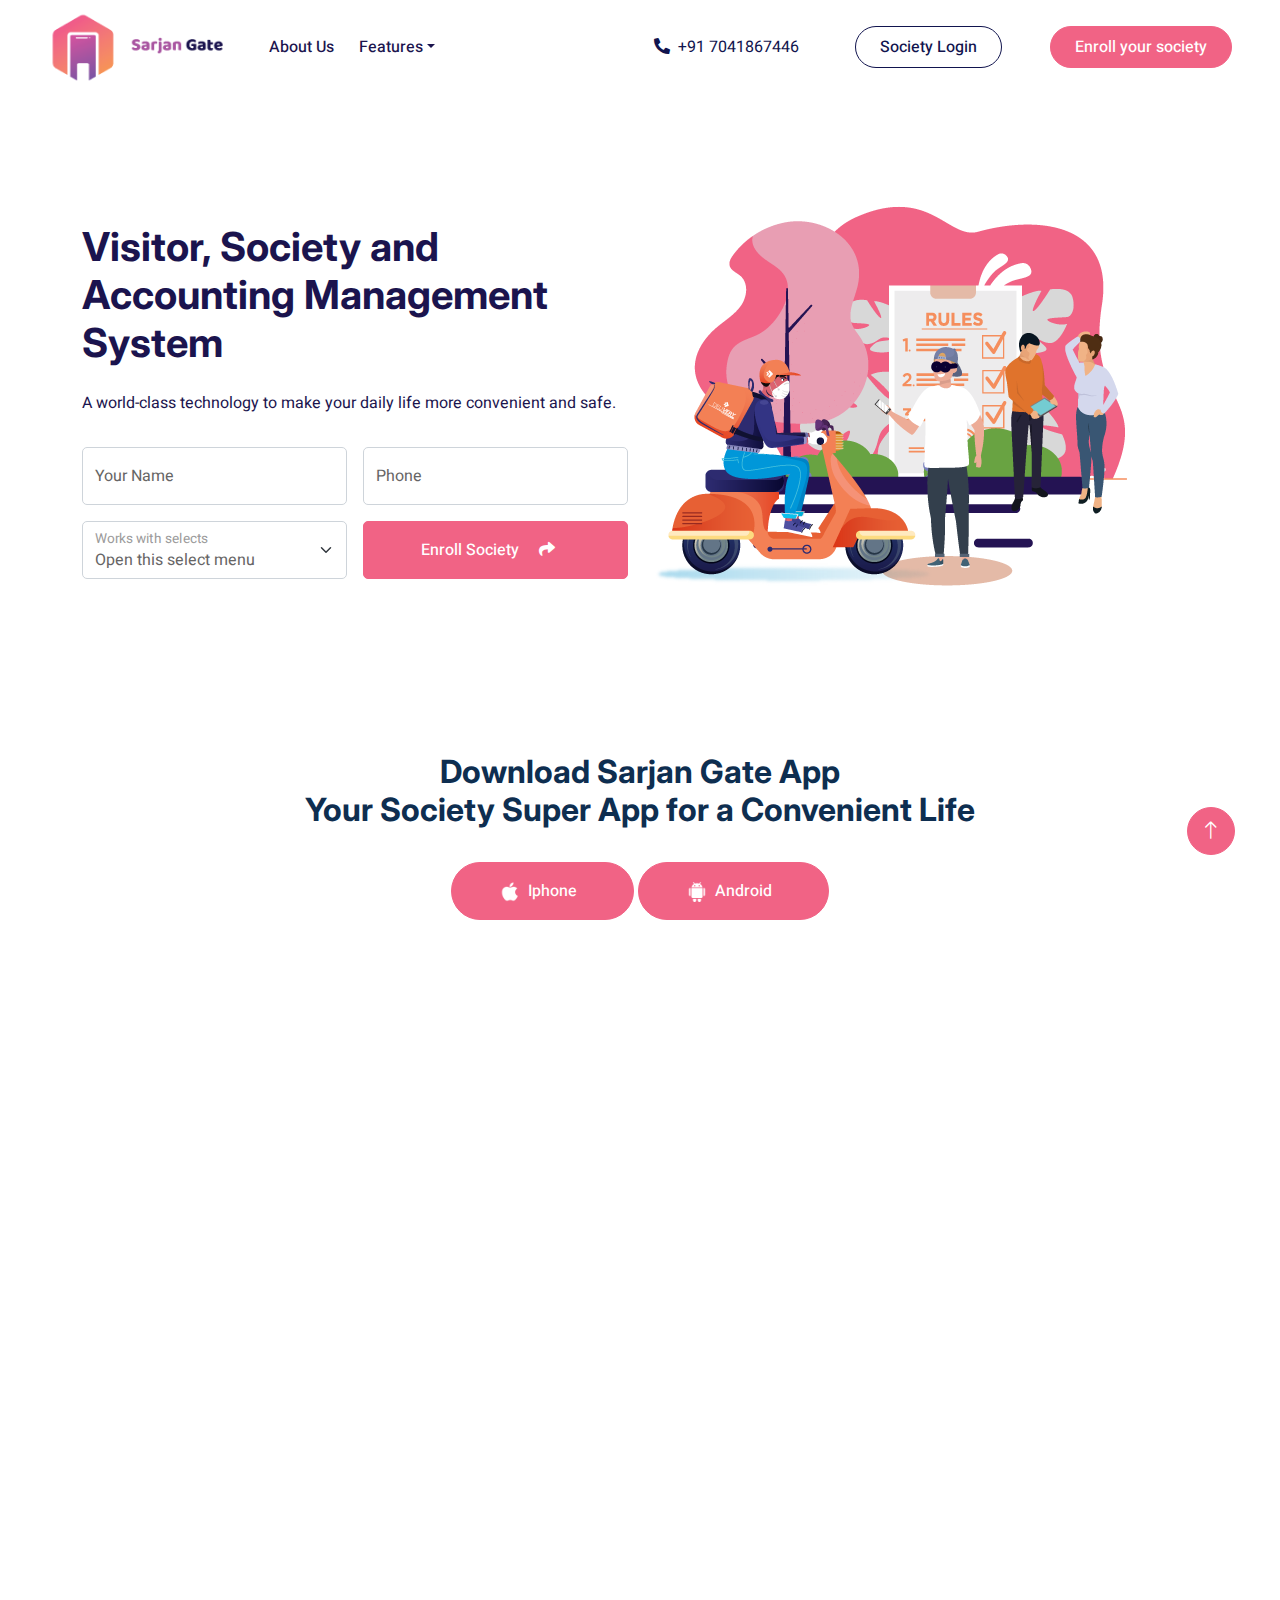
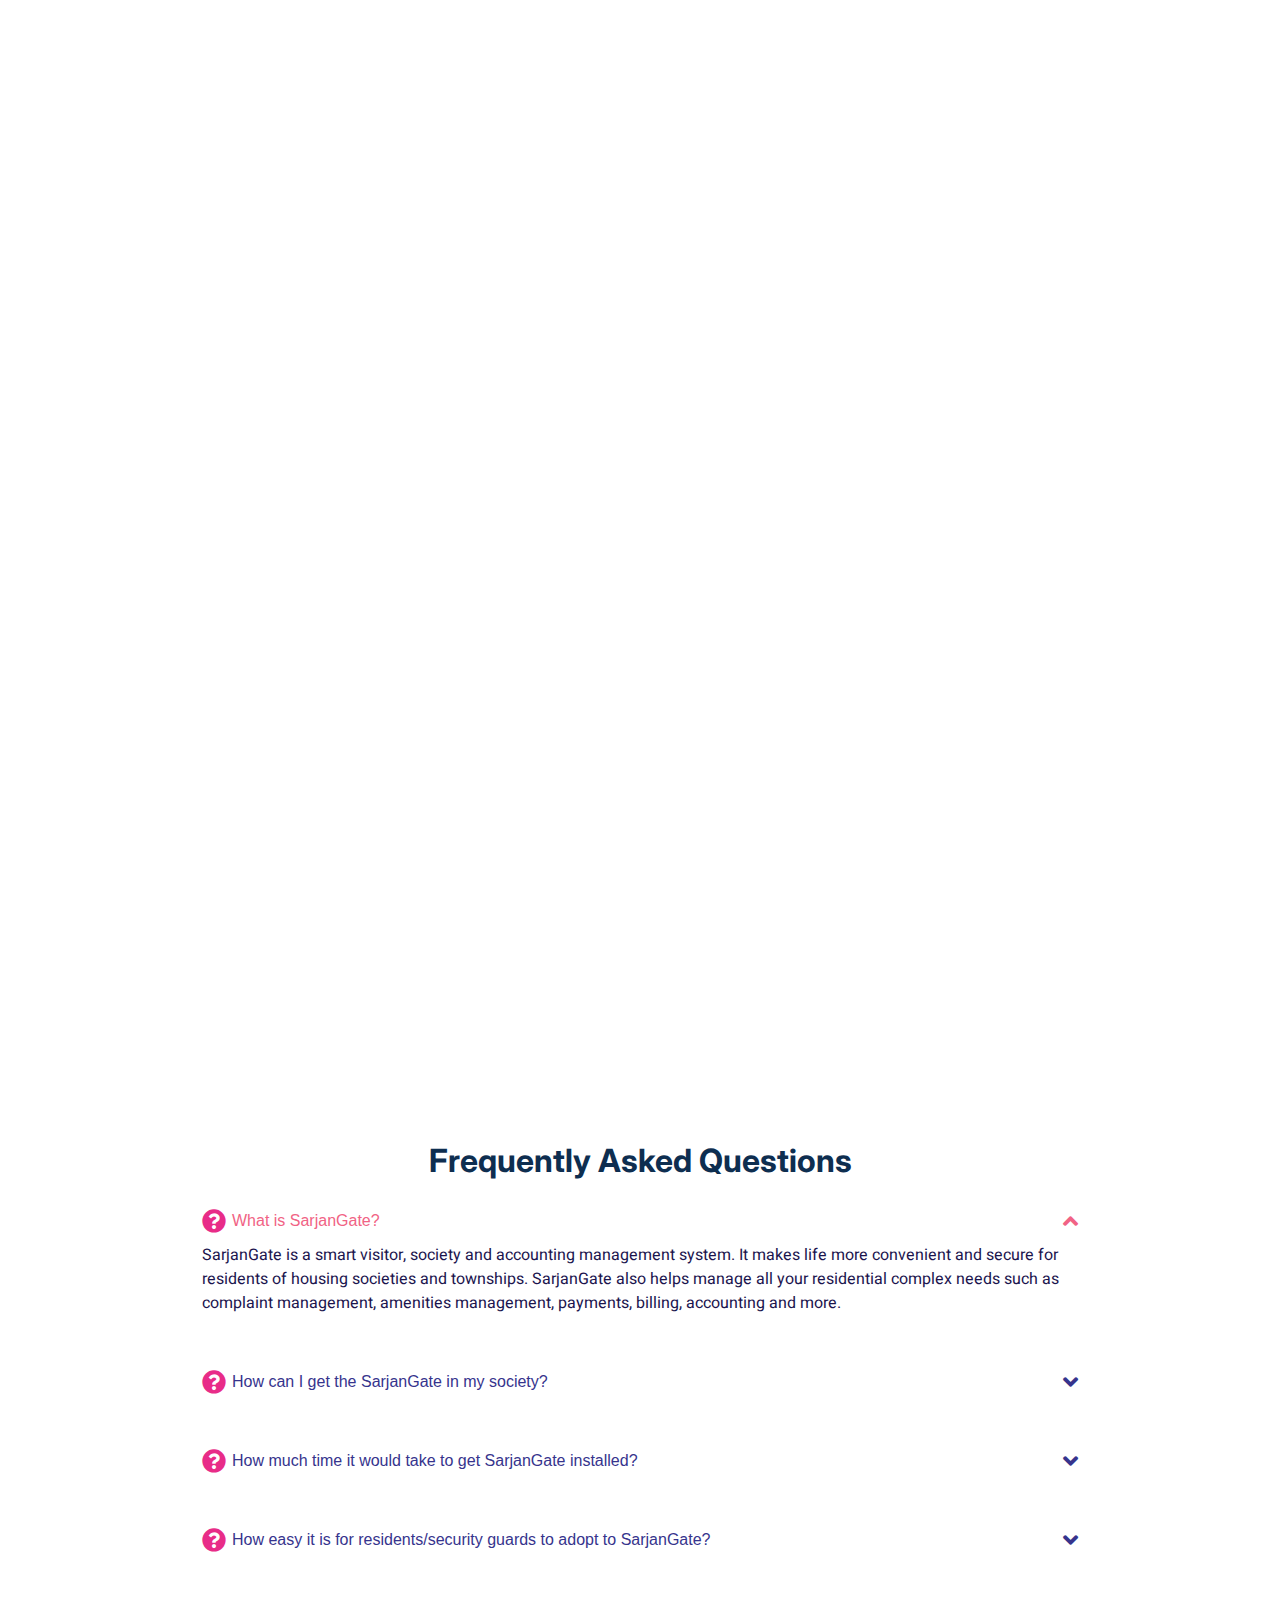
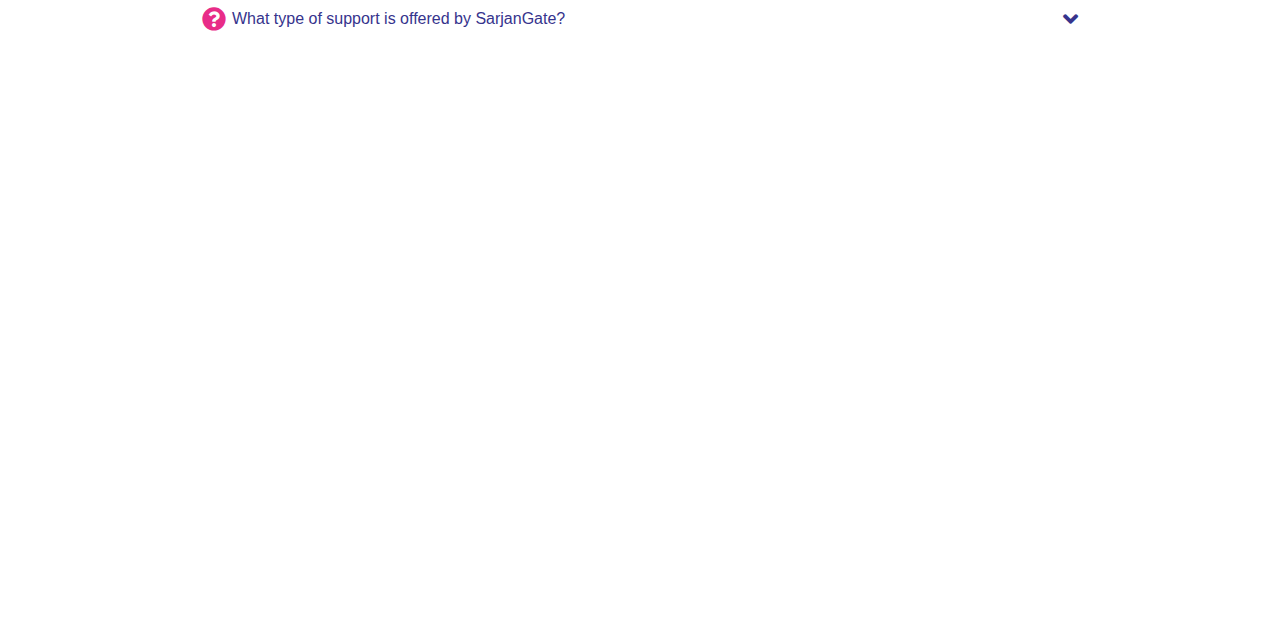
<file: index.html>
<!DOCTYPE html>
<html lang="en">

<head>
    <meta charset="utf-8">
    <title>SarjanGate - Society Security Guard</title>
    <meta content="width=device-width, initial-scale=1.0" name="viewport">
    <meta content name="keywords">
    <meta content name="description">

    <!-- Favicon -->
    <link href="img/favicon.png" rel="icon">



    <!-- Google Web Fonts -->
    <link rel="preconnect" href="https://fonts.googleapis.com">
    <link rel="preconnect" href="https://fonts.gstatic.com" crossorigin>
    <link href="https://fonts.googleapis.com/css2?family=Heebo:wght@400;500;600&family=Inter:wght@700;800&display=swap"
        rel="stylesheet">

    <!-- Icon Font Stylesheet -->
    <link href="https://cdnjs.cloudflare.com/ajax/libs/font-awesome/5.10.0/css/all.min.css" rel="stylesheet">
    <link href="https://cdn.jsdelivr.net/npm/bootstrap-icons@1.4.1/font/bootstrap-icons.css" rel="stylesheet">

    <!-- Libraries Stylesheet -->
    <link href="lib/animate/animate.min.css" rel="stylesheet">
    <link href="lib/owlcarousel/assets/owl.carousel.min.css" rel="stylesheet">

    <!-- Customized Bootstrap Stylesheet -->
    <link href="css/bootstrap.min.css" rel="stylesheet">

    <!-- Template Stylesheet -->
    <link href="css/style.css" rel="stylesheet">
</head>

<body>
    <div class="container-xxl bg-white p-0">
        <!-- Spinner Start -->
        <div id="spinner"
            class="show bg-white position-fixed translate-middle w-100 vh-100 top-50 start-50 d-flex align-items-center justify-content-center">
            <div class="spinner-border text-primary" style="width: 3rem; height: 3rem;" role="status">
                <span class="sr-only">Loading...</span>
            </div>
        </div>
        <!-- Spinner End -->

        <!-- Navbar & Hero Start -->
        <div class="container-xxl position-relative p-0">
            <nav class="navbar navbar-expand-lg navbar-light px-4 px-lg-5 py-3 py-lg-0">
                <a href="index.html" class="navbar-brand p-0">
                    <img src="img/sarjanGate.png" width="100%" height="200px">
                </a>
                <button class="navbar-toggler" type="button" data-bs-toggle="collapse" data-bs-target="#navbarCollapse">
                    <span class="fa fa-bars"></span>
                </button>
                <div class="collapse navbar-collapse" id="navbarCollapse">
                    <div class="navbar-nav me-auto py-0">

                        <a href="about.html" class="nav-item nav-link">About Us</a>


                        <li class="nav-item dropdown">
                            <a class="nav-link dropdown-toggle" href="#" data-bs-toggle="dropdown"
                                data-bs-auto-close="outside">Features</a>
                            <ul class="dropdown-menu shadow">


                                <li class="dropend">
                                    <a href="index.html" class="dropdown-item dropdown" data-bs-toggle="dropdown"
                                        data-bs-auto-close="outside">Resident <i class="fas fa-caret-down mx-2"></i></a>
                                    <ul class="dropdown-menu submenu-first shadow">
                                        <li><a class="dropdown-item" href="guest.html">Visitor Management System</a>
                                        </li>
                                        <li><a class="dropdown-item" href="domestic-staff-management.html"> Domestic
                                                Staff Management</a></li>
                                        <li><a class="dropdown-item" href="communication-management.html"> Communication
                                                Management</a></li>
                                        <li><a class="dropdown-item" href="maintenance-and-utility-bill-payment.html">
                                                Maintenance and Utility Bill Payment</a></li>
                                        <li><a class="dropdown-item" href="sos.html"> Safety</a></li>
                                        <li><a class="dropdown-item" href="ComplaintManagement.html"> Complaint
                                                Management</a></li>
                                    </ul>
                                </li>
                                <!-- <li><hr class="dropdown-divider"></li> -->
                                <li class="dropend">
                                    <a href="#" class="dropdown-item dropdown" data-bs-toggle="dropdown"
                                        data-bs-auto-close="outside">Management<i
                                            class="fas fa-caret-down mx-2"></i></a>
                                    <ul class="dropdown-menu submenu-first shadow">
                                        <!-- <li><a class="dropdown-item" href="erp.html">Accounting and Billing Solution</a></li> -->
                                        <li><a class="dropdown-item" href="bill-maintain.html"> Maintenance and Utility
                                                Bill Payments</a></li>
                                        <li><a class="dropdown-item" href="flat-management.html"> Residents and
                                                Apartments Management</a></li>
                                        <!-- <li><a class="dropdown-item" href=""> Complaint Management</a></li> -->
                                        <li><a class="dropdown-item" href=""> Digitised Communication</a></li>
                                        <li><a class="dropdown-item" href=""> Manage Staff and Vendors</a></li>
                                        <li><a class="dropdown-item" href=""> Amenities Management</a></li>
                                        <li><a class="dropdown-item" href=""> Admin App</a></li>

                                    </ul>
                                </li>
                                <li class="dropend">
                                    <a href="#" class="dropdown-item dropdown" data-bs-toggle="dropdown"
                                        data-bs-auto-close="outside">Security Guard <i
                                            class="fas fa-caret-down mx-2"></i></a>
                                    <ul class="dropdown-menu submenu-first shadow">
                                        <li><a class="dropdown-item" href="">Visitor Management</a></li>
                                        <li><a class="dropdown-item" href=""> Services and Staff Entries/Exits</a></li>
                                        <li><a class="dropdown-item" href=""> User-friendly and Intuitive Guard App</a>
                                        </li>

                                    </ul>
                                </li>

                            </ul>
                        </li>

                    </div>


                    <a href="tel:7041867446" class="contact-info"
                        style="color: #11144e !important;border-color: #11144e;background-color: #fff;">
                        <i class="fas fa-phone-alt"></i><span class="mx-2">+91 7041867446</span></a>
                    <a href class="btn btn-light rounded-pill   py-2 px-4 ms-lg-5" data-bs-toggle="modal"
                        data-bs-target="#exampleModal"
                        style="color: #11144e !important;border-color: #11144e;background-color: #fff;">Society
                        Login
                    </a>
                    <a href class="btn btn-light rounded-pill text-primary py-2 px-4 ms-lg-5" data-bs-toggle="modal"
                        data-bs-target="#exampleModal1"
                        style="color: #fff !important;border-color: #f16385;background-color: #f16385;">
                        Enroll your society</a>
                </div>

            </nav>
            <div class="modal fade" id="exampleModal" tabindex="-1" aria-labelledby="exampleModalLabel"
                aria-hidden="true">
                <div class="container">
                    <div class="modal-dialog">
                        <div class="modal-content">
                            <div class="modal-header">

                                <button type="button" class="btn-close" data-bs-dismiss="modal"
                                    aria-label="Close"></button>

                            </div>

                            <div class="modal-body">
                                <img src="img/sarjanGate.png" class="text-center">
                                <h5 class="modal-title hero-title" id="exampleModalLabel"> Society Login</h5>
                                <p class=" hero-para pb-3">Log in to access your society dashboard
                                </p>

                                <div class="row g-2">
                                    <div class="col-md">
                                        <div class="form-floating ">
                                            <input type="email" class="form-control" id="floatingInputGrid"
                                                placeholder="name@example.com" value="" required>
                                            <label for="floatingInputGrid">Email address</label>
                                        </div>
                                    </div>
                                    <div class="col-md">
                                        <div class="form-floating">

                                            <input type="password" class="form-control" id="floatingInputGrid1"
                                                placeholder="password" value="" required>
                                            <label for="floatingInputGrid1">Password</label>
                                            <p class="mx-1 mt-1"><a href="#">Forgate Password?</a></p>
                                        </div>
                                    </div>

                                    <div class="row">
                                        <div class="col-lg-3"></div>
                                        <div class="col-lg-6 text-center">
                                            <a href class="btn btn-light rounded-pill text-primary"
                                                style="color: #fff !important;border-color: #f16385;background-color: #f16385;">
                                                Login <i class="fas fa-sign-in-alt mx-2"></i></a>
                                        </div>
                                        <div class="col-lg-3"></div>
                                    </div>

                                </div>

                            </div>
                            <!-- <div class="modal-footer">
                                <button type="button" class="btn btn-secondary" data-bs-dismiss="modal">Close</button>
                                <button type="button" class="btn btn-primary">Save changes</button>
                            </div> -->
                        </div>
                    </div>
                </div>

            </div>
            <div class="modal fade" id="exampleModal1" tabindex="-1" aria-labelledby="exampleModalLabel"
                aria-hidden="true">
                <div class="container">
                    <div class="modal-dialog">
                        <div class="modal-content">
                            <div class="modal-header">

                                <button type="button" class="btn-close" data-bs-dismiss="modal"
                                    aria-label="Close"></button>

                            </div>

                            <div class="modal-body">
                                <!-- <img src="img/sarjanGate.png" class="text-center"> -->
                                <h5 class="modal-title hero-title" id="exampleModalLabel">Experience The SarjanGate
                                    Difference!</h5>
                                <p class=" hero-para pb-3">Set up a demo for the entire community
                                </p>

                                <div class="row g-2">
                                    <div class="col-md">
                                        <div class="form-floating ">
                                            <input type="name" class="form-control" id="floatingInputGrid"
                                                placeholder="enter your name" value="" required>
                                            <label for="floatingInputGrid">Enter Name</label>
                                        </div>
                                    </div>
                                    <div class="col-md">
                                        <div class="form-floating ">
                                            <input type="email" class="form-control" id="floatingInputGrid"
                                                placeholder="name@example.com" value="" required>
                                            <label for="floatingInputGrid">Email address</label>
                                        </div>
                                    </div>
                                </div>
                                <div class="row g-2 mt-2">
                                    <div class="col-md">
                                        <div class="form-floating">

                                            <input type="number" class="form-control" id="floatingInputGrid1"
                                                placeholder="phone" value="" required>
                                            <label for="floatingInputGrid1">Phone number</label>

                                        </div>
                                    </div>
                                    <div class="col-md">
                                        <div class="form-floating">

                                            <input type="name" class="form-control" id="floatingInputGrid1"
                                                placeholder="name" value="" required>
                                            <label for="floatingInputGrid1">Society name</label>

                                        </div>
                                    </div>
                                </div>
                                <div class="row g-2 mt-2">
                                    <div class="col-md">
                                        <div class="form-floating">
                                            <select class="form-select" id="floatingSelect"
                                                aria-label="Floating label select example">
                                                <option value="1">Select Reason</option>
                                                <option value="2">Interested For Demo</option>
                                                <option value="3">Existing NoBrokerHood User</option>

                                            </select>
                                            <label for="floatingSelect">SarjanGate</label>
                                        </div>
                                    </div>
                                    <div class="row mt-2">
                                        <div class="col-lg-3"></div>
                                        <div class="col-lg-6 text-center">
                                            <a href class="btn btn-light rounded-pill text-primary"
                                                style="color: #fff !important;border-color: #f16385;background-color: #f16385;">
                                                Enroll Your Society <i class="fas fa-sign-in-alt mx-2"></i></a>
                                        </div>
                                        <div class="col-lg-3"></div>
                                    </div>
                                </div>
                            </div>
                        </div>
                    </div>
                </div>

            </div>

            <div class="container-xxl bg-white hero-header">
                <div class="container">
                    <div class="row  align-items-center">
                        <div class="col-lg-6 text-center text-lg-start">
                            <h1 class="hero-title mb-4 animated zoomIn">Visitor,
                                Society and Accounting Management
                                System</h1>
                            <p class=" hero-para pb-3 animated zoomIn">A
                                world-class technology to make your daily
                                life more convenient
                                and safe.</p>

                            <div class="row justify-content-center">
                                <div class="col-lg-12 wow fadeInUp" data-wow-delay="0.3s">

                                    <form>
                                        <div class="row g-3">
                                            <div class="col-md-6">
                                                <div class="form-floating">
                                                    <input type="text" class="form-control" id="name"
                                                        placeholder="Your Name">
                                                    <label for="name">Your Name</label>
                                                </div>
                                            </div>
                                            <div class="col-md-6">
                                                <div class="form-floating">
                                                    <input type="number" class="form-control" id="phone"
                                                        placeholder="Phone">
                                                    <label for="phone">Phone </label>
                                                </div>
                                            </div>
                                            <div class="col-6">
                                                <div class="form-floating">
                                                    <select class="form-select" id="floatingSelect"
                                                        aria-label="Floating label select example">
                                                        <option selected>Open this select menu</option>
                                                        <option value="1">One</option>
                                                        <option value="2">Two</option>
                                                        <option value="3">Three</option>
                                                    </select>
                                                    <label for="floatingSelect">Works with selects</label>
                                                </div>
                                            </div>

                                            <div class="col-6">
                                                <button class="btn btn-primary w-100 py-3" type="submit"
                                                    style="color: #fff !important;border-color: #f16385;background-color: #f16385;">Enroll
                                                    Society <i class="fas fa-share mx-3"></i></button>
                                            </div>
                                        </div>
                                    </form>
                                </div>
                            </div>

                        </div>
                        <div class="col-lg-6 text-center text-lg-start">
                            <img class="img-fluid animated zoomIn" src="img/new-hero2.png" alt>
                        </div>
                    </div>
                </div>
            </div>
        </div>
        <!-- Navbar & Hero End -->


        <!-- Download start -->
        <div class="container-xxl">
            <div class="container">
                <div class="row g-5 align-items-center text-center">

                    <div class="col-lg-12 wow fadeInUp" data-wow-delay="0.1s">

                        <h2 class="mb-4">Download Sarjan Gate App<br />
                            Your Society Super App for a Convenient Life</h2>


                        <a class="btn btn-primary rounded-pill py-3 px-5 mt-2"
                            style="color: #fff !important;border-color: #f16385;background-color: #f16385;" href>
                            <img src="img/apple.png" alt="iphone" width="20" class="src"><span
                                class="mx-2">Iphone</span></a>
                        <a class="btn btn-primary rounded-pill py-3 px-5 mt-2"
                            style="color: #fff !important;border-color: #f16385;background-color: #f16385;" href><img
                                src="img/android.png" width="20" alt="iphone" width="20" class="src"><span
                                class="mx-2">Android</span></a>
                    </div>
                </div>
            </div>
        </div>
        <!-- Download End -->
        <!-- About Start -->
        <!-- <div class="container-xxl py-6">
            <div class="container">
                <div class="row g-5 align-items-center">
                    <div class="col-lg-6 wow zoomIn" data-wow-delay="0.1s">
                        <img class="img-fluid" src="img/about.png">
                    </div>
                    <div class="col-lg-6 wow fadeInUp" data-wow-delay="0.1s">
                        <div class="d-inline-block border rounded-pill text-primary px-4 mb-3">About
                            Us</div>
                        <h2 class="mb-4">Award Wining Consultancy Agency For
                            Your Business</h2>
                        <p class="mb-4">Tempor erat elitr rebum at clita.
                            Diam dolor diam ipsum et tempor sit. Aliqu diam
                            amet diam et eos labore. Clita erat ipsum et
                            lorem et sit, sed stet no labore lorem sit.
                            Sanctus clita duo justo et tempor eirmod</p>
                        <div class="row g-3 mb-4">
                            <div class="col-12 d-flex">
                                <div class="flex-shrink-0 btn-lg-square rounded-circle bg-primary">
                                    <i class="fa fa-user-tie text-white"></i>
                                </div>
                                <div class="ms-4">
                                    <h6>Business Planning</h6>
                                    <span>Tempor erat elitr rebum at clita.
                                        Diam dolor ipsum amet eos erat ipsum
                                        lorem et sit sed stet lorem sit
                                        clita duo</span>
                                </div>
                            </div>
                            <div class="col-12 d-flex">
                                <div class="flex-shrink-0 btn-lg-square rounded-circle bg-primary">
                                    <i class="fa fa-chart-line text-white"></i>
                                </div>
                                <div class="ms-4">
                                    <h6>Financial Analaysis</h6>
                                    <span>Tempor erat elitr rebum at clita.
                                        Diam dolor ipsum amet eos erat ipsum
                                        lorem et sit sed stet lorem sit
                                        clita duo</span>
                                </div>
                            </div>
                        </div>
                        <a class="btn btn-primary rounded-pill py-3 px-5 mt-2" href>Read More</a>
                    </div>
                </div>
            </div>
        </div> -->
        <!-- About End -->

        <!-- Newsletter Start -->
        <div class="container-xxl bg-primary my-6 wow fadeInUp" data-wow-delay="0.1s">
            <div class="container px-lg-5">
                <div class="row align-items-center" style="height: 250px;">
                    <div class="col-12 col-md-6">
                        <h3 class="text-white">Ready to get started</h3>
                        <small class="text-white">Diam elitr est dolore at
                            sanctus nonumy.</small>
                        <div class="position-relative w-100 mt-3">
                            <input class="form-control border-0 rounded-pill w-100 ps-4 pe-5" type="text"
                                placeholder="Enter Your Email" style="height: 48px;">
                            <button type="button" class="btn shadow-none position-absolute top-0 end-0 mt-1 me-2"><i
                                    class="fa fa-paper-plane text-primary fs-4"></i></button>
                        </div>
                    </div>
                    <div class="col-md-6 text-center mb-n5 d-none d-md-block">
                        <img class="img-fluid mt-5" style="max-height: 250px;" src="img/sub.png">
                    </div>
                </div>
            </div>
        </div>
        <!-- Newsletter End -->

        <!-- Service Start -->
        <div class="container-xxl py-6">
            <div class="container">
                <div class="mx-auto text-center wow fadeInUp" data-wow-delay="0.1s" style="max-width: 600px;">
                    <div class="d-inline-block border rounded-pill text-primary px-4 mb-3">Residents</div>
                    <h2 class="mb-5">SarjanGate for Every Need</h2>
                    <p class="hero-para mb-4">Improve the security standards of your gated community with our
                        technologically
                        advanced and in-house engineered security and community management tool. We offer numerous
                        innovative features that are sure to simplify your everyday chores.</p>
                </div>
                <div class="row g-4">
                    <div class="col-lg-4 col-md-6 wow fadeInUp" data-wow-delay="0.1s">
                        <div class="service-item rounded h-100">
                            <div class="row">
                                <div class="col-lg-12 text-center">
                                    <div class="row">
                                        <div class="col-2">
                                        </div>
                                        <div class="col-8">
                                            <div class="d-flex justify-content-between text-center">
                                                <!-- <div class="service-icon">
                                                    <i class="fa fa-user-tie fa-2x"></i>
                                                </div>
                                                <a class="service-btn" href>
                                                    <i class="fa fa-link fa-2x"></i>
                                                </a> -->
                                                <img src="img/p1.png" alt="" class="src">
                                            </div>
                                        </div>
                                        <div class="col-2">
                                        </div>
                                    </div>

                                </div>
                            </div>
                            <div class="p-5 text-left">
                                <h5 class="mb-1">Visitor Management System</h5>
                                <span>Easy tracking of visitors, cabs, and even your deliveries! It’s a one-stop
                                    solution to manage all your visitors whether you are inside the society or
                                    not.</span>

                            </div>
                        </div>
                    </div>
                    <div class="col-lg-4 col-md-6 wow fadeInUp" data-wow-delay="0.3s">
                        <div class="service-item rounded h-100">
                            <div class="row">
                                <div class="col-lg-12 text-center">
                                    <div class="row">
                                        <div class="col-2">
                                        </div>
                                        <div class="col-8">
                                            <div class="d-flex justify-content-between text-center">

                                                <img src="img/p2.png" alt="" class="src">
                                            </div>
                                        </div>
                                        <div class="col-2">
                                        </div>
                                    </div>

                                </div>
                            </div>

                            <div class="p-5 text-left">
                                <h5 class="mb-1">Communication management</h5>
                                <span>Discussions, alerts, announcements…it’s all here! Stay updated with all society
                                    related information.</span>

                            </div>
                        </div>
                    </div>
                    <div class="col-lg-4 col-md-6 wow fadeInUp" data-wow-delay="0.6s">
                        <div class="service-item rounded h-100">
                            <div class="row">
                                <div class="col-lg-12 text-center">
                                    <div class="row">
                                        <div class="col-2">
                                        </div>
                                        <div class="col-8">
                                            <div class="d-flex justify-content-between text-center">

                                                <img src="img/p3.png" alt="" class="src">
                                            </div>
                                        </div>
                                        <div class="col-2">
                                        </div>
                                    </div>

                                </div>
                            </div>

                            <div class="p-5 text-left">
                                <h5 class="mb-1">Domestic Staff Management</h5>
                                <span>Get notified the moment your staff enter the society premises. Maintain their
                                    attendance digitally and also choose the best-rated domestic help for your
                                    home.</span>

                            </div>


                        </div>
                    </div>
                    <div class="col-lg-4 col-md-6 wow fadeInUp" data-wow-delay="0.1s">
                        <div class="service-item rounded h-100">
                            <div class="row">
                                <div class="col-lg-12 text-center">
                                    <div class="row">
                                        <div class="col-2">
                                        </div>
                                        <div class="col-8">
                                            <div class="d-flex justify-content-between text-center">

                                                <img src="img/p4.png" alt="" class="src">
                                            </div>
                                        </div>
                                        <div class="col-2">
                                        </div>
                                    </div>

                                </div>
                            </div>

                            <div class="p-5 text-left">
                                <h5 class="mb-1">Maintenance and Utility Bill Payments</h5>
                                <span>Make and track payments all in one place. You can also check your next payment due
                                    date and view payment history.</span>

                            </div>


                        </div>
                    </div>
                    <div class="col-lg-4 col-md-6 wow fadeInUp" data-wow-delay="0.3s">
                        <div class="service-item rounded h-100">
                            <div class="row">
                                <div class="col-lg-12 text-center">
                                    <div class="row">
                                        <div class="col-2">
                                        </div>
                                        <div class="col-8">
                                            <div class="d-flex justify-content-between text-center">

                                                <img src="img/p5.png" alt="" class="src">
                                            </div>
                                        </div>
                                        <div class="col-2">
                                        </div>
                                    </div>

                                </div>
                            </div>

                            <div class="p-5 text-left">
                                <h5 class="mb-1">Safety Management</h5>
                                <span>Digital tracking of entry and exit times to keep your society safe and secure.
                                    Moreover, a special SOS button in the resident app alerts on-duty guards to come to
                                    your aid during an emergency.</span>

                            </div>


                        </div>
                    </div>
                    <div class="col-lg-4 col-md-6 wow fadeInUp" data-wow-delay="0.6s">
                        <div class="service-item rounded h-100">
                            <div class="row">
                                <div class="col-lg-12 text-center">
                                    <div class="row">
                                        <div class="col-2">
                                        </div>
                                        <div class="col-8">
                                            <div class="d-flex justify-content-between text-center">

                                                <img src="img/p6.png" alt="" class="src">
                                            </div>
                                        </div>
                                        <div class="col-2">
                                        </div>
                                    </div>

                                </div>
                            </div>

                            <div class="p-5 text-left">
                                <h5 class="mb-1">Complaint Management</h5>
                                <span>Get your complaints resolved lightning fast! All you need to do is raise a
                                    complaint here. The committee members will be notified instantly, and you can track
                                    your complaint status at any time.</span>

                            </div>


                        </div>
                    </div>
                </div>
            </div>
        </div>
        <!-- Service End -->

        <!-- Features Start -->
        <!-- <div class="container-xxl py-6">
            <div class="container">
                <div class="row g-5">
                    <div class="col-lg-5 wow fadeInUp" data-wow-delay="0.1s">
                        <div class="d-inline-block border rounded-pill text-primary px-4 mb-3">Management</div>
                        <h2 class="mb-4">Why People Choose Us? We Are
                            Trusted & Award Wining Agency</h2>
                        <p>Clita nonumy sanctus nonumy et clita tempor, et
                            sea amet ut et sadipscing rebum amet takimata
                            amet, sed accusam eos eos dolores dolore et. Et
                            ea ea dolor rebum invidunt clita eos. Sea
                            accusam stet stet ipsum, sit ipsum et ipsum
                            kasd</p>
                        <p>Et ea ea dolor rebum invidunt clita eos. Sea
                            accusam stet stet ipsum, sit ipsum et ipsum
                            kasd</p>
                        <a class="btn btn-primary rounded-pill py-3 px-5 mt-2" href>Read More</a>
                    </div>
                    <div class="col-lg-7">
                        <div class="row g-5">
                            <div class="col-sm-6 wow fadeIn" data-wow-delay="0.1s">
                                <div class="d-flex align-items-center mb-3">
                                    <div class="flex-shrink-0 btn-square bg-primary rounded-circle me-3">
                                        <i class="fa fa-cubes text-white"></i>
                                    </div>
                                    <h6 class="mb-0">Best In Industry</h6>
                                </div>
                                <span>Magna sea eos sit dolor, ipsum amet
                                    ipsum lorem diam eos diam dolor</span>
                            </div>
                            <div class="col-sm-6 wow fadeIn" data-wow-delay="0.2s">
                                <div class="d-flex align-items-center mb-3">
                                    <div class="flex-shrink-0 btn-square bg-primary rounded-circle me-3">
                                        <i class="fa fa-percent text-white"></i>
                                    </div>
                                    <h6 class="mb-0">99% Success Rate</h6>
                                </div>
                                <span>Magna sea eos sit dolor, ipsum amet
                                    ipsum lorem diam eos diam dolor</span>
                            </div>
                            <div class="col-sm-6 wow fadeIn" data-wow-delay="0.3s">
                                <div class="d-flex align-items-center mb-3">
                                    <div class="flex-shrink-0 btn-square bg-primary rounded-circle me-3">
                                        <i class="fa fa-award text-white"></i>
                                    </div>
                                    <h6 class="mb-0">Award Winning</h6>
                                </div>
                                <span>Magna sea eos sit dolor, ipsum amet
                                    ipsum lorem diam eos diam dolor</span>
                            </div>
                            <div class="col-sm-6 wow fadeIn" data-wow-delay="0.4s">
                                <div class="d-flex align-items-center mb-3">
                                    <div class="flex-shrink-0 btn-square bg-primary rounded-circle me-3">
                                        <i class="fa fa-smile-beam text-white"></i>
                                    </div>
                                    <h6 class="mb-0">100% Happy Client</h6>
                                </div>
                                <span>Magna sea eos sit dolor, ipsum amet
                                    ipsum lorem diam eos diam dolor</span>
                            </div>
                            <div class="col-sm-6 wow fadeIn" data-wow-delay="0.5s">
                                <div class="d-flex align-items-center mb-3">
                                    <div class="flex-shrink-0 btn-square bg-primary rounded-circle me-3">
                                        <i class="fa fa-user-tie text-white"></i>
                                    </div>
                                    <h6 class="mb-0">Professional
                                        Advisors</h6>
                                </div>
                                <span>Magna sea eos sit dolor, ipsum amet
                                    ipsum lorem diam eos diam dolor</span>
                            </div>
                            <div class="col-sm-6 wow fadeIn" data-wow-delay="0.6s">
                                <div class="d-flex align-items-center mb-3">
                                    <div class="flex-shrink-0 btn-square bg-primary rounded-circle me-3">
                                        <i class="fa fa-headset text-white"></i>
                                    </div>
                                    <h6 class="mb-0">24/7 Customer
                                        Support</h6>
                                </div>
                                <span>Magna sea eos sit dolor, ipsum amet
                                    ipsum lorem diam eos diam dolor</span>
                            </div>
                        </div>
                    </div>
                </div>
            </div>
        </div> -->
        <!-- Features End -->

        <!-- Client Start -->
        <!-- <div class="container-xxl bg-primary my-6 py-5 wow fadeInUp" data-wow-delay="0.1s">
            <div class="container">
                <div class="owl-carousel client-carousel">
                    <a href="#"><img class="img-fluid" src="img/logo-1.png" alt></a>
                    <a href="#"><img class="img-fluid" src="img/logo-2.png" alt></a>
                    <a href="#"><img class="img-fluid" src="img/logo-3.png" alt></a>
                    <a href="#"><img class="img-fluid" src="img/logo-4.png" alt></a>
                    <a href="#"><img class="img-fluid" src="img/logo-5.png" alt></a>
                    <a href="#"><img class="img-fluid" src="img/logo-6.png" alt></a>
                    <a href="#"><img class="img-fluid" src="img/logo-7.png" alt></a>
                    <a href="#"><img class="img-fluid" src="img/logo-8.png" alt></a>
                </div>
            </div>
        </div> -->
        <!-- Client End -->

        <!-- Testimonial Start -->
        <!-- <div class="container-xxl py-6">
            <div class="container">
                <div class="mx-auto text-center wow fadeInUp" data-wow-delay="0.1s" style="max-width: 600px;">
                    <div class="d-inline-block border rounded-pill text-primary px-4 mb-3">Testimonial</div>
                    <h2 class="mb-5">Why Choose Sarjan Gate?</h2>
                </div>
                <div class="owl-carousel testimonial-carousel wow fadeInUp" data-wow-delay="0.1s">
                    <div class="row">
                        <div class="col-lg-12">
                            <div class="testimonial-item rounded p-4">
                                <div class="row">
                                    <div class="col-lg-6">
                                        <div class="d-flex align-items-center">
                                            <img class="img-fluid flex-shrink-0 rounded-circle" src="img/t1.png">
            
                                        </div>
                                    </div>
                                    <div class="col-lg-6">
                                        <div class="ps-3">
                                            <h6 class="mb-1">Client Name</h6>
                                            <small>Profession</small>
                                        </div>
                                        <p>Dolor et eos labore, stet justo sed est sed. Diam
                                            sed sed dolor stet amet eirmod eos labore
                                            diam</p>
                                    </div>
                                    
                                </div>
                                
                            </div>
                           
                        </div>
                    </div>
                    
                   
                    
                </div>
            </div>
        </div> -->
        <!-- Testimonial End -->

        <section id="faq" class="faq">
            <div class="container">
                <div style="text-align:center;">
                    <h2>Frequently Asked Questions</h2>
                </div>

                <div class="faq-list">
                    <ul>
                        <li>
                            <i class="fa fa-question-circle icon-help" aria-hidden="true"></i> <a
                                data-bs-toggle="collapse" class="collapse" data-bs-target="#faq-list-1">What is
                                SarjanGate?<i class="fa fa-sm fa-angle-down icon-show" aria-hidden="true"></i><i
                                    class="fa fa-sm fa-angle-up icon-close"></i></a>
                            <div id="faq-list-1" class="collapse show" data-bs-parent=".faq-list">
                                <p class="hero-para">
                                    SarjanGate is a smart visitor, society and accounting management system. It makes
                                    life more convenient and secure for residents of housing societies and townships.
                                    SarjanGate also helps manage all your residential complex needs such as complaint
                                    management, amenities management, payments, billing, accounting and more.
                                </p>
                            </div>
                        </li>

                        <li>
                            <i class="fa fa-question-circle icon-help" aria-hidden="true"></i> <a
                                data-bs-toggle="collapse" data-bs-target="#faq-list-2" class="collapsed">How can I get
                                the SarjanGate in my society?<i class="fa fa-sm fa-angle-down icon-show"
                                    aria-hidden="true"></i><i class="fa fa-sm fa-angle-up icon-close"></i></a>
                            <div id="faq-list-2" class="collapse" data-bs-parent=".faq-list">
                                <p class="hero-para">
                                    To use SarjanGate in your society, your society management committee needs to sign
                                    up with us. Connect with us on +91 7041867446 or email us on hello@SarjanGate.com
                                    for demo and to sign up.
                                </p>
                            </div>
                        </li>

                        <li>
                            <i class="fa fa-question-circle icon-help" aria-hidden="true"></i> <a
                                data-bs-toggle="collapse" data-bs-target="#faq-list-3" class="collapsed">How much time
                                it would take to get SarjanGate installed?<i class="fa fa-sm fa-angle-down icon-show"
                                    aria-hidden="true"></i><i class="fa fa-sm fa-angle-up icon-close"></i></a>
                            <div id="faq-list-3" class="collapse" data-bs-parent=".faq-list">
                                <p class="hero-para">
                                    The entire SarjanGate module can be deployed within 2 days of formally signing up.
                                    We will create the backend database of security guards and service staff. Residents
                                    can simply download and use the app after the society is onboarded.
                                </p>
                            </div>
                        </li>

                        <li>
                            <i class="fa fa-question-circle icon-help" aria-hidden="true"></i> <a
                                data-bs-toggle="collapse" data-bs-target="#faq-list-4" class="collapsed">How easy it is
                                for residents/security guards to adopt to SarjanGate?<i
                                    class="fa fa-sm fa-angle-down icon-show" aria-hidden="true"></i><i
                                    class="fa fa-sm fa-angle-up icon-close"></i></a>
                            <div id="faq-list-4" class="collapse" data-bs-parent=".faq-list">
                                <p class="hero-para">
                                    The resident app, as well as the Guard app is very intuitive and has very simple
                                    navigation. The guard app is also available in multiple languages making it really
                                    easy to use.
                                </p>
                            </div>
                        </li>

                        <li>
                            <i class="fa fa-question-circle icon-help" aria-hidden="true"></i> <a
                                data-bs-toggle="collapse" data-bs-target="#faq-list-5" class="collapsed">What type of
                                support is offered by SarjanGate?<i class="fa fa-sm fa-angle-down icon-show"
                                    aria-hidden="true"></i><i class="fa fa-sm fa-angle-up icon-close"></i></a>
                            <div id="faq-list-5" class="collapse" data-bs-parent=".faq-list">
                                <p class="hero-para">
                                    With SarjanGate you get exceptional support. Support includes onboarding of the
                                    entire society, training of the security team and staff members, to addressing
                                    resident queries at any time. Every society is assigned a direct operational person
                                    to cater to and address any issues or queries.
                                </p>
                            </div>
                        </li>



                    </ul>
                </div>

            </div>
        </section>

        <!-- Team Start -->
        <!-- <div class="container-xxl py-6">
            <div class="container">
                <div class="mx-auto text-center wow fadeInUp" data-wow-delay="0.1s" style="max-width: 600px;">
                    <div class="d-inline-block border rounded-pill text-primary px-4 mb-3">Our
                        Team</div>
                    <h2 class="mb-5">Meet Our Team Members</h2>
                </div>
                <div class="row g-4">
                    <div class="col-lg-3 col-md-6 wow fadeInUp" data-wow-delay="0.1s">
                        <div class="team-item">
                            <h5>Full Name</h5>
                            <p class="mb-4">Designation</p>
                            <img class="img-fluid rounded-circle w-100 mb-4" src="img/team-1.jpg" alt>
                            <div class="d-flex justify-content-center">
                                <a class="btn btn-square text-primary bg-white m-1" href><i
                                        class="fab fa-facebook-f"></i></a>
                                <a class="btn btn-square text-primary bg-white m-1" href><i
                                        class="fab fa-twitter"></i></a>
                                <a class="btn btn-square text-primary bg-white m-1" href><i
                                        class="fab fa-linkedin-in"></i></a>
                            </div>
                        </div>
                    </div>
                    <div class="col-lg-3 col-md-6 wow fadeInUp" data-wow-delay="0.3s">
                        <div class="team-item">
                            <h5>Full Name</h5>
                            <p class="mb-4">Designation</p>
                            <img class="img-fluid rounded-circle w-100 mb-4" src="img/team-2.jpg" alt>
                            <div class="d-flex justify-content-center">
                                <a class="btn btn-square text-primary bg-white m-1" href><i
                                        class="fab fa-facebook-f"></i></a>
                                <a class="btn btn-square text-primary bg-white m-1" href><i
                                        class="fab fa-twitter"></i></a>
                                <a class="btn btn-square text-primary bg-white m-1" href><i
                                        class="fab fa-linkedin-in"></i></a>
                            </div>
                        </div>
                    </div>
                    <div class="col-lg-3 col-md-6 wow fadeInUp" data-wow-delay="0.5s">
                        <div class="team-item">
                            <h5>Full Name</h5>
                            <p class="mb-4">Designation</p>
                            <img class="img-fluid rounded-circle w-100 mb-4" src="img/team-3.jpg" alt>
                            <div class="d-flex justify-content-center">
                                <a class="btn btn-square text-primary bg-white m-1" href><i
                                        class="fab fa-facebook-f"></i></a>
                                <a class="btn btn-square text-primary bg-white m-1" href><i
                                        class="fab fa-twitter"></i></a>
                                <a class="btn btn-square text-primary bg-white m-1" href><i
                                        class="fab fa-linkedin-in"></i></a>
                            </div>
                        </div>
                    </div>
                    <div class="col-lg-3 col-md-6 wow fadeInUp" data-wow-delay="0.7s">
                        <div class="team-item">
                            <h5>Full Name</h5>
                            <p class="mb-4">Designation</p>
                            <img class="img-fluid rounded-circle w-100 mb-4" src="img/team-4.jpg" alt>
                            <div class="d-flex justify-content-center">
                                <a class="btn btn-square text-primary bg-white m-1" href><i
                                        class="fab fa-facebook-f"></i></a>
                                <a class="btn btn-square text-primary bg-white m-1" href><i
                                        class="fab fa-twitter"></i></a>
                                <a class="btn btn-square text-primary bg-white m-1" href><i
                                        class="fab fa-linkedin-in"></i></a>
                            </div>
                        </div>
                    </div>
                </div>
            </div>
        </div> -->
        <!-- Team End -->




        <!-- Footer Start -->
        <div class="container-fluid bg-dark text-light footer pt-5 wow fadeIn" data-wow-delay="0.1s"
            style="margin-top: 6rem;">
            <div class="container py-5">
                <div class="row g-5">
                    <div class="col-md-6 col-lg-3">

                        <h5 class="text-white mb-4">SarjanGate</h5>
                        <p><i class="fa fa-map-marker-alt me-3"></i>Ahemdabad</p>
                        <p><i class="fa fa-phone-alt me-3"></i><a href="tel:7041867446"
                                class="text-white">7041867446</a></p>
                        <p><i class="fa fa-envelope me-3"></i>info@example.com</p>
                        <div class="d-flex pt-2">
                            <a class="btn btn-outline-light btn-social" href><i class="fab fa-twitter"></i></a>
                            <a class="btn btn-outline-light btn-social" href><i class="fab fa-facebook-f"></i></a>
                            <a class="btn btn-outline-light btn-social" href><i class="fab fa-youtube"></i></a>
                            <a class="btn btn-outline-light btn-social" href><i class="fab fa-instagram"></i></a>
                            <a class="btn btn-outline-light btn-social" href><i class="fab fa-linkedin-in"></i></a>
                        </div>
                    </div>
                    <div class="col-md-6 col-lg-3">
                        <h5 class="text-white mb-4">Quick Link</h5>
                        <a class="btn btn-link" href>About Us</a>
                        <a class="btn btn-link" href>Contact Us</a>
                        <a class="btn btn-link" href>Privacy Policy</a>
                        <a class="btn btn-link" href>Terms & Condition</a>
                        <a class="btn btn-link" href>Career</a>
                    </div>
                    <div class="col-md-6 col-lg-3">
                        <h5 class="text-white mb-4">Popular Link</h5>
                        <a class="btn btn-link" href>About Us</a>
                        <a class="btn btn-link" href>Contact Us</a>
                        <a class="btn btn-link" href>Privacy Policy</a>
                        <a class="btn btn-link" href>Terms & Condition</a>
                        <a class="btn btn-link" href>Career</a>
                    </div>
                    <div class="col-md-6 col-lg-3">
                        <h5 class="text-white mb-4">Newsletter</h5>
                        <p>Lorem ipsum dolor sit amet elit. Phasellus nec
                            pretium mi. Curabitur facilisis ornare velit non
                            vulpu</p>
                        <div class="position-relative w-100 mt-3">
                            <input class="form-control border-0 rounded-pill w-100 ps-4 pe-5" type="text"
                                placeholder="Your Email" style="height: 48px;">
                            <button type="button" class="btn shadow-none position-absolute top-0 end-0 mt-1 me-2"><i
                                    class="fa fa-paper-plane text-primary fs-4"></i></button>
                        </div>
                    </div>
                </div>
            </div>
            <div class="container">
                <div class="copyright">
                    <div class="row">
                        <div class="col-md-6 text-center text-md-start mb-3 mb-md-0">
                            &copy; <a class="border-bottom" href="#">SarjanGate</a>, All Right Reserved.

                            <!--/*** This template is free as long as you keep the footer author’s credit link/attribution link/backlink. If you'd like to use the template without the footer author’s credit link/attribution link/backlink, you can purchase the Credit Removal License from "https://htmlcodex.com/credit-removal". Thank you for your support. ***/-->
                            Designed By <a class="border-bottom" href="#">Hackberry Softech</a>
                            <br>Distributed By: <a class="border-bottom" href="#" target="_blank">Sarjan Homes</a>
                        </div>
                        <div class="col-md-6 text-center text-md-end">
                            <div class="footer-menu">
                                <a href>Home</a>
                                <a href>Cookies</a>
                                <a href>Help</a>
                                <a href>FQAs</a>
                            </div>
                        </div>
                    </div>
                </div>
            </div>
        </div>
        <!-- Footer End -->

        <!-- Back to Top -->
        <a href="#" class="btn btn-lg btn-primary btn-lg-square back-to-top"
            style="color: #fff !important;border-color: #f16385;background-color: #f16385;"><i
                class="bi bi-arrow-up"></i></a>
    </div>

    <!-- JavaScript Libraries -->
    <script src="https://code.jquery.com/jquery-3.4.1.min.js"></script>
    <script src="https://cdn.jsdelivr.net/npm/bootstrap@5.0.0/dist/js/bootstrap.bundle.min.js"></script>
    <script src="lib/wow/wow.min.js"></script>
    <script src="lib/easing/easing.min.js"></script>
    <script src="lib/waypoints/waypoints.min.js"></script>
    <script src="lib/owlcarousel/owl.carousel.min.js"></script>









    <!-- Template Javascript -->
    <script src="js/main.js"></script>
</body>

</html>
</file>
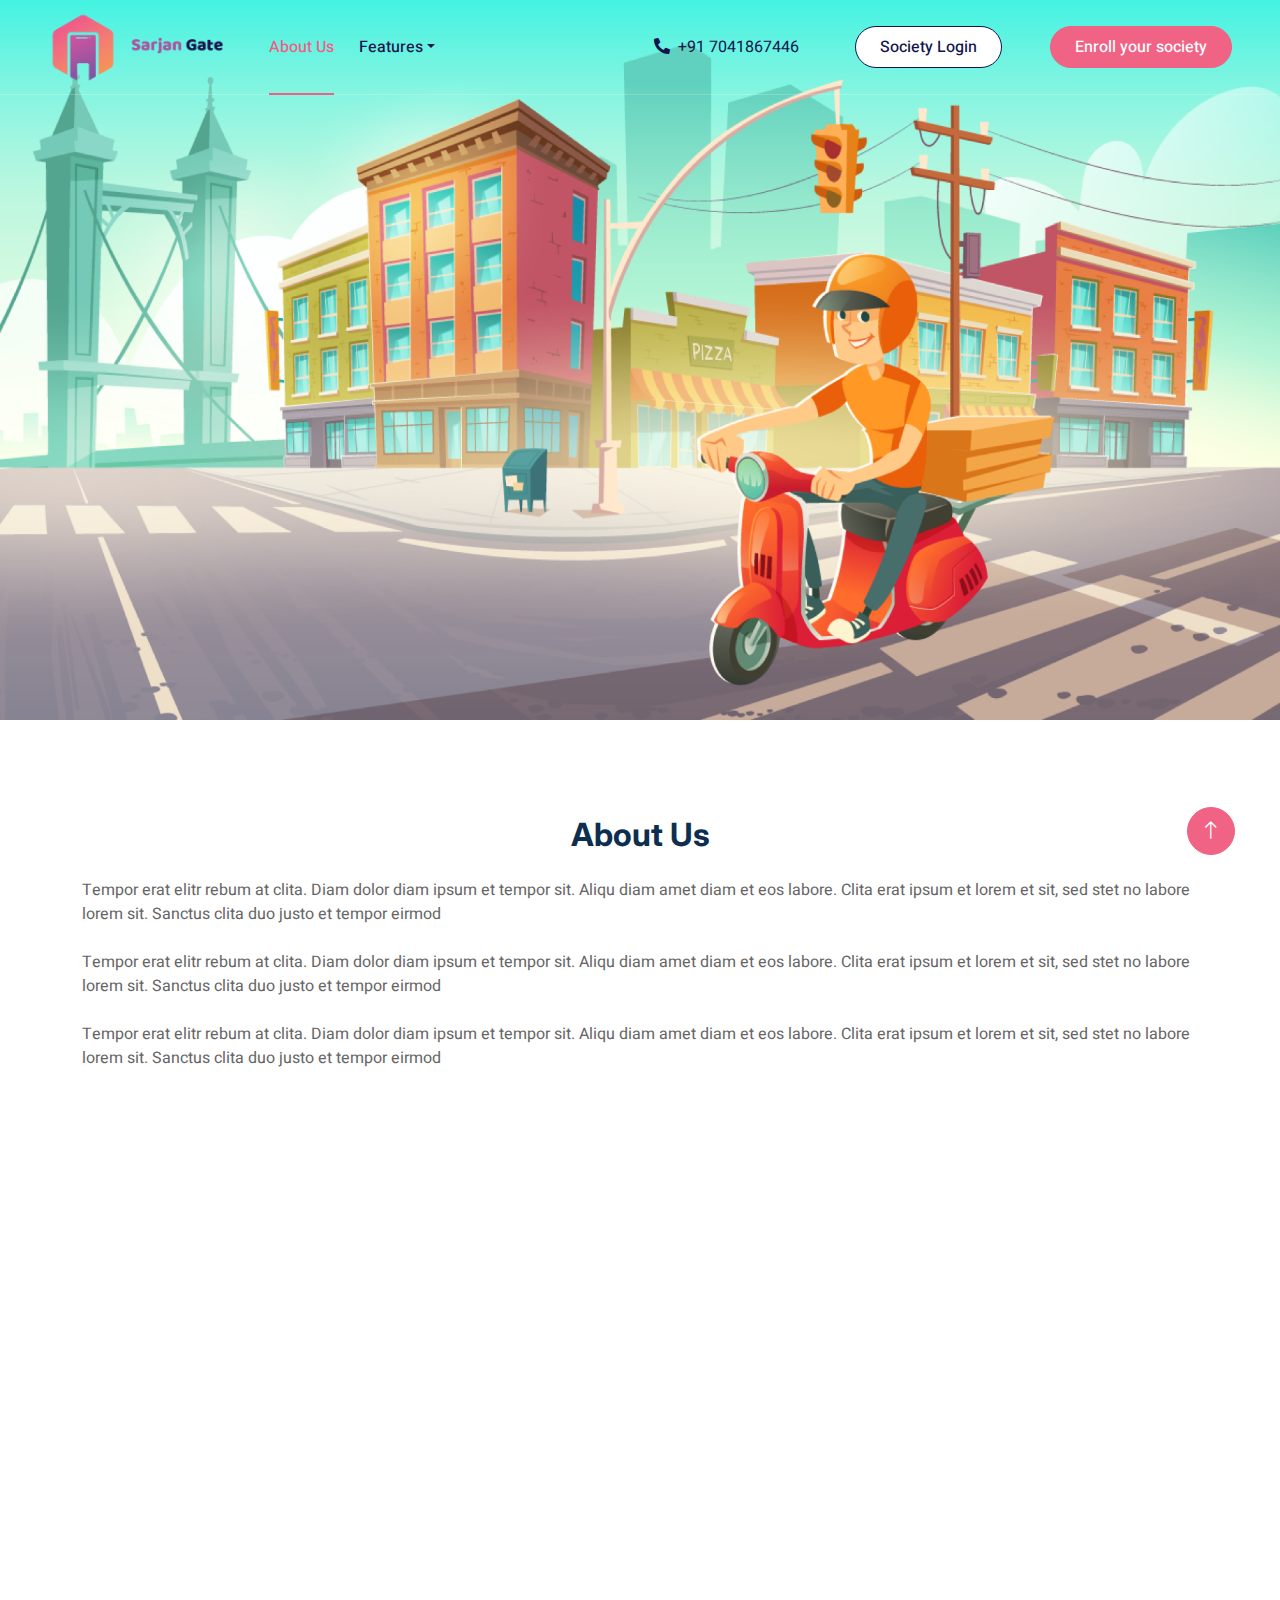
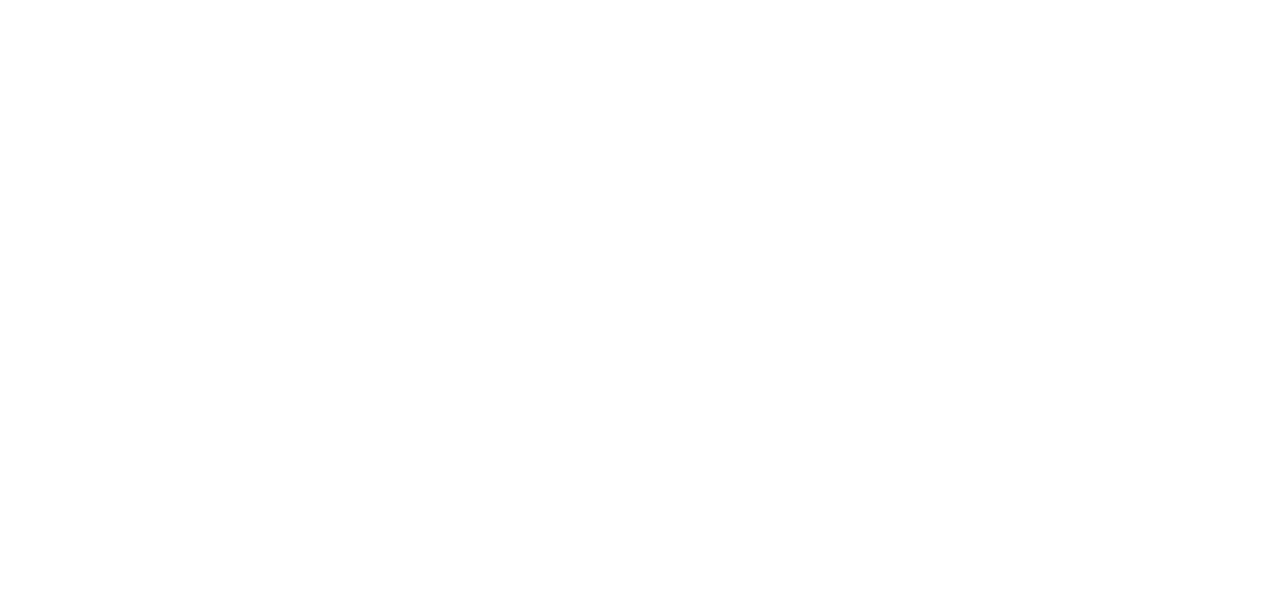
<file: about.html>
<!DOCTYPE html>
<html lang="en">

<head>
    <meta charset="utf-8">
    <title>SarjanGate - Society Security Gard</title>
    <meta content="width=device-width, initial-scale=1.0" name="viewport">
    <meta content name="keywords">
    <meta content name="description">

    <!-- Favicon -->
    <link href="img/favicon.png" rel="icon">

    <!-- Google Web Fonts -->
    <link rel="preconnect" href="https://fonts.googleapis.com">
    <link rel="preconnect" href="https://fonts.gstatic.com" crossorigin>
    <link href="https://fonts.googleapis.com/css2?family=Heebo:wght@400;500;600&family=Inter:wght@700;800&display=swap"
        rel="stylesheet">

    <!-- Icon Font Stylesheet -->
    <link href="https://cdnjs.cloudflare.com/ajax/libs/font-awesome/5.10.0/css/all.min.css" rel="stylesheet">
    <link href="https://cdn.jsdelivr.net/npm/bootstrap-icons@1.4.1/font/bootstrap-icons.css" rel="stylesheet">

    <!-- Libraries Stylesheet -->
    <link href="lib/animate/animate.min.css" rel="stylesheet">
    <link href="lib/owlcarousel/assets/owl.carousel.min.css" rel="stylesheet">

    <!-- Customized Bootstrap Stylesheet -->
    <link href="css/bootstrap.min.css" rel="stylesheet">

    <!-- Template Stylesheet -->
    <link href="css/style.css" rel="stylesheet">
</head>

<body>
    <div class="container-xxl bg-white p-0">
        <!-- Spinner Start -->
        <div id="spinner"
            class="show bg-white position-fixed translate-middle w-100 vh-100 top-50 start-50 d-flex align-items-center justify-content-center">
            <div class="spinner-border text-primary" style="width: 3rem; height: 3rem;" role="status">
                <span class="sr-only">Loading...</span>
            </div>
        </div>
        <!-- Spinner End -->


        <!-- Navbar & Hero Start -->
        <div class="container-xxl position-relative p-0">
            <nav class="navbar navbar-expand-lg navbar-light px-4 px-lg-5 py-3 py-lg-0">
                <a href="index.html" class="navbar-brand p-0">
                    <img src="img/sarjanGate.png" width="100%" height="200px">
                    <!-- <img src="img/logo.png" alt="Logo"> -->
                </a>
                <button class="navbar-toggler" type="button" data-bs-toggle="collapse" data-bs-target="#navbarCollapse">
                    <span class="fa fa-bars"></span>
                </button>
                <div class="collapse navbar-collapse" id="navbarCollapse">
                    <div class="navbar-nav me-auto py-0">

                        <a href="about.html" class="nav-item nav-link active">About Us</a>

                        <li class="nav-item dropdown active">
                            <a class="nav-link dropdown-toggle" href="#" data-bs-toggle="dropdown"
                                data-bs-auto-close="outside">Features</a>
                            <ul class="dropdown-menu shadow">

                                
                                <li class="dropend">
                                    <a href="index.html" class="dropdown-item dropdown" data-bs-toggle="dropdown"
                                        data-bs-auto-close="outside">Resident <i class="fas fa-caret-down mx-2"></i></a>
                                    <ul class="dropdown-menu submenu-first shadow">
                                        <li><a class="dropdown-item" href="guest.html">Visitor Management System</a>
                                        </li>
                                        <li><a class="dropdown-item" href="domestic-staff-management.html"> Domestic
                                                Staff Management</a></li>
                                        <li><a class="dropdown-item" href="communication-management.html"> Communication
                                                Management</a></li>
                                        <li><a class="dropdown-item" href="maintenance-and-utility-bill-payment.html">
                                                Maintenance and Utility Bill Payment</a></li>
                                        <li><a class="dropdown-item" href="sos.html"> Safety</a></li>
                                        <li><a class="dropdown-item" href="ComplaintManagement.html"> Complaint
                                                Management</a></li>
                                    </ul>
                                </li>
                                <!-- <li><hr class="dropdown-divider"></li> -->
                                <li class="dropend">
                                    <a href="#" class="dropdown-item dropdown" data-bs-toggle="dropdown"
                                        data-bs-auto-close="outside">Management<i
                                            class="fas fa-caret-down mx-2"></i></a>
                                    <ul class="dropdown-menu submenu-first shadow">
                                        <!-- <li><a class="dropdown-item" href="erp.html">Accounting and Billing Solution</a></li> -->
                                        <li><a class="dropdown-item" href="bill-maintain.html"> Maintenance and Utility
                                                Bill Payments</a></li>
                                        <li><a class="dropdown-item" href="flat-management.html"> Residents and
                                                Apartments Management</a></li>
                                        <!-- <li><a class="dropdown-item" href=""> Complaint Management</a></li> -->
                                        <li><a class="dropdown-item" href=""> Digitised Communication</a></li>
                                        <li><a class="dropdown-item" href=""> Manage Staff and Vendors</a></li>
                                        <li><a class="dropdown-item" href=""> Amenities Management</a></li>
                                        <li><a class="dropdown-item" href=""> Admin App</a></li>

                                    </ul>
                                </li>
                                <li class="dropend">
                                    <a href="#" class="dropdown-item dropdown" data-bs-toggle="dropdown"
                                        data-bs-auto-close="outside">Security Guard <i
                                            class="fas fa-caret-down mx-2"></i></a>
                                    <ul class="dropdown-menu submenu-first shadow">
                                        <li><a class="dropdown-item" href="">Visitor Management</a></li>
                                        <li><a class="dropdown-item" href=""> Services and Staff Entries/Exits</a></li>
                                        <li><a class="dropdown-item" href=""> User-friendly and Intuitive Guard App</a>
                                        </li>

                                    </ul>
                                </li>

                            </ul>
                        </li>

                    </div>
                    <a href="tel:7041867446" class="contact-info"
                        style="color: #11144e !important;border-color: #11144e;"><i class="fas fa-phone-alt"></i><span
                            class="mx-2">+91 7041867446</span></a>
                    <a href class="btn btn-light rounded-pill   py-2 px-4 ms-lg-5" data-bs-toggle="modal"
                        data-bs-target="#exampleModal"
                        style="color: #11144e !important;border-color: #11144e;background-color: #fff;">Society
                        Login
                    </a>
                    <a href class="btn btn-light rounded-pill text-primary py-2 px-4 ms-lg-5" data-bs-toggle="modal"
                        data-bs-target="#exampleModal1"
                        style="color: #fff !important;border-color: #f16385;background-color: #f16385;">
                        Enroll your society</a>
                </div>
            </nav>
            <div class="modal fade" id="exampleModal" tabindex="-1" aria-labelledby="exampleModalLabel"
                aria-hidden="true">
                <div class="container">
                    <div class="modal-dialog">
                        <div class="modal-content">
                            <div class="modal-header">

                                <button type="button" class="btn-close" data-bs-dismiss="modal"
                                    aria-label="Close"></button>
                            </div>

                            <div class="modal-body">
                                <img src="img/sarjanGate.png" class="text-center">
                                <h5 class="modal-title hero-title" id="exampleModalLabel"> Society Login</h5>
                                <p class=" hero-para pb-3">Log in to access your society dashboard
                                </p>

                                <div class="row g-2">
                                    <div class="col-md">
                                        <div class="form-floating">
                                            <input type="email" class="form-control" id="floatingInputGrid"
                                                placeholder="name@example.com" value="" required>
                                            <label for="floatingInputGrid">Email address</label>
                                        </div>
                                    </div>
                                    <div class="col-md">
                                        <div class="form-floating">

                                            <input type="password" class="form-control" id="floatingInputGrid1"
                                                placeholder="password" value="" required>
                                            <label for="floatingInputGrid1">Password</label>
                                            <p class="mx-1 mt-1"><a href="#">Forgate Password?</a></p>
                                        </div>
                                    </div>

                                    <div class="row">
                                        <div class="col-lg-3"></div>
                                        <div class="col-lg-6 text-center">
                                            <a href class="btn btn-light rounded-pill text-primary"
                                                style="color: #fff !important;border-color: #f16385;background-color: #f16385;">
                                                Login <i class="fas fa-sign-in-alt mx-2"></i></a>
                                        </div>
                                        <div class="col-lg-3"></div>
                                    </div>

                                </div>

                            </div>
                            <!-- <div class="modal-footer">
                            <button type="button" class="btn btn-secondary" data-bs-dismiss="modal">Close</button>
                            <button type="button" class="btn btn-primary">Save changes</button>
                        </div> -->
                        </div>
                    </div>
                </div>

            </div>
            <div class="modal fade" id="exampleModal" tabindex="-1" aria-labelledby="exampleModalLabel"
                aria-hidden="true">
                <div class="container">
                    <div class="modal-dialog">
                        <div class="modal-content">
                            <div class="modal-header">

                                <button type="button" class="btn-close" data-bs-dismiss="modal"
                                    aria-label="Close"></button>

                            </div>

                            <div class="modal-body">
                                <img src="img/sarjanGate.png" class="text-center">
                                <h5 class="modal-title hero-title" id="exampleModalLabel"> Society Login</h5>
                                <p class=" hero-para pb-3">Log in to access your society dashboard
                                </p>

                                <div class="row g-2">
                                    <div class="col-md">
                                        <div class="form-floating ">
                                            <input type="email" class="form-control" id="floatingInputGrid"
                                                placeholder="name@example.com" value="" required>
                                            <label for="floatingInputGrid">Email address</label>
                                        </div>
                                    </div>
                                    <div class="col-md">
                                        <div class="form-floating">

                                            <input type="password" class="form-control" id="floatingInputGrid1"
                                                placeholder="password" value="" required>
                                            <label for="floatingInputGrid1">Password</label>
                                            <p class="mx-1 mt-1"><a href="#">Forgate Password?</a></p>
                                        </div>
                                    </div>

                                    <div class="row">
                                        <div class="col-lg-3"></div>
                                        <div class="col-lg-6 text-center">
                                            <a href class="btn btn-light rounded-pill text-primary"
                                                style="color: #fff !important;border-color: #f16385;background-color: #f16385;">
                                                Login <i class="fas fa-sign-in-alt mx-2"></i></a>
                                        </div>
                                        <div class="col-lg-3"></div>
                                    </div>

                                </div>

                            </div>
                            <!-- <div class="modal-footer">
                        <button type="button" class="btn btn-secondary" data-bs-dismiss="modal">Close</button>
                        <button type="button" class="btn btn-primary">Save changes</button>
                    </div> -->
                        </div>
                    </div>
                </div>

            </div>
            <div class="modal fade" id="exampleModal1" tabindex="-1" aria-labelledby="exampleModalLabel"
                aria-hidden="true">
                <div class="container">
                    <div class="modal-dialog">
                        <div class="modal-content">
                            <div class="modal-header">

                                <button type="button" class="btn-close" data-bs-dismiss="modal"
                                    aria-label="Close"></button>

                            </div>

                            <div class="modal-body">
                                <!-- <img src="img/sarjanGate.png" class="text-center"> -->
                                <h5 class="modal-title hero-title" id="exampleModalLabel">Experience The SarjanGate
                                    Difference!</h5>
                                <p class=" hero-para pb-3">Set up a demo for the entire community
                                </p>

                                <div class="row g-2">
                                    <div class="col-md">
                                        <div class="form-floating ">
                                            <input type="name" class="form-control" id="floatingInputGrid"
                                                placeholder="enter your name" value="" required>
                                            <label for="floatingInputGrid">Enter Name</label>
                                        </div>
                                    </div>
                                    <div class="col-md">
                                        <div class="form-floating ">
                                            <input type="email" class="form-control" id="floatingInputGrid"
                                                placeholder="name@example.com" value="" required>
                                            <label for="floatingInputGrid">Email address</label>
                                        </div>
                                    </div>




                                </div>
                                <div class="row g-2 mt-2">
                                    <div class="col-md">
                                        <div class="form-floating">

                                            <input type="number" class="form-control" id="floatingInputGrid1"
                                                placeholder="phone" value="" required>
                                            <label for="floatingInputGrid1">Phone number</label>

                                        </div>
                                    </div>
                                    <div class="col-md">
                                        <div class="form-floating">

                                            <input type="name" class="form-control" id="floatingInputGrid1"
                                                placeholder="name" value="" required>
                                            <label for="floatingInputGrid1">Society name</label>

                                        </div>
                                    </div>

                                    <!-- <div class="row">
                                <div class="col-lg-3"></div>
                                <div class="col-lg-6 text-center">
                                    <a href class="btn btn-light rounded-pill text-primary"
                                        style="color: #fff !important;border-color: #f16385;background-color: #f16385;">
                                        Login <i class="fas fa-sign-in-alt mx-2"></i></a>
                                </div>
                                <div class="col-lg-3"></div>
                            </div> -->

                                </div>
                                <div class="row g-2 mt-2">
                                    <div class="col-md">
                                        <div class="form-floating">
                                            <select class="form-select" id="floatingSelect"
                                                aria-label="Floating label select example">
                                                <option value="1">Select Reason</option>
                                                <option value="2">Interested For Demo</option>
                                                <option value="3">Existing NoBrokerHood User</option>

                                            </select>
                                            <label for="floatingSelect">SarjanGate</label>
                                        </div>
                                    </div>


                                    <div class="row mt-2">
                                        <div class="col-lg-3"></div>
                                        <div class="col-lg-6 text-center">
                                            <a href class="btn btn-light rounded-pill text-primary"
                                                style="color: #fff !important;border-color: #f16385;background-color: #f16385;">
                                                Enroll Your Society <i class="fas fa-sign-in-alt mx-2"></i></a>
                                        </div>
                                        <div class="col-lg-3"></div>
                                    </div>

                                </div>

                            </div>
                            <!-- <div class="modal-footer">
                        <button type="button" class="btn btn-secondary" data-bs-dismiss="modal">Close</button>
                        <button type="button" class="btn btn-primary">Save changes</button>
                    </div> -->
                        </div>
                    </div>
                </div>

            </div>

        </div>
        <!-- Navbar & Hero End -->

        <div class="container-fluid hero-bg ">
            <div class="hero-bg-img">
                <img src="img/aboutbg1.png" class="img-fluid" style="background-size: cover;
                background-repeat: no-repeat;">
            </div>
        </div>




        <!-- About Start -->
        <div class="container-xxl py-6">
            <div class="container">
                <div class="row g-5 align-items-center">

                    <div class="col-lg-12  wow fadeInUp" data-wow-delay="0.1s">

                        <h2 class="mb-4 text-center">About Us</h2>
                        <p class="mb-4">Tempor erat elitr rebum at clita. Diam dolor diam ipsum et tempor sit. Aliqu
                            diam amet diam et eos labore. Clita erat ipsum et lorem et sit, sed stet no labore lorem
                            sit. Sanctus clita duo justo et tempor eirmod</p>
                        <p class="mb-4">Tempor erat elitr rebum at clita. Diam dolor diam ipsum et tempor sit. Aliqu
                            diam amet diam et eos labore. Clita erat ipsum et lorem et sit, sed stet no labore lorem
                            sit. Sanctus clita duo justo et tempor eirmod</p>
                        <p class="mb-4">Tempor erat elitr rebum at clita. Diam dolor diam ipsum et tempor sit. Aliqu
                            diam amet diam et eos labore. Clita erat ipsum et lorem et sit, sed stet no labore lorem
                            sit. Sanctus clita duo justo et tempor eirmod</p>


                    </div>
                </div>
            </div>
        </div>
        <!-- About End -->


        <!-- Features Start -->
        <div class="container-xxl py-6">
            <div class="container">
                <div class="row g-5">
                    <div class="col-lg-12 wow fadeInUp" data-wow-delay="0.1s">
                        <div class="d-inline-block border rounded-pill text-primary px-4 mb-3">Features</div>
                        <h2 class="mb-4">Explore Our Features</h2>

                    </div>
                    <div class="col-lg-12">
                        <div class="row g-5">
                            <div class="col-sm-4 wow fadeIn" data-wow-delay="0.1s">
                                <div class="d-flex align-items-center mb-3">
                                    <div class="flex-shrink-0 btn-square bg-primary rounded-circle me-3">

                                        <i class="fas fa-user text-white"></i>
                                    </div>
                                    <h6 class="mb-0">For Society Residents</h6>
                                </div>
                                <span>Magna sea eos sit dolor, ipsum amet ipsum lorem diam eos diam dolor</span>
                            </div>
                            <div class="col-sm-4 wow fadeIn" data-wow-delay="0.2s">
                                <div class="d-flex align-items-center mb-3">
                                    <div class="flex-shrink-0 btn-square bg-primary rounded-circle me-3">

                                        <i class="fas fa-users text-white"></i>
                                    </div>
                                    <h6 class="mb-0">For Management Committee</h6>
                                </div>
                                <span>Magna sea eos sit dolor, ipsum amet ipsum lorem diam eos diam dolor</span>
                            </div>
                            <div class="col-sm-4 wow fadeIn" data-wow-delay="0.3s">
                                <div class="d-flex align-items-center mb-3">
                                    <div class="flex-shrink-0 btn-square bg-primary rounded-circle me-3">

                                        <i class="fas fa-user-secret text-white"></i>
                                    </div>
                                    <h6 class="mb-0">For Security & Staff</h6>
                                </div>
                                <span>Magna sea eos sit dolor, ipsum amet ipsum lorem diam eos diam dolor</span>
                            </div>

                        </div>
                    </div>
                </div>
            </div>
        </div>
        <!-- Features End -->


        <!-- Team Start -->
        <!-- <div class="container-xxl py-6">
            <div class="container">
                <div class="mx-auto text-center wow fadeInUp" data-wow-delay="0.1s" style="max-width: 600px;">
                    <div class="d-inline-block border rounded-pill text-primary px-4 mb-3">Our Team</div>
                    <h2 class="mb-5">Meet Our Team Members</h2>
                </div>
                <div class="row g-4">
                    <div class="col-lg-3 col-md-6 wow fadeInUp" data-wow-delay="0.1s">
                        <div class="team-item">
                            <h5>Full Name</h5>
                            <p class="mb-4">Designation</p>
                            <img class="img-fluid rounded-circle w-100 mb-4" src="img/team-1.jpg" alt="">
                            <div class="d-flex justify-content-center">
                                <a class="btn btn-square text-primary bg-white m-1" href=""><i
                                        class="fab fa-facebook-f"></i></a>
                                <a class="btn btn-square text-primary bg-white m-1" href=""><i
                                        class="fab fa-twitter"></i></a>
                                <a class="btn btn-square text-primary bg-white m-1" href=""><i
                                        class="fab fa-linkedin-in"></i></a>
                            </div>
                        </div>
                    </div>
                    <div class="col-lg-3 col-md-6 wow fadeInUp" data-wow-delay="0.3s">
                        <div class="team-item">
                            <h5>Full Name</h5>
                            <p class="mb-4">Designation</p>
                            <img class="img-fluid rounded-circle w-100 mb-4" src="img/team-2.jpg" alt="">
                            <div class="d-flex justify-content-center">
                                <a class="btn btn-square text-primary bg-white m-1" href=""><i
                                        class="fab fa-facebook-f"></i></a>
                                <a class="btn btn-square text-primary bg-white m-1" href=""><i
                                        class="fab fa-twitter"></i></a>
                                <a class="btn btn-square text-primary bg-white m-1" href=""><i
                                        class="fab fa-linkedin-in"></i></a>
                            </div>
                        </div>
                    </div>
                    <div class="col-lg-3 col-md-6 wow fadeInUp" data-wow-delay="0.5s">
                        <div class="team-item">
                            <h5>Full Name</h5>
                            <p class="mb-4">Designation</p>
                            <img class="img-fluid rounded-circle w-100 mb-4" src="img/team-3.jpg" alt="">
                            <div class="d-flex justify-content-center">
                                <a class="btn btn-square text-primary bg-white m-1" href=""><i
                                        class="fab fa-facebook-f"></i></a>
                                <a class="btn btn-square text-primary bg-white m-1" href=""><i
                                        class="fab fa-twitter"></i></a>
                                <a class="btn btn-square text-primary bg-white m-1" href=""><i
                                        class="fab fa-linkedin-in"></i></a>
                            </div>
                        </div>
                    </div>
                    <div class="col-lg-3 col-md-6 wow fadeInUp" data-wow-delay="0.7s">
                        <div class="team-item">
                            <h5>Full Name</h5>
                            <p class="mb-4">Designation</p>
                            <img class="img-fluid rounded-circle w-100 mb-4" src="img/team-4.jpg" alt="">
                            <div class="d-flex justify-content-center">
                                <a class="btn btn-square text-primary bg-white m-1" href=""><i
                                        class="fab fa-facebook-f"></i></a>
                                <a class="btn btn-square text-primary bg-white m-1" href=""><i
                                        class="fab fa-twitter"></i></a>
                                <a class="btn btn-square text-primary bg-white m-1" href=""><i
                                        class="fab fa-linkedin-in"></i></a>
                            </div>
                        </div>
                    </div>
                </div>
            </div>
        </div> -->
        <!-- Team End -->


        <!-- Footer Start -->
        <!-- Footer Start -->
        <div class="container-fluid bg-dark text-light footer pt-5 wow fadeIn" data-wow-delay="0.1s"
            style="margin-top: 6rem;">
            <div class="container py-5">
                <div class="row g-5">
                    <div class="col-md-6 col-lg-3">

                        <h5 class="text-white mb-4">SarjanGate</h5>
                        <p><i class="fa fa-map-marker-alt me-3"></i>Ahemdabad</p>
                        <p><i class="fa fa-phone-alt me-3"></i><a href="tel:7041867446"
                                class="text-white">7041867446</a></p>
                        <p><i class="fa fa-envelope me-3"></i>info@example.com</p>
                        <div class="d-flex pt-2">
                            <a class="btn btn-outline-light btn-social" href><i class="fab fa-twitter"></i></a>
                            <a class="btn btn-outline-light btn-social" href><i class="fab fa-facebook-f"></i></a>
                            <a class="btn btn-outline-light btn-social" href><i class="fab fa-youtube"></i></a>
                            <a class="btn btn-outline-light btn-social" href><i class="fab fa-instagram"></i></a>
                            <a class="btn btn-outline-light btn-social" href><i class="fab fa-linkedin-in"></i></a>
                        </div>
                    </div>
                    <div class="col-md-6 col-lg-3">
                        <h5 class="text-white mb-4">Quick Link</h5>
                        <a class="btn btn-link" href>About Us</a>
                        <a class="btn btn-link" href>Contact Us</a>
                        <a class="btn btn-link" href>Privacy Policy</a>
                        <a class="btn btn-link" href>Terms & Condition</a>
                        <a class="btn btn-link" href>Career</a>
                    </div>
                    <div class="col-md-6 col-lg-3">
                        <h5 class="text-white mb-4">Popular Link</h5>
                        <a class="btn btn-link" href>About Us</a>
                        <a class="btn btn-link" href>Contact Us</a>
                        <a class="btn btn-link" href>Privacy Policy</a>
                        <a class="btn btn-link" href>Terms & Condition</a>
                        <a class="btn btn-link" href>Career</a>
                    </div>
                    <div class="col-md-6 col-lg-3">
                        <h5 class="text-white mb-4">Newsletter</h5>
                        <p>Lorem ipsum dolor sit amet elit. Phasellus nec
                            pretium mi. Curabitur facilisis ornare velit non
                            vulpu</p>
                        <div class="position-relative w-100 mt-3">
                            <input class="form-control border-0 rounded-pill w-100 ps-4 pe-5" type="text"
                                placeholder="Your Email" style="height: 48px;">
                            <button type="button" class="btn shadow-none position-absolute top-0 end-0 mt-1 me-2"><i
                                    class="fa fa-paper-plane text-primary fs-4"></i></button>
                        </div>
                    </div>
                </div>
            </div>
            <div class="container">
                <div class="copyright">
                    <div class="row">
                        <div class="col-md-6 text-center text-md-start mb-3 mb-md-0">
                            &copy; <a class="border-bottom" href="#">SarjanGate</a>, All Right Reserved.

                            <!--/*** This template is free as long as you keep the footer author’s credit link/attribution link/backlink. If you'd like to use the template without the footer author’s credit link/attribution link/backlink, you can purchase the Credit Removal License from "https://htmlcodex.com/credit-removal". Thank you for your support. ***/-->
                            Designed By <a class="border-bottom" href="#">Hackberry Softech</a>
                            <br>Distributed By: <a class="border-bottom" href="#" target="_blank">Sarjan Homes</a>
                        </div>
                        <div class="col-md-6 text-center text-md-end">
                            <div class="footer-menu">
                                <a href>Home</a>
                                <a href>Cookies</a>
                                <a href>Help</a>
                                <a href>FQAs</a>
                            </div>
                        </div>
                    </div>
                </div>
            </div>
        </div>
        <!-- Footer End -->
        <!-- Footer End -->


        <!-- Back to Top -->
        <a href="#" class="btn btn-lg btn-primary btn-lg-square back-to-top"><i class="bi bi-arrow-up"></i></a>
    </div>

    <!-- JavaScript Libraries -->
    <script src="https://code.jquery.com/jquery-3.4.1.min.js"></script>
    <script src="https://cdn.jsdelivr.net/npm/bootstrap@5.0.0/dist/js/bootstrap.bundle.min.js"></script>
    <script src="lib/wow/wow.min.js"></script>
    <script src="lib/easing/easing.min.js"></script>
    <script src="lib/waypoints/waypoints.min.js"></script>
    <script src="lib/owlcarousel/owl.carousel.min.js"></script>

    <!-- Template Javascript -->
    <script src="js/main.js"></script>
</body>

</html>
</file>
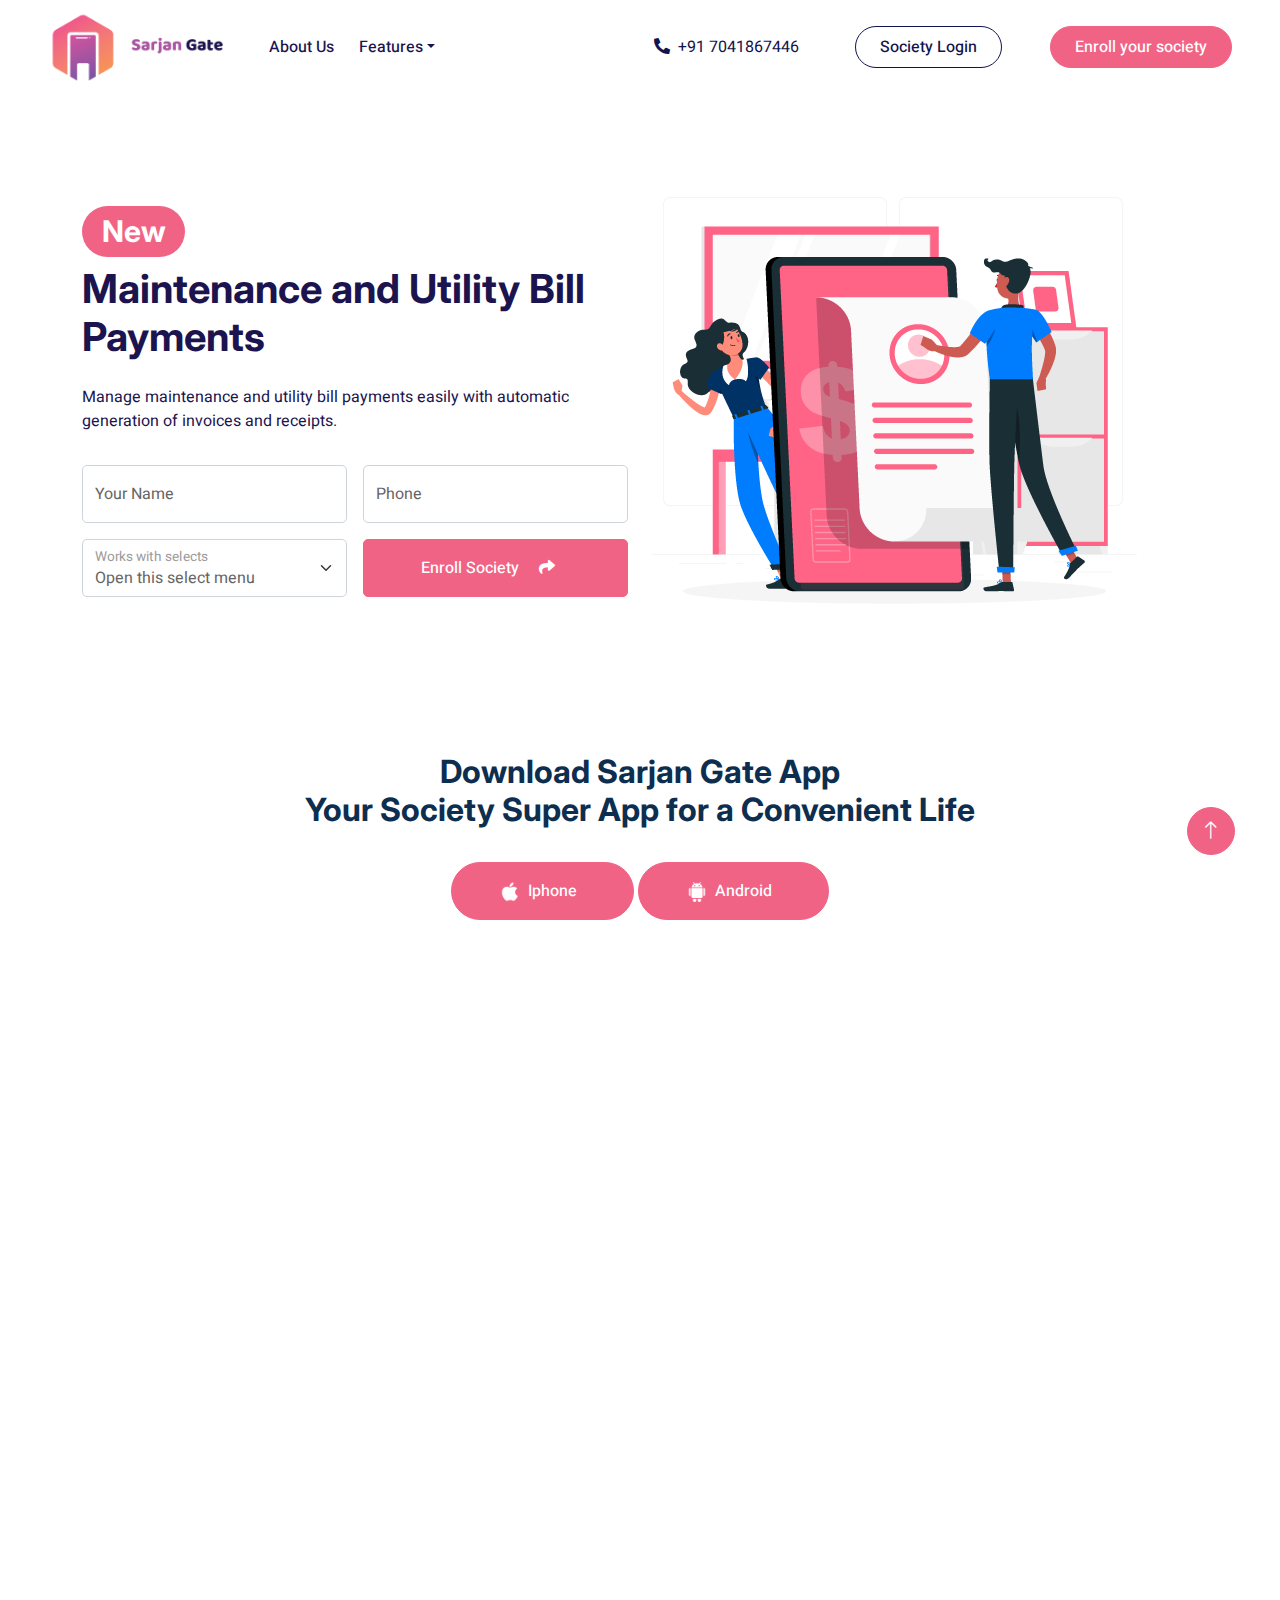
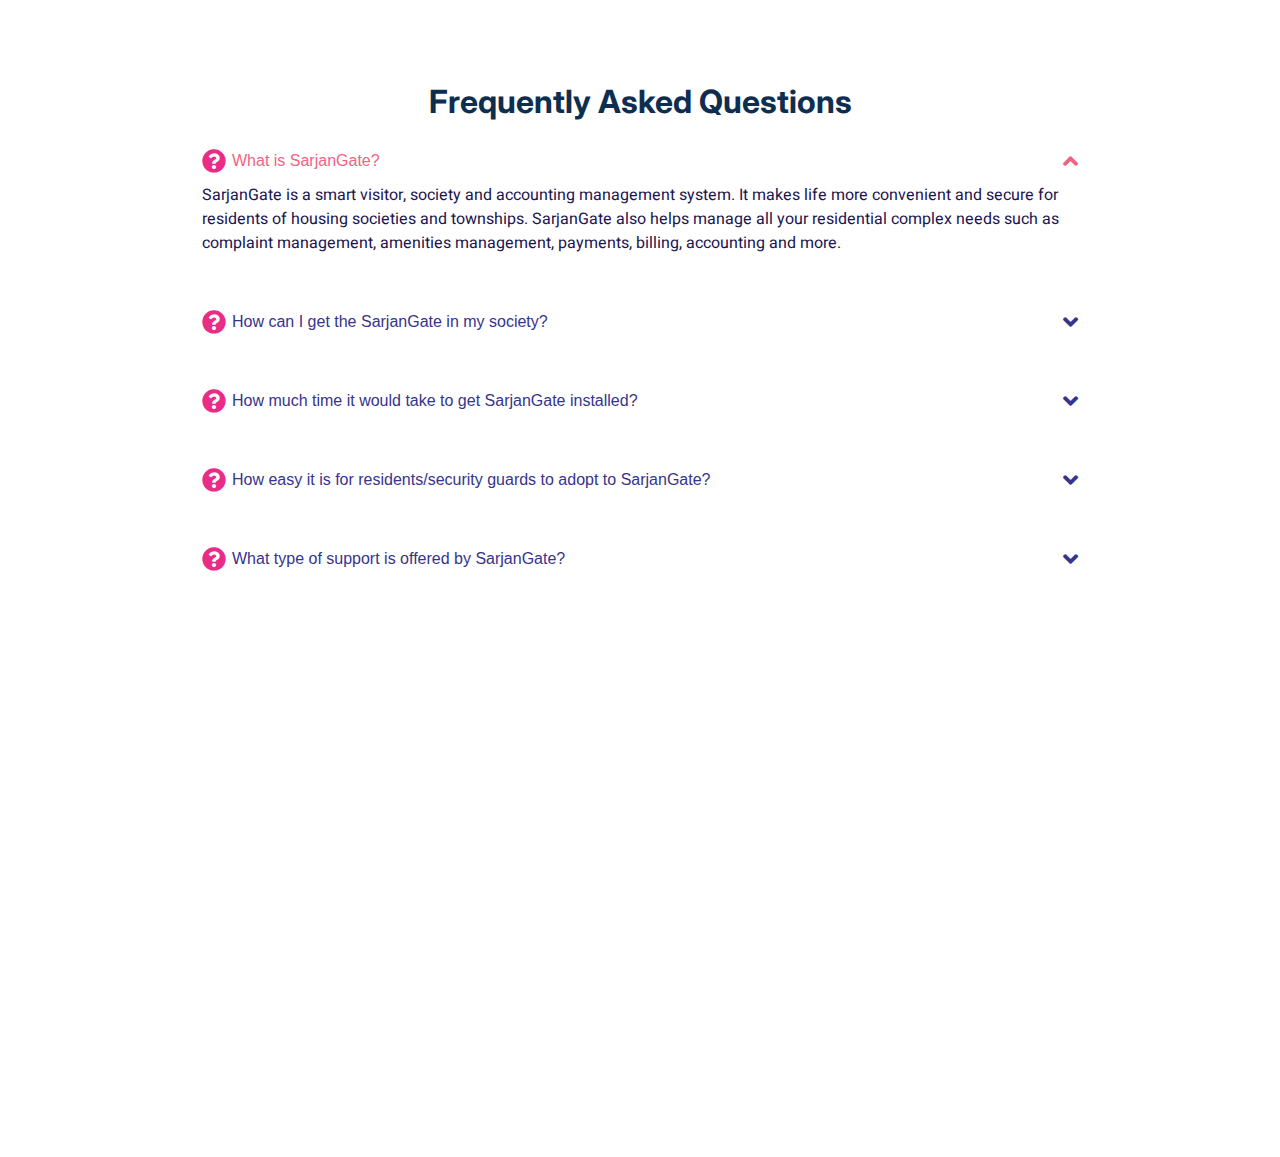
<file: bill-maintain.html>
<!DOCTYPE html>
<html lang="en">

<head>
    <meta charset="utf-8">
    <title>SarjanGate - Society Security Guard</title>
    <meta content="width=device-width, initial-scale=1.0" name="viewport">
    <meta content name="keywords">
    <meta content name="description">

    <!-- Favicon -->
    <link href="img/favicon.png" rel="icon">



    <!-- Google Web Fonts -->
    <link rel="preconnect" href="https://fonts.googleapis.com">
    <link rel="preconnect" href="https://fonts.gstatic.com" crossorigin>
    <link href="https://fonts.googleapis.com/css2?family=Heebo:wght@400;500;600&family=Inter:wght@700;800&display=swap"
        rel="stylesheet">

    <!-- Icon Font Stylesheet -->
    <link href="https://cdnjs.cloudflare.com/ajax/libs/font-awesome/5.10.0/css/all.min.css" rel="stylesheet">
    <link href="https://cdn.jsdelivr.net/npm/bootstrap-icons@1.4.1/font/bootstrap-icons.css" rel="stylesheet">

    <!-- Libraries Stylesheet -->
    <link href="lib/animate/animate.min.css" rel="stylesheet">
    <link href="lib/owlcarousel/assets/owl.carousel.min.css" rel="stylesheet">

    <!-- Customized Bootstrap Stylesheet -->
    <link href="css/bootstrap.min.css" rel="stylesheet">

    <!-- Template Stylesheet -->
    <link href="css/style.css" rel="stylesheet">
</head>

<body>
    <div class="container-xxl bg-white p-0">
        <!-- Spinner Start -->
        <div id="spinner"
            class="show bg-white position-fixed translate-middle w-100 vh-100 top-50 start-50 d-flex align-items-center justify-content-center">
            <div class="spinner-border text-primary" style="width: 3rem; height: 3rem;" role="status">
                <span class="sr-only">Loading...</span>
            </div>
        </div>
        <!-- Spinner End -->

        <!-- Navbar & Hero Start -->
        <div class="container-xxl position-relative p-0">
            <nav class="navbar navbar-expand-lg navbar-light px-4 px-lg-5 py-3 py-lg-0">
                <a href="index.html" class="navbar-brand p-0">
                    <img src="img/sarjanGate.png" width="100%" height="200px">
                    <!-- <img src="img/logo.png" alt="Logo"> -->
                </a>
                <button class="navbar-toggler" type="button" data-bs-toggle="collapse" data-bs-target="#navbarCollapse">
                    <span class="fa fa-bars"></span>
                </button>
                <div class="collapse navbar-collapse" id="navbarCollapse">
                    <div class="navbar-nav me-auto py-0">

                        <a href="about.html" class="nav-item nav-link">About Us</a>

                        <!-- <div class="nav-item dropdown">
                            <a href="#" class="nav-link dropdown-toggle" data-bs-toggle="dropdown">Features</a>
                            <div class="dropdown-menu m-0">
                                <li><a href="#" class="dropdown-item dropdown-toggle" data-bs-toggle="dropdown">Resident</a>
                                    <ul class="dropdown-menu" data-bs-toggle="dropdown">
                                        <li>home</li>
                                    </ul>
                                  
                                    
                                </li>
                                <a href="#" class="dropdown-item">Management</a>
                                <a href="#" class="dropdown-item">Security Guard</a>
                                
                            </div>
                        </div> -->
                        <li class="nav-item dropdown active">
                            <a class="nav-link dropdown-toggle" href="#" data-bs-toggle="dropdown" data-bs-auto-close="outside">Features</a>
                            <ul class="dropdown-menu shadow">
                              
                              <!-- <li class="dropstart">
                                <a href="#" class="dropdown-item dropdown-toggle" data-bs-toggle="dropdown">Submenu Left</a>
                                <ul class="dropdown-menu submenu-first shadow">
                                  <li><a class="dropdown-item" href=""> Third level 1</a></li>
                                  <li><a class="dropdown-item" href=""> Third level 2</a></li>
                                  <li><a class="dropdown-item" href=""> Third level 3</a></li>
                                  <li><a class="dropdown-item" href=""> Third level 4</a></li>
                                  <li><a class="dropdown-item" href=""> Third level 5</a></li>
                                </ul>
                              </li> -->
                              <li class="dropend">
                                <a href="index.html" class="dropdown-item dropdown" data-bs-toggle="dropdown" data-bs-auto-close="outside">Resident <i class="fas fa-caret-down mx-2"></i></a>
                                <ul class="dropdown-menu submenu-first shadow">
                                  <li><a class="dropdown-item" href="guest.html">Visitor Management System</a></li>
                                  <li><a class="dropdown-item" href="domestic-staff-management.html"> Domestic Staff Management</a></li>
                                  <li><a class="dropdown-item" href="communication-management.html"> Communication Management</a></li>
                                  <li><a class="dropdown-item" href="maintenance-and-utility-bill-payment.html"> Maintenance and Utility Bill Payment</a></li>
                                  <li><a class="dropdown-item" href="sos.html"> Safety</a></li>
                                  <li><a class="dropdown-item" href="ComplaintManagement.html"> Complaint Management</a></li>
                                </ul>
                              </li>
                              <!-- <li><hr class="dropdown-divider"></li> -->
                              <li class="dropend">
                                <a href="#" class="dropdown-item dropdown" data-bs-toggle="dropdown" data-bs-auto-close="outside">Management<i class="fas fa-caret-down mx-2"></i></a>
                                <ul class="dropdown-menu submenu-first shadow">
                                  <!-- <li><a class="dropdown-item" href="">Accounting and Billing Solution</a></li> -->
                                  <li><a class="dropdown-item" href="bill-maintain.html"> Maintenance and Utility Bill Payments</a></li>
                                  <li><a class="dropdown-item" href="flat-management.html"> Residents and Apartments Management</a></li>
                                  <!-- <li><a class="dropdown-item" href=""> Complaint Management</a></li> -->
                                  <li><a class="dropdown-item" href=""> Digitised Communication</a></li>
                                  <li><a class="dropdown-item" href=""> Manage Staff and Vendors</a></li>
                                  <li><a class="dropdown-item" href=""> Amenities Management</a></li>
                                  <li><a class="dropdown-item" href=""> Admin App</a></li>
                                  
                                </ul>
                              </li>
                              <li class="dropend">
                                <a href="#" class="dropdown-item dropdown" data-bs-toggle="dropdown" data-bs-auto-close="outside">Security Guard <i class="fas fa-caret-down mx-2"></i></a>
                                <ul class="dropdown-menu submenu-first shadow">
                                  <li><a class="dropdown-item" href="">Visitor Management</a></li>
                                  <li><a class="dropdown-item" href=""> Services and Staff Entries/Exits</a></li>
                                  <li><a class="dropdown-item" href=""> User-friendly and Intuitive Guard App</a></li>
                                 
                                </ul>
                              </li>
                              
                            </ul>
                          </li>

                    </div>
                    <a href="tel:7041867446" class="contact-info"
                        style="color: #11144e !important;border-color: #11144e;background-color: #fff;"><i
                            class="fas fa-phone-alt"></i><span class="mx-2">+91 7041867446</span></a>
                    <a href class="btn btn-light rounded-pill   py-2 px-4 ms-lg-5" data-bs-toggle="modal"
                        data-bs-target="#exampleModal"
                        style="color: #11144e !important;border-color: #11144e;background-color: #fff;">Society
                        Login
                    </a>
                    <a href class="btn btn-light rounded-pill text-primary py-2 px-4 ms-lg-5" data-bs-toggle="modal"
                        data-bs-target="#exampleModal1"
                        style="color: #fff !important;border-color: #f16385;background-color: #f16385;">
                        Enroll your society</a>
                </div>

            </nav>
            <div class="modal fade" id="exampleModal" tabindex="-1" aria-labelledby="exampleModalLabel"
                aria-hidden="true">
                <div class="container">
                    <div class="modal-dialog">
                        <div class="modal-content">
                            <div class="modal-header">

                                <button type="button" class="btn-close" data-bs-dismiss="modal"
                                    aria-label="Close"></button>

                            </div>

                            <div class="modal-body">
                                <img src="img/sarjanGate.png" class="text-center">
                                <h5 class="modal-title hero-title" id="exampleModalLabel"> Society Login</h5>
                                <p class=" hero-para pb-3">Log in to access your society dashboard
                                </p>

                                <div class="row g-2">
                                    <div class="col-md">
                                        <div class="form-floating ">
                                            <input type="email" class="form-control" id="floatingInputGrid"
                                                placeholder="name@example.com" value="" required>
                                            <label for="floatingInputGrid">Email address</label>
                                        </div>
                                    </div>
                                    <div class="col-md">
                                        <div class="form-floating">

                                            <input type="password" class="form-control" id="floatingInputGrid1"
                                                placeholder="password" value="" required>
                                            <label for="floatingInputGrid1">Password</label>
                                            <p class="mx-1 mt-1"><a href="#">Forgate Password?</a></p>
                                        </div>
                                    </div>

                                    <div class="row">
                                        <div class="col-lg-3"></div>
                                        <div class="col-lg-6 text-center">
                                            <a href class="btn btn-light rounded-pill text-primary"
                                                style="color: #fff !important;border-color: #f16385;background-color: #f16385;">
                                                Login <i class="fas fa-sign-in-alt mx-2"></i></a>
                                        </div>
                                        <div class="col-lg-3"></div>
                                    </div>

                                </div>

                            </div>
                            <!-- <div class="modal-footer">
                                <button type="button" class="btn btn-secondary" data-bs-dismiss="modal">Close</button>
                                <button type="button" class="btn btn-primary">Save changes</button>
                            </div> -->
                        </div>
                    </div>
                </div>

            </div>
            <div class="modal fade" id="exampleModal1" tabindex="-1" aria-labelledby="exampleModalLabel"
                aria-hidden="true">
                <div class="container">
                    <div class="modal-dialog">
                        <div class="modal-content">
                            <div class="modal-header">

                                <button type="button" class="btn-close" data-bs-dismiss="modal"
                                    aria-label="Close"></button>

                            </div>

                            <div class="modal-body">
                                <!-- <img src="img/sarjanGate.png" class="text-center"> -->
                                <h5 class="modal-title hero-title" id="exampleModalLabel">Experience The SarjanGate
                                    Difference!</h5>
                                <p class=" hero-para pb-3">Set up a demo for the entire community
                                </p>

                                <div class="row g-2">
                                    <div class="col-md">
                                        <div class="form-floating ">
                                            <input type="name" class="form-control" id="floatingInputGrid"
                                                placeholder="enter your name" value="" required>
                                            <label for="floatingInputGrid">Enter Name</label>
                                        </div>
                                    </div>
                                    <div class="col-md">
                                        <div class="form-floating ">
                                            <input type="email" class="form-control" id="floatingInputGrid"
                                                placeholder="name@example.com" value="" required>
                                            <label for="floatingInputGrid">Email address</label>
                                        </div>
                                    </div>




                                </div>
                                <div class="row g-2 mt-2">
                                    <div class="col-md">
                                        <div class="form-floating">

                                            <input type="number" class="form-control" id="floatingInputGrid1"
                                                placeholder="phone" value="" required>
                                            <label for="floatingInputGrid1">Phone number</label>

                                        </div>
                                    </div>
                                    <div class="col-md">
                                        <div class="form-floating">

                                            <input type="name" class="form-control" id="floatingInputGrid1"
                                                placeholder="name" value="" required>
                                            <label for="floatingInputGrid1">Society name</label>

                                        </div>
                                    </div>

                                    <!-- <div class="row">
                                        <div class="col-lg-3"></div>
                                        <div class="col-lg-6 text-center">
                                            <a href class="btn btn-light rounded-pill text-primary"
                                                style="color: #fff !important;border-color: #f16385;background-color: #f16385;">
                                                Login <i class="fas fa-sign-in-alt mx-2"></i></a>
                                        </div>
                                        <div class="col-lg-3"></div>
                                    </div> -->

                                </div>
                                <div class="row g-2 mt-2">
                                    <div class="col-md">
                                        <div class="form-floating">
                                            <select class="form-select" id="floatingSelect"
                                                aria-label="Floating label select example">
                                                <option value="1">Select Reason</option>
                                                <option value="2">Interested For Demo</option>
                                                <option value="3">Existing NoBrokerHood User</option>
                                               
                                            </select>
                                            <label for="floatingSelect">SarjanGate</label>
                                        </div>
                                    </div>
                                   

                                    <div class="row mt-2">
                                        <div class="col-lg-3"></div>
                                        <div class="col-lg-6 text-center">
                                            <a href class="btn btn-light rounded-pill text-primary"
                                                style="color: #fff !important;border-color: #f16385;background-color: #f16385;">
                                                Enroll Your Society <i class="fas fa-sign-in-alt mx-2"></i></a>
                                        </div>
                                        <div class="col-lg-3"></div>
                                    </div>

                                </div>

                            </div>
                            <!-- <div class="modal-footer">
                                <button type="button" class="btn btn-secondary" data-bs-dismiss="modal">Close</button>
                                <button type="button" class="btn btn-primary">Save changes</button>
                            </div> -->
                        </div>
                    </div>
                </div>

            </div>

            <div class="container-xxl bg-white hero-header">
                <div class="container">
                    <div class="row  align-items-center">
                        <div class="col-lg-6 text-center text-lg-start">
                            <h1><span class="badge rounded-pill animated zoomIn" style="color: #fff !important;border-color: #f16385;background-color: #f16385;">New</span></h1>
                            <h1 class="hero-title mb-4 animated zoomIn">Maintenance and Utility Bill Payments</h1>
                            <p class=" hero-para pb-3 animated zoomIn">Manage maintenance and utility bill payments easily with automatic generation of invoices and receipts.</p>

                            <div class="row justify-content-center">
                                <div class="col-lg-12 wow fadeInUp" data-wow-delay="0.3s">

                                    <form>
                                        <div class="row g-3">
                                            <div class="col-md-6">
                                                <div class="form-floating">
                                                    <input type="text" class="form-control" id="name"
                                                        placeholder="Your Name">
                                                    <label for="name">Your Name</label>
                                                </div>
                                            </div>
                                            <div class="col-md-6">
                                                <div class="form-floating">
                                                    <input type="number" class="form-control" id="phone"
                                                        placeholder="Phone">
                                                    <label for="phone">Phone </label>
                                                </div>
                                            </div>
                                            <div class="col-6">
                                                <div class="form-floating">
                                                    <select class="form-select" id="floatingSelect"
                                                        aria-label="Floating label select example">
                                                        <option selected>Open this select menu</option>
                                                        <option value="1">One</option>
                                                        <option value="2">Two</option>
                                                        <option value="3">Three</option>
                                                    </select>
                                                    <label for="floatingSelect">Works with selects</label>
                                                </div>
                                            </div>

                                            <div class="col-6">
                                                <button class="btn btn-primary w-100 py-3" type="submit"
                                                    style="color: #fff !important;border-color: #f16385;background-color: #f16385;">Enroll
                                                    Society <i class="fas fa-share mx-3"></i></button>
                                            </div>
                                        </div>
                                    </form>
                                </div>
                            </div>

                        </div>
                        <div class="col-lg-6 text-center text-lg-start">
                            <img class="img-fluid animated zoomIn" src="img/erp.png " alt>
                        </div>
                    </div>
                </div>
            </div>
        </div>
        <!-- Navbar & Hero End -->


        <!-- Download start -->
        <div class="container-xxl">
            <div class="container">
                <div class="row g-5 align-items-center text-center">

                    <div class="col-lg-12 wow fadeInUp" data-wow-delay="0.1s">

                        <h2 class="mb-4">Download Sarjan Gate App<br />
                            Your Society Super App for a Convenient Life</h2>


                        <a class="btn btn-primary rounded-pill py-3 px-5 mt-2"
                            style="color: #fff !important;border-color: #f16385;background-color: #f16385;" href>
                            <img src="img/apple.png" alt="iphone" width="20" class="src"><span
                                class="mx-2">Iphone</span></a>
                        <a class="btn btn-primary rounded-pill py-3 px-5 mt-2"
                            style="color: #fff !important;border-color: #f16385;background-color: #f16385;" href><img
                                src="img/android.png" width="20" alt="iphone" width="20" class="src"><span
                                class="mx-2">Android</span></a>
                    </div>
                </div>
            </div>
        </div>
        <!-- Download End -->
        <!-- About Start -->
        <!-- <div class="container-xxl py-6">
            <div class="container">
                <div class="row g-5 align-items-center">
                    <div class="col-lg-6 wow zoomIn" data-wow-delay="0.1s">
                        <img class="img-fluid" src="img/about.png">
                    </div>
                    <div class="col-lg-6 wow fadeInUp" data-wow-delay="0.1s">
                        <div class="d-inline-block border rounded-pill text-primary px-4 mb-3">About
                            Us</div>
                        <h2 class="mb-4">Award Wining Consultancy Agency For
                            Your Business</h2>
                        <p class="mb-4">Tempor erat elitr rebum at clita.
                            Diam dolor diam ipsum et tempor sit. Aliqu diam
                            amet diam et eos labore. Clita erat ipsum et
                            lorem et sit, sed stet no labore lorem sit.
                            Sanctus clita duo justo et tempor eirmod</p>
                        <div class="row g-3 mb-4">
                            <div class="col-12 d-flex">
                                <div class="flex-shrink-0 btn-lg-square rounded-circle bg-primary">
                                    <i class="fa fa-user-tie text-white"></i>
                                </div>
                                <div class="ms-4">
                                    <h6>Business Planning</h6>
                                    <span>Tempor erat elitr rebum at clita.
                                        Diam dolor ipsum amet eos erat ipsum
                                        lorem et sit sed stet lorem sit
                                        clita duo</span>
                                </div>
                            </div>
                            <div class="col-12 d-flex">
                                <div class="flex-shrink-0 btn-lg-square rounded-circle bg-primary">
                                    <i class="fa fa-chart-line text-white"></i>
                                </div>
                                <div class="ms-4">
                                    <h6>Financial Analaysis</h6>
                                    <span>Tempor erat elitr rebum at clita.
                                        Diam dolor ipsum amet eos erat ipsum
                                        lorem et sit sed stet lorem sit
                                        clita duo</span>
                                </div>
                            </div>
                        </div>
                        <a class="btn btn-primary rounded-pill py-3 px-5 mt-2" href>Read More</a>
                    </div>
                </div>
            </div>
        </div> -->
        <!-- About End -->

       

        <!-- Service Start -->
        <div class="container-xxl py-6">
            <div class="container">
                <div class="mx-auto text-center wow fadeInUp" data-wow-delay="0.1s" style="max-width: 600px;">
                    <!-- <div class="d-inline-block border rounded-pill text-primary px-4 mb-3">Residents</div> -->
                    <h2 class="mb-5">Features of Maintenance and Utility Bill Payments</h2>
                    <!-- <p class="hero-para mb-4">Improve the security standards of your gated community with our technologically
                        advanced and in-house engineered security and community management tool. We offer numerous
                        innovative features that are sure to simplify your everyday chores.</p> -->
                </div>
                <div class="row g-4">
                    <div class="col-lg-4 col-md-6 wow fadeInUp" data-wow-delay="0.1s">
                        <div class="service-item rounded h-100">
                            <div class="row">
                                <div class="col-lg-12 text-center">
                                    <div class="row">
                                        <div class="col-2">
                                        </div>
                                        <div class="col-8">
                                            <div class="d-flex justify-content-between text-center">
                                               
                                                <img src="img/main-2.png " class="src">
                                            </div>
                                        </div>
                                        <div class="col-2">
                                        </div>
                                    </div>

                                </div>
                            </div>

                            <div class="p-5 text-left">
                                <h5 class="mb-1">Generate all society bills</h5>
                                <span>Generate all society bills in seconds. Residents get to view and pay all bills directly from the app.</span>

                            </div>


                        </div>
                    </div>
                    <!-- <div class="col-lg-4 col-md-6 wow fadeInUp" data-wow-delay="0.3s">
                        <div class="service-item rounded h-100">
                            <div class="row">
                                <div class="col-lg-12 text-center">
                                    <div class="row">
                                        <div class="col-2">
                                        </div>
                                        <div class="col-8">
                                            <div class="d-flex justify-content-between text-center">

                                                <img src="img/complaint-2.png" class="src">
                                            </div>
                                        </div>
                                        <div class="col-2">
                                        </div>
                                    </div>

                                </div>
                            </div>

                            <div class="p-5 text-left">
                                <h5 class="mb-1">Real Time Notifications</h5>
                                <span>You will get all real-time notifications on your complaints when a team member is assigned to the issue and when the issue is resolved.</span>

                            </div>


                        </div>
                    </div> -->
                    <div class="col-lg-4 col-md-6 wow fadeInUp" data-wow-delay="0.6s">
                        <div class="service-item rounded h-100">
                            <div class="row">
                                <div class="col-lg-12 text-center">
                                    <div class="row">
                                        <div class="col-2">
                                        </div>
                                        <div class="col-8">
                                            <div class="d-flex justify-content-between text-center">

                                                <img src="img/bill-2.png " class="src">
                                            </div>
                                        </div>
                                        <div class="col-2">
                                        </div>
                                    </div>

                                </div>
                            </div>

                            <div class="p-5 text-left">
                                <h5 class="mb-1">Automated Notifications to Residents</h5>
                                <span>Automated communication to residents makes it easy for the society to collect bills from residents.</span>

                            </div>


                        </div>
                    </div>
                    <!-- <div class="col-lg-4 col-md-6 wow fadeInUp" data-wow-delay="0.1s">
                        <div class="service-item rounded h-100">
                            <div class="row">
                                <div class="col-lg-12 text-center">
                                    <div class="row">
                                        <div class="col-2">
                                        </div>
                                        <div class="col-8">
                                            <div class="d-flex justify-content-between text-center">

                                                <img src="img/p4.png" alt="" class="src">
                                            </div>
                                        </div>
                                        <div class="col-2">
                                        </div>
                                    </div>

                                </div>
                            </div>

                            <div class="p-5 text-left">
                                <h5 class="mb-1">Maintenance and Utility Bill Payments</h5>
                                <span>Make and track payments all in one place. You can also check your next payment due
                                    date and view payment history.</span>

                            </div>


                        </div>
                    </div>
                    <div class="col-lg-4 col-md-6 wow fadeInUp" data-wow-delay="0.3s">
                        <div class="service-item rounded h-100">
                            <div class="row">
                                <div class="col-lg-12 text-center">
                                    <div class="row">
                                        <div class="col-2">
                                        </div>
                                        <div class="col-8">
                                            <div class="d-flex justify-content-between text-center">

                                                <img src="img/p5.png" alt="" class="src">
                                            </div>
                                        </div>
                                        <div class="col-2">
                                        </div>
                                    </div>

                                </div>
                            </div>

                            <div class="p-5 text-left">
                                <h5 class="mb-1">Safety Management</h5>
                                <span>Digital tracking of entry and exit times to keep your society safe and secure.
                                    Moreover, a special SOS button in the resident app alerts on-duty guards to come to
                                    your aid during an emergency.</span>

                            </div>


                        </div>
                    </div>
                    <div class="col-lg-4 col-md-6 wow fadeInUp" data-wow-delay="0.6s">
                        <div class="service-item rounded h-100">
                            <div class="row">
                                <div class="col-lg-12 text-center">
                                    <div class="row">
                                        <div class="col-2">
                                        </div>
                                        <div class="col-8">
                                            <div class="d-flex justify-content-between text-center">

                                                <img src="img/p6.png" alt="" class="src">
                                            </div>
                                        </div>
                                        <div class="col-2">
                                        </div>
                                    </div>

                                </div>
                            </div>

                            <div class="p-5 text-left">
                                <h5 class="mb-1">Complaint Management</h5>
                                <span>Get your complaints resolved lightning fast! All you need to do is raise a
                                    complaint here. The committee members will be notified instantly, and you can track
                                    your complaint status at any time.</span>

                            </div>


                        </div>
                    </div> -->
                </div>
            </div>
        </div>
        <!-- Service End -->    
        <!-- Features Start -->
        <!-- <div class="container-xxl py-6">
            <div class="container">
                <div class="row g-5">
                    <div class="col-lg-5 wow fadeInUp" data-wow-delay="0.1s">
                        <div class="d-inline-block border rounded-pill text-primary px-4 mb-3">Management</div>
                        <h2 class="mb-4">Why People Choose Us? We Are
                            Trusted & Award Wining Agency</h2>
                        <p>Clita nonumy sanctus nonumy et clita tempor, et
                            sea amet ut et sadipscing rebum amet takimata
                            amet, sed accusam eos eos dolores dolore et. Et
                            ea ea dolor rebum invidunt clita eos. Sea
                            accusam stet stet ipsum, sit ipsum et ipsum
                            kasd</p>
                        <p>Et ea ea dolor rebum invidunt clita eos. Sea
                            accusam stet stet ipsum, sit ipsum et ipsum
                            kasd</p>
                        <a class="btn btn-primary rounded-pill py-3 px-5 mt-2" href>Read More</a>
                    </div>
                    <div class="col-lg-7">
                        <div class="row g-5">
                            <div class="col-sm-6 wow fadeIn" data-wow-delay="0.1s">
                                <div class="d-flex align-items-center mb-3">
                                    <div class="flex-shrink-0 btn-square bg-primary rounded-circle me-3">
                                        <i class="fa fa-cubes text-white"></i>
                                    </div>
                                    <h6 class="mb-0">Best In Industry</h6>
                                </div>
                                <span>Magna sea eos sit dolor, ipsum amet
                                    ipsum lorem diam eos diam dolor</span>
                            </div>
                            <div class="col-sm-6 wow fadeIn" data-wow-delay="0.2s">
                                <div class="d-flex align-items-center mb-3">
                                    <div class="flex-shrink-0 btn-square bg-primary rounded-circle me-3">
                                        <i class="fa fa-percent text-white"></i>
                                    </div>
                                    <h6 class="mb-0">99% Success Rate</h6>
                                </div>
                                <span>Magna sea eos sit dolor, ipsum amet
                                    ipsum lorem diam eos diam dolor</span>
                            </div>
                            <div class="col-sm-6 wow fadeIn" data-wow-delay="0.3s">
                                <div class="d-flex align-items-center mb-3">
                                    <div class="flex-shrink-0 btn-square bg-primary rounded-circle me-3">
                                        <i class="fa fa-award text-white"></i>
                                    </div>
                                    <h6 class="mb-0">Award Winning</h6>
                                </div>
                                <span>Magna sea eos sit dolor, ipsum amet
                                    ipsum lorem diam eos diam dolor</span>
                            </div>
                            <div class="col-sm-6 wow fadeIn" data-wow-delay="0.4s">
                                <div class="d-flex align-items-center mb-3">
                                    <div class="flex-shrink-0 btn-square bg-primary rounded-circle me-3">
                                        <i class="fa fa-smile-beam text-white"></i>
                                    </div>
                                    <h6 class="mb-0">100% Happy Client</h6>
                                </div>
                                <span>Magna sea eos sit dolor, ipsum amet
                                    ipsum lorem diam eos diam dolor</span>
                            </div>
                            <div class="col-sm-6 wow fadeIn" data-wow-delay="0.5s">
                                <div class="d-flex align-items-center mb-3">
                                    <div class="flex-shrink-0 btn-square bg-primary rounded-circle me-3">
                                        <i class="fa fa-user-tie text-white"></i>
                                    </div>
                                    <h6 class="mb-0">Professional
                                        Advisors</h6>
                                </div>
                                <span>Magna sea eos sit dolor, ipsum amet
                                    ipsum lorem diam eos diam dolor</span>
                            </div>
                            <div class="col-sm-6 wow fadeIn" data-wow-delay="0.6s">
                                <div class="d-flex align-items-center mb-3">
                                    <div class="flex-shrink-0 btn-square bg-primary rounded-circle me-3">
                                        <i class="fa fa-headset text-white"></i>
                                    </div>
                                    <h6 class="mb-0">24/7 Customer
                                        Support</h6>
                                </div>
                                <span>Magna sea eos sit dolor, ipsum amet
                                    ipsum lorem diam eos diam dolor</span>
                            </div>
                        </div>
                    </div>
                </div>
            </div>
        </div> -->
        <!-- Features End -->

        <!-- Client Start -->
        <!-- <div class="container-xxl bg-primary my-6 py-5 wow fadeInUp" data-wow-delay="0.1s">
            <div class="container">
                <div class="owl-carousel client-carousel">
                    <a href="#"><img class="img-fluid" src="img/logo-1.png" alt></a>
                    <a href="#"><img class="img-fluid" src="img/logo-2.png" alt></a>
                    <a href="#"><img class="img-fluid" src="img/logo-3.png" alt></a>
                    <a href="#"><img class="img-fluid" src="img/logo-4.png" alt></a>
                    <a href="#"><img class="img-fluid" src="img/logo-5.png" alt></a>
                    <a href="#"><img class="img-fluid" src="img/logo-6.png" alt></a>
                    <a href="#"><img class="img-fluid" src="img/logo-7.png" alt></a>
                    <a href="#"><img class="img-fluid" src="img/logo-8.png" alt></a>
                </div>
            </div>
        </div> -->
        <!-- Client End -->

        <!-- Testimonial Start -->
        <!-- <div class="container-xxl py-6">
            <div class="container">
                <div class="mx-auto text-center wow fadeInUp" data-wow-delay="0.1s" style="max-width: 600px;">
                    <div class="d-inline-block border rounded-pill text-primary px-4 mb-3">Testimonial</div>
                    <h2 class="mb-5">Why Choose Sarjan Gate?</h2>
                </div>
                <div class="owl-carousel testimonial-carousel wow fadeInUp" data-wow-delay="0.1s">
                    <div class="row">
                        <div class="col-lg-12">
                            <div class="testimonial-item rounded p-4">
                                <div class="row">
                                    <div class="col-lg-6">
                                        <div class="d-flex align-items-center">
                                            <img class="img-fluid flex-shrink-0 rounded-circle" src="img/t1.png">
            
                                        </div>
                                    </div>
                                    <div class="col-lg-6">
                                        <div class="ps-3">
                                            <h6 class="mb-1">Client Name</h6>
                                            <small>Profession</small>
                                        </div>
                                        <p>Dolor et eos labore, stet justo sed est sed. Diam
                                            sed sed dolor stet amet eirmod eos labore
                                            diam</p>
                                    </div>
                                    
                                </div>
                                
                            </div>
                           
                        </div>
                    </div>
                    
                   
                    
                </div>
            </div>
        </div> -->
        <!-- Testimonial End -->

        <section id="faq" class="faq container-xxl">
            <div class="container">
                <div style="text-align:center;">
                    <h2>Frequently Asked Questions</h2>
                </div>

                <div class="faq-list">
                    <ul>
                        <li>
                            <i class="fa fa-question-circle icon-help" aria-hidden="true"></i> <a
                                data-bs-toggle="collapse" class="collapse" data-bs-target="#faq-list-1">What is
                                SarjanGate?<i class="fa fa-sm fa-angle-down icon-show" aria-hidden="true"></i><i
                                    class="fa fa-sm fa-angle-up icon-close"></i></a>
                            <div id="faq-list-1" class="collapse show" data-bs-parent=".faq-list">
                                <p class="hero-para">
                                    SarjanGate is a smart visitor, society and accounting management system. It makes
                                    life more convenient and secure for residents of housing societies and townships.
                                    SarjanGate also helps manage all your residential complex needs such as complaint
                                    management, amenities management, payments, billing, accounting and more.
                                </p>
                            </div>
                        </li>

                        <li>
                            <i class="fa fa-question-circle icon-help" aria-hidden="true"></i> <a
                                data-bs-toggle="collapse" data-bs-target="#faq-list-2" class="collapsed">How can I get
                                the SarjanGate in my society?<i class="fa fa-sm fa-angle-down icon-show"
                                    aria-hidden="true"></i><i class="fa fa-sm fa-angle-up icon-close"></i></a>
                            <div id="faq-list-2" class="collapse" data-bs-parent=".faq-list">
                                <p class="hero-para">
                                    To use SarjanGate in your society, your society management committee needs to sign
                                    up with us. Connect with us on +91 7041867446 or email us on hello@SarjanGate.com
                                    for demo and to sign up.
                                </p>
                            </div>
                        </li>

                        <li>
                            <i class="fa fa-question-circle icon-help" aria-hidden="true"></i> <a
                                data-bs-toggle="collapse" data-bs-target="#faq-list-3" class="collapsed">How much time
                                it would take to get SarjanGate installed?<i class="fa fa-sm fa-angle-down icon-show"
                                    aria-hidden="true"></i><i class="fa fa-sm fa-angle-up icon-close"></i></a>
                            <div id="faq-list-3" class="collapse" data-bs-parent=".faq-list">
                                <p class="hero-para">
                                    The entire SarjanGate module can be deployed within 2 days of formally signing up.
                                    We will create the backend database of security guards and service staff. Residents
                                    can simply download and use the app after the society is onboarded.
                                </p>
                            </div>
                        </li>

                        <li>
                            <i class="fa fa-question-circle icon-help" aria-hidden="true"></i> <a
                                data-bs-toggle="collapse" data-bs-target="#faq-list-4" class="collapsed">How easy it is
                                for residents/security guards to adopt to SarjanGate?<i
                                    class="fa fa-sm fa-angle-down icon-show" aria-hidden="true"></i><i
                                    class="fa fa-sm fa-angle-up icon-close"></i></a>
                            <div id="faq-list-4" class="collapse" data-bs-parent=".faq-list">
                                <p class="hero-para">
                                    The resident app, as well as the Guard app is very intuitive and has very simple
                                    navigation. The guard app is also available in multiple languages making it really
                                    easy to use.
                                </p>
                            </div>
                        </li>

                        <li>
                            <i class="fa fa-question-circle icon-help" aria-hidden="true"></i> <a
                                data-bs-toggle="collapse" data-bs-target="#faq-list-5" class="collapsed">What type of
                                support is offered by SarjanGate?<i class="fa fa-sm fa-angle-down icon-show"
                                    aria-hidden="true"></i><i class="fa fa-sm fa-angle-up icon-close"></i></a>
                            <div id="faq-list-5" class="collapse" data-bs-parent=".faq-list">
                                <p class="hero-para">
                                    With SarjanGate you get exceptional support. Support includes onboarding of the
                                    entire society, training of the security team and staff members, to addressing
                                    resident queries at any time. Every society is assigned a direct operational person
                                    to cater to and address any issues or queries.
                                </p>
                            </div>
                        </li>



                    </ul>
                </div>

            </div>
        </section>

        <!-- Team Start -->
        <!-- <div class="container-xxl py-6">
            <div class="container">
                <div class="mx-auto text-center wow fadeInUp" data-wow-delay="0.1s" style="max-width: 600px;">
                    <div class="d-inline-block border rounded-pill text-primary px-4 mb-3">Our
                        Team</div>
                    <h2 class="mb-5">Meet Our Team Members</h2>
                </div>
                <div class="row g-4">
                    <div class="col-lg-3 col-md-6 wow fadeInUp" data-wow-delay="0.1s">
                        <div class="team-item">
                            <h5>Full Name</h5>
                            <p class="mb-4">Designation</p>
                            <img class="img-fluid rounded-circle w-100 mb-4" src="img/team-1.jpg" alt>
                            <div class="d-flex justify-content-center">
                                <a class="btn btn-square text-primary bg-white m-1" href><i
                                        class="fab fa-facebook-f"></i></a>
                                <a class="btn btn-square text-primary bg-white m-1" href><i
                                        class="fab fa-twitter"></i></a>
                                <a class="btn btn-square text-primary bg-white m-1" href><i
                                        class="fab fa-linkedin-in"></i></a>
                            </div>
                        </div>
                    </div>
                    <div class="col-lg-3 col-md-6 wow fadeInUp" data-wow-delay="0.3s">
                        <div class="team-item">
                            <h5>Full Name</h5>
                            <p class="mb-4">Designation</p>
                            <img class="img-fluid rounded-circle w-100 mb-4" src="img/team-2.jpg" alt>
                            <div class="d-flex justify-content-center">
                                <a class="btn btn-square text-primary bg-white m-1" href><i
                                        class="fab fa-facebook-f"></i></a>
                                <a class="btn btn-square text-primary bg-white m-1" href><i
                                        class="fab fa-twitter"></i></a>
                                <a class="btn btn-square text-primary bg-white m-1" href><i
                                        class="fab fa-linkedin-in"></i></a>
                            </div>
                        </div>
                    </div>
                    <div class="col-lg-3 col-md-6 wow fadeInUp" data-wow-delay="0.5s">
                        <div class="team-item">
                            <h5>Full Name</h5>
                            <p class="mb-4">Designation</p>
                            <img class="img-fluid rounded-circle w-100 mb-4" src="img/team-3.jpg" alt>
                            <div class="d-flex justify-content-center">
                                <a class="btn btn-square text-primary bg-white m-1" href><i
                                        class="fab fa-facebook-f"></i></a>
                                <a class="btn btn-square text-primary bg-white m-1" href><i
                                        class="fab fa-twitter"></i></a>
                                <a class="btn btn-square text-primary bg-white m-1" href><i
                                        class="fab fa-linkedin-in"></i></a>
                            </div>
                        </div>
                    </div>
                    <div class="col-lg-3 col-md-6 wow fadeInUp" data-wow-delay="0.7s">
                        <div class="team-item">
                            <h5>Full Name</h5>
                            <p class="mb-4">Designation</p>
                            <img class="img-fluid rounded-circle w-100 mb-4" src="img/team-4.jpg" alt>
                            <div class="d-flex justify-content-center">
                                <a class="btn btn-square text-primary bg-white m-1" href><i
                                        class="fab fa-facebook-f"></i></a>
                                <a class="btn btn-square text-primary bg-white m-1" href><i
                                        class="fab fa-twitter"></i></a>
                                <a class="btn btn-square text-primary bg-white m-1" href><i
                                        class="fab fa-linkedin-in"></i></a>
                            </div>
                        </div>
                    </div>
                </div>
            </div>
        </div> -->
        <!-- Team End -->




        <!-- Footer Start -->
        <div class="container-fluid bg-dark text-light footer pt-5 wow fadeIn" data-wow-delay="0.1s"
            style="margin-top: 6rem;">
            <div class="container py-5">
                <div class="row g-5">
                    <div class="col-md-6 col-lg-3">
                        <h5 class="text-white mb-4">SarjanGate</h5>
                        <p><i class="fa fa-map-marker-alt me-3"></i>Ahemdabad</p>
                        <p ><i class="fa fa-phone-alt me-3"></i><a href="tel:7041867446" class="text-white">7041867446</a></p>
                        <p><i class="fa fa-envelope me-3"></i>info@example.com</p>
                        <div class="d-flex pt-2">
                            <a class="btn btn-outline-light btn-social" href><i class="fab fa-twitter"></i></a>
                            <a class="btn btn-outline-light btn-social" href><i class="fab fa-facebook-f"></i></a>
                            <a class="btn btn-outline-light btn-social" href><i class="fab fa-youtube"></i></a>
                            <a class="btn btn-outline-light btn-social" href><i class="fab fa-instagram"></i></a>
                            <a class="btn btn-outline-light btn-social" href><i class="fab fa-linkedin-in"></i></a>
                        </div>
                    </div>
                    <div class="col-md-6 col-lg-3">
                        <h5 class="text-white mb-4">Quick Link</h5>
                        <a class="btn btn-link" href>About Us</a>
                        <a class="btn btn-link" href>Contact Us</a>
                        <a class="btn btn-link" href>Privacy Policy</a>
                        <a class="btn btn-link" href>Terms & Condition</a>
                        <a class="btn btn-link" href>Career</a>
                    </div>
                    <div class="col-md-6 col-lg-3">
                        <h5 class="text-white mb-4">Popular Link</h5>
                        <a class="btn btn-link" href>About Us</a>
                        <a class="btn btn-link" href>Contact Us</a>
                        <a class="btn btn-link" href>Privacy Policy</a>
                        <a class="btn btn-link" href>Terms & Condition</a>
                        <a class="btn btn-link" href>Career</a>
                    </div>
                    <div class="col-md-6 col-lg-3">
                        <h5 class="text-white mb-4">Newsletter</h5>
                        <p>Lorem ipsum dolor sit amet elit. Phasellus nec
                            pretium mi. Curabitur facilisis ornare velit non
                            vulpu</p>
                        <div class="position-relative w-100 mt-3">
                            <input class="form-control border-0 rounded-pill w-100 ps-4 pe-5" type="text"
                                placeholder="Your Email" style="height: 48px;">
                            <button type="button" class="btn shadow-none position-absolute top-0 end-0 mt-1 me-2"><i
                                    class="fa fa-paper-plane text-primary fs-4"></i></button>
                        </div>
                    </div>
                </div>
            </div>
            <div class="container">
                <div class="copyright">
                    <div class="row">
                        <div class="col-md-6 text-center text-md-start mb-3 mb-md-0">
                            &copy; <a class="border-bottom" href="#">SarjanGate</a>, All Right Reserved.

                            <!--/*** This template is free as long as you keep the footer author’s credit link/attribution link/backlink. If you'd like to use the template without the footer author’s credit link/attribution link/backlink, you can purchase the Credit Removal License from "https://htmlcodex.com/credit-removal". Thank you for your support. ***/-->
                            Designed By <a class="border-bottom" href="#">Hackberry Softech</a>
                            <br>Distributed By: <a class="border-bottom" href="#" target="_blank">Sarjan Homes</a>
                        </div>
                        <div class="col-md-6 text-center text-md-end">
                            <div class="footer-menu">
                                <a href>Home</a>
                                <a href>Cookies</a>
                                <a href>Help</a>
                                <a href>FQAs</a>
                            </div>
                        </div>
                    </div>
                </div>
            </div>
        </div>
        <!-- Footer End -->

        <!-- Back to Top -->
        <a href="#" class="btn btn-lg btn-primary btn-lg-square back-to-top"
            style="color: #fff !important;border-color: #f16385;background-color: #f16385;"><i
                class="bi bi-arrow-up"></i></a>
    </div>

    <!-- JavaScript Libraries -->
    <script src="https://code.jquery.com/jquery-3.4.1.min.js"></script>
    <script src="https://cdn.jsdelivr.net/npm/bootstrap@5.0.0/dist/js/bootstrap.bundle.min.js"></script>
    <script src="lib/wow/wow.min.js"></script>
    <script src="lib/easing/easing.min.js"></script>
    <script src="lib/waypoints/waypoints.min.js"></script>
    <script src="lib/owlcarousel/owl.carousel.min.js"></script>









    <!-- Template Javascript -->
    <script src="js/main.js"></script>
</body>

</html>
</file>
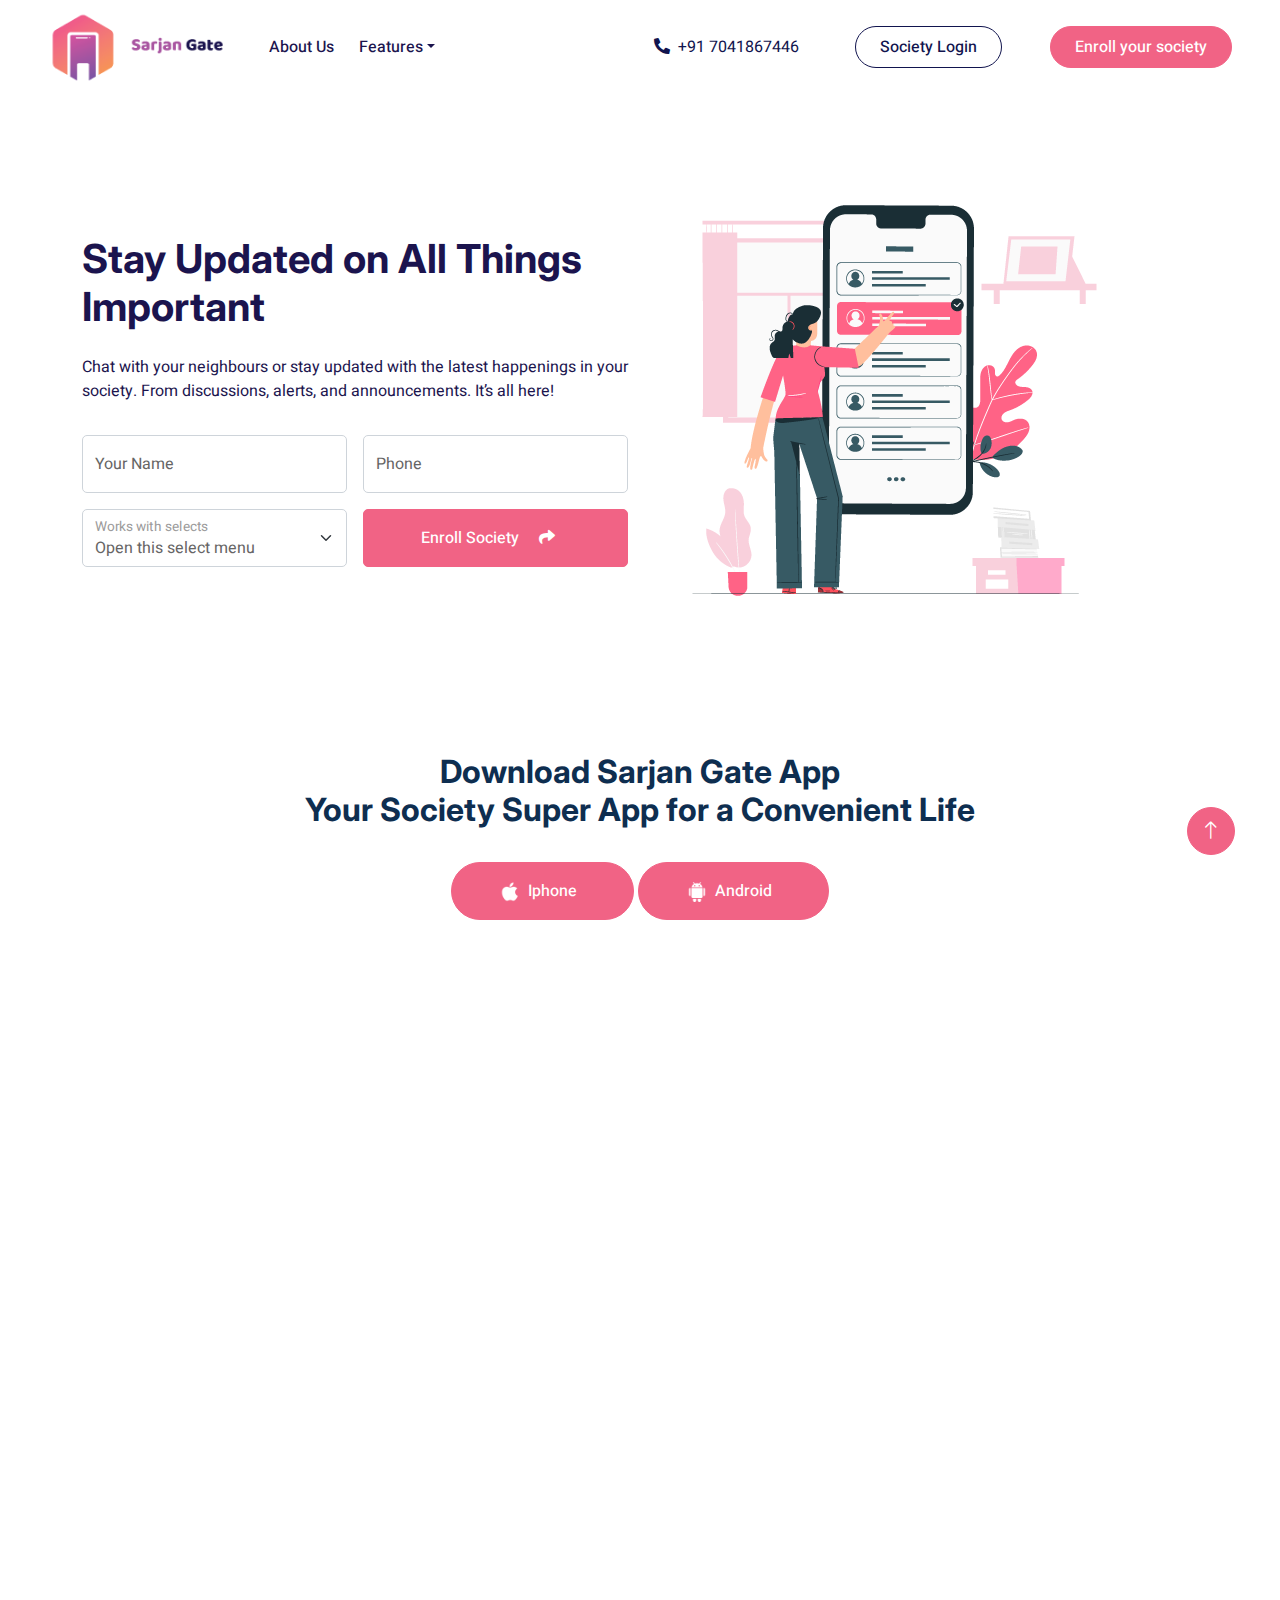
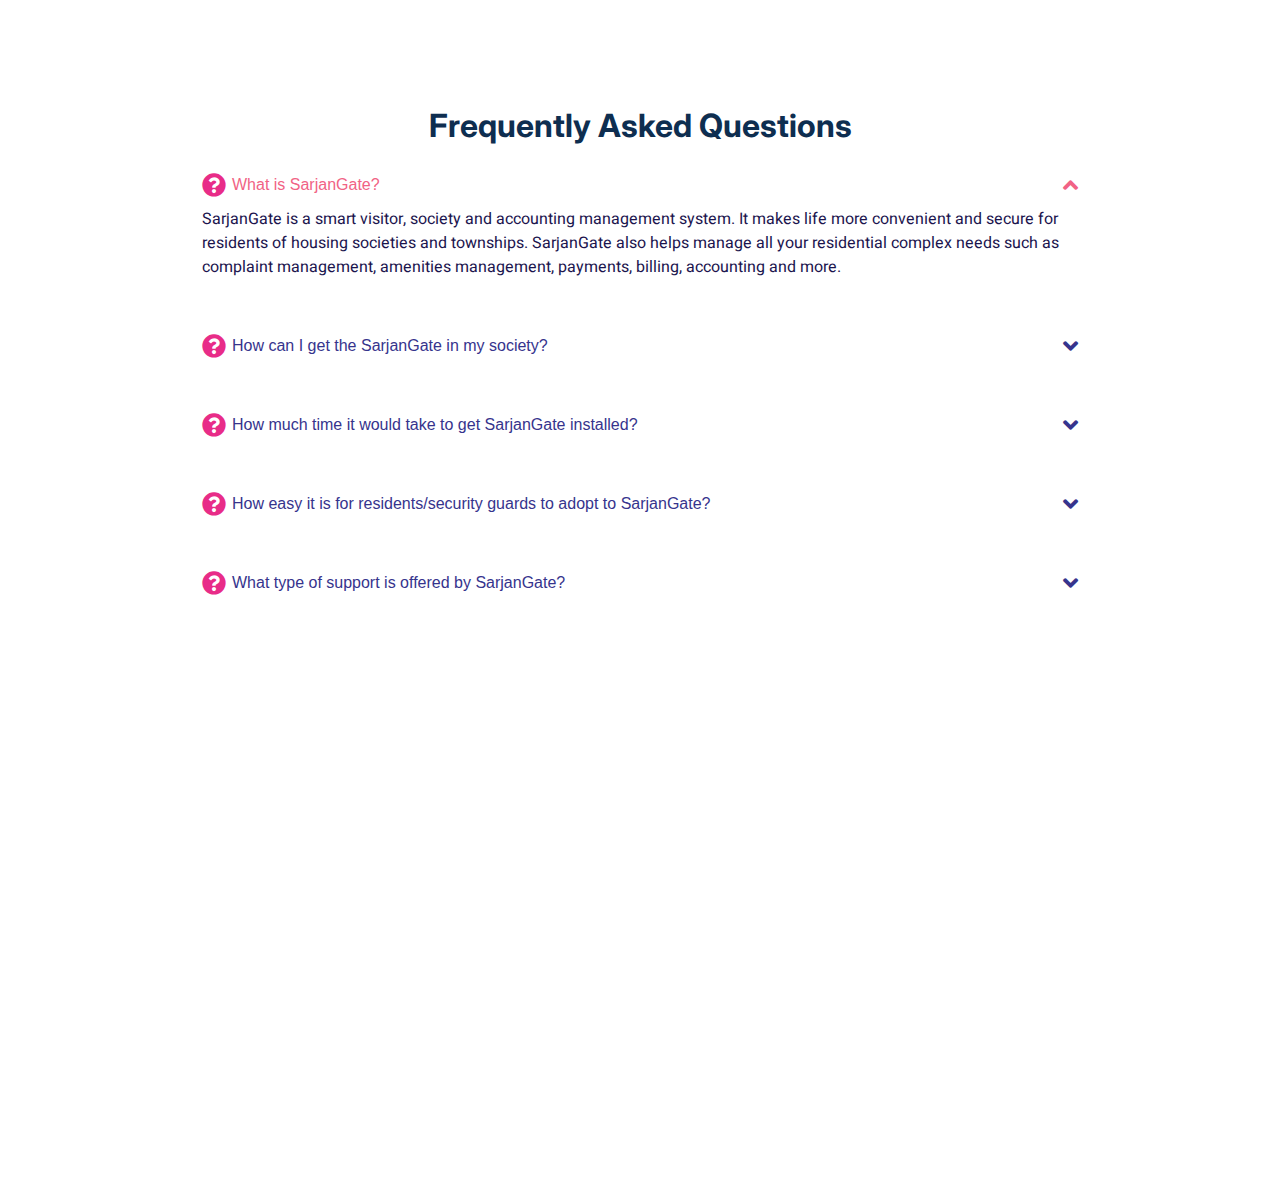
<file: communication-management.html>
<!DOCTYPE html>
<html lang="en">

<head>
    <meta charset="utf-8">
    <title>SarjanGate - Society Security Guard</title>
    <meta content="width=device-width, initial-scale=1.0" name="viewport">
    <meta content name="keywords">
    <meta content name="description">

    <!-- Favicon -->
    <link href="img/favicon.png" rel="icon">



    <!-- Google Web Fonts -->
    <link rel="preconnect" href="https://fonts.googleapis.com">
    <link rel="preconnect" href="https://fonts.gstatic.com" crossorigin>
    <link href="https://fonts.googleapis.com/css2?family=Heebo:wght@400;500;600&family=Inter:wght@700;800&display=swap"
        rel="stylesheet">

    <!-- Icon Font Stylesheet -->
    <link href="https://cdnjs.cloudflare.com/ajax/libs/font-awesome/5.10.0/css/all.min.css" rel="stylesheet">
    <link href="https://cdn.jsdelivr.net/npm/bootstrap-icons@1.4.1/font/bootstrap-icons.css" rel="stylesheet">

    <!-- Libraries Stylesheet -->
    <link href="lib/animate/animate.min.css" rel="stylesheet">
    <link href="lib/owlcarousel/assets/owl.carousel.min.css" rel="stylesheet">

    <!-- Customized Bootstrap Stylesheet -->
    <link href="css/bootstrap.min.css" rel="stylesheet">

    <!-- Template Stylesheet -->
    <link href="css/style.css" rel="stylesheet">
</head>

<body>
    <div class="container-xxl bg-white p-0">
        <!-- Spinner Start -->
        <div id="spinner"
            class="show bg-white position-fixed translate-middle w-100 vh-100 top-50 start-50 d-flex align-items-center justify-content-center">
            <div class="spinner-border text-primary" style="width: 3rem; height: 3rem;" role="status">
                <span class="sr-only">Loading...</span>
            </div>
        </div>
        <!-- Spinner End -->

        <!-- Navbar & Hero Start -->
        <div class="container-xxl position-relative p-0">
            <nav class="navbar navbar-expand-lg navbar-light px-4 px-lg-5 py-3 py-lg-0">
                <a href="index.html" class="navbar-brand p-0">
                    <img src="img/sarjanGate.png" width="100%" height="200px">
                    <!-- <img src="img/logo.png" alt="Logo"> -->
                </a>
                <button class="navbar-toggler" type="button" data-bs-toggle="collapse" data-bs-target="#navbarCollapse">
                    <span class="fa fa-bars"></span>
                </button>
                <div class="collapse navbar-collapse" id="navbarCollapse">
                    <div class="navbar-nav me-auto py-0">

                        <a href="about.html" class="nav-item nav-link">About Us</a>

                        <!-- <div class="nav-item dropdown">
                            <a href="#" class="nav-link dropdown-toggle" data-bs-toggle="dropdown">Features</a>
                            <div class="dropdown-menu m-0">
                                <li><a href="#" class="dropdown-item dropdown-toggle" data-bs-toggle="dropdown">Resident</a>
                                    <ul class="dropdown-menu" data-bs-toggle="dropdown">
                                        <li>home</li>
                                    </ul>
                                  
                                    
                                </li>
                                <a href="#" class="dropdown-item">Management</a>
                                <a href="#" class="dropdown-item">Security Guard</a>
                                
                            </div>
                        </div> -->
                        <li class="nav-item dropdown active">
                            <a class="nav-link dropdown-toggle" href="#" data-bs-toggle="dropdown" data-bs-auto-close="outside">Features</a>
                            <ul class="dropdown-menu shadow">
                              
                              <!-- <li class="dropstart">
                                <a href="#" class="dropdown-item dropdown-toggle" data-bs-toggle="dropdown">Submenu Left</a>
                                <ul class="dropdown-menu submenu-first shadow">
                                  <li><a class="dropdown-item" href=""> Third level 1</a></li>
                                  <li><a class="dropdown-item" href=""> Third level 2</a></li>
                                  <li><a class="dropdown-item" href=""> Third level 3</a></li>
                                  <li><a class="dropdown-item" href=""> Third level 4</a></li>
                                  <li><a class="dropdown-item" href=""> Third level 5</a></li>
                                </ul>
                              </li> -->
                              <li class="dropend">
                                <a href="index.html" class="dropdown-item dropdown" data-bs-toggle="dropdown" data-bs-auto-close="outside">Resident <i class="fas fa-caret-down mx-2"></i></a>
                                <ul class="dropdown-menu submenu-first shadow">
                                  <li><a class="dropdown-item" href="guest.html">Visitor Management System</a></li>
                                  <li><a class="dropdown-item" href="domestic-staff-management.html"> Domestic Staff Management</a></li>
                                  <li><a class="dropdown-item" href="communication-management.html"> Communication Management</a></li>
                                  <li><a class="dropdown-item" href="maintenance-and-utility-bill-payment.html"> Maintenance and Utility Bill Payment</a></li>
                                  <li><a class="dropdown-item" href="sos.html"> Safety</a></li>
                                  <li><a class="dropdown-item" href="ComplaintManagement.html"> Complaint Management</a></li>
                                </ul>
                              </li>
                              <!-- <li><hr class="dropdown-divider"></li> -->
                              <li class="dropend">
                                <a href="#" class="dropdown-item dropdown" data-bs-toggle="dropdown" data-bs-auto-close="outside">Management<i class="fas fa-caret-down mx-2"></i></a>
                                <ul class="dropdown-menu submenu-first shadow">
                                  <!-- <li><a class="dropdown-item" href="erp.html">Accounting and Billing Solution</a></li> -->
                                  <li><a class="dropdown-item" href="bill-maintain.html"> Maintenance and Utility Bill Payments</a></li>
                                  <li><a class="dropdown-item" href="flat-management.html"> Residents and Apartments Management</a></li>
                                  <!-- <li><a class="dropdown-item" href=""> Complaint Management</a></li> -->
                                  <li><a class="dropdown-item" href=""> Digitised Communication</a></li>
                                  <li><a class="dropdown-item" href=""> Manage Staff and Vendors</a></li>
                                  <li><a class="dropdown-item" href=""> Amenities Management</a></li>
                                  <li><a class="dropdown-item" href=""> Admin App</a></li>
                                  
                                </ul>
                              </li>
                              <li class="dropend">
                                <a href="#" class="dropdown-item dropdown" data-bs-toggle="dropdown" data-bs-auto-close="outside">Security Guard <i class="fas fa-caret-down mx-2"></i></a>
                                <ul class="dropdown-menu submenu-first shadow">
                                  <li><a class="dropdown-item" href="">Visitor Management</a></li>
                                  <li><a class="dropdown-item" href=""> Services and Staff Entries/Exits</a></li>
                                  <li><a class="dropdown-item" href=""> User-friendly and Intuitive Guard App</a></li>
                                 
                                </ul>
                              </li>
                              
                            </ul>
                          </li>

                    </div>
                    <a href="tel:7041867446" class="contact-info"
                        style="color: #11144e !important;border-color: #11144e;background-color: #fff;"><i
                            class="fas fa-phone-alt"></i><span class="mx-2">+91 7041867446</span></a>
                    <a href class="btn btn-light rounded-pill   py-2 px-4 ms-lg-5" data-bs-toggle="modal"
                        data-bs-target="#exampleModal"
                        style="color: #11144e !important;border-color: #11144e;background-color: #fff;">Society
                        Login
                    </a>
                    <a href class="btn btn-light rounded-pill text-primary py-2 px-4 ms-lg-5" data-bs-toggle="modal"
                        data-bs-target="#exampleModal1"
                        style="color: #fff !important;border-color: #f16385;background-color: #f16385;">
                        Enroll your society</a>
                </div>

            </nav>
            <div class="modal fade" id="exampleModal" tabindex="-1" aria-labelledby="exampleModalLabel"
                aria-hidden="true">
                <div class="container">
                    <div class="modal-dialog">
                        <div class="modal-content">
                            <div class="modal-header">

                                <button type="button" class="btn-close" data-bs-dismiss="modal"
                                    aria-label="Close"></button>

                            </div>

                            <div class="modal-body">
                                <img src="img/sarjanGate.png" class="text-center">
                                <h5 class="modal-title hero-title" id="exampleModalLabel"> Society Login</h5>
                                <p class=" hero-para pb-3">Log in to access your society dashboard
                                </p>

                                <div class="row g-2">
                                    <div class="col-md">
                                        <div class="form-floating ">
                                            <input type="email" class="form-control" id="floatingInputGrid"
                                                placeholder="name@example.com" value="" required>
                                            <label for="floatingInputGrid">Email address</label>
                                        </div>
                                    </div>
                                    <div class="col-md">
                                        <div class="form-floating">

                                            <input type="password" class="form-control" id="floatingInputGrid1"
                                                placeholder="password" value="" required>
                                            <label for="floatingInputGrid1">Password</label>
                                            <p class="mx-1 mt-1"><a href="#">Forgate Password?</a></p>
                                        </div>
                                    </div>

                                    <div class="row">
                                        <div class="col-lg-3"></div>
                                        <div class="col-lg-6 text-center">
                                            <a href class="btn btn-light rounded-pill text-primary"
                                                style="color: #fff !important;border-color: #f16385;background-color: #f16385;">
                                                Login <i class="fas fa-sign-in-alt mx-2"></i></a>
                                        </div>
                                        <div class="col-lg-3"></div>
                                    </div>

                                </div>

                            </div>
                            <!-- <div class="modal-footer">
                                <button type="button" class="btn btn-secondary" data-bs-dismiss="modal">Close</button>
                                <button type="button" class="btn btn-primary">Save changes</button>
                            </div> -->
                        </div>
                    </div>
                </div>

            </div>
            <div class="modal fade" id="exampleModal1" tabindex="-1" aria-labelledby="exampleModalLabel"
                aria-hidden="true">
                <div class="container">
                    <div class="modal-dialog">
                        <div class="modal-content">
                            <div class="modal-header">

                                <button type="button" class="btn-close" data-bs-dismiss="modal"
                                    aria-label="Close"></button>

                            </div>

                            <div class="modal-body">
                                <!-- <img src="img/sarjanGate.png" class="text-center"> -->
                                <h5 class="modal-title hero-title" id="exampleModalLabel">Experience The SarjanGate
                                    Difference!</h5>
                                <p class=" hero-para pb-3">Set up a demo for the entire community
                                </p>

                                <div class="row g-2">
                                    <div class="col-md">
                                        <div class="form-floating ">
                                            <input type="name" class="form-control" id="floatingInputGrid"
                                                placeholder="enter your name" value="" required>
                                            <label for="floatingInputGrid">Enter Name</label>
                                        </div>
                                    </div>
                                    <div class="col-md">
                                        <div class="form-floating ">
                                            <input type="email" class="form-control" id="floatingInputGrid"
                                                placeholder="name@example.com" value="" required>
                                            <label for="floatingInputGrid">Email address</label>
                                        </div>
                                    </div>




                                </div>
                                <div class="row g-2 mt-2">
                                    <div class="col-md">
                                        <div class="form-floating">

                                            <input type="number" class="form-control" id="floatingInputGrid1"
                                                placeholder="phone" value="" required>
                                            <label for="floatingInputGrid1">Phone number</label>

                                        </div>
                                    </div>
                                    <div class="col-md">
                                        <div class="form-floating">

                                            <input type="name" class="form-control" id="floatingInputGrid1"
                                                placeholder="name" value="" required>
                                            <label for="floatingInputGrid1">Society name</label>

                                        </div>
                                    </div>

                                    <!-- <div class="row">
                                        <div class="col-lg-3"></div>
                                        <div class="col-lg-6 text-center">
                                            <a href class="btn btn-light rounded-pill text-primary"
                                                style="color: #fff !important;border-color: #f16385;background-color: #f16385;">
                                                Login <i class="fas fa-sign-in-alt mx-2"></i></a>
                                        </div>
                                        <div class="col-lg-3"></div>
                                    </div> -->

                                </div>
                                <div class="row g-2 mt-2">
                                    <div class="col-md">
                                        <div class="form-floating">
                                            <select class="form-select" id="floatingSelect"
                                                aria-label="Floating label select example">
                                                <option value="1">Select Reason</option>
                                                <option value="2">Interested For Demo</option>
                                                <option value="3">Existing NoBrokerHood User</option>
                                               
                                            </select>
                                            <label for="floatingSelect">SarjanGate</label>
                                        </div>
                                    </div>
                                   

                                    <div class="row mt-2">
                                        <div class="col-lg-3"></div>
                                        <div class="col-lg-6 text-center">
                                            <a href class="btn btn-light rounded-pill text-primary"
                                                style="color: #fff !important;border-color: #f16385;background-color: #f16385;">
                                                Enroll Your Society <i class="fas fa-sign-in-alt mx-2"></i></a>
                                        </div>
                                        <div class="col-lg-3"></div>
                                    </div>

                                </div>

                            </div>
                            <!-- <div class="modal-footer">
                                <button type="button" class="btn btn-secondary" data-bs-dismiss="modal">Close</button>
                                <button type="button" class="btn btn-primary">Save changes</button>
                            </div> -->
                        </div>
                    </div>
                </div>

            </div>

            <div class="container-xxl bg-white hero-header">
                <div class="container">
                    <div class="row  align-items-center">
                        <div class="col-lg-6 text-center text-lg-start">
                            <h1 class="hero-title mb-4 animated zoomIn">Stay Updated on All Things Important</h1>
                            <p class=" hero-para pb-3 animated zoomIn">Chat with your neighbours or stay updated with the latest happenings in your society. From discussions, alerts, and announcements. It’s all here!</p>

                            <div class="row justify-content-center">
                                <div class="col-lg-12 wow fadeInUp" data-wow-delay="0.3s">

                                    <form>
                                        <div class="row g-3">
                                            <div class="col-md-6">
                                                <div class="form-floating">
                                                    <input type="text" class="form-control" id="name"
                                                        placeholder="Your Name">
                                                    <label for="name">Your Name</label>
                                                </div>
                                            </div>
                                            <div class="col-md-6">
                                                <div class="form-floating">
                                                    <input type="number" class="form-control" id="phone"
                                                        placeholder="Phone">
                                                    <label for="phone">Phone </label>
                                                </div>
                                            </div>
                                            <div class="col-6">
                                                <div class="form-floating">
                                                    <select class="form-select" id="floatingSelect"
                                                        aria-label="Floating label select example">
                                                        <option selected>Open this select menu</option>
                                                        <option value="1">One</option>
                                                        <option value="2">Two</option>
                                                        <option value="3">Three</option>
                                                    </select>
                                                    <label for="floatingSelect">Works with selects</label>
                                                </div>
                                            </div>

                                            <div class="col-6">
                                                <button class="btn btn-primary w-100 py-3" type="submit"
                                                    style="color: #fff !important;border-color: #f16385;background-color: #f16385;">Enroll
                                                    Society <i class="fas fa-share mx-3"></i></button>
                                            </div>
                                        </div>
                                    </form>
                                </div>
                            </div>

                        </div>
                        <div class="col-lg-6 text-center text-lg-start">
                            <img class="img-fluid animated zoomIn" src="img/commmunication.png" alt>
                        </div>
                    </div>
                </div>
            </div>
        </div>
        <!-- Navbar & Hero End -->


        <!-- Download start -->
        <div class="container-xxl">
            <div class="container">
                <div class="row g-5 align-items-center text-center">

                    <div class="col-lg-12 wow fadeInUp" data-wow-delay="0.1s">

                        <h2 class="mb-4">Download Sarjan Gate App<br />
                            Your Society Super App for a Convenient Life</h2>


                        <a class="btn btn-primary rounded-pill py-3 px-5 mt-2"
                            style="color: #fff !important;border-color: #f16385;background-color: #f16385;" href>
                            <img src="img/apple.png" alt="iphone" width="20" class="src"><span
                                class="mx-2">Iphone</span></a>
                        <a class="btn btn-primary rounded-pill py-3 px-5 mt-2"
                            style="color: #fff !important;border-color: #f16385;background-color: #f16385;" href><img
                                src="img/android.png" width="20" alt="iphone" width="20" class="src"><span
                                class="mx-2">Android</span></a>
                    </div>
                </div>
            </div>
        </div>
        <!-- Download End -->
        <!-- About Start -->
        <!-- <div class="container-xxl py-6">
            <div class="container">
                <div class="row g-5 align-items-center">
                    <div class="col-lg-6 wow zoomIn" data-wow-delay="0.1s">
                        <img class="img-fluid" src="img/about.png">
                    </div>
                    <div class="col-lg-6 wow fadeInUp" data-wow-delay="0.1s">
                        <div class="d-inline-block border rounded-pill text-primary px-4 mb-3">About
                            Us</div>
                        <h2 class="mb-4">Award Wining Consultancy Agency For
                            Your Business</h2>
                        <p class="mb-4">Tempor erat elitr rebum at clita.
                            Diam dolor diam ipsum et tempor sit. Aliqu diam
                            amet diam et eos labore. Clita erat ipsum et
                            lorem et sit, sed stet no labore lorem sit.
                            Sanctus clita duo justo et tempor eirmod</p>
                        <div class="row g-3 mb-4">
                            <div class="col-12 d-flex">
                                <div class="flex-shrink-0 btn-lg-square rounded-circle bg-primary">
                                    <i class="fa fa-user-tie text-white"></i>
                                </div>
                                <div class="ms-4">
                                    <h6>Business Planning</h6>
                                    <span>Tempor erat elitr rebum at clita.
                                        Diam dolor ipsum amet eos erat ipsum
                                        lorem et sit sed stet lorem sit
                                        clita duo</span>
                                </div>
                            </div>
                            <div class="col-12 d-flex">
                                <div class="flex-shrink-0 btn-lg-square rounded-circle bg-primary">
                                    <i class="fa fa-chart-line text-white"></i>
                                </div>
                                <div class="ms-4">
                                    <h6>Financial Analaysis</h6>
                                    <span>Tempor erat elitr rebum at clita.
                                        Diam dolor ipsum amet eos erat ipsum
                                        lorem et sit sed stet lorem sit
                                        clita duo</span>
                                </div>
                            </div>
                        </div>
                        <a class="btn btn-primary rounded-pill py-3 px-5 mt-2" href>Read More</a>
                    </div>
                </div>
            </div>
        </div> -->
        <!-- About End -->

       

        <!-- Service Start -->
        <div class="container-xxl py-6">
            <div class="container">
                <div class="mx-auto text-center wow fadeInUp" data-wow-delay="0.1s" style="max-width: 600px;">
                    <!-- <div class="d-inline-block border rounded-pill text-primary px-4 mb-3">Residents</div> -->
                    <h2 class="mb-5">Features of Communication Management</h2>
                    <!-- <p class="hero-para mb-4">Improve the security standards of your gated community with our technologically
                        advanced and in-house engineered security and community management tool. We offer numerous
                        innovative features that are sure to simplify your everyday chores.</p> -->
                </div>
                <div class="row g-4">
                    <div class="col-lg-4 col-md-6 wow fadeInUp" data-wow-delay="0.1s">
                        <div class="service-item rounded h-100">
                            <div class="row">
                                <div class="col-lg-12 text-center">
                                    <div class="row">
                                        <div class="col-2">
                                        </div>
                                        <div class="col-8">
                                            <div class="d-flex justify-content-between text-center">
                                               
                                                <img src="img/communication-1.png " class="src">
                                            </div>
                                        </div>
                                        <div class="col-2">
                                        </div>
                                    </div>

                                </div>
                            </div>

                            <div class="p-5 text-left">
                                <h5 class="mb-1">Forum</h5>
                                <span>From a lively conversation on festival celebrations to deciding on new gym equipment, join a discussion and voice your opinion only on Forum.</span>

                            </div>


                        </div>
                    </div>
                    <div class="col-lg-4 col-md-6 wow fadeInUp" data-wow-delay="0.3s">
                        <div class="service-item rounded h-100">
                            <div class="row">
                                <div class="col-lg-12 text-center">
                                    <div class="row">
                                        <div class="col-2">
                                        </div>
                                        <div class="col-8">
                                            <div class="d-flex justify-content-between text-center">

                                                <img src="img/communication-2.png" class="src">
                                            </div>
                                        </div>
                                        <div class="col-2">
                                        </div>
                                    </div>

                                </div>
                            </div>

                            <div class="p-5 text-left">
                                <h5 class="mb-1">Check Monthly Attendance</h5>
                                <span>A biometric system records attendance of your domestic staff to help you keep track of their working hours, schedule and attendance.</span>

                            </div>


                        </div>
                    </div>
                    <div class="col-lg-4 col-md-6 wow fadeInUp" data-wow-delay="0.6s">
                        <div class="service-item rounded h-100">
                            <div class="row">
                                <div class="col-lg-12 text-center">
                                    <div class="row">
                                        <div class="col-2">
                                        </div>
                                        <div class="col-8">
                                            <div class="d-flex justify-content-between text-center">

                                                <img src="img/communication-3.png " class="src">
                                            </div>
                                        </div>
                                        <div class="col-2">
                                        </div>
                                    </div>

                                </div>
                            </div>

                            <div class="p-5 text-left">
                                <h5 class="mb-1">View Reviews Before Hiring</h5>
                                <span>Find domestic help in a few clicks from a list of existing staff working in the society. You can also choose who you hire by looking at their ratings and reviews.</span>

                            </div>


                        </div>
                    </div>
                    <!-- <div class="col-lg-4 col-md-6 wow fadeInUp" data-wow-delay="0.1s">
                        <div class="service-item rounded h-100">
                            <div class="row">
                                <div class="col-lg-12 text-center">
                                    <div class="row">
                                        <div class="col-2">
                                        </div>
                                        <div class="col-8">
                                            <div class="d-flex justify-content-between text-center">

                                                <img src="img/p4.png" alt="" class="src">
                                            </div>
                                        </div>
                                        <div class="col-2">
                                        </div>
                                    </div>

                                </div>
                            </div>

                            <div class="p-5 text-left">
                                <h5 class="mb-1">Maintenance and Utility Bill Payments</h5>
                                <span>Make and track payments all in one place. You can also check your next payment due
                                    date and view payment history.</span>

                            </div>


                        </div>
                    </div>
                    <div class="col-lg-4 col-md-6 wow fadeInUp" data-wow-delay="0.3s">
                        <div class="service-item rounded h-100">
                            <div class="row">
                                <div class="col-lg-12 text-center">
                                    <div class="row">
                                        <div class="col-2">
                                        </div>
                                        <div class="col-8">
                                            <div class="d-flex justify-content-between text-center">

                                                <img src="img/p5.png" alt="" class="src">
                                            </div>
                                        </div>
                                        <div class="col-2">
                                        </div>
                                    </div>

                                </div>
                            </div>

                            <div class="p-5 text-left">
                                <h5 class="mb-1">Safety Management</h5>
                                <span>Digital tracking of entry and exit times to keep your society safe and secure.
                                    Moreover, a special SOS button in the resident app alerts on-duty guards to come to
                                    your aid during an emergency.</span>

                            </div>


                        </div>
                    </div>
                    <div class="col-lg-4 col-md-6 wow fadeInUp" data-wow-delay="0.6s">
                        <div class="service-item rounded h-100">
                            <div class="row">
                                <div class="col-lg-12 text-center">
                                    <div class="row">
                                        <div class="col-2">
                                        </div>
                                        <div class="col-8">
                                            <div class="d-flex justify-content-between text-center">

                                                <img src="img/p6.png" alt="" class="src">
                                            </div>
                                        </div>
                                        <div class="col-2">
                                        </div>
                                    </div>

                                </div>
                            </div>

                            <div class="p-5 text-left">
                                <h5 class="mb-1">Complaint Management</h5>
                                <span>Get your complaints resolved lightning fast! All you need to do is raise a
                                    complaint here. The committee members will be notified instantly, and you can track
                                    your complaint status at any time.</span>

                            </div>


                        </div>
                    </div> -->
                </div>
            </div>
        </div>
        <!-- Service End -->    
        <!-- Features Start -->
        <!-- <div class="container-xxl py-6">
            <div class="container">
                <div class="row g-5">
                    <div class="col-lg-5 wow fadeInUp" data-wow-delay="0.1s">
                        <div class="d-inline-block border rounded-pill text-primary px-4 mb-3">Management</div>
                        <h2 class="mb-4">Why People Choose Us? We Are
                            Trusted & Award Wining Agency</h2>
                        <p>Clita nonumy sanctus nonumy et clita tempor, et
                            sea amet ut et sadipscing rebum amet takimata
                            amet, sed accusam eos eos dolores dolore et. Et
                            ea ea dolor rebum invidunt clita eos. Sea
                            accusam stet stet ipsum, sit ipsum et ipsum
                            kasd</p>
                        <p>Et ea ea dolor rebum invidunt clita eos. Sea
                            accusam stet stet ipsum, sit ipsum et ipsum
                            kasd</p>
                        <a class="btn btn-primary rounded-pill py-3 px-5 mt-2" href>Read More</a>
                    </div>
                    <div class="col-lg-7">
                        <div class="row g-5">
                            <div class="col-sm-6 wow fadeIn" data-wow-delay="0.1s">
                                <div class="d-flex align-items-center mb-3">
                                    <div class="flex-shrink-0 btn-square bg-primary rounded-circle me-3">
                                        <i class="fa fa-cubes text-white"></i>
                                    </div>
                                    <h6 class="mb-0">Best In Industry</h6>
                                </div>
                                <span>Magna sea eos sit dolor, ipsum amet
                                    ipsum lorem diam eos diam dolor</span>
                            </div>
                            <div class="col-sm-6 wow fadeIn" data-wow-delay="0.2s">
                                <div class="d-flex align-items-center mb-3">
                                    <div class="flex-shrink-0 btn-square bg-primary rounded-circle me-3">
                                        <i class="fa fa-percent text-white"></i>
                                    </div>
                                    <h6 class="mb-0">99% Success Rate</h6>
                                </div>
                                <span>Magna sea eos sit dolor, ipsum amet
                                    ipsum lorem diam eos diam dolor</span>
                            </div>
                            <div class="col-sm-6 wow fadeIn" data-wow-delay="0.3s">
                                <div class="d-flex align-items-center mb-3">
                                    <div class="flex-shrink-0 btn-square bg-primary rounded-circle me-3">
                                        <i class="fa fa-award text-white"></i>
                                    </div>
                                    <h6 class="mb-0">Award Winning</h6>
                                </div>
                                <span>Magna sea eos sit dolor, ipsum amet
                                    ipsum lorem diam eos diam dolor</span>
                            </div>
                            <div class="col-sm-6 wow fadeIn" data-wow-delay="0.4s">
                                <div class="d-flex align-items-center mb-3">
                                    <div class="flex-shrink-0 btn-square bg-primary rounded-circle me-3">
                                        <i class="fa fa-smile-beam text-white"></i>
                                    </div>
                                    <h6 class="mb-0">100% Happy Client</h6>
                                </div>
                                <span>Magna sea eos sit dolor, ipsum amet
                                    ipsum lorem diam eos diam dolor</span>
                            </div>
                            <div class="col-sm-6 wow fadeIn" data-wow-delay="0.5s">
                                <div class="d-flex align-items-center mb-3">
                                    <div class="flex-shrink-0 btn-square bg-primary rounded-circle me-3">
                                        <i class="fa fa-user-tie text-white"></i>
                                    </div>
                                    <h6 class="mb-0">Professional
                                        Advisors</h6>
                                </div>
                                <span>Magna sea eos sit dolor, ipsum amet
                                    ipsum lorem diam eos diam dolor</span>
                            </div>
                            <div class="col-sm-6 wow fadeIn" data-wow-delay="0.6s">
                                <div class="d-flex align-items-center mb-3">
                                    <div class="flex-shrink-0 btn-square bg-primary rounded-circle me-3">
                                        <i class="fa fa-headset text-white"></i>
                                    </div>
                                    <h6 class="mb-0">24/7 Customer
                                        Support</h6>
                                </div>
                                <span>Magna sea eos sit dolor, ipsum amet
                                    ipsum lorem diam eos diam dolor</span>
                            </div>
                        </div>
                    </div>
                </div>
            </div>
        </div> -->
        <!-- Features End -->

        <!-- Client Start -->
        <!-- <div class="container-xxl bg-primary my-6 py-5 wow fadeInUp" data-wow-delay="0.1s">
            <div class="container">
                <div class="owl-carousel client-carousel">
                    <a href="#"><img class="img-fluid" src="img/logo-1.png" alt></a>
                    <a href="#"><img class="img-fluid" src="img/logo-2.png" alt></a>
                    <a href="#"><img class="img-fluid" src="img/logo-3.png" alt></a>
                    <a href="#"><img class="img-fluid" src="img/logo-4.png" alt></a>
                    <a href="#"><img class="img-fluid" src="img/logo-5.png" alt></a>
                    <a href="#"><img class="img-fluid" src="img/logo-6.png" alt></a>
                    <a href="#"><img class="img-fluid" src="img/logo-7.png" alt></a>
                    <a href="#"><img class="img-fluid" src="img/logo-8.png" alt></a>
                </div>
            </div>
        </div> -->
        <!-- Client End -->

        <!-- Testimonial Start -->
        <!-- <div class="container-xxl py-6">
            <div class="container">
                <div class="mx-auto text-center wow fadeInUp" data-wow-delay="0.1s" style="max-width: 600px;">
                    <div class="d-inline-block border rounded-pill text-primary px-4 mb-3">Testimonial</div>
                    <h2 class="mb-5">Why Choose Sarjan Gate?</h2>
                </div>
                <div class="owl-carousel testimonial-carousel wow fadeInUp" data-wow-delay="0.1s">
                    <div class="row">
                        <div class="col-lg-12">
                            <div class="testimonial-item rounded p-4">
                                <div class="row">
                                    <div class="col-lg-6">
                                        <div class="d-flex align-items-center">
                                            <img class="img-fluid flex-shrink-0 rounded-circle" src="img/t1.png">
            
                                        </div>
                                    </div>
                                    <div class="col-lg-6">
                                        <div class="ps-3">
                                            <h6 class="mb-1">Client Name</h6>
                                            <small>Profession</small>
                                        </div>
                                        <p>Dolor et eos labore, stet justo sed est sed. Diam
                                            sed sed dolor stet amet eirmod eos labore
                                            diam</p>
                                    </div>
                                    
                                </div>
                                
                            </div>
                           
                        </div>
                    </div>
                    
                   
                    
                </div>
            </div>
        </div> -->
        <!-- Testimonial End -->

        <section id="faq" class="faq container-xxl">
            <div class="container">
                <div style="text-align:center;">
                    <h2>Frequently Asked Questions</h2>
                </div>

                <div class="faq-list">
                    <ul>
                        <li>
                            <i class="fa fa-question-circle icon-help" aria-hidden="true"></i> <a
                                data-bs-toggle="collapse" class="collapse" data-bs-target="#faq-list-1">What is
                                SarjanGate?<i class="fa fa-sm fa-angle-down icon-show" aria-hidden="true"></i><i
                                    class="fa fa-sm fa-angle-up icon-close"></i></a>
                            <div id="faq-list-1" class="collapse show" data-bs-parent=".faq-list">
                                <p class="hero-para">
                                    SarjanGate is a smart visitor, society and accounting management system. It makes
                                    life more convenient and secure for residents of housing societies and townships.
                                    SarjanGate also helps manage all your residential complex needs such as complaint
                                    management, amenities management, payments, billing, accounting and more.
                                </p>
                            </div>
                        </li>

                        <li>
                            <i class="fa fa-question-circle icon-help" aria-hidden="true"></i> <a
                                data-bs-toggle="collapse" data-bs-target="#faq-list-2" class="collapsed">How can I get
                                the SarjanGate in my society?<i class="fa fa-sm fa-angle-down icon-show"
                                    aria-hidden="true"></i><i class="fa fa-sm fa-angle-up icon-close"></i></a>
                            <div id="faq-list-2" class="collapse" data-bs-parent=".faq-list">
                                <p class="hero-para">
                                    To use SarjanGate in your society, your society management committee needs to sign
                                    up with us. Connect with us on +91 7041867446 or email us on hello@SarjanGate.com
                                    for demo and to sign up.
                                </p>
                            </div>
                        </li>

                        <li>
                            <i class="fa fa-question-circle icon-help" aria-hidden="true"></i> <a
                                data-bs-toggle="collapse" data-bs-target="#faq-list-3" class="collapsed">How much time
                                it would take to get SarjanGate installed?<i class="fa fa-sm fa-angle-down icon-show"
                                    aria-hidden="true"></i><i class="fa fa-sm fa-angle-up icon-close"></i></a>
                            <div id="faq-list-3" class="collapse" data-bs-parent=".faq-list">
                                <p class="hero-para">
                                    The entire SarjanGate module can be deployed within 2 days of formally signing up.
                                    We will create the backend database of security guards and service staff. Residents
                                    can simply download and use the app after the society is onboarded.
                                </p>
                            </div>
                        </li>

                        <li>
                            <i class="fa fa-question-circle icon-help" aria-hidden="true"></i> <a
                                data-bs-toggle="collapse" data-bs-target="#faq-list-4" class="collapsed">How easy it is
                                for residents/security guards to adopt to SarjanGate?<i
                                    class="fa fa-sm fa-angle-down icon-show" aria-hidden="true"></i><i
                                    class="fa fa-sm fa-angle-up icon-close"></i></a>
                            <div id="faq-list-4" class="collapse" data-bs-parent=".faq-list">
                                <p class="hero-para">
                                    The resident app, as well as the Guard app is very intuitive and has very simple
                                    navigation. The guard app is also available in multiple languages making it really
                                    easy to use.
                                </p>
                            </div>
                        </li>

                        <li>
                            <i class="fa fa-question-circle icon-help" aria-hidden="true"></i> <a
                                data-bs-toggle="collapse" data-bs-target="#faq-list-5" class="collapsed">What type of
                                support is offered by SarjanGate?<i class="fa fa-sm fa-angle-down icon-show"
                                    aria-hidden="true"></i><i class="fa fa-sm fa-angle-up icon-close"></i></a>
                            <div id="faq-list-5" class="collapse" data-bs-parent=".faq-list">
                                <p class="hero-para">
                                    With SarjanGate you get exceptional support. Support includes onboarding of the
                                    entire society, training of the security team and staff members, to addressing
                                    resident queries at any time. Every society is assigned a direct operational person
                                    to cater to and address any issues or queries.
                                </p>
                            </div>
                        </li>



                    </ul>
                </div>

            </div>
        </section>

        <!-- Team Start -->
        <!-- <div class="container-xxl py-6">
            <div class="container">
                <div class="mx-auto text-center wow fadeInUp" data-wow-delay="0.1s" style="max-width: 600px;">
                    <div class="d-inline-block border rounded-pill text-primary px-4 mb-3">Our
                        Team</div>
                    <h2 class="mb-5">Meet Our Team Members</h2>
                </div>
                <div class="row g-4">
                    <div class="col-lg-3 col-md-6 wow fadeInUp" data-wow-delay="0.1s">
                        <div class="team-item">
                            <h5>Full Name</h5>
                            <p class="mb-4">Designation</p>
                            <img class="img-fluid rounded-circle w-100 mb-4" src="img/team-1.jpg" alt>
                            <div class="d-flex justify-content-center">
                                <a class="btn btn-square text-primary bg-white m-1" href><i
                                        class="fab fa-facebook-f"></i></a>
                                <a class="btn btn-square text-primary bg-white m-1" href><i
                                        class="fab fa-twitter"></i></a>
                                <a class="btn btn-square text-primary bg-white m-1" href><i
                                        class="fab fa-linkedin-in"></i></a>
                            </div>
                        </div>
                    </div>
                    <div class="col-lg-3 col-md-6 wow fadeInUp" data-wow-delay="0.3s">
                        <div class="team-item">
                            <h5>Full Name</h5>
                            <p class="mb-4">Designation</p>
                            <img class="img-fluid rounded-circle w-100 mb-4" src="img/team-2.jpg" alt>
                            <div class="d-flex justify-content-center">
                                <a class="btn btn-square text-primary bg-white m-1" href><i
                                        class="fab fa-facebook-f"></i></a>
                                <a class="btn btn-square text-primary bg-white m-1" href><i
                                        class="fab fa-twitter"></i></a>
                                <a class="btn btn-square text-primary bg-white m-1" href><i
                                        class="fab fa-linkedin-in"></i></a>
                            </div>
                        </div>
                    </div>
                    <div class="col-lg-3 col-md-6 wow fadeInUp" data-wow-delay="0.5s">
                        <div class="team-item">
                            <h5>Full Name</h5>
                            <p class="mb-4">Designation</p>
                            <img class="img-fluid rounded-circle w-100 mb-4" src="img/team-3.jpg" alt>
                            <div class="d-flex justify-content-center">
                                <a class="btn btn-square text-primary bg-white m-1" href><i
                                        class="fab fa-facebook-f"></i></a>
                                <a class="btn btn-square text-primary bg-white m-1" href><i
                                        class="fab fa-twitter"></i></a>
                                <a class="btn btn-square text-primary bg-white m-1" href><i
                                        class="fab fa-linkedin-in"></i></a>
                            </div>
                        </div>
                    </div>
                    <div class="col-lg-3 col-md-6 wow fadeInUp" data-wow-delay="0.7s">
                        <div class="team-item">
                            <h5>Full Name</h5>
                            <p class="mb-4">Designation</p>
                            <img class="img-fluid rounded-circle w-100 mb-4" src="img/team-4.jpg" alt>
                            <div class="d-flex justify-content-center">
                                <a class="btn btn-square text-primary bg-white m-1" href><i
                                        class="fab fa-facebook-f"></i></a>
                                <a class="btn btn-square text-primary bg-white m-1" href><i
                                        class="fab fa-twitter"></i></a>
                                <a class="btn btn-square text-primary bg-white m-1" href><i
                                        class="fab fa-linkedin-in"></i></a>
                            </div>
                        </div>
                    </div>
                </div>
            </div>
        </div> -->
        <!-- Team End -->




        <!-- Footer Start -->
        <div class="container-fluid bg-dark text-light footer pt-5 wow fadeIn" data-wow-delay="0.1s"
            style="margin-top: 6rem;">
            <div class="container py-5">
                <div class="row g-5">
                    <div class="col-md-6 col-lg-3">
                        <h5 class="text-white mb-4">SarjanGate</h5>
                        <p><i class="fa fa-map-marker-alt me-3"></i>Ahemdabad</p>
                        <p ><i class="fa fa-phone-alt me-3"></i><a href="tel:7041867446" class="text-white">7041867446</a></p>
                        <p><i class="fa fa-envelope me-3"></i>info@example.com</p>
                        <div class="d-flex pt-2">
                            <a class="btn btn-outline-light btn-social" href><i class="fab fa-twitter"></i></a>
                            <a class="btn btn-outline-light btn-social" href><i class="fab fa-facebook-f"></i></a>
                            <a class="btn btn-outline-light btn-social" href><i class="fab fa-youtube"></i></a>
                            <a class="btn btn-outline-light btn-social" href><i class="fab fa-instagram"></i></a>
                            <a class="btn btn-outline-light btn-social" href><i class="fab fa-linkedin-in"></i></a>
                        </div>
                    </div>
                    <div class="col-md-6 col-lg-3">
                        <h5 class="text-white mb-4">Quick Link</h5>
                        <a class="btn btn-link" href>About Us</a>
                        <a class="btn btn-link" href>Contact Us</a>
                        <a class="btn btn-link" href>Privacy Policy</a>
                        <a class="btn btn-link" href>Terms & Condition</a>
                        <a class="btn btn-link" href>Career</a>
                    </div>
                    <div class="col-md-6 col-lg-3">
                        <h5 class="text-white mb-4">Popular Link</h5>
                        <a class="btn btn-link" href>About Us</a>
                        <a class="btn btn-link" href>Contact Us</a>
                        <a class="btn btn-link" href>Privacy Policy</a>
                        <a class="btn btn-link" href>Terms & Condition</a>
                        <a class="btn btn-link" href>Career</a>
                    </div>
                    <div class="col-md-6 col-lg-3">
                        <h5 class="text-white mb-4">Newsletter</h5>
                        <p>Lorem ipsum dolor sit amet elit. Phasellus nec
                            pretium mi. Curabitur facilisis ornare velit non
                            vulpu</p>
                        <div class="position-relative w-100 mt-3">
                            <input class="form-control border-0 rounded-pill w-100 ps-4 pe-5" type="text"
                                placeholder="Your Email" style="height: 48px;">
                            <button type="button" class="btn shadow-none position-absolute top-0 end-0 mt-1 me-2"><i
                                    class="fa fa-paper-plane text-primary fs-4"></i></button>
                        </div>
                    </div>
                </div>
            </div>
            <div class="container">
                <div class="copyright">
                    <div class="row">
                        <div class="col-md-6 text-center text-md-start mb-3 mb-md-0">
                            &copy; <a class="border-bottom" href="#">SarjanGate</a>, All Right Reserved.

                            <!--/*** This template is free as long as you keep the footer author’s credit link/attribution link/backlink. If you'd like to use the template without the footer author’s credit link/attribution link/backlink, you can purchase the Credit Removal License from "https://htmlcodex.com/credit-removal". Thank you for your support. ***/-->
                            Designed By <a class="border-bottom" href="#">Hackberry Softech</a>
                            <br>Distributed By: <a class="border-bottom" href="#" target="_blank">Sarjan Homes</a>
                        </div>
                        <div class="col-md-6 text-center text-md-end">
                            <div class="footer-menu">
                                <a href>Home</a>
                                <a href>Cookies</a>
                                <a href>Help</a>
                                <a href>FQAs</a>
                            </div>
                        </div>
                    </div>
                </div>
            </div>
        </div>
        <!-- Footer End -->

        <!-- Back to Top -->
        <a href="#" class="btn btn-lg btn-primary btn-lg-square back-to-top"
            style="color: #fff !important;border-color: #f16385;background-color: #f16385;"><i
                class="bi bi-arrow-up"></i></a>
    </div>

    <!-- JavaScript Libraries -->
    <script src="https://code.jquery.com/jquery-3.4.1.min.js"></script>
    <script src="https://cdn.jsdelivr.net/npm/bootstrap@5.0.0/dist/js/bootstrap.bundle.min.js"></script>
    <script src="lib/wow/wow.min.js"></script>
    <script src="lib/easing/easing.min.js"></script>
    <script src="lib/waypoints/waypoints.min.js"></script>
    <script src="lib/owlcarousel/owl.carousel.min.js"></script>









    <!-- Template Javascript -->
    <script src="js/main.js"></script>
</body>

</html>
</file>
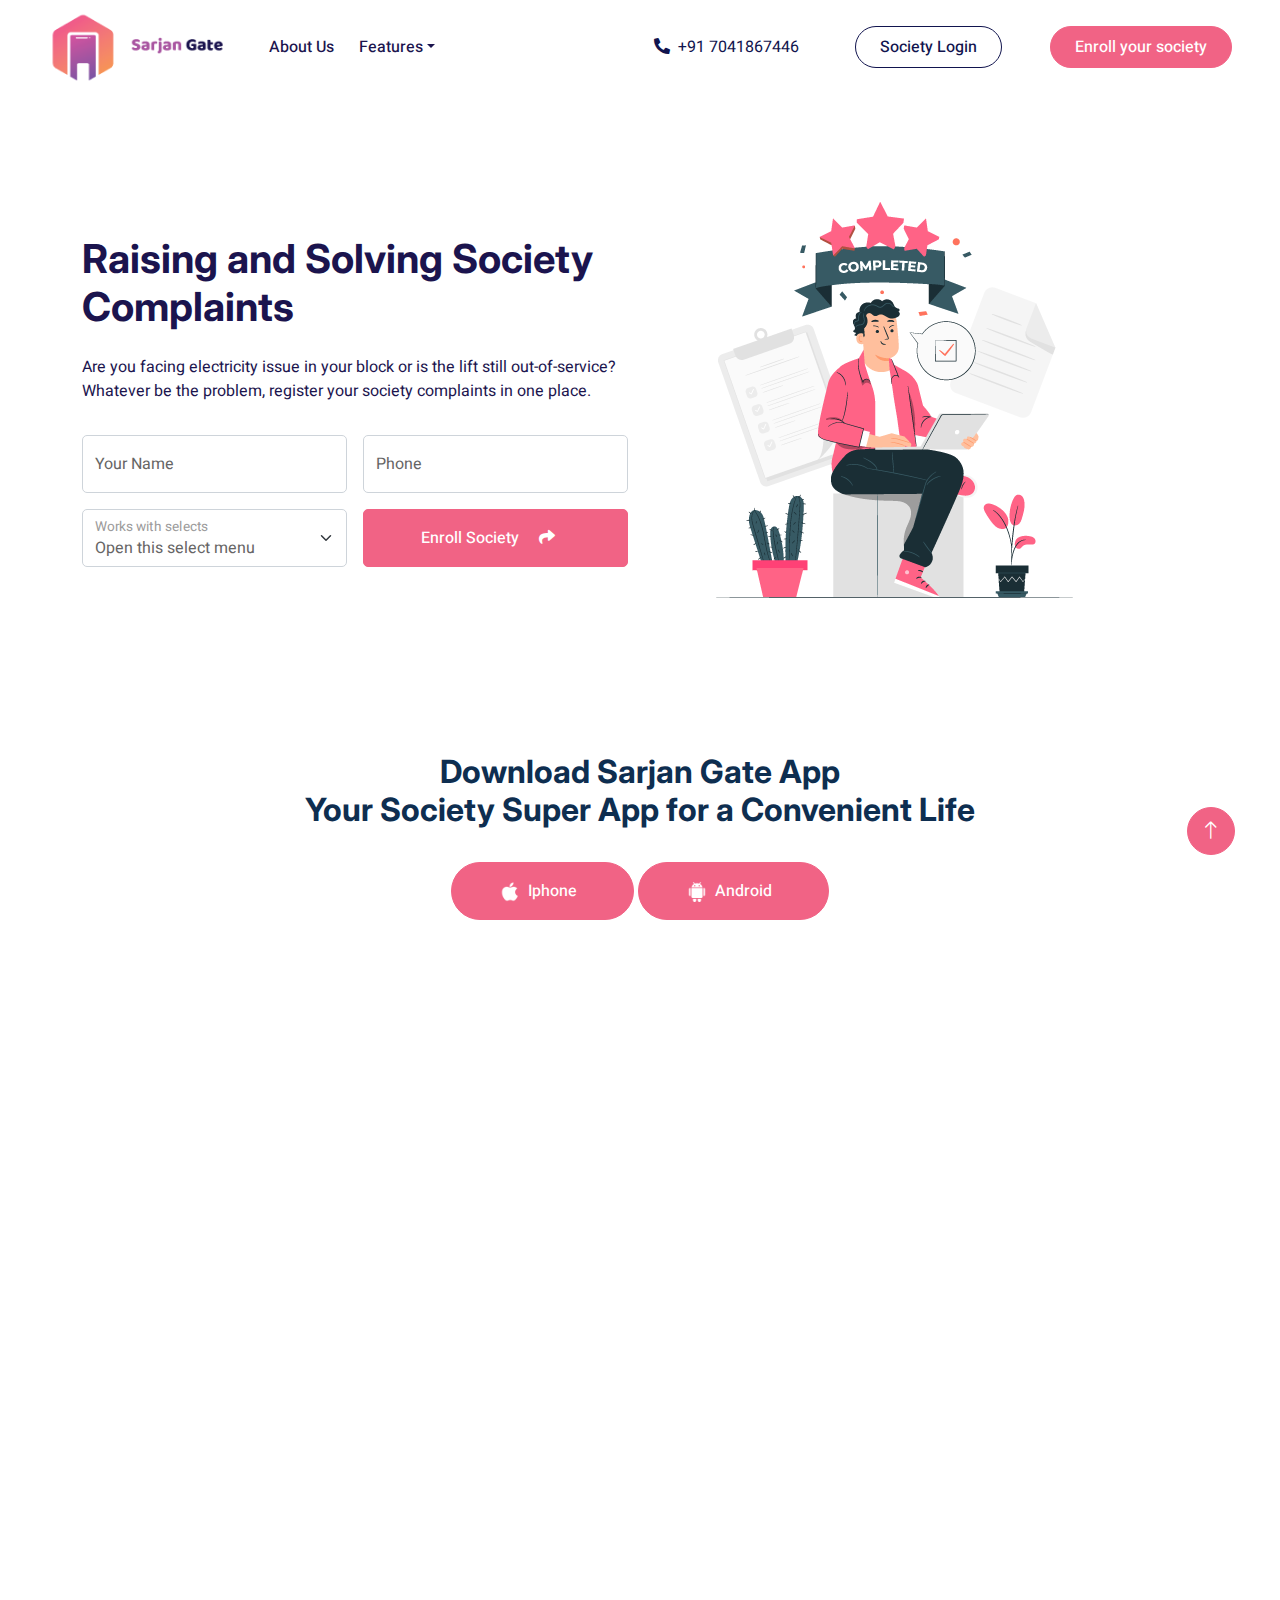
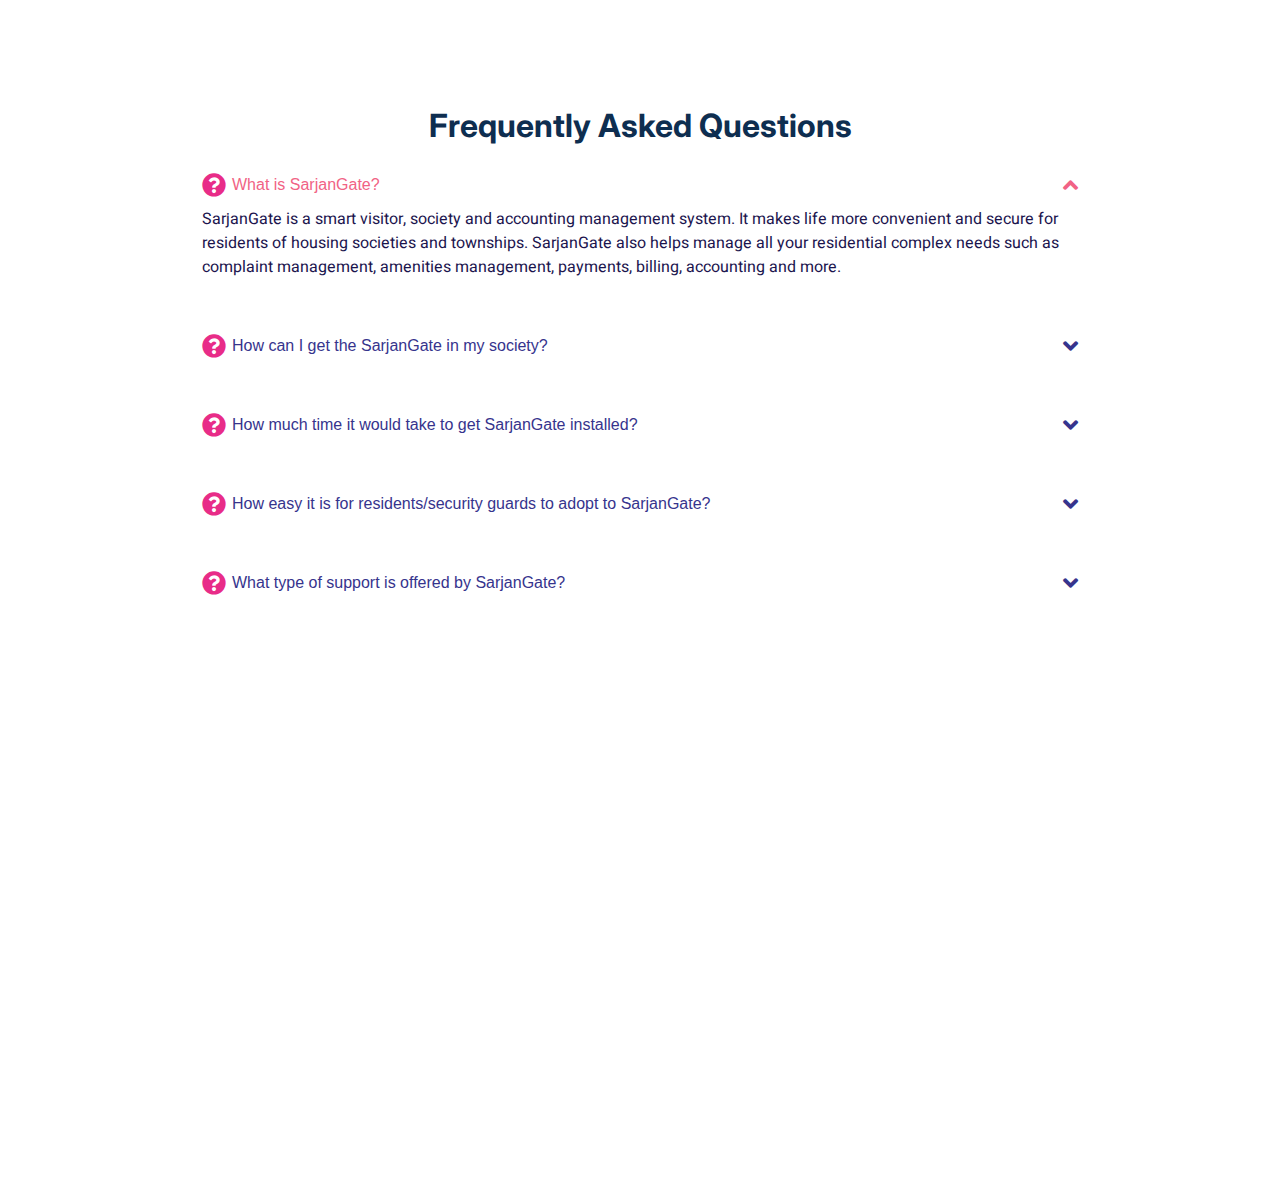
<file: ComplaintManagement.html>
<!DOCTYPE html>
<html lang="en">

<head>
    <meta charset="utf-8">
    <title>SarjanGate - Society Security Guard</title>
    <meta content="width=device-width, initial-scale=1.0" name="viewport">
    <meta content name="keywords">
    <meta content name="description">

    <!-- Favicon -->
    <link href="img/favicon.png" rel="icon">



    <!-- Google Web Fonts -->
    <link rel="preconnect" href="https://fonts.googleapis.com">
    <link rel="preconnect" href="https://fonts.gstatic.com" crossorigin>
    <link href="https://fonts.googleapis.com/css2?family=Heebo:wght@400;500;600&family=Inter:wght@700;800&display=swap"
        rel="stylesheet">

    <!-- Icon Font Stylesheet -->
    <link href="https://cdnjs.cloudflare.com/ajax/libs/font-awesome/5.10.0/css/all.min.css" rel="stylesheet">
    <link href="https://cdn.jsdelivr.net/npm/bootstrap-icons@1.4.1/font/bootstrap-icons.css" rel="stylesheet">

    <!-- Libraries Stylesheet -->
    <link href="lib/animate/animate.min.css" rel="stylesheet">
    <link href="lib/owlcarousel/assets/owl.carousel.min.css" rel="stylesheet">

    <!-- Customized Bootstrap Stylesheet -->
    <link href="css/bootstrap.min.css" rel="stylesheet">

    <!-- Template Stylesheet -->
    <link href="css/style.css" rel="stylesheet">
</head>

<body>
    <div class="container-xxl bg-white p-0">
        <!-- Spinner Start -->
        <div id="spinner"
            class="show bg-white position-fixed translate-middle w-100 vh-100 top-50 start-50 d-flex align-items-center justify-content-center">
            <div class="spinner-border text-primary" style="width: 3rem; height: 3rem;" role="status">
                <span class="sr-only">Loading...</span>
            </div>
        </div>
        <!-- Spinner End -->

        <!-- Navbar & Hero Start -->
        <div class="container-xxl position-relative p-0">
            <nav class="navbar navbar-expand-lg navbar-light px-4 px-lg-5 py-3 py-lg-0">
                <a href="index.html" class="navbar-brand p-0">
                    <img src="img/sarjanGate.png" width="100%" height="200px">
                    <!-- <img src="img/logo.png" alt="Logo"> -->
                </a>
                <button class="navbar-toggler" type="button" data-bs-toggle="collapse" data-bs-target="#navbarCollapse">
                    <span class="fa fa-bars"></span>
                </button>
                <div class="collapse navbar-collapse" id="navbarCollapse">
                    <div class="navbar-nav me-auto py-0">

                        <a href="about.html" class="nav-item nav-link">About Us</a>

                        <!-- <div class="nav-item dropdown">
                            <a href="#" class="nav-link dropdown-toggle" data-bs-toggle="dropdown">Features</a>
                            <div class="dropdown-menu m-0">
                                <li><a href="#" class="dropdown-item dropdown-toggle" data-bs-toggle="dropdown">Resident</a>
                                    <ul class="dropdown-menu" data-bs-toggle="dropdown">
                                        <li>home</li>
                                    </ul>
                                  
                                    
                                </li>
                                <a href="#" class="dropdown-item">Management</a>
                                <a href="#" class="dropdown-item">Security Guard</a>
                                
                            </div>
                        </div> -->
                        <li class="nav-item dropdown active">
                            <a class="nav-link dropdown-toggle" href="#" data-bs-toggle="dropdown" data-bs-auto-close="outside">Features</a>
                            <ul class="dropdown-menu shadow">
                              
                              <!-- <li class="dropstart">
                                <a href="#" class="dropdown-item dropdown-toggle" data-bs-toggle="dropdown">Submenu Left</a>
                                <ul class="dropdown-menu submenu-first shadow">
                                  <li><a class="dropdown-item" href=""> Third level 1</a></li>
                                  <li><a class="dropdown-item" href=""> Third level 2</a></li>
                                  <li><a class="dropdown-item" href=""> Third level 3</a></li>
                                  <li><a class="dropdown-item" href=""> Third level 4</a></li>
                                  <li><a class="dropdown-item" href=""> Third level 5</a></li>
                                </ul>
                              </li> -->
                              <li class="dropend">
                                <a href="index.html" class="dropdown-item dropdown" data-bs-toggle="dropdown" data-bs-auto-close="outside">Resident <i class="fas fa-caret-down mx-2"></i></a>
                                <ul class="dropdown-menu submenu-first shadow">
                                  <li><a class="dropdown-item" href="guest.html">Visitor Management System</a></li>
                                  <li><a class="dropdown-item" href="domestic-staff-management.html"> Domestic Staff Management</a></li>
                                  <li><a class="dropdown-item" href="communication-management.html"> Communication Management</a></li>
                                  <li><a class="dropdown-item" href="maintenance-and-utility-bill-payment.html"> Maintenance and Utility Bill Payment</a></li>
                                  <li><a class="dropdown-item" href="sos.html"> Safety</a></li>
                                  <li><a class="dropdown-item" href="ComplaintManagement.html"> Complaint Management</a></li>
                                </ul>
                              </li>
                              <!-- <li><hr class="dropdown-divider"></li> -->
                              <li class="dropend">
                                <a href="#" class="dropdown-item dropdown" data-bs-toggle="dropdown" data-bs-auto-close="outside">Management<i class="fas fa-caret-down mx-2"></i></a>
                                <ul class="dropdown-menu submenu-first shadow">
                                  <!-- <li><a class="dropdown-item" href="erp.html">Accounting and Billing Solution</a></li> -->
                                  <li><a class="dropdown-item" href="bill-maintain.html"> Maintenance and Utility Bill Payments</a></li>
                                  <li><a class="dropdown-item" href="flat-management.html"> Residents and Apartments Management</a></li>
                                  <!-- <li><a class="dropdown-item" href=""> Complaint Management</a></li> -->
                                  <li><a class="dropdown-item" href=""> Digitised Communication</a></li>
                                  <li><a class="dropdown-item" href=""> Manage Staff and Vendors</a></li>
                                  <li><a class="dropdown-item" href=""> Amenities Management</a></li>
                                  <li><a class="dropdown-item" href=""> Admin App</a></li>
                                  
                                </ul>
                              </li>
                              <li class="dropend">
                                <a href="#" class="dropdown-item dropdown" data-bs-toggle="dropdown" data-bs-auto-close="outside">Security Guard <i class="fas fa-caret-down mx-2"></i></a>
                                <ul class="dropdown-menu submenu-first shadow">
                                  <li><a class="dropdown-item" href="">Visitor Management</a></li>
                                  <li><a class="dropdown-item" href=""> Services and Staff Entries/Exits</a></li>
                                  <li><a class="dropdown-item" href=""> User-friendly and Intuitive Guard App</a></li>
                                 
                                </ul>
                              </li>
                              
                            </ul>
                          </li>

                    </div>
                    <a href="tel:7041867446" class="contact-info"
                        style="color: #11144e !important;border-color: #11144e;background-color: #fff;"><i
                            class="fas fa-phone-alt"></i><span class="mx-2">+91 7041867446</span></a>
                    <a href class="btn btn-light rounded-pill   py-2 px-4 ms-lg-5" data-bs-toggle="modal"
                        data-bs-target="#exampleModal"
                        style="color: #11144e !important;border-color: #11144e;background-color: #fff;">Society
                        Login
                    </a>
                    <a href class="btn btn-light rounded-pill text-primary py-2 px-4 ms-lg-5" data-bs-toggle="modal"
                        data-bs-target="#exampleModal1"
                        style="color: #fff !important;border-color: #f16385;background-color: #f16385;">
                        Enroll your society</a>
                </div>

            </nav>
            <div class="modal fade" id="exampleModal" tabindex="-1" aria-labelledby="exampleModalLabel"
                aria-hidden="true">
                <div class="container">
                    <div class="modal-dialog">
                        <div class="modal-content">
                            <div class="modal-header">

                                <button type="button" class="btn-close" data-bs-dismiss="modal"
                                    aria-label="Close"></button>

                            </div>

                            <div class="modal-body">
                                <img src="img/sarjanGate.png" class="text-center">
                                <h5 class="modal-title hero-title" id="exampleModalLabel"> Society Login</h5>
                                <p class=" hero-para pb-3">Log in to access your society dashboard
                                </p>

                                <div class="row g-2">
                                    <div class="col-md">
                                        <div class="form-floating ">
                                            <input type="email" class="form-control" id="floatingInputGrid"
                                                placeholder="name@example.com" value="" required>
                                            <label for="floatingInputGrid">Email address</label>
                                        </div>
                                    </div>
                                    <div class="col-md">
                                        <div class="form-floating">

                                            <input type="password" class="form-control" id="floatingInputGrid1"
                                                placeholder="password" value="" required>
                                            <label for="floatingInputGrid1">Password</label>
                                            <p class="mx-1 mt-1"><a href="#">Forgate Password?</a></p>
                                        </div>
                                    </div>

                                    <div class="row">
                                        <div class="col-lg-3"></div>
                                        <div class="col-lg-6 text-center">
                                            <a href class="btn btn-light rounded-pill text-primary"
                                                style="color: #fff !important;border-color: #f16385;background-color: #f16385;">
                                                Login <i class="fas fa-sign-in-alt mx-2"></i></a>
                                        </div>
                                        <div class="col-lg-3"></div>
                                    </div>

                                </div>

                            </div>
                            <!-- <div class="modal-footer">
                                <button type="button" class="btn btn-secondary" data-bs-dismiss="modal">Close</button>
                                <button type="button" class="btn btn-primary">Save changes</button>
                            </div> -->
                        </div>
                    </div>
                </div>

            </div>
            <div class="modal fade" id="exampleModal1" tabindex="-1" aria-labelledby="exampleModalLabel"
                aria-hidden="true">
                <div class="container">
                    <div class="modal-dialog">
                        <div class="modal-content">
                            <div class="modal-header">

                                <button type="button" class="btn-close" data-bs-dismiss="modal"
                                    aria-label="Close"></button>

                            </div>

                            <div class="modal-body">
                                <!-- <img src="img/sarjanGate.png" class="text-center"> -->
                                <h5 class="modal-title hero-title" id="exampleModalLabel">Experience The SarjanGate
                                    Difference!</h5>
                                <p class=" hero-para pb-3">Set up a demo for the entire community
                                </p>

                                <div class="row g-2">
                                    <div class="col-md">
                                        <div class="form-floating ">
                                            <input type="name" class="form-control" id="floatingInputGrid"
                                                placeholder="enter your name" value="" required>
                                            <label for="floatingInputGrid">Enter Name</label>
                                        </div>
                                    </div>
                                    <div class="col-md">
                                        <div class="form-floating ">
                                            <input type="email" class="form-control" id="floatingInputGrid"
                                                placeholder="name@example.com" value="" required>
                                            <label for="floatingInputGrid">Email address</label>
                                        </div>
                                    </div>




                                </div>
                                <div class="row g-2 mt-2">
                                    <div class="col-md">
                                        <div class="form-floating">

                                            <input type="number" class="form-control" id="floatingInputGrid1"
                                                placeholder="phone" value="" required>
                                            <label for="floatingInputGrid1">Phone number</label>

                                        </div>
                                    </div>
                                    <div class="col-md">
                                        <div class="form-floating">

                                            <input type="name" class="form-control" id="floatingInputGrid1"
                                                placeholder="name" value="" required>
                                            <label for="floatingInputGrid1">Society name</label>

                                        </div>
                                    </div>

                                    <!-- <div class="row">
                                        <div class="col-lg-3"></div>
                                        <div class="col-lg-6 text-center">
                                            <a href class="btn btn-light rounded-pill text-primary"
                                                style="color: #fff !important;border-color: #f16385;background-color: #f16385;">
                                                Login <i class="fas fa-sign-in-alt mx-2"></i></a>
                                        </div>
                                        <div class="col-lg-3"></div>
                                    </div> -->

                                </div>
                                <div class="row g-2 mt-2">
                                    <div class="col-md">
                                        <div class="form-floating">
                                            <select class="form-select" id="floatingSelect"
                                                aria-label="Floating label select example">
                                                <option value="1">Select Reason</option>
                                                <option value="2">Interested For Demo</option>
                                                <option value="3">Existing NoBrokerHood User</option>
                                               
                                            </select>
                                            <label for="floatingSelect">SarjanGate</label>
                                        </div>
                                    </div>
                                   

                                    <div class="row mt-2">
                                        <div class="col-lg-3"></div>
                                        <div class="col-lg-6 text-center">
                                            <a href class="btn btn-light rounded-pill text-primary"
                                                style="color: #fff !important;border-color: #f16385;background-color: #f16385;">
                                                Enroll Your Society <i class="fas fa-sign-in-alt mx-2"></i></a>
                                        </div>
                                        <div class="col-lg-3"></div>
                                    </div>

                                </div>

                            </div>
                            <!-- <div class="modal-footer">
                                <button type="button" class="btn btn-secondary" data-bs-dismiss="modal">Close</button>
                                <button type="button" class="btn btn-primary">Save changes</button>
                            </div> -->
                        </div>
                    </div>
                </div>

            </div>

            <div class="container-xxl bg-white hero-header">
                <div class="container">
                    <div class="row  align-items-center">
                        <div class="col-lg-6 text-center text-lg-start">
                            <h1 class="hero-title mb-4 animated zoomIn">Raising and Solving Society Complaints</h1>
                            <p class=" hero-para pb-3 animated zoomIn">Are you facing electricity issue in your block or is the lift still out-of-service? Whatever be the problem, register your society complaints in one place.</p>

                            <div class="row justify-content-center">
                                <div class="col-lg-12 wow fadeInUp" data-wow-delay="0.3s">

                                    <form>
                                        <div class="row g-3">
                                            <div class="col-md-6">
                                                <div class="form-floating">
                                                    <input type="text" class="form-control" id="name"
                                                        placeholder="Your Name">
                                                    <label for="name">Your Name</label>
                                                </div>
                                            </div>
                                            <div class="col-md-6">
                                                <div class="form-floating">
                                                    <input type="number" class="form-control" id="phone"
                                                        placeholder="Phone">
                                                    <label for="phone">Phone </label>
                                                </div>
                                            </div>
                                            <div class="col-6">
                                                <div class="form-floating">
                                                    <select class="form-select" id="floatingSelect"
                                                        aria-label="Floating label select example">
                                                        <option selected>Open this select menu</option>
                                                        <option value="1">One</option>
                                                        <option value="2">Two</option>
                                                        <option value="3">Three</option>
                                                    </select>
                                                    <label for="floatingSelect">Works with selects</label>
                                                </div>
                                            </div>

                                            <div class="col-6">
                                                <button class="btn btn-primary w-100 py-3" type="submit"
                                                    style="color: #fff !important;border-color: #f16385;background-color: #f16385;">Enroll
                                                    Society <i class="fas fa-share mx-3"></i></button>
                                            </div>
                                        </div>
                                    </form>
                                </div>
                            </div>

                        </div>
                        <div class="col-lg-6 text-center text-lg-start">
                            <img class="img-fluid animated zoomIn" src="img/complaint.png " alt>
                        </div>
                    </div>
                </div>
            </div>
        </div>
        <!-- Navbar & Hero End -->


        <!-- Download start -->
        <div class="container-xxl">
            <div class="container">
                <div class="row g-5 align-items-center text-center">

                    <div class="col-lg-12 wow fadeInUp" data-wow-delay="0.1s">

                        <h2 class="mb-4">Download Sarjan Gate App<br />
                            Your Society Super App for a Convenient Life</h2>


                        <a class="btn btn-primary rounded-pill py-3 px-5 mt-2"
                            style="color: #fff !important;border-color: #f16385;background-color: #f16385;" href>
                            <img src="img/apple.png" alt="iphone" width="20" class="src"><span
                                class="mx-2">Iphone</span></a>
                        <a class="btn btn-primary rounded-pill py-3 px-5 mt-2"
                            style="color: #fff !important;border-color: #f16385;background-color: #f16385;" href><img
                                src="img/android.png" width="20" alt="iphone" width="20" class="src"><span
                                class="mx-2">Android</span></a>
                    </div>
                </div>
            </div>
        </div>
        <!-- Download End -->
        <!-- About Start -->
        <!-- <div class="container-xxl py-6">
            <div class="container">
                <div class="row g-5 align-items-center">
                    <div class="col-lg-6 wow zoomIn" data-wow-delay="0.1s">
                        <img class="img-fluid" src="img/about.png">
                    </div>
                    <div class="col-lg-6 wow fadeInUp" data-wow-delay="0.1s">
                        <div class="d-inline-block border rounded-pill text-primary px-4 mb-3">About
                            Us</div>
                        <h2 class="mb-4">Award Wining Consultancy Agency For
                            Your Business</h2>
                        <p class="mb-4">Tempor erat elitr rebum at clita.
                            Diam dolor diam ipsum et tempor sit. Aliqu diam
                            amet diam et eos labore. Clita erat ipsum et
                            lorem et sit, sed stet no labore lorem sit.
                            Sanctus clita duo justo et tempor eirmod</p>
                        <div class="row g-3 mb-4">
                            <div class="col-12 d-flex">
                                <div class="flex-shrink-0 btn-lg-square rounded-circle bg-primary">
                                    <i class="fa fa-user-tie text-white"></i>
                                </div>
                                <div class="ms-4">
                                    <h6>Business Planning</h6>
                                    <span>Tempor erat elitr rebum at clita.
                                        Diam dolor ipsum amet eos erat ipsum
                                        lorem et sit sed stet lorem sit
                                        clita duo</span>
                                </div>
                            </div>
                            <div class="col-12 d-flex">
                                <div class="flex-shrink-0 btn-lg-square rounded-circle bg-primary">
                                    <i class="fa fa-chart-line text-white"></i>
                                </div>
                                <div class="ms-4">
                                    <h6>Financial Analaysis</h6>
                                    <span>Tempor erat elitr rebum at clita.
                                        Diam dolor ipsum amet eos erat ipsum
                                        lorem et sit sed stet lorem sit
                                        clita duo</span>
                                </div>
                            </div>
                        </div>
                        <a class="btn btn-primary rounded-pill py-3 px-5 mt-2" href>Read More</a>
                    </div>
                </div>
            </div>
        </div> -->
        <!-- About End -->

       

        <!-- Service Start -->
        <div class="container-xxl py-6">
            <div class="container">
                <div class="mx-auto text-center wow fadeInUp" data-wow-delay="0.1s" style="max-width: 600px;">
                    <!-- <div class="d-inline-block border rounded-pill text-primary px-4 mb-3">Residents</div> -->
                    <h2 class="mb-5">Features of Raising & Solving Society Complaints</h2>
                    <!-- <p class="hero-para mb-4">Improve the security standards of your gated community with our technologically
                        advanced and in-house engineered security and community management tool. We offer numerous
                        innovative features that are sure to simplify your everyday chores.</p> -->
                </div>
                <div class="row g-4">
                    <div class="col-lg-4 col-md-6 wow fadeInUp" data-wow-delay="0.1s">
                        <div class="service-item rounded h-100">
                            <div class="row">
                                <div class="col-lg-12 text-center">
                                    <div class="row">
                                        <div class="col-2">
                                        </div>
                                        <div class="col-8">
                                            <div class="d-flex justify-content-between text-center">
                                               
                                                <img src="img/complaint-1.png " class="src">
                                            </div>
                                        </div>
                                        <div class="col-2">
                                        </div>
                                    </div>

                                </div>
                            </div>

                            <div class="p-5 text-left">
                                <h5 class="mb-1">Community and Individual Issues</h5>
                                <span>If you notice that the plumbing, wiring, etc. in your home or anywhere in the society needs attention, then register your complaint through the app.</span>

                            </div>


                        </div>
                    </div>
                    <div class="col-lg-4 col-md-6 wow fadeInUp" data-wow-delay="0.3s">
                        <div class="service-item rounded h-100">
                            <div class="row">
                                <div class="col-lg-12 text-center">
                                    <div class="row">
                                        <div class="col-2">
                                        </div>
                                        <div class="col-8">
                                            <div class="d-flex justify-content-between text-center">

                                                <img src="img/complaint-2.png" class="src">
                                            </div>
                                        </div>
                                        <div class="col-2">
                                        </div>
                                    </div>

                                </div>
                            </div>

                            <div class="p-5 text-left">
                                <h5 class="mb-1">Real Time Notifications</h5>
                                <span>You will get all real-time notifications on your complaints when a team member is assigned to the issue and when the issue is resolved.</span>

                            </div>


                        </div>
                    </div>
                    <div class="col-lg-4 col-md-6 wow fadeInUp" data-wow-delay="0.6s">
                        <div class="service-item rounded h-100">
                            <div class="row">
                                <div class="col-lg-12 text-center">
                                    <div class="row">
                                        <div class="col-2">
                                        </div>
                                        <div class="col-8">
                                            <div class="d-flex justify-content-between text-center">

                                                <img src="img/main-3.png " class="src">
                                            </div>
                                        </div>
                                        <div class="col-2">
                                        </div>
                                    </div>

                                </div>
                            </div>

                            <div class="p-5 text-left">
                                <h5 class="mb-1">Dashboard for Committee Members</h5>
                                <span>Society committee members can monitor all resident complaints from the comprehensive dashboard ensuring rapid resolutions.</span>

                            </div>


                        </div>
                    </div>
                    <!-- <div class="col-lg-4 col-md-6 wow fadeInUp" data-wow-delay="0.1s">
                        <div class="service-item rounded h-100">
                            <div class="row">
                                <div class="col-lg-12 text-center">
                                    <div class="row">
                                        <div class="col-2">
                                        </div>
                                        <div class="col-8">
                                            <div class="d-flex justify-content-between text-center">

                                                <img src="img/p4.png" alt="" class="src">
                                            </div>
                                        </div>
                                        <div class="col-2">
                                        </div>
                                    </div>

                                </div>
                            </div>

                            <div class="p-5 text-left">
                                <h5 class="mb-1">Maintenance and Utility Bill Payments</h5>
                                <span>Make and track payments all in one place. You can also check your next payment due
                                    date and view payment history.</span>

                            </div>


                        </div>
                    </div>
                    <div class="col-lg-4 col-md-6 wow fadeInUp" data-wow-delay="0.3s">
                        <div class="service-item rounded h-100">
                            <div class="row">
                                <div class="col-lg-12 text-center">
                                    <div class="row">
                                        <div class="col-2">
                                        </div>
                                        <div class="col-8">
                                            <div class="d-flex justify-content-between text-center">

                                                <img src="img/p5.png" alt="" class="src">
                                            </div>
                                        </div>
                                        <div class="col-2">
                                        </div>
                                    </div>

                                </div>
                            </div>

                            <div class="p-5 text-left">
                                <h5 class="mb-1">Safety Management</h5>
                                <span>Digital tracking of entry and exit times to keep your society safe and secure.
                                    Moreover, a special SOS button in the resident app alerts on-duty guards to come to
                                    your aid during an emergency.</span>

                            </div>


                        </div>
                    </div>
                    <div class="col-lg-4 col-md-6 wow fadeInUp" data-wow-delay="0.6s">
                        <div class="service-item rounded h-100">
                            <div class="row">
                                <div class="col-lg-12 text-center">
                                    <div class="row">
                                        <div class="col-2">
                                        </div>
                                        <div class="col-8">
                                            <div class="d-flex justify-content-between text-center">

                                                <img src="img/p6.png" alt="" class="src">
                                            </div>
                                        </div>
                                        <div class="col-2">
                                        </div>
                                    </div>

                                </div>
                            </div>

                            <div class="p-5 text-left">
                                <h5 class="mb-1">Complaint Management</h5>
                                <span>Get your complaints resolved lightning fast! All you need to do is raise a
                                    complaint here. The committee members will be notified instantly, and you can track
                                    your complaint status at any time.</span>

                            </div>


                        </div>
                    </div> -->
                </div>
            </div>
        </div>
        <!-- Service End -->    
        <!-- Features Start -->
        <!-- <div class="container-xxl py-6">
            <div class="container">
                <div class="row g-5">
                    <div class="col-lg-5 wow fadeInUp" data-wow-delay="0.1s">
                        <div class="d-inline-block border rounded-pill text-primary px-4 mb-3">Management</div>
                        <h2 class="mb-4">Why People Choose Us? We Are
                            Trusted & Award Wining Agency</h2>
                        <p>Clita nonumy sanctus nonumy et clita tempor, et
                            sea amet ut et sadipscing rebum amet takimata
                            amet, sed accusam eos eos dolores dolore et. Et
                            ea ea dolor rebum invidunt clita eos. Sea
                            accusam stet stet ipsum, sit ipsum et ipsum
                            kasd</p>
                        <p>Et ea ea dolor rebum invidunt clita eos. Sea
                            accusam stet stet ipsum, sit ipsum et ipsum
                            kasd</p>
                        <a class="btn btn-primary rounded-pill py-3 px-5 mt-2" href>Read More</a>
                    </div>
                    <div class="col-lg-7">
                        <div class="row g-5">
                            <div class="col-sm-6 wow fadeIn" data-wow-delay="0.1s">
                                <div class="d-flex align-items-center mb-3">
                                    <div class="flex-shrink-0 btn-square bg-primary rounded-circle me-3">
                                        <i class="fa fa-cubes text-white"></i>
                                    </div>
                                    <h6 class="mb-0">Best In Industry</h6>
                                </div>
                                <span>Magna sea eos sit dolor, ipsum amet
                                    ipsum lorem diam eos diam dolor</span>
                            </div>
                            <div class="col-sm-6 wow fadeIn" data-wow-delay="0.2s">
                                <div class="d-flex align-items-center mb-3">
                                    <div class="flex-shrink-0 btn-square bg-primary rounded-circle me-3">
                                        <i class="fa fa-percent text-white"></i>
                                    </div>
                                    <h6 class="mb-0">99% Success Rate</h6>
                                </div>
                                <span>Magna sea eos sit dolor, ipsum amet
                                    ipsum lorem diam eos diam dolor</span>
                            </div>
                            <div class="col-sm-6 wow fadeIn" data-wow-delay="0.3s">
                                <div class="d-flex align-items-center mb-3">
                                    <div class="flex-shrink-0 btn-square bg-primary rounded-circle me-3">
                                        <i class="fa fa-award text-white"></i>
                                    </div>
                                    <h6 class="mb-0">Award Winning</h6>
                                </div>
                                <span>Magna sea eos sit dolor, ipsum amet
                                    ipsum lorem diam eos diam dolor</span>
                            </div>
                            <div class="col-sm-6 wow fadeIn" data-wow-delay="0.4s">
                                <div class="d-flex align-items-center mb-3">
                                    <div class="flex-shrink-0 btn-square bg-primary rounded-circle me-3">
                                        <i class="fa fa-smile-beam text-white"></i>
                                    </div>
                                    <h6 class="mb-0">100% Happy Client</h6>
                                </div>
                                <span>Magna sea eos sit dolor, ipsum amet
                                    ipsum lorem diam eos diam dolor</span>
                            </div>
                            <div class="col-sm-6 wow fadeIn" data-wow-delay="0.5s">
                                <div class="d-flex align-items-center mb-3">
                                    <div class="flex-shrink-0 btn-square bg-primary rounded-circle me-3">
                                        <i class="fa fa-user-tie text-white"></i>
                                    </div>
                                    <h6 class="mb-0">Professional
                                        Advisors</h6>
                                </div>
                                <span>Magna sea eos sit dolor, ipsum amet
                                    ipsum lorem diam eos diam dolor</span>
                            </div>
                            <div class="col-sm-6 wow fadeIn" data-wow-delay="0.6s">
                                <div class="d-flex align-items-center mb-3">
                                    <div class="flex-shrink-0 btn-square bg-primary rounded-circle me-3">
                                        <i class="fa fa-headset text-white"></i>
                                    </div>
                                    <h6 class="mb-0">24/7 Customer
                                        Support</h6>
                                </div>
                                <span>Magna sea eos sit dolor, ipsum amet
                                    ipsum lorem diam eos diam dolor</span>
                            </div>
                        </div>
                    </div>
                </div>
            </div>
        </div> -->
        <!-- Features End -->

        <!-- Client Start -->
        <!-- <div class="container-xxl bg-primary my-6 py-5 wow fadeInUp" data-wow-delay="0.1s">
            <div class="container">
                <div class="owl-carousel client-carousel">
                    <a href="#"><img class="img-fluid" src="img/logo-1.png" alt></a>
                    <a href="#"><img class="img-fluid" src="img/logo-2.png" alt></a>
                    <a href="#"><img class="img-fluid" src="img/logo-3.png" alt></a>
                    <a href="#"><img class="img-fluid" src="img/logo-4.png" alt></a>
                    <a href="#"><img class="img-fluid" src="img/logo-5.png" alt></a>
                    <a href="#"><img class="img-fluid" src="img/logo-6.png" alt></a>
                    <a href="#"><img class="img-fluid" src="img/logo-7.png" alt></a>
                    <a href="#"><img class="img-fluid" src="img/logo-8.png" alt></a>
                </div>
            </div>
        </div> -->
        <!-- Client End -->

        <!-- Testimonial Start -->
        <!-- <div class="container-xxl py-6">
            <div class="container">
                <div class="mx-auto text-center wow fadeInUp" data-wow-delay="0.1s" style="max-width: 600px;">
                    <div class="d-inline-block border rounded-pill text-primary px-4 mb-3">Testimonial</div>
                    <h2 class="mb-5">Why Choose Sarjan Gate?</h2>
                </div>
                <div class="owl-carousel testimonial-carousel wow fadeInUp" data-wow-delay="0.1s">
                    <div class="row">
                        <div class="col-lg-12">
                            <div class="testimonial-item rounded p-4">
                                <div class="row">
                                    <div class="col-lg-6">
                                        <div class="d-flex align-items-center">
                                            <img class="img-fluid flex-shrink-0 rounded-circle" src="img/t1.png">
            
                                        </div>
                                    </div>
                                    <div class="col-lg-6">
                                        <div class="ps-3">
                                            <h6 class="mb-1">Client Name</h6>
                                            <small>Profession</small>
                                        </div>
                                        <p>Dolor et eos labore, stet justo sed est sed. Diam
                                            sed sed dolor stet amet eirmod eos labore
                                            diam</p>
                                    </div>
                                    
                                </div>
                                
                            </div>
                           
                        </div>
                    </div>
                    
                   
                    
                </div>
            </div>
        </div> -->
        <!-- Testimonial End -->

        <section id="faq" class="faq container-xxl">
            <div class="container">
                <div style="text-align:center;">
                    <h2>Frequently Asked Questions</h2>
                </div>

                <div class="faq-list">
                    <ul>
                        <li>
                            <i class="fa fa-question-circle icon-help" aria-hidden="true"></i> <a
                                data-bs-toggle="collapse" class="collapse" data-bs-target="#faq-list-1">What is
                                SarjanGate?<i class="fa fa-sm fa-angle-down icon-show" aria-hidden="true"></i><i
                                    class="fa fa-sm fa-angle-up icon-close"></i></a>
                            <div id="faq-list-1" class="collapse show" data-bs-parent=".faq-list">
                                <p class="hero-para">
                                    SarjanGate is a smart visitor, society and accounting management system. It makes
                                    life more convenient and secure for residents of housing societies and townships.
                                    SarjanGate also helps manage all your residential complex needs such as complaint
                                    management, amenities management, payments, billing, accounting and more.
                                </p>
                            </div>
                        </li>

                        <li>
                            <i class="fa fa-question-circle icon-help" aria-hidden="true"></i> <a
                                data-bs-toggle="collapse" data-bs-target="#faq-list-2" class="collapsed">How can I get
                                the SarjanGate in my society?<i class="fa fa-sm fa-angle-down icon-show"
                                    aria-hidden="true"></i><i class="fa fa-sm fa-angle-up icon-close"></i></a>
                            <div id="faq-list-2" class="collapse" data-bs-parent=".faq-list">
                                <p class="hero-para">
                                    To use SarjanGate in your society, your society management committee needs to sign
                                    up with us. Connect with us on +91 7041867446 or email us on hello@SarjanGate.com
                                    for demo and to sign up.
                                </p>
                            </div>
                        </li>

                        <li>
                            <i class="fa fa-question-circle icon-help" aria-hidden="true"></i> <a
                                data-bs-toggle="collapse" data-bs-target="#faq-list-3" class="collapsed">How much time
                                it would take to get SarjanGate installed?<i class="fa fa-sm fa-angle-down icon-show"
                                    aria-hidden="true"></i><i class="fa fa-sm fa-angle-up icon-close"></i></a>
                            <div id="faq-list-3" class="collapse" data-bs-parent=".faq-list">
                                <p class="hero-para">
                                    The entire SarjanGate module can be deployed within 2 days of formally signing up.
                                    We will create the backend database of security guards and service staff. Residents
                                    can simply download and use the app after the society is onboarded.
                                </p>
                            </div>
                        </li>

                        <li>
                            <i class="fa fa-question-circle icon-help" aria-hidden="true"></i> <a
                                data-bs-toggle="collapse" data-bs-target="#faq-list-4" class="collapsed">How easy it is
                                for residents/security guards to adopt to SarjanGate?<i
                                    class="fa fa-sm fa-angle-down icon-show" aria-hidden="true"></i><i
                                    class="fa fa-sm fa-angle-up icon-close"></i></a>
                            <div id="faq-list-4" class="collapse" data-bs-parent=".faq-list">
                                <p class="hero-para">
                                    The resident app, as well as the Guard app is very intuitive and has very simple
                                    navigation. The guard app is also available in multiple languages making it really
                                    easy to use.
                                </p>
                            </div>
                        </li>

                        <li>
                            <i class="fa fa-question-circle icon-help" aria-hidden="true"></i> <a
                                data-bs-toggle="collapse" data-bs-target="#faq-list-5" class="collapsed">What type of
                                support is offered by SarjanGate?<i class="fa fa-sm fa-angle-down icon-show"
                                    aria-hidden="true"></i><i class="fa fa-sm fa-angle-up icon-close"></i></a>
                            <div id="faq-list-5" class="collapse" data-bs-parent=".faq-list">
                                <p class="hero-para">
                                    With SarjanGate you get exceptional support. Support includes onboarding of the
                                    entire society, training of the security team and staff members, to addressing
                                    resident queries at any time. Every society is assigned a direct operational person
                                    to cater to and address any issues or queries.
                                </p>
                            </div>
                        </li>



                    </ul>
                </div>

            </div>
        </section>

        <!-- Team Start -->
        <!-- <div class="container-xxl py-6">
            <div class="container">
                <div class="mx-auto text-center wow fadeInUp" data-wow-delay="0.1s" style="max-width: 600px;">
                    <div class="d-inline-block border rounded-pill text-primary px-4 mb-3">Our
                        Team</div>
                    <h2 class="mb-5">Meet Our Team Members</h2>
                </div>
                <div class="row g-4">
                    <div class="col-lg-3 col-md-6 wow fadeInUp" data-wow-delay="0.1s">
                        <div class="team-item">
                            <h5>Full Name</h5>
                            <p class="mb-4">Designation</p>
                            <img class="img-fluid rounded-circle w-100 mb-4" src="img/team-1.jpg" alt>
                            <div class="d-flex justify-content-center">
                                <a class="btn btn-square text-primary bg-white m-1" href><i
                                        class="fab fa-facebook-f"></i></a>
                                <a class="btn btn-square text-primary bg-white m-1" href><i
                                        class="fab fa-twitter"></i></a>
                                <a class="btn btn-square text-primary bg-white m-1" href><i
                                        class="fab fa-linkedin-in"></i></a>
                            </div>
                        </div>
                    </div>
                    <div class="col-lg-3 col-md-6 wow fadeInUp" data-wow-delay="0.3s">
                        <div class="team-item">
                            <h5>Full Name</h5>
                            <p class="mb-4">Designation</p>
                            <img class="img-fluid rounded-circle w-100 mb-4" src="img/team-2.jpg" alt>
                            <div class="d-flex justify-content-center">
                                <a class="btn btn-square text-primary bg-white m-1" href><i
                                        class="fab fa-facebook-f"></i></a>
                                <a class="btn btn-square text-primary bg-white m-1" href><i
                                        class="fab fa-twitter"></i></a>
                                <a class="btn btn-square text-primary bg-white m-1" href><i
                                        class="fab fa-linkedin-in"></i></a>
                            </div>
                        </div>
                    </div>
                    <div class="col-lg-3 col-md-6 wow fadeInUp" data-wow-delay="0.5s">
                        <div class="team-item">
                            <h5>Full Name</h5>
                            <p class="mb-4">Designation</p>
                            <img class="img-fluid rounded-circle w-100 mb-4" src="img/team-3.jpg" alt>
                            <div class="d-flex justify-content-center">
                                <a class="btn btn-square text-primary bg-white m-1" href><i
                                        class="fab fa-facebook-f"></i></a>
                                <a class="btn btn-square text-primary bg-white m-1" href><i
                                        class="fab fa-twitter"></i></a>
                                <a class="btn btn-square text-primary bg-white m-1" href><i
                                        class="fab fa-linkedin-in"></i></a>
                            </div>
                        </div>
                    </div>
                    <div class="col-lg-3 col-md-6 wow fadeInUp" data-wow-delay="0.7s">
                        <div class="team-item">
                            <h5>Full Name</h5>
                            <p class="mb-4">Designation</p>
                            <img class="img-fluid rounded-circle w-100 mb-4" src="img/team-4.jpg" alt>
                            <div class="d-flex justify-content-center">
                                <a class="btn btn-square text-primary bg-white m-1" href><i
                                        class="fab fa-facebook-f"></i></a>
                                <a class="btn btn-square text-primary bg-white m-1" href><i
                                        class="fab fa-twitter"></i></a>
                                <a class="btn btn-square text-primary bg-white m-1" href><i
                                        class="fab fa-linkedin-in"></i></a>
                            </div>
                        </div>
                    </div>
                </div>
            </div>
        </div> -->
        <!-- Team End -->




        <!-- Footer Start -->
        <div class="container-fluid bg-dark text-light footer pt-5 wow fadeIn" data-wow-delay="0.1s"
            style="margin-top: 6rem;">
            <div class="container py-5">
                <div class="row g-5">
                    <div class="col-md-6 col-lg-3">
                        <h5 class="text-white mb-4">SarjanGate</h5>
                        <p><i class="fa fa-map-marker-alt me-3"></i>Ahemdabad</p>
                        <p ><i class="fa fa-phone-alt me-3"></i><a href="tel:7041867446" class="text-white">7041867446</a></p>
                        <p><i class="fa fa-envelope me-3"></i>info@example.com</p>
                        <div class="d-flex pt-2">
                            <a class="btn btn-outline-light btn-social" href><i class="fab fa-twitter"></i></a>
                            <a class="btn btn-outline-light btn-social" href><i class="fab fa-facebook-f"></i></a>
                            <a class="btn btn-outline-light btn-social" href><i class="fab fa-youtube"></i></a>
                            <a class="btn btn-outline-light btn-social" href><i class="fab fa-instagram"></i></a>
                            <a class="btn btn-outline-light btn-social" href><i class="fab fa-linkedin-in"></i></a>
                        </div>
                    </div>
                    <div class="col-md-6 col-lg-3">
                        <h5 class="text-white mb-4">Quick Link</h5>
                        <a class="btn btn-link" href>About Us</a>
                        <a class="btn btn-link" href>Contact Us</a>
                        <a class="btn btn-link" href>Privacy Policy</a>
                        <a class="btn btn-link" href>Terms & Condition</a>
                        <a class="btn btn-link" href>Career</a>
                    </div>
                    <div class="col-md-6 col-lg-3">
                        <h5 class="text-white mb-4">Popular Link</h5>
                        <a class="btn btn-link" href>About Us</a>
                        <a class="btn btn-link" href>Contact Us</a>
                        <a class="btn btn-link" href>Privacy Policy</a>
                        <a class="btn btn-link" href>Terms & Condition</a>
                        <a class="btn btn-link" href>Career</a>
                    </div>
                    <div class="col-md-6 col-lg-3">
                        <h5 class="text-white mb-4">Newsletter</h5>
                        <p>Lorem ipsum dolor sit amet elit. Phasellus nec
                            pretium mi. Curabitur facilisis ornare velit non
                            vulpu</p>
                        <div class="position-relative w-100 mt-3">
                            <input class="form-control border-0 rounded-pill w-100 ps-4 pe-5" type="text"
                                placeholder="Your Email" style="height: 48px;">
                            <button type="button" class="btn shadow-none position-absolute top-0 end-0 mt-1 me-2"><i
                                    class="fa fa-paper-plane text-primary fs-4"></i></button>
                        </div>
                    </div>
                </div>
            </div>
            <div class="container">
                <div class="copyright">
                    <div class="row">
                        <div class="col-md-6 text-center text-md-start mb-3 mb-md-0">
                            &copy; <a class="border-bottom" href="#">SarjanGate</a>, All Right Reserved.

                            <!--/*** This template is free as long as you keep the footer author’s credit link/attribution link/backlink. If you'd like to use the template without the footer author’s credit link/attribution link/backlink, you can purchase the Credit Removal License from "https://htmlcodex.com/credit-removal". Thank you for your support. ***/-->
                            Designed By <a class="border-bottom" href="#">Hackberry Softech</a>
                            <br>Distributed By: <a class="border-bottom" href="#" target="_blank">Sarjan Homes</a>
                        </div>
                        <div class="col-md-6 text-center text-md-end">
                            <div class="footer-menu">
                                <a href>Home</a>
                                <a href>Cookies</a>
                                <a href>Help</a>
                                <a href>FQAs</a>
                            </div>
                        </div>
                    </div>
                </div>
            </div>
        </div>
        <!-- Footer End -->

        <!-- Back to Top -->
        <a href="#" class="btn btn-lg btn-primary btn-lg-square back-to-top"
            style="color: #fff !important;border-color: #f16385;background-color: #f16385;"><i
                class="bi bi-arrow-up"></i></a>
    </div>

    <!-- JavaScript Libraries -->
    <script src="https://code.jquery.com/jquery-3.4.1.min.js"></script>
    <script src="https://cdn.jsdelivr.net/npm/bootstrap@5.0.0/dist/js/bootstrap.bundle.min.js"></script>
    <script src="lib/wow/wow.min.js"></script>
    <script src="lib/easing/easing.min.js"></script>
    <script src="lib/waypoints/waypoints.min.js"></script>
    <script src="lib/owlcarousel/owl.carousel.min.js"></script>









    <!-- Template Javascript -->
    <script src="js/main.js"></script>
</body>

</html>
</file>
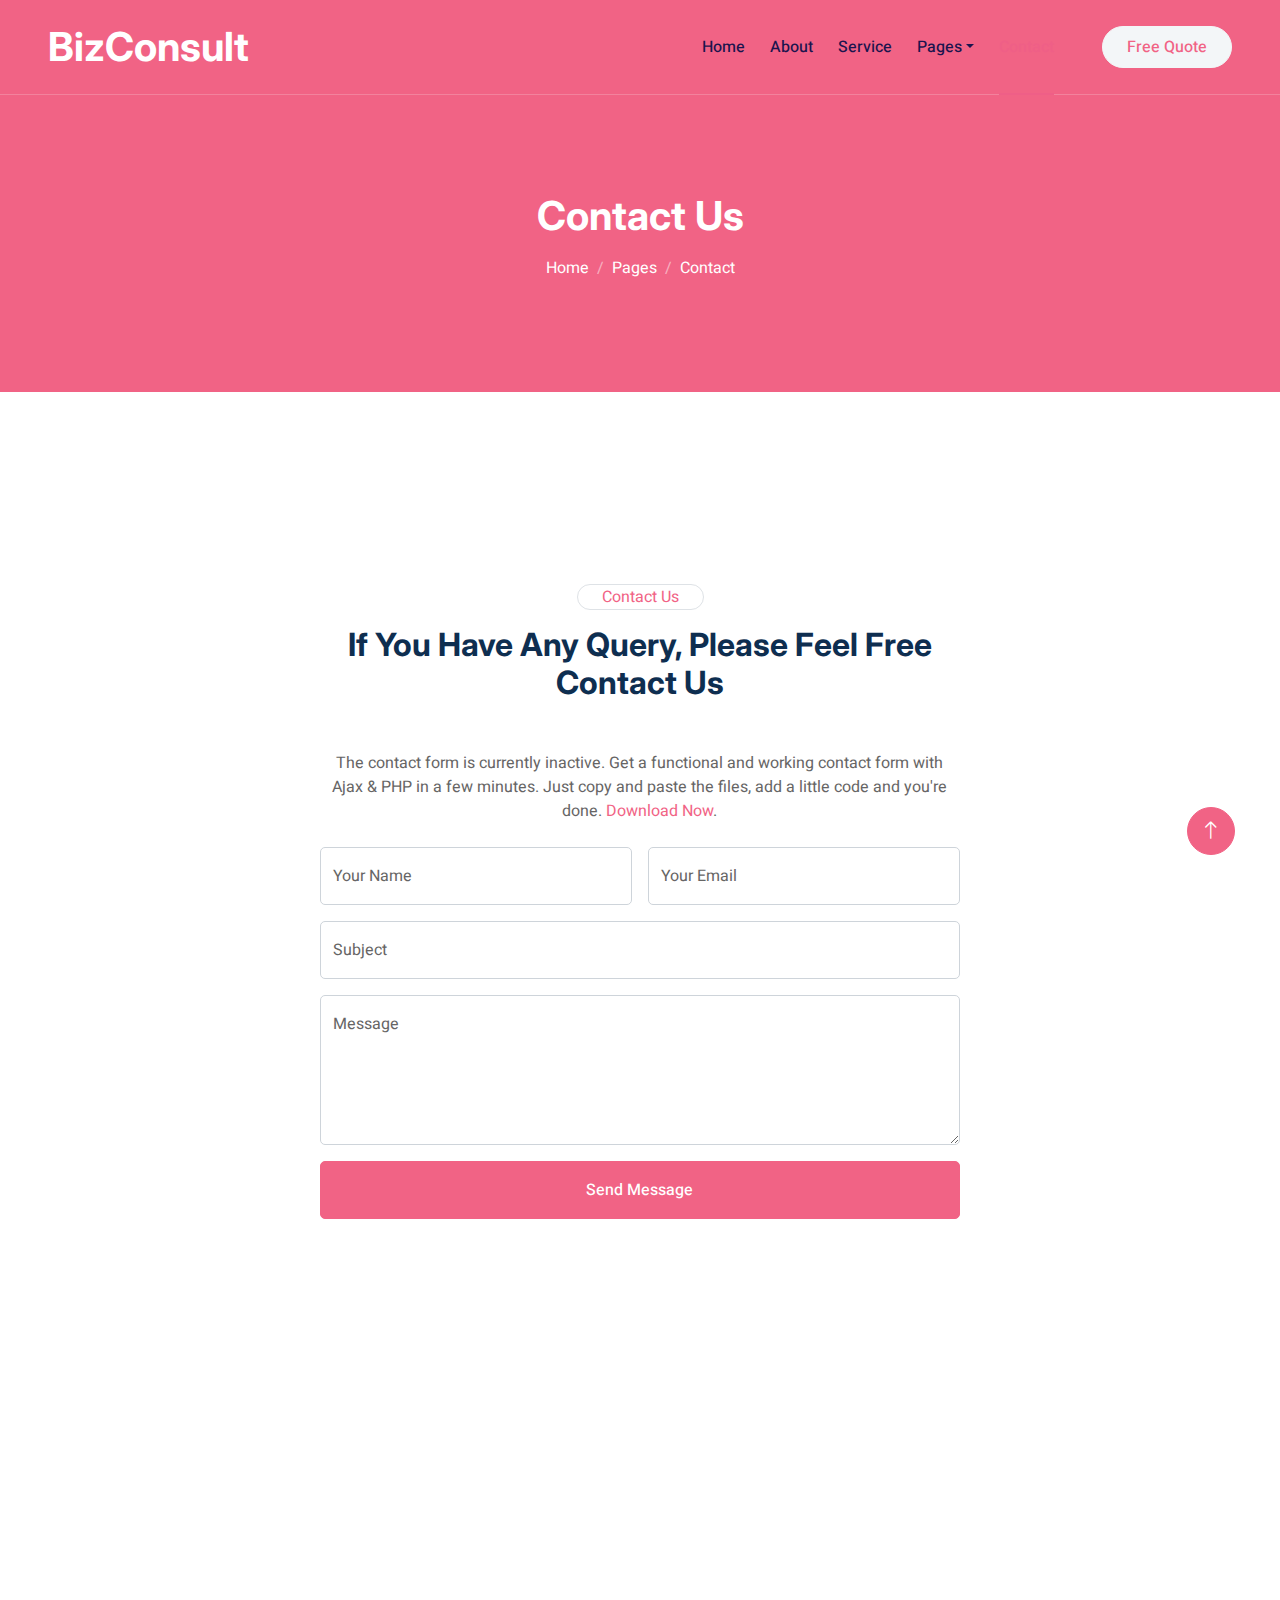
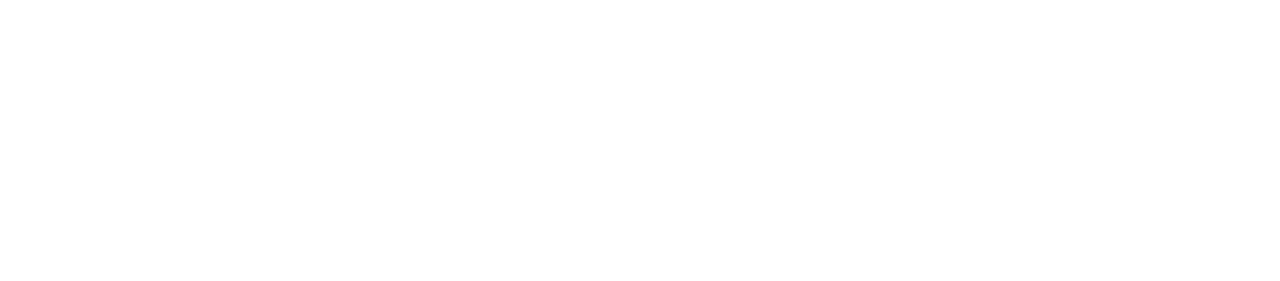
<file: contact.html>
<!DOCTYPE html>
<html lang="en">

<head>
    <meta charset="utf-8">
    <title>SarjanGate - Society Security Guard</title>
    <meta content="width=device-width, initial-scale=1.0" name="viewport">
    <meta content="" name="keywords">
    <meta content="" name="description">

    <!-- Favicon -->
    <link href="img/favicon.ico" rel="icon">

    <!-- Google Web Fonts -->
    <link rel="preconnect" href="https://fonts.googleapis.com">
    <link rel="preconnect" href="https://fonts.gstatic.com" crossorigin>
    <link href="https://fonts.googleapis.com/css2?family=Heebo:wght@400;500;600&family=Inter:wght@700;800&display=swap" rel="stylesheet"> 

    <!-- Icon Font Stylesheet -->
    <link href="https://cdnjs.cloudflare.com/ajax/libs/font-awesome/5.10.0/css/all.min.css" rel="stylesheet">
    <link href="https://cdn.jsdelivr.net/npm/bootstrap-icons@1.4.1/font/bootstrap-icons.css" rel="stylesheet">

    <!-- Libraries Stylesheet -->
    <link href="lib/animate/animate.min.css" rel="stylesheet">
    <link href="lib/owlcarousel/assets/owl.carousel.min.css" rel="stylesheet">

    <!-- Customized Bootstrap Stylesheet -->
    <link href="css/bootstrap.min.css" rel="stylesheet">

    <!-- Template Stylesheet -->
    <link href="css/style.css" rel="stylesheet">
</head>

<body>
    <div class="container-xxl bg-white p-0">
        <!-- Spinner Start -->
        <div id="spinner" class="show bg-white position-fixed translate-middle w-100 vh-100 top-50 start-50 d-flex align-items-center justify-content-center">
            <div class="spinner-border text-primary" style="width: 3rem; height: 3rem;" role="status">
                <span class="sr-only">Loading...</span>
            </div>
        </div>
        <!-- Spinner End -->


        <!-- Navbar & Hero Start -->
        <div class="container-xxl position-relative p-0">
            <nav class="navbar navbar-expand-lg navbar-light px-4 px-lg-5 py-3 py-lg-0">
                <a href="index.html" class="navbar-brand p-0">
                    <h1 class="m-0">BizConsult</h1>
                    <!-- <img src="img/logo.png" alt="Logo"> -->
                </a>
                <button class="navbar-toggler" type="button" data-bs-toggle="collapse" data-bs-target="#navbarCollapse">
                    <span class="fa fa-bars"></span>
                </button>
                <div class="collapse navbar-collapse" id="navbarCollapse">
                    <div class="navbar-nav ms-auto py-0">
                        <a href="index.html" class="nav-item nav-link">Home</a>
                        <a href="about.html" class="nav-item nav-link">About</a>
                        <a href="service.html" class="nav-item nav-link">Service</a>
                        <div class="nav-item dropdown">
                            <a href="#" class="nav-link dropdown-toggle" data-bs-toggle="dropdown">Pages</a>
                            <div class="dropdown-menu m-0">
                                <a href="feature.html" class="dropdown-item">Features</a>
                                <a href="quote.html" class="dropdown-item">Free Quote</a>
                                <a href="team.html" class="dropdown-item">Our Team</a>
                                <a href="testimonial.html" class="dropdown-item">Testimonial</a>
                                <a href="404.html" class="dropdown-item">404 Page</a>
                            </div>
                        </div>
                        <a href="contact.html" class="nav-item nav-link active">Contact</a>
                    </div>
                    <a href="" class="btn btn-light rounded-pill text-primary py-2 px-4 ms-lg-5">Free Quote</a>
                </div>
            </nav>

            <div class="container-xxl bg-primary page-header">
                <div class="container text-center">
                    <h1 class="text-white animated zoomIn mb-3">Contact Us</h1>
                    <nav aria-label="breadcrumb">
                        <ol class="breadcrumb justify-content-center">
                            <li class="breadcrumb-item"><a class="text-white" href="#">Home</a></li>
                            <li class="breadcrumb-item"><a class="text-white" href="#">Pages</a></li>
                            <li class="breadcrumb-item text-white active" aria-current="page">Contact</li>
                        </ol>
                    </nav>
                </div>
            </div>
        </div>
        <!-- Navbar & Hero End -->


        <!-- Contact Start -->
        <div class="container-xxl py-6">
            <div class="container">
                <div class="mx-auto text-center wow fadeInUp" data-wow-delay="0.1s" style="max-width: 600px;">
                    <div class="d-inline-block border rounded-pill text-primary px-4 mb-3">Contact Us</div>
                    <h2 class="mb-5">If You Have Any Query, Please Feel Free Contact Us</h2>
                </div>
                <div class="row justify-content-center">
                    <div class="col-lg-7 wow fadeInUp" data-wow-delay="0.3s">
                        <p class="text-center mb-4">The contact form is currently inactive. Get a functional and working contact form with Ajax & PHP in a few minutes. Just copy and paste the files, add a little code and you're done. <a href="https://htmlcodex.com/contact-form">Download Now</a>.</p>
                        <form>
                            <div class="row g-3">
                                <div class="col-md-6">
                                    <div class="form-floating">
                                        <input type="text" class="form-control" id="name" placeholder="Your Name">
                                        <label for="name">Your Name</label>
                                    </div>
                                </div>
                                <div class="col-md-6">
                                    <div class="form-floating">
                                        <input type="email" class="form-control" id="email" placeholder="Your Email">
                                        <label for="email">Your Email</label>
                                    </div>
                                </div>
                                <div class="col-12">
                                    <div class="form-floating">
                                        <input type="text" class="form-control" id="subject" placeholder="Subject">
                                        <label for="subject">Subject</label>
                                    </div>
                                </div>
                                <div class="col-12">
                                    <div class="form-floating">
                                        <textarea class="form-control" placeholder="Leave a message here" id="message" style="height: 150px"></textarea>
                                        <label for="message">Message</label>
                                    </div>
                                </div>
                                <div class="col-12">
                                    <button class="btn btn-primary w-100 py-3" type="submit">Send Message</button>
                                </div>
                            </div>
                        </form>
                    </div>
                </div>
            </div>
        </div>
        <!-- Contact End -->
        

        <!-- Footer Start -->
        <div class="container-fluid bg-dark text-light footer pt-5 wow fadeIn" data-wow-delay="0.1s" style="margin-top: 6rem;">
            <div class="container py-5">
                <div class="row g-5">
                    <div class="col-md-6 col-lg-3">
                        <h5 class="text-white mb-4">Get In Touch</h5>
                        <p><i class="fa fa-map-marker-alt me-3"></i>123 Street, New York, USA</p>
                        <p><i class="fa fa-phone-alt me-3"></i>+012 345 67890</p>
                        <p><i class="fa fa-envelope me-3"></i>info@example.com</p>
                        <div class="d-flex pt-2">
                            <a class="btn btn-outline-light btn-social" href=""><i class="fab fa-twitter"></i></a>
                            <a class="btn btn-outline-light btn-social" href=""><i class="fab fa-facebook-f"></i></a>
                            <a class="btn btn-outline-light btn-social" href=""><i class="fab fa-youtube"></i></a>
                            <a class="btn btn-outline-light btn-social" href=""><i class="fab fa-instagram"></i></a>
                            <a class="btn btn-outline-light btn-social" href=""><i class="fab fa-linkedin-in"></i></a>
                        </div>
                    </div>
                    <div class="col-md-6 col-lg-3">
                        <h5 class="text-white mb-4">Quick Link</h5>
                        <a class="btn btn-link" href="">About Us</a>
                        <a class="btn btn-link" href="">Contact Us</a>
                        <a class="btn btn-link" href="">Privacy Policy</a>
                        <a class="btn btn-link" href="">Terms & Condition</a>
                        <a class="btn btn-link" href="">Career</a>
                    </div>
                    <div class="col-md-6 col-lg-3">
                        <h5 class="text-white mb-4">Popular Link</h5>
                        <a class="btn btn-link" href="">About Us</a>
                        <a class="btn btn-link" href="">Contact Us</a>
                        <a class="btn btn-link" href="">Privacy Policy</a>
                        <a class="btn btn-link" href="">Terms & Condition</a>
                        <a class="btn btn-link" href="">Career</a>
                    </div>
                    <div class="col-md-6 col-lg-3">
                        <h5 class="text-white mb-4">Newsletter</h5>
                        <p>Lorem ipsum dolor sit amet elit. Phasellus nec pretium mi. Curabitur facilisis ornare velit non vulpu</p>
                        <div class="position-relative w-100 mt-3">
                            <input class="form-control border-0 rounded-pill w-100 ps-4 pe-5" type="text" placeholder="Your Email" style="height: 48px;">
                            <button type="button" class="btn shadow-none position-absolute top-0 end-0 mt-1 me-2"><i class="fa fa-paper-plane text-primary fs-4"></i></button>
                        </div>
                    </div>
                </div>
            </div>
            <div class="container">
                <div class="copyright">
                    <div class="row">
                        <div class="col-md-6 text-center text-md-start mb-3 mb-md-0">
                            &copy; <a class="border-bottom" href="#">Your Site Name</a>, All Right Reserved. 
							
							<!--/*** This template is free as long as you keep the footer author’s credit link/attribution link/backlink. If you'd like to use the template without the footer author’s credit link/attribution link/backlink, you can purchase the Credit Removal License from "https://htmlcodex.com/credit-removal". Thank you for your support. ***/-->
							Designed By <a class="border-bottom" href="https://htmlcodex.com">HTML Codex</a>
                            <br>Distributed By: <a class="border-bottom" href="https://themewagon.com" target="_blank">ThemeWagon</a>
                        </div>
                        <div class="col-md-6 text-center text-md-end">
                            <div class="footer-menu">
                                <a href="">Home</a>
                                <a href="">Cookies</a>
                                <a href="">Help</a>
                                <a href="">FQAs</a>
                            </div>
                        </div>
                    </div>
                </div>
            </div>
        </div>
        <!-- Footer End -->


        <!-- Back to Top -->
        <a href="#" class="btn btn-lg btn-primary btn-lg-square back-to-top"><i class="bi bi-arrow-up"></i></a>
    </div>

    <!-- JavaScript Libraries -->
    <script src="https://code.jquery.com/jquery-3.4.1.min.js"></script>
    <script src="https://cdn.jsdelivr.net/npm/bootstrap@5.0.0/dist/js/bootstrap.bundle.min.js"></script>
    <script src="lib/wow/wow.min.js"></script>
    <script src="lib/easing/easing.min.js"></script>
    <script src="lib/waypoints/waypoints.min.js"></script>
    <script src="lib/owlcarousel/owl.carousel.min.js"></script>

    <!-- Template Javascript -->
    <script src="js/main.js"></script>
</body>

</html>
</file>
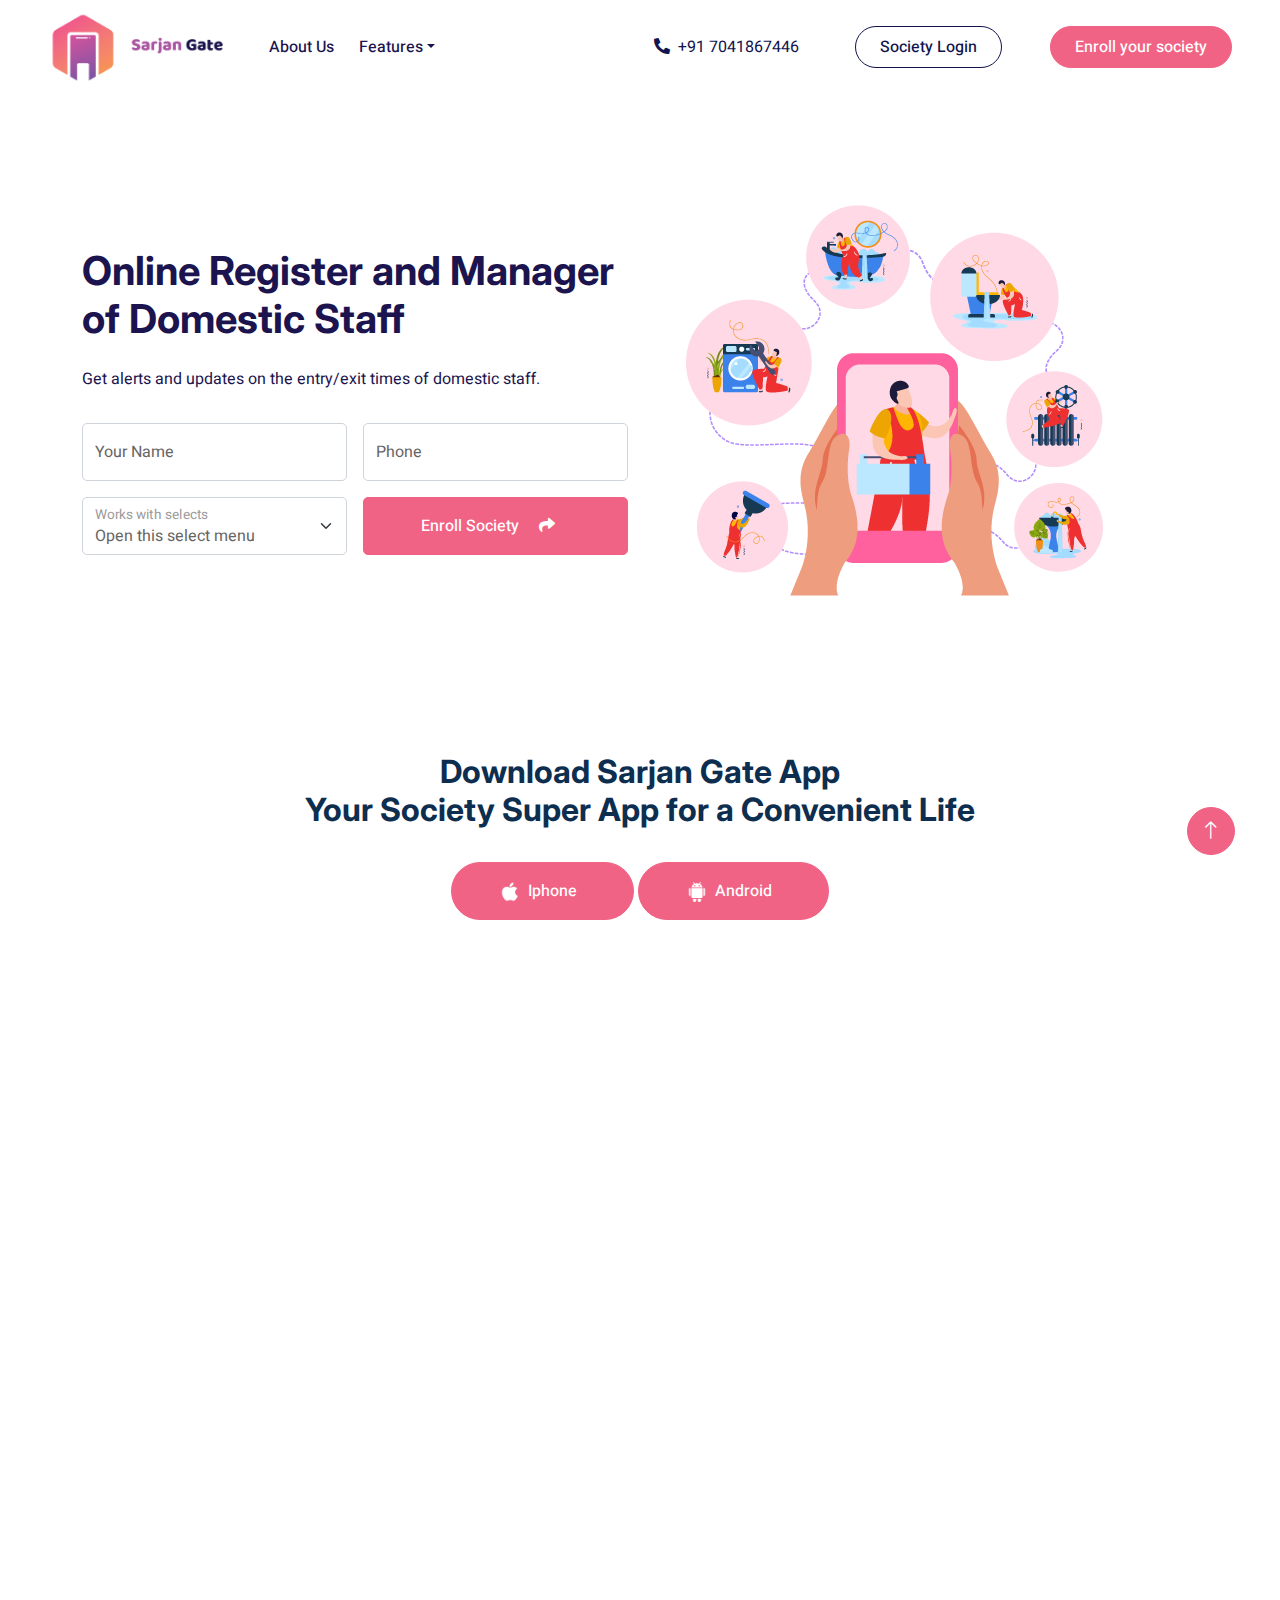
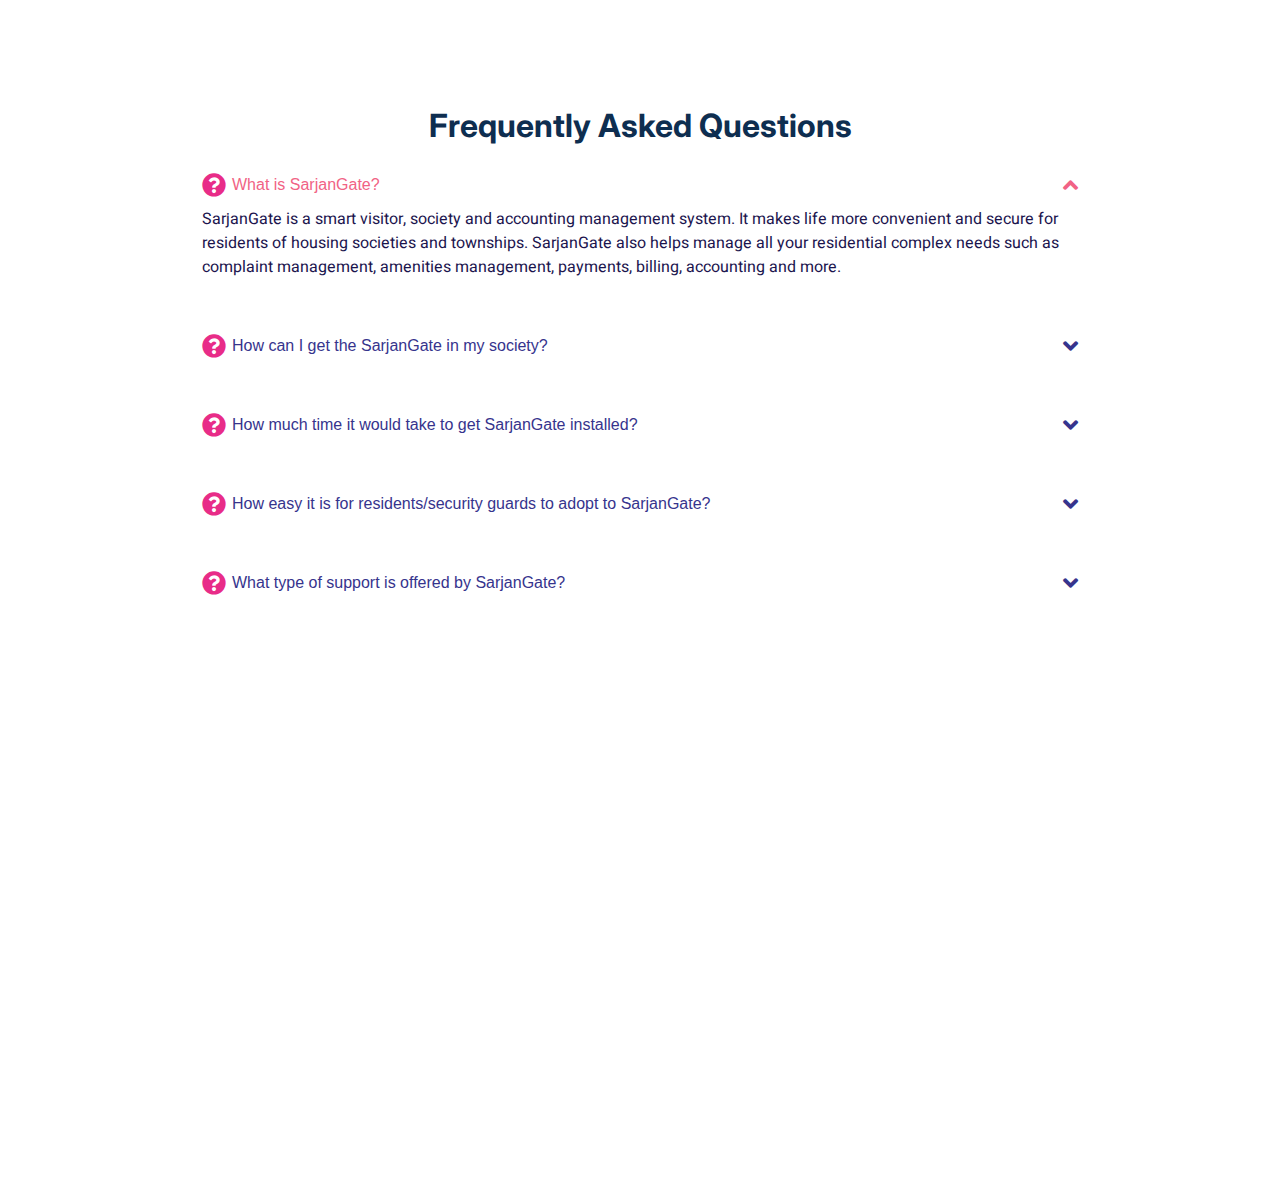
<file: domestic-staff-management.html>
<!DOCTYPE html>
<html lang="en">

<head>
    <meta charset="utf-8">
    <title>SarjanGate - Society Security Guard</title>
    <meta content="width=device-width, initial-scale=1.0" name="viewport">
    <meta content name="keywords">
    <meta content name="description">

    <!-- Favicon -->
    <link href="img/favicon.png" rel="icon">



    <!-- Google Web Fonts -->
    <link rel="preconnect" href="https://fonts.googleapis.com">
    <link rel="preconnect" href="https://fonts.gstatic.com" crossorigin>
    <link href="https://fonts.googleapis.com/css2?family=Heebo:wght@400;500;600&family=Inter:wght@700;800&display=swap"
        rel="stylesheet">

    <!-- Icon Font Stylesheet -->
    <link href="https://cdnjs.cloudflare.com/ajax/libs/font-awesome/5.10.0/css/all.min.css" rel="stylesheet">
    <link href="https://cdn.jsdelivr.net/npm/bootstrap-icons@1.4.1/font/bootstrap-icons.css" rel="stylesheet">

    <!-- Libraries Stylesheet -->
    <link href="lib/animate/animate.min.css" rel="stylesheet">
    <link href="lib/owlcarousel/assets/owl.carousel.min.css" rel="stylesheet">

    <!-- Customized Bootstrap Stylesheet -->
    <link href="css/bootstrap.min.css" rel="stylesheet">

    <!-- Template Stylesheet -->
    <link href="css/style.css" rel="stylesheet">
</head>

<body>
    <div class="container-xxl bg-white p-0">
        <!-- Spinner Start -->
        <div id="spinner"
            class="show bg-white position-fixed translate-middle w-100 vh-100 top-50 start-50 d-flex align-items-center justify-content-center">
            <div class="spinner-border text-primary" style="width: 3rem; height: 3rem;" role="status">
                <span class="sr-only">Loading...</span>
            </div>
        </div>
        <!-- Spinner End -->

        <!-- Navbar & Hero Start -->
        <div class="container-xxl position-relative p-0">
            <nav class="navbar navbar-expand-lg navbar-light px-4 px-lg-5 py-3 py-lg-0">
                <a href="index.html" class="navbar-brand p-0">
                    <img src="img/sarjanGate.png" width="100%" height="200px">
                    <!-- <img src="img/logo.png" alt="Logo"> -->
                </a>
                <button class="navbar-toggler" type="button" data-bs-toggle="collapse" data-bs-target="#navbarCollapse">
                    <span class="fa fa-bars"></span>
                </button>
                <div class="collapse navbar-collapse" id="navbarCollapse">
                    <div class="navbar-nav me-auto py-0">

                        <a href="about.html" class="nav-item nav-link">About Us</a>

                        <!-- <div class="nav-item dropdown">
                            <a href="#" class="nav-link dropdown-toggle" data-bs-toggle="dropdown">Features</a>
                            <div class="dropdown-menu m-0">
                                <li><a href="#" class="dropdown-item dropdown-toggle" data-bs-toggle="dropdown">Resident</a>
                                    <ul class="dropdown-menu" data-bs-toggle="dropdown">
                                        <li>home</li>
                                    </ul>
                                  
                                    
                                </li>
                                <a href="#" class="dropdown-item">Management</a>
                                <a href="#" class="dropdown-item">Security Guard</a>
                                
                            </div>
                        </div> -->
                        <li class="nav-item dropdown active">
                            <a class="nav-link dropdown-toggle" href="#" data-bs-toggle="dropdown" data-bs-auto-close="outside">Features</a>
                            <ul class="dropdown-menu shadow">
                              
                              <!-- <li class="dropstart">
                                <a href="#" class="dropdown-item dropdown-toggle" data-bs-toggle="dropdown">Submenu Left</a>
                                <ul class="dropdown-menu submenu-first shadow">
                                  <li><a class="dropdown-item" href=""> Third level 1</a></li>
                                  <li><a class="dropdown-item" href=""> Third level 2</a></li>
                                  <li><a class="dropdown-item" href=""> Third level 3</a></li>
                                  <li><a class="dropdown-item" href=""> Third level 4</a></li>
                                  <li><a class="dropdown-item" href=""> Third level 5</a></li>
                                </ul>
                              </li> -->
                              <li class="dropend">
                                <a href="index.html" class="dropdown-item dropdown" data-bs-toggle="dropdown" data-bs-auto-close="outside">Resident <i class="fas fa-caret-down mx-2"></i></a>
                                <ul class="dropdown-menu submenu-first shadow">
                                  <li><a class="dropdown-item" href="guest.html">Visitor Management System</a></li>
                                  <li><a class="dropdown-item" href="domestic-staff-management.html"> Domestic Staff Management</a></li>
                                  <li><a class="dropdown-item" href="communication-management.html"> Communication Management</a></li>
                                  <li><a class="dropdown-item" href="maintenance-and-utility-bill-payment.html"> Maintenance and Utility Bill Payment</a></li>
                                  <li><a class="dropdown-item" href="sos.html"> Safety</a></li>
                                  <li><a class="dropdown-item" href="ComplaintManagement.html"> Complaint Management</a></li>
                                </ul>
                              </li>
                              <!-- <li><hr class="dropdown-divider"></li> -->
                              <li class="dropend">
                                <a href="#" class="dropdown-item dropdown" data-bs-toggle="dropdown" data-bs-auto-close="outside">Management<i class="fas fa-caret-down mx-2"></i></a>
                                <ul class="dropdown-menu submenu-first shadow">
                                  <!-- <li><a class="dropdown-item" href="erp.html">Accounting and Billing Solution</a></li> -->
                                  <li><a class="dropdown-item" href="bill-maintain.html"> Maintenance and Utility Bill Payments</a></li>
                                  <li><a class="dropdown-item" href="flat-management.html"> Residents and Apartments Management</a></li>
                                  <!-- <li><a class="dropdown-item" href=""> Complaint Management</a></li> -->
                                  <li><a class="dropdown-item" href=""> Digitised Communication</a></li>
                                  <li><a class="dropdown-item" href=""> Manage Staff and Vendors</a></li>
                                  <li><a class="dropdown-item" href=""> Amenities Management</a></li>
                                  <li><a class="dropdown-item" href=""> Admin App</a></li>
                                  
                                </ul>
                              </li>
                              <li class="dropend">
                                <a href="#" class="dropdown-item dropdown" data-bs-toggle="dropdown" data-bs-auto-close="outside">Security Guard <i class="fas fa-caret-down mx-2"></i></a>
                                <ul class="dropdown-menu submenu-first shadow">
                                  <li><a class="dropdown-item" href="">Visitor Management</a></li>
                                  <li><a class="dropdown-item" href=""> Services and Staff Entries/Exits</a></li>
                                  <li><a class="dropdown-item" href=""> User-friendly and Intuitive Guard App</a></li>
                                 
                                </ul>
                              </li>
                              
                            </ul>
                          </li>

                    </div>
                    <a href="tel:7041867446" class="contact-info"
                        style="color: #11144e !important;border-color: #11144e;background-color: #fff;"><i
                            class="fas fa-phone-alt"></i><span class="mx-2">+91 7041867446</span></a>
                    <a href class="btn btn-light rounded-pill   py-2 px-4 ms-lg-5" data-bs-toggle="modal"
                        data-bs-target="#exampleModal"
                        style="color: #11144e !important;border-color: #11144e;background-color: #fff;">Society
                        Login
                    </a>
                    <a href class="btn btn-light rounded-pill text-primary py-2 px-4 ms-lg-5" data-bs-toggle="modal"
                        data-bs-target="#exampleModal1"
                        style="color: #fff !important;border-color: #f16385;background-color: #f16385;">
                        Enroll your society</a>
                </div>

            </nav>
            <div class="modal fade" id="exampleModal" tabindex="-1" aria-labelledby="exampleModalLabel"
                aria-hidden="true">
                <div class="container">
                    <div class="modal-dialog">
                        <div class="modal-content">
                            <div class="modal-header">

                                <button type="button" class="btn-close" data-bs-dismiss="modal"
                                    aria-label="Close"></button>

                            </div>

                            <div class="modal-body">
                                <img src="img/sarjanGate.png" class="text-center">
                                <h5 class="modal-title hero-title" id="exampleModalLabel"> Society Login</h5>
                                <p class=" hero-para pb-3">Log in to access your society dashboard
                                </p>

                                <div class="row g-2">
                                    <div class="col-md">
                                        <div class="form-floating ">
                                            <input type="email" class="form-control" id="floatingInputGrid"
                                                placeholder="name@example.com" value="" required>
                                            <label for="floatingInputGrid">Email address</label>
                                        </div>
                                    </div>
                                    <div class="col-md">
                                        <div class="form-floating">

                                            <input type="password" class="form-control" id="floatingInputGrid1"
                                                placeholder="password" value="" required>
                                            <label for="floatingInputGrid1">Password</label>
                                            <p class="mx-1 mt-1"><a href="#">Forgate Password?</a></p>
                                        </div>
                                    </div>

                                    <div class="row">
                                        <div class="col-lg-3"></div>
                                        <div class="col-lg-6 text-center">
                                            <a href class="btn btn-light rounded-pill text-primary"
                                                style="color: #fff !important;border-color: #f16385;background-color: #f16385;">
                                                Login <i class="fas fa-sign-in-alt mx-2"></i></a>
                                        </div>
                                        <div class="col-lg-3"></div>
                                    </div>

                                </div>

                            </div>
                            <!-- <div class="modal-footer">
                                <button type="button" class="btn btn-secondary" data-bs-dismiss="modal">Close</button>
                                <button type="button" class="btn btn-primary">Save changes</button>
                            </div> -->
                        </div>
                    </div>
                </div>

            </div>
            <div class="modal fade" id="exampleModal1" tabindex="-1" aria-labelledby="exampleModalLabel"
                aria-hidden="true">
                <div class="container">
                    <div class="modal-dialog">
                        <div class="modal-content">
                            <div class="modal-header">

                                <button type="button" class="btn-close" data-bs-dismiss="modal"
                                    aria-label="Close"></button>

                            </div>

                            <div class="modal-body">
                                <!-- <img src="img/sarjanGate.png" class="text-center"> -->
                                <h5 class="modal-title hero-title" id="exampleModalLabel">Experience The SarjanGate
                                    Difference!</h5>
                                <p class=" hero-para pb-3">Set up a demo for the entire community
                                </p>

                                <div class="row g-2">
                                    <div class="col-md">
                                        <div class="form-floating ">
                                            <input type="name" class="form-control" id="floatingInputGrid"
                                                placeholder="enter your name" value="" required>
                                            <label for="floatingInputGrid">Enter Name</label>
                                        </div>
                                    </div>
                                    <div class="col-md">
                                        <div class="form-floating ">
                                            <input type="email" class="form-control" id="floatingInputGrid"
                                                placeholder="name@example.com" value="" required>
                                            <label for="floatingInputGrid">Email address</label>
                                        </div>
                                    </div>




                                </div>
                                <div class="row g-2 mt-2">
                                    <div class="col-md">
                                        <div class="form-floating">

                                            <input type="number" class="form-control" id="floatingInputGrid1"
                                                placeholder="phone" value="" required>
                                            <label for="floatingInputGrid1">Phone number</label>

                                        </div>
                                    </div>
                                    <div class="col-md">
                                        <div class="form-floating">

                                            <input type="name" class="form-control" id="floatingInputGrid1"
                                                placeholder="name" value="" required>
                                            <label for="floatingInputGrid1">Society name</label>

                                        </div>
                                    </div>

                                    <!-- <div class="row">
                                        <div class="col-lg-3"></div>
                                        <div class="col-lg-6 text-center">
                                            <a href class="btn btn-light rounded-pill text-primary"
                                                style="color: #fff !important;border-color: #f16385;background-color: #f16385;">
                                                Login <i class="fas fa-sign-in-alt mx-2"></i></a>
                                        </div>
                                        <div class="col-lg-3"></div>
                                    </div> -->

                                </div>
                                <div class="row g-2 mt-2">
                                    <div class="col-md">
                                        <div class="form-floating">
                                            <select class="form-select" id="floatingSelect"
                                                aria-label="Floating label select example">
                                                <option value="1">Select Reason</option>
                                                <option value="2">Interested For Demo</option>
                                                <option value="3">Existing NoBrokerHood User</option>
                                               
                                            </select>
                                            <label for="floatingSelect">SarjanGate</label>
                                        </div>
                                    </div>
                                   

                                    <div class="row mt-2">
                                        <div class="col-lg-3"></div>
                                        <div class="col-lg-6 text-center">
                                            <a href class="btn btn-light rounded-pill text-primary"
                                                style="color: #fff !important;border-color: #f16385;background-color: #f16385;">
                                                Enroll Your Society <i class="fas fa-sign-in-alt mx-2"></i></a>
                                        </div>
                                        <div class="col-lg-3"></div>
                                    </div>

                                </div>

                            </div>
                            <!-- <div class="modal-footer">
                                <button type="button" class="btn btn-secondary" data-bs-dismiss="modal">Close</button>
                                <button type="button" class="btn btn-primary">Save changes</button>
                            </div> -->
                        </div>
                    </div>
                </div>

            </div>

            <div class="container-xxl bg-white hero-header">
                <div class="container">
                    <div class="row  align-items-center">
                        <div class="col-lg-6 text-center text-lg-start">
                            <h1 class="hero-title mb-4 animated zoomIn">Online Register and Manager of Domestic Staff</h1>
                            <p class=" hero-para pb-3 animated zoomIn">Get alerts and updates on the entry/exit times of domestic staff.</p>

                            <div class="row justify-content-center">
                                <div class="col-lg-12 wow fadeInUp" data-wow-delay="0.3s">

                                    <form>
                                        <div class="row g-3">
                                            <div class="col-md-6">
                                                <div class="form-floating">
                                                    <input type="text" class="form-control" id="name"
                                                        placeholder="Your Name">
                                                    <label for="name">Your Name</label>
                                                </div>
                                            </div>
                                            <div class="col-md-6">
                                                <div class="form-floating">
                                                    <input type="number" class="form-control" id="phone"
                                                        placeholder="Phone">
                                                    <label for="phone">Phone </label>
                                                </div>
                                            </div>
                                            <div class="col-6">
                                                <div class="form-floating">
                                                    <select class="form-select" id="floatingSelect"
                                                        aria-label="Floating label select example">
                                                        <option selected>Open this select menu</option>
                                                        <option value="1">One</option>
                                                        <option value="2">Two</option>
                                                        <option value="3">Three</option>
                                                    </select>
                                                    <label for="floatingSelect">Works with selects</label>
                                                </div>
                                            </div>

                                            <div class="col-6">
                                                <button class="btn btn-primary w-100 py-3" type="submit"
                                                    style="color: #fff !important;border-color: #f16385;background-color: #f16385;">Enroll
                                                    Society <i class="fas fa-share mx-3"></i></button>
                                            </div>
                                        </div>
                                    </form>
                                </div>
                            </div>

                        </div>
                        <div class="col-lg-6 text-center text-lg-start">
                            <img class="img-fluid animated zoomIn" src="img/staff1.png" alt>
                        </div>
                    </div>
                </div>
            </div>
        </div>
        <!-- Navbar & Hero End -->


        <!-- Download start -->
        <div class="container-xxl">
            <div class="container">
                <div class="row g-5 align-items-center text-center">

                    <div class="col-lg-12 wow fadeInUp" data-wow-delay="0.1s">

                        <h2 class="mb-4">Download Sarjan Gate App<br />
                            Your Society Super App for a Convenient Life</h2>


                        <a class="btn btn-primary rounded-pill py-3 px-5 mt-2"
                            style="color: #fff !important;border-color: #f16385;background-color: #f16385;" href>
                            <img src="img/apple.png" alt="iphone" width="20" class="src"><span
                                class="mx-2">Iphone</span></a>
                        <a class="btn btn-primary rounded-pill py-3 px-5 mt-2"
                            style="color: #fff !important;border-color: #f16385;background-color: #f16385;" href><img
                                src="img/android.png" width="20" alt="iphone" width="20" class="src"><span
                                class="mx-2">Android</span></a>
                    </div>
                </div>
            </div>
        </div>
        <!-- Download End -->
        <!-- About Start -->
        <!-- <div class="container-xxl py-6">
            <div class="container">
                <div class="row g-5 align-items-center">
                    <div class="col-lg-6 wow zoomIn" data-wow-delay="0.1s">
                        <img class="img-fluid" src="img/about.png">
                    </div>
                    <div class="col-lg-6 wow fadeInUp" data-wow-delay="0.1s">
                        <div class="d-inline-block border rounded-pill text-primary px-4 mb-3">About
                            Us</div>
                        <h2 class="mb-4">Award Wining Consultancy Agency For
                            Your Business</h2>
                        <p class="mb-4">Tempor erat elitr rebum at clita.
                            Diam dolor diam ipsum et tempor sit. Aliqu diam
                            amet diam et eos labore. Clita erat ipsum et
                            lorem et sit, sed stet no labore lorem sit.
                            Sanctus clita duo justo et tempor eirmod</p>
                        <div class="row g-3 mb-4">
                            <div class="col-12 d-flex">
                                <div class="flex-shrink-0 btn-lg-square rounded-circle bg-primary">
                                    <i class="fa fa-user-tie text-white"></i>
                                </div>
                                <div class="ms-4">
                                    <h6>Business Planning</h6>
                                    <span>Tempor erat elitr rebum at clita.
                                        Diam dolor ipsum amet eos erat ipsum
                                        lorem et sit sed stet lorem sit
                                        clita duo</span>
                                </div>
                            </div>
                            <div class="col-12 d-flex">
                                <div class="flex-shrink-0 btn-lg-square rounded-circle bg-primary">
                                    <i class="fa fa-chart-line text-white"></i>
                                </div>
                                <div class="ms-4">
                                    <h6>Financial Analaysis</h6>
                                    <span>Tempor erat elitr rebum at clita.
                                        Diam dolor ipsum amet eos erat ipsum
                                        lorem et sit sed stet lorem sit
                                        clita duo</span>
                                </div>
                            </div>
                        </div>
                        <a class="btn btn-primary rounded-pill py-3 px-5 mt-2" href>Read More</a>
                    </div>
                </div>
            </div>
        </div> -->
        <!-- About End -->

       

        <!-- Service Start -->
        <div class="container-xxl py-6">
            <div class="container">
                <div class="mx-auto text-center wow fadeInUp" data-wow-delay="0.1s" style="max-width: 600px;">
                    <!-- <div class="d-inline-block border rounded-pill text-primary px-4 mb-3">Residents</div> -->
                    <h2 class="mb-5">Features of Domestic Staff Management</h2>
                    <!-- <p class="hero-para mb-4">Improve the security standards of your gated community with our technologically
                        advanced and in-house engineered security and community management tool. We offer numerous
                        innovative features that are sure to simplify your everyday chores.</p> -->
                </div>
                <div class="row g-4">
                    <div class="col-lg-4 col-md-6 wow fadeInUp" data-wow-delay="0.1s">
                        <div class="service-item rounded h-100">
                            <div class="row">
                                <div class="col-lg-12 text-center">
                                    <div class="row">
                                        <div class="col-2">
                                        </div>
                                        <div class="col-8">
                                            <div class="d-flex justify-content-between text-center">
                                               
                                                <img src="img/online-staff1.png" class="src">
                                            </div>
                                        </div>
                                        <div class="col-2">
                                        </div>
                                    </div>

                                </div>
                            </div>

                            <div class="p-5 text-left">
                                <h5 class="mb-1">Get Notified Upon Staff Entry</h5>
                                <span>Biometric entry maximises the safety of your home and society. Get alerts when your maid/driver/plumber enters and exits the society.</span>

                            </div>


                        </div>
                    </div>
                    <div class="col-lg-4 col-md-6 wow fadeInUp" data-wow-delay="0.3s">
                        <div class="service-item rounded h-100">
                            <div class="row">
                                <div class="col-lg-12 text-center">
                                    <div class="row">
                                        <div class="col-2">
                                        </div>
                                        <div class="col-8">
                                            <div class="d-flex justify-content-between text-center">

                                                <img src="img/online-staff2.png" class="src">
                                            </div>
                                        </div>
                                        <div class="col-2">
                                        </div>
                                    </div>

                                </div>
                            </div>

                            <div class="p-5 text-left">
                                <h5 class="mb-1">Check Monthly Attendance</h5>
                                <span>A biometric system records attendance of your domestic staff to help you keep track of their working hours, schedule and attendance.</span>

                            </div>


                        </div>
                    </div>
                    <div class="col-lg-4 col-md-6 wow fadeInUp" data-wow-delay="0.6s">
                        <div class="service-item rounded h-100">
                            <div class="row">
                                <div class="col-lg-12 text-center">
                                    <div class="row">
                                        <div class="col-2">
                                        </div>
                                        <div class="col-8">
                                            <div class="d-flex justify-content-between text-center">

                                                <img src="img/online-staff3.png" class="src">
                                            </div>
                                        </div>
                                        <div class="col-2">
                                        </div>
                                    </div>

                                </div>
                            </div>

                            <div class="p-5 text-left">
                                <h5 class="mb-1">View Reviews Before Hiring</h5>
                                <span>Find domestic help in a few clicks from a list of existing staff working in the society. You can also choose who you hire by looking at their ratings and reviews.</span>

                            </div>


                        </div>
                    </div>
                    <!-- <div class="col-lg-4 col-md-6 wow fadeInUp" data-wow-delay="0.1s">
                        <div class="service-item rounded h-100">
                            <div class="row">
                                <div class="col-lg-12 text-center">
                                    <div class="row">
                                        <div class="col-2">
                                        </div>
                                        <div class="col-8">
                                            <div class="d-flex justify-content-between text-center">

                                                <img src="img/p4.png" alt="" class="src">
                                            </div>
                                        </div>
                                        <div class="col-2">
                                        </div>
                                    </div>

                                </div>
                            </div>

                            <div class="p-5 text-left">
                                <h5 class="mb-1">Maintenance and Utility Bill Payments</h5>
                                <span>Make and track payments all in one place. You can also check your next payment due
                                    date and view payment history.</span>

                            </div>


                        </div>
                    </div>
                    <div class="col-lg-4 col-md-6 wow fadeInUp" data-wow-delay="0.3s">
                        <div class="service-item rounded h-100">
                            <div class="row">
                                <div class="col-lg-12 text-center">
                                    <div class="row">
                                        <div class="col-2">
                                        </div>
                                        <div class="col-8">
                                            <div class="d-flex justify-content-between text-center">

                                                <img src="img/p5.png" alt="" class="src">
                                            </div>
                                        </div>
                                        <div class="col-2">
                                        </div>
                                    </div>

                                </div>
                            </div>

                            <div class="p-5 text-left">
                                <h5 class="mb-1">Safety Management</h5>
                                <span>Digital tracking of entry and exit times to keep your society safe and secure.
                                    Moreover, a special SOS button in the resident app alerts on-duty guards to come to
                                    your aid during an emergency.</span>

                            </div>


                        </div>
                    </div>
                    <div class="col-lg-4 col-md-6 wow fadeInUp" data-wow-delay="0.6s">
                        <div class="service-item rounded h-100">
                            <div class="row">
                                <div class="col-lg-12 text-center">
                                    <div class="row">
                                        <div class="col-2">
                                        </div>
                                        <div class="col-8">
                                            <div class="d-flex justify-content-between text-center">

                                                <img src="img/p6.png" alt="" class="src">
                                            </div>
                                        </div>
                                        <div class="col-2">
                                        </div>
                                    </div>

                                </div>
                            </div>

                            <div class="p-5 text-left">
                                <h5 class="mb-1">Complaint Management</h5>
                                <span>Get your complaints resolved lightning fast! All you need to do is raise a
                                    complaint here. The committee members will be notified instantly, and you can track
                                    your complaint status at any time.</span>

                            </div>


                        </div>
                    </div> -->
                </div>
            </div>
        </div>
        <!-- Service End -->    
        <!-- Features Start -->
        <!-- <div class="container-xxl py-6">
            <div class="container">
                <div class="row g-5">
                    <div class="col-lg-5 wow fadeInUp" data-wow-delay="0.1s">
                        <div class="d-inline-block border rounded-pill text-primary px-4 mb-3">Management</div>
                        <h2 class="mb-4">Why People Choose Us? We Are
                            Trusted & Award Wining Agency</h2>
                        <p>Clita nonumy sanctus nonumy et clita tempor, et
                            sea amet ut et sadipscing rebum amet takimata
                            amet, sed accusam eos eos dolores dolore et. Et
                            ea ea dolor rebum invidunt clita eos. Sea
                            accusam stet stet ipsum, sit ipsum et ipsum
                            kasd</p>
                        <p>Et ea ea dolor rebum invidunt clita eos. Sea
                            accusam stet stet ipsum, sit ipsum et ipsum
                            kasd</p>
                        <a class="btn btn-primary rounded-pill py-3 px-5 mt-2" href>Read More</a>
                    </div>
                    <div class="col-lg-7">
                        <div class="row g-5">
                            <div class="col-sm-6 wow fadeIn" data-wow-delay="0.1s">
                                <div class="d-flex align-items-center mb-3">
                                    <div class="flex-shrink-0 btn-square bg-primary rounded-circle me-3">
                                        <i class="fa fa-cubes text-white"></i>
                                    </div>
                                    <h6 class="mb-0">Best In Industry</h6>
                                </div>
                                <span>Magna sea eos sit dolor, ipsum amet
                                    ipsum lorem diam eos diam dolor</span>
                            </div>
                            <div class="col-sm-6 wow fadeIn" data-wow-delay="0.2s">
                                <div class="d-flex align-items-center mb-3">
                                    <div class="flex-shrink-0 btn-square bg-primary rounded-circle me-3">
                                        <i class="fa fa-percent text-white"></i>
                                    </div>
                                    <h6 class="mb-0">99% Success Rate</h6>
                                </div>
                                <span>Magna sea eos sit dolor, ipsum amet
                                    ipsum lorem diam eos diam dolor</span>
                            </div>
                            <div class="col-sm-6 wow fadeIn" data-wow-delay="0.3s">
                                <div class="d-flex align-items-center mb-3">
                                    <div class="flex-shrink-0 btn-square bg-primary rounded-circle me-3">
                                        <i class="fa fa-award text-white"></i>
                                    </div>
                                    <h6 class="mb-0">Award Winning</h6>
                                </div>
                                <span>Magna sea eos sit dolor, ipsum amet
                                    ipsum lorem diam eos diam dolor</span>
                            </div>
                            <div class="col-sm-6 wow fadeIn" data-wow-delay="0.4s">
                                <div class="d-flex align-items-center mb-3">
                                    <div class="flex-shrink-0 btn-square bg-primary rounded-circle me-3">
                                        <i class="fa fa-smile-beam text-white"></i>
                                    </div>
                                    <h6 class="mb-0">100% Happy Client</h6>
                                </div>
                                <span>Magna sea eos sit dolor, ipsum amet
                                    ipsum lorem diam eos diam dolor</span>
                            </div>
                            <div class="col-sm-6 wow fadeIn" data-wow-delay="0.5s">
                                <div class="d-flex align-items-center mb-3">
                                    <div class="flex-shrink-0 btn-square bg-primary rounded-circle me-3">
                                        <i class="fa fa-user-tie text-white"></i>
                                    </div>
                                    <h6 class="mb-0">Professional
                                        Advisors</h6>
                                </div>
                                <span>Magna sea eos sit dolor, ipsum amet
                                    ipsum lorem diam eos diam dolor</span>
                            </div>
                            <div class="col-sm-6 wow fadeIn" data-wow-delay="0.6s">
                                <div class="d-flex align-items-center mb-3">
                                    <div class="flex-shrink-0 btn-square bg-primary rounded-circle me-3">
                                        <i class="fa fa-headset text-white"></i>
                                    </div>
                                    <h6 class="mb-0">24/7 Customer
                                        Support</h6>
                                </div>
                                <span>Magna sea eos sit dolor, ipsum amet
                                    ipsum lorem diam eos diam dolor</span>
                            </div>
                        </div>
                    </div>
                </div>
            </div>
        </div> -->
        <!-- Features End -->

        <!-- Client Start -->
        <!-- <div class="container-xxl bg-primary my-6 py-5 wow fadeInUp" data-wow-delay="0.1s">
            <div class="container">
                <div class="owl-carousel client-carousel">
                    <a href="#"><img class="img-fluid" src="img/logo-1.png" alt></a>
                    <a href="#"><img class="img-fluid" src="img/logo-2.png" alt></a>
                    <a href="#"><img class="img-fluid" src="img/logo-3.png" alt></a>
                    <a href="#"><img class="img-fluid" src="img/logo-4.png" alt></a>
                    <a href="#"><img class="img-fluid" src="img/logo-5.png" alt></a>
                    <a href="#"><img class="img-fluid" src="img/logo-6.png" alt></a>
                    <a href="#"><img class="img-fluid" src="img/logo-7.png" alt></a>
                    <a href="#"><img class="img-fluid" src="img/logo-8.png" alt></a>
                </div>
            </div>
        </div> -->
        <!-- Client End -->

        <!-- Testimonial Start -->
        <!-- <div class="container-xxl py-6">
            <div class="container">
                <div class="mx-auto text-center wow fadeInUp" data-wow-delay="0.1s" style="max-width: 600px;">
                    <div class="d-inline-block border rounded-pill text-primary px-4 mb-3">Testimonial</div>
                    <h2 class="mb-5">Why Choose Sarjan Gate?</h2>
                </div>
                <div class="owl-carousel testimonial-carousel wow fadeInUp" data-wow-delay="0.1s">
                    <div class="row">
                        <div class="col-lg-12">
                            <div class="testimonial-item rounded p-4">
                                <div class="row">
                                    <div class="col-lg-6">
                                        <div class="d-flex align-items-center">
                                            <img class="img-fluid flex-shrink-0 rounded-circle" src="img/t1.png">
            
                                        </div>
                                    </div>
                                    <div class="col-lg-6">
                                        <div class="ps-3">
                                            <h6 class="mb-1">Client Name</h6>
                                            <small>Profession</small>
                                        </div>
                                        <p>Dolor et eos labore, stet justo sed est sed. Diam
                                            sed sed dolor stet amet eirmod eos labore
                                            diam</p>
                                    </div>
                                    
                                </div>
                                
                            </div>
                           
                        </div>
                    </div>
                    
                   
                    
                </div>
            </div>
        </div> -->
        <!-- Testimonial End -->

        <section id="faq" class="faq container-xxl">
            <div class="container">
                <div style="text-align:center;">
                    <h2>Frequently Asked Questions</h2>
                </div>

                <div class="faq-list">
                    <ul>
                        <li>
                            <i class="fa fa-question-circle icon-help" aria-hidden="true"></i> <a
                                data-bs-toggle="collapse" class="collapse" data-bs-target="#faq-list-1">What is
                                SarjanGate?<i class="fa fa-sm fa-angle-down icon-show" aria-hidden="true"></i><i
                                    class="fa fa-sm fa-angle-up icon-close"></i></a>
                            <div id="faq-list-1" class="collapse show" data-bs-parent=".faq-list">
                                <p class="hero-para">
                                    SarjanGate is a smart visitor, society and accounting management system. It makes
                                    life more convenient and secure for residents of housing societies and townships.
                                    SarjanGate also helps manage all your residential complex needs such as complaint
                                    management, amenities management, payments, billing, accounting and more.
                                </p>
                            </div>
                        </li>

                        <li>
                            <i class="fa fa-question-circle icon-help" aria-hidden="true"></i> <a
                                data-bs-toggle="collapse" data-bs-target="#faq-list-2" class="collapsed">How can I get
                                the SarjanGate in my society?<i class="fa fa-sm fa-angle-down icon-show"
                                    aria-hidden="true"></i><i class="fa fa-sm fa-angle-up icon-close"></i></a>
                            <div id="faq-list-2" class="collapse" data-bs-parent=".faq-list">
                                <p class="hero-para">
                                    To use SarjanGate in your society, your society management committee needs to sign
                                    up with us. Connect with us on +91 7041867446 or email us on hello@SarjanGate.com
                                    for demo and to sign up.
                                </p>
                            </div>
                        </li>

                        <li>
                            <i class="fa fa-question-circle icon-help" aria-hidden="true"></i> <a
                                data-bs-toggle="collapse" data-bs-target="#faq-list-3" class="collapsed">How much time
                                it would take to get SarjanGate installed?<i class="fa fa-sm fa-angle-down icon-show"
                                    aria-hidden="true"></i><i class="fa fa-sm fa-angle-up icon-close"></i></a>
                            <div id="faq-list-3" class="collapse" data-bs-parent=".faq-list">
                                <p class="hero-para">
                                    The entire SarjanGate module can be deployed within 2 days of formally signing up.
                                    We will create the backend database of security guards and service staff. Residents
                                    can simply download and use the app after the society is onboarded.
                                </p>
                            </div>
                        </li>

                        <li>
                            <i class="fa fa-question-circle icon-help" aria-hidden="true"></i> <a
                                data-bs-toggle="collapse" data-bs-target="#faq-list-4" class="collapsed">How easy it is
                                for residents/security guards to adopt to SarjanGate?<i
                                    class="fa fa-sm fa-angle-down icon-show" aria-hidden="true"></i><i
                                    class="fa fa-sm fa-angle-up icon-close"></i></a>
                            <div id="faq-list-4" class="collapse" data-bs-parent=".faq-list">
                                <p class="hero-para">
                                    The resident app, as well as the Guard app is very intuitive and has very simple
                                    navigation. The guard app is also available in multiple languages making it really
                                    easy to use.
                                </p>
                            </div>
                        </li>

                        <li>
                            <i class="fa fa-question-circle icon-help" aria-hidden="true"></i> <a
                                data-bs-toggle="collapse" data-bs-target="#faq-list-5" class="collapsed">What type of
                                support is offered by SarjanGate?<i class="fa fa-sm fa-angle-down icon-show"
                                    aria-hidden="true"></i><i class="fa fa-sm fa-angle-up icon-close"></i></a>
                            <div id="faq-list-5" class="collapse" data-bs-parent=".faq-list">
                                <p class="hero-para">
                                    With SarjanGate you get exceptional support. Support includes onboarding of the
                                    entire society, training of the security team and staff members, to addressing
                                    resident queries at any time. Every society is assigned a direct operational person
                                    to cater to and address any issues or queries.
                                </p>
                            </div>
                        </li>



                    </ul>
                </div>

            </div>
        </section>

        <!-- Team Start -->
        <!-- <div class="container-xxl py-6">
            <div class="container">
                <div class="mx-auto text-center wow fadeInUp" data-wow-delay="0.1s" style="max-width: 600px;">
                    <div class="d-inline-block border rounded-pill text-primary px-4 mb-3">Our
                        Team</div>
                    <h2 class="mb-5">Meet Our Team Members</h2>
                </div>
                <div class="row g-4">
                    <div class="col-lg-3 col-md-6 wow fadeInUp" data-wow-delay="0.1s">
                        <div class="team-item">
                            <h5>Full Name</h5>
                            <p class="mb-4">Designation</p>
                            <img class="img-fluid rounded-circle w-100 mb-4" src="img/team-1.jpg" alt>
                            <div class="d-flex justify-content-center">
                                <a class="btn btn-square text-primary bg-white m-1" href><i
                                        class="fab fa-facebook-f"></i></a>
                                <a class="btn btn-square text-primary bg-white m-1" href><i
                                        class="fab fa-twitter"></i></a>
                                <a class="btn btn-square text-primary bg-white m-1" href><i
                                        class="fab fa-linkedin-in"></i></a>
                            </div>
                        </div>
                    </div>
                    <div class="col-lg-3 col-md-6 wow fadeInUp" data-wow-delay="0.3s">
                        <div class="team-item">
                            <h5>Full Name</h5>
                            <p class="mb-4">Designation</p>
                            <img class="img-fluid rounded-circle w-100 mb-4" src="img/team-2.jpg" alt>
                            <div class="d-flex justify-content-center">
                                <a class="btn btn-square text-primary bg-white m-1" href><i
                                        class="fab fa-facebook-f"></i></a>
                                <a class="btn btn-square text-primary bg-white m-1" href><i
                                        class="fab fa-twitter"></i></a>
                                <a class="btn btn-square text-primary bg-white m-1" href><i
                                        class="fab fa-linkedin-in"></i></a>
                            </div>
                        </div>
                    </div>
                    <div class="col-lg-3 col-md-6 wow fadeInUp" data-wow-delay="0.5s">
                        <div class="team-item">
                            <h5>Full Name</h5>
                            <p class="mb-4">Designation</p>
                            <img class="img-fluid rounded-circle w-100 mb-4" src="img/team-3.jpg" alt>
                            <div class="d-flex justify-content-center">
                                <a class="btn btn-square text-primary bg-white m-1" href><i
                                        class="fab fa-facebook-f"></i></a>
                                <a class="btn btn-square text-primary bg-white m-1" href><i
                                        class="fab fa-twitter"></i></a>
                                <a class="btn btn-square text-primary bg-white m-1" href><i
                                        class="fab fa-linkedin-in"></i></a>
                            </div>
                        </div>
                    </div>
                    <div class="col-lg-3 col-md-6 wow fadeInUp" data-wow-delay="0.7s">
                        <div class="team-item">
                            <h5>Full Name</h5>
                            <p class="mb-4">Designation</p>
                            <img class="img-fluid rounded-circle w-100 mb-4" src="img/team-4.jpg" alt>
                            <div class="d-flex justify-content-center">
                                <a class="btn btn-square text-primary bg-white m-1" href><i
                                        class="fab fa-facebook-f"></i></a>
                                <a class="btn btn-square text-primary bg-white m-1" href><i
                                        class="fab fa-twitter"></i></a>
                                <a class="btn btn-square text-primary bg-white m-1" href><i
                                        class="fab fa-linkedin-in"></i></a>
                            </div>
                        </div>
                    </div>
                </div>
            </div>
        </div> -->
        <!-- Team End -->




        <!-- Footer Start -->
        <div class="container-fluid bg-dark text-light footer pt-5 wow fadeIn" data-wow-delay="0.1s"
            style="margin-top: 6rem;">
            <div class="container py-5">
                <div class="row g-5">
                    <div class="col-md-6 col-lg-3">
                        <h5 class="text-white mb-4">SarjanGate</h5>
                        <p><i class="fa fa-map-marker-alt me-3"></i>Ahemdabad</p>
                        <p ><i class="fa fa-phone-alt me-3"></i><a href="tel:7041867446" class="text-white">7041867446</a></p>
                        <p><i class="fa fa-envelope me-3"></i>info@example.com</p>
                        <div class="d-flex pt-2">
                            <a class="btn btn-outline-light btn-social" href><i class="fab fa-twitter"></i></a>
                            <a class="btn btn-outline-light btn-social" href><i class="fab fa-facebook-f"></i></a>
                            <a class="btn btn-outline-light btn-social" href><i class="fab fa-youtube"></i></a>
                            <a class="btn btn-outline-light btn-social" href><i class="fab fa-instagram"></i></a>
                            <a class="btn btn-outline-light btn-social" href><i class="fab fa-linkedin-in"></i></a>
                        </div>
                    </div>
                    <div class="col-md-6 col-lg-3">
                        <h5 class="text-white mb-4">Quick Link</h5>
                        <a class="btn btn-link" href>About Us</a>
                        <a class="btn btn-link" href>Contact Us</a>
                        <a class="btn btn-link" href>Privacy Policy</a>
                        <a class="btn btn-link" href>Terms & Condition</a>
                        <a class="btn btn-link" href>Career</a>
                    </div>
                    <div class="col-md-6 col-lg-3">
                        <h5 class="text-white mb-4">Popular Link</h5>
                        <a class="btn btn-link" href>About Us</a>
                        <a class="btn btn-link" href>Contact Us</a>
                        <a class="btn btn-link" href>Privacy Policy</a>
                        <a class="btn btn-link" href>Terms & Condition</a>
                        <a class="btn btn-link" href>Career</a>
                    </div>
                    <div class="col-md-6 col-lg-3">
                        <h5 class="text-white mb-4">Newsletter</h5>
                        <p>Lorem ipsum dolor sit amet elit. Phasellus nec
                            pretium mi. Curabitur facilisis ornare velit non
                            vulpu</p>
                        <div class="position-relative w-100 mt-3">
                            <input class="form-control border-0 rounded-pill w-100 ps-4 pe-5" type="text"
                                placeholder="Your Email" style="height: 48px;">
                            <button type="button" class="btn shadow-none position-absolute top-0 end-0 mt-1 me-2"><i
                                    class="fa fa-paper-plane text-primary fs-4"></i></button>
                        </div>
                    </div>
                </div>
            </div>
            <div class="container">
                <div class="copyright">
                    <div class="row">
                        <div class="col-md-6 text-center text-md-start mb-3 mb-md-0">
                            &copy; <a class="border-bottom" href="#">SarjanGate</a>, All Right Reserved.

                            <!--/*** This template is free as long as you keep the footer author’s credit link/attribution link/backlink. If you'd like to use the template without the footer author’s credit link/attribution link/backlink, you can purchase the Credit Removal License from "https://htmlcodex.com/credit-removal". Thank you for your support. ***/-->
                            Designed By <a class="border-bottom" href="#">Hackberry Softech</a>
                            <br>Distributed By: <a class="border-bottom" href="#" target="_blank">Sarjan Homes</a>
                        </div>
                        <div class="col-md-6 text-center text-md-end">
                            <div class="footer-menu">
                                <a href>Home</a>
                                <a href>Cookies</a>
                                <a href>Help</a>
                                <a href>FQAs</a>
                            </div>
                        </div>
                    </div>
                </div>
            </div>
        </div>
        <!-- Footer End -->

        <!-- Back to Top -->
        <a href="#" class="btn btn-lg btn-primary btn-lg-square back-to-top"
            style="color: #fff !important;border-color: #f16385;background-color: #f16385;"><i
                class="bi bi-arrow-up"></i></a>
    </div>

    <!-- JavaScript Libraries -->
    <script src="https://code.jquery.com/jquery-3.4.1.min.js"></script>
    <script src="https://cdn.jsdelivr.net/npm/bootstrap@5.0.0/dist/js/bootstrap.bundle.min.js"></script>
    <script src="lib/wow/wow.min.js"></script>
    <script src="lib/easing/easing.min.js"></script>
    <script src="lib/waypoints/waypoints.min.js"></script>
    <script src="lib/owlcarousel/owl.carousel.min.js"></script>









    <!-- Template Javascript -->
    <script src="js/main.js"></script>
</body>

</html>
</file>
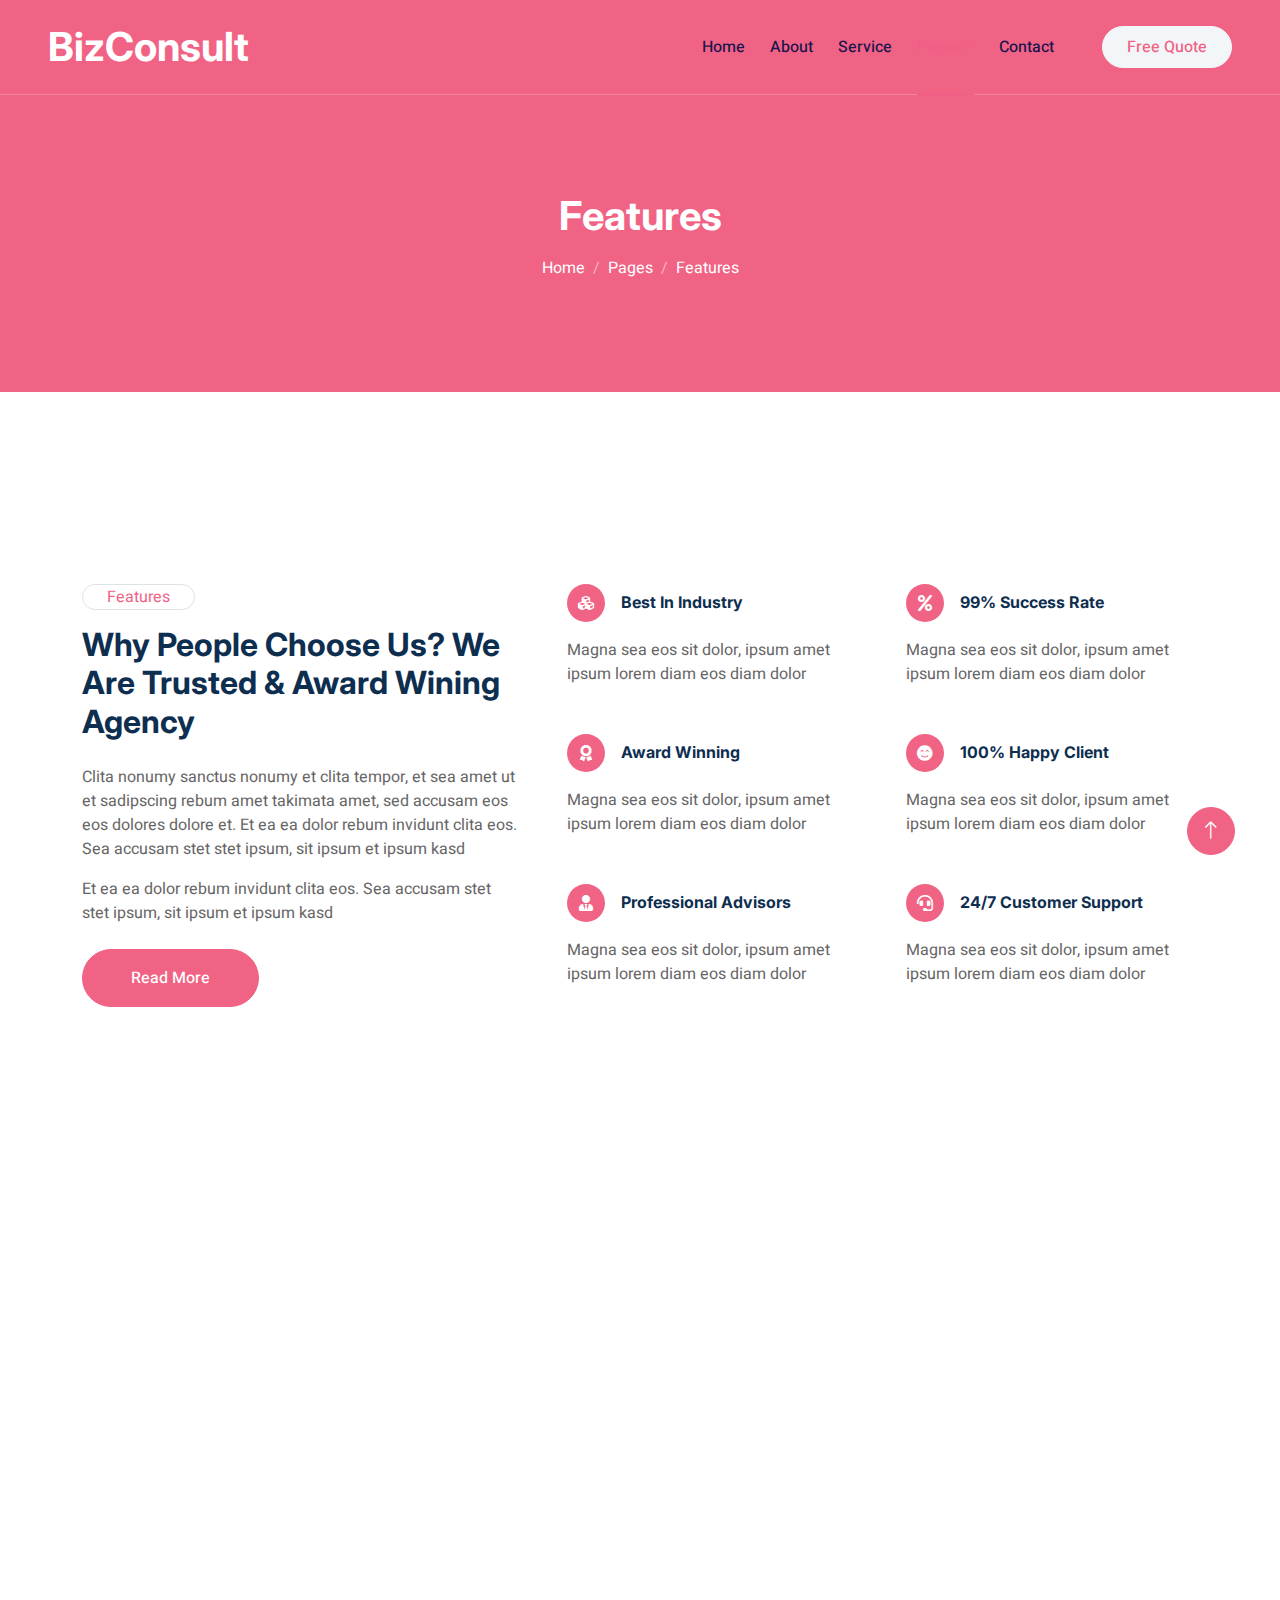
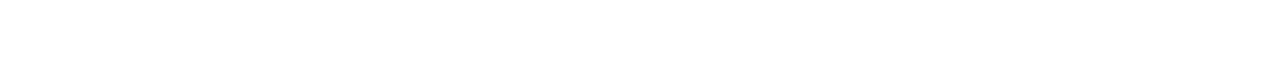
<file: feature.html>
<!DOCTYPE html>
<html lang="en">

<head>
    <meta charset="utf-8">
    <title>SarjanGate - Society Security Guard</title>
    <meta content="width=device-width, initial-scale=1.0" name="viewport">
    <meta content="" name="keywords">
    <meta content="" name="description">

    <!-- Favicon -->
    <link href="img/favicon.ico" rel="icon">

    <!-- Google Web Fonts -->
    <link rel="preconnect" href="https://fonts.googleapis.com">
    <link rel="preconnect" href="https://fonts.gstatic.com" crossorigin>
    <link href="https://fonts.googleapis.com/css2?family=Heebo:wght@400;500;600&family=Inter:wght@700;800&display=swap" rel="stylesheet"> 

    <!-- Icon Font Stylesheet -->
    <link href="https://cdnjs.cloudflare.com/ajax/libs/font-awesome/5.10.0/css/all.min.css" rel="stylesheet">
    <link href="https://cdn.jsdelivr.net/npm/bootstrap-icons@1.4.1/font/bootstrap-icons.css" rel="stylesheet">

    <!-- Libraries Stylesheet -->
    <link href="lib/animate/animate.min.css" rel="stylesheet">
    <link href="lib/owlcarousel/assets/owl.carousel.min.css" rel="stylesheet">

    <!-- Customized Bootstrap Stylesheet -->
    <link href="css/bootstrap.min.css" rel="stylesheet">

    <!-- Template Stylesheet -->
    <link href="css/style.css" rel="stylesheet">
</head>

<body>
    <div class="container-xxl bg-white p-0">
        <!-- Spinner Start -->
        <div id="spinner" class="show bg-white position-fixed translate-middle w-100 vh-100 top-50 start-50 d-flex align-items-center justify-content-center">
            <div class="spinner-border text-primary" style="width: 3rem; height: 3rem;" role="status">
                <span class="sr-only">Loading...</span>
            </div>
        </div>
        <!-- Spinner End -->


        <!-- Navbar & Hero Start -->
        <div class="container-xxl position-relative p-0">
            <nav class="navbar navbar-expand-lg navbar-light px-4 px-lg-5 py-3 py-lg-0">
                <a href="index.html" class="navbar-brand p-0">
                    <h1 class="m-0">BizConsult</h1>
                    <!-- <img src="img/logo.png" alt="Logo"> -->
                </a>
                <button class="navbar-toggler" type="button" data-bs-toggle="collapse" data-bs-target="#navbarCollapse">
                    <span class="fa fa-bars"></span>
                </button>
                <div class="collapse navbar-collapse" id="navbarCollapse">
                    <div class="navbar-nav ms-auto py-0">
                        <a href="index.html" class="nav-item nav-link">Home</a>
                        <a href="about.html" class="nav-item nav-link">About</a>
                        <a href="service.html" class="nav-item nav-link">Service</a>
                        <div class="nav-item dropdown">
                            <a href="#" class="nav-link dropdown-toggle active" data-bs-toggle="dropdown">Pages</a>
                            <div class="dropdown-menu m-0">
                                <a href="feature.html" class="dropdown-item active">Features</a>
                                <a href="quote.html" class="dropdown-item">Free Quote</a>
                                <a href="team.html" class="dropdown-item">Our Team</a>
                                <a href="testimonial.html" class="dropdown-item">Testimonial</a>
                                <a href="404.html" class="dropdown-item">404 Page</a>
                            </div>
                        </div>
                        <a href="contact.html" class="nav-item nav-link">Contact</a>
                    </div>
                    <a href="" class="btn btn-light rounded-pill text-primary py-2 px-4 ms-lg-5">Free Quote</a>
                </div>
            </nav>

            <div class="container-xxl bg-primary page-header">
                <div class="container text-center">
                    <h1 class="text-white animated zoomIn mb-3">Features</h1>
                    <nav aria-label="breadcrumb">
                        <ol class="breadcrumb justify-content-center">
                            <li class="breadcrumb-item"><a class="text-white" href="#">Home</a></li>
                            <li class="breadcrumb-item"><a class="text-white" href="#">Pages</a></li>
                            <li class="breadcrumb-item text-white active" aria-current="page">Features</li>
                        </ol>
                    </nav>
                </div>
            </div>
        </div>
        <!-- Navbar & Hero End -->


        <!-- Features Start -->
        <div class="container-xxl py-6">
            <div class="container">
                <div class="row g-5">
                    <div class="col-lg-5 wow fadeInUp" data-wow-delay="0.1s">
                        <div class="d-inline-block border rounded-pill text-primary px-4 mb-3">Features</div>
                        <h2 class="mb-4">Why People Choose Us? We Are Trusted & Award Wining Agency</h2>
                        <p>Clita nonumy sanctus nonumy et clita tempor, et sea amet ut et sadipscing rebum amet takimata amet, sed accusam eos eos dolores dolore et. Et ea ea dolor rebum invidunt clita eos. Sea accusam stet stet ipsum, sit ipsum et ipsum kasd</p>
                        <p>Et ea ea dolor rebum invidunt clita eos. Sea accusam stet stet ipsum, sit ipsum et ipsum kasd</p>
                        <a class="btn btn-primary rounded-pill py-3 px-5 mt-2" href="">Read More</a>
                    </div>
                    <div class="col-lg-7">
                        <div class="row g-5">
                            <div class="col-sm-6 wow fadeIn" data-wow-delay="0.1s">
                                <div class="d-flex align-items-center mb-3">
                                    <div class="flex-shrink-0 btn-square bg-primary rounded-circle me-3">
                                        <i class="fa fa-cubes text-white"></i>
                                    </div>
                                    <h6 class="mb-0">Best In Industry</h6>
                                </div>
                                <span>Magna sea eos sit dolor, ipsum amet ipsum lorem diam eos diam dolor</span>
                            </div>
                            <div class="col-sm-6 wow fadeIn" data-wow-delay="0.2s">
                                <div class="d-flex align-items-center mb-3">
                                    <div class="flex-shrink-0 btn-square bg-primary rounded-circle me-3">
                                        <i class="fa fa-percent text-white"></i>
                                    </div>
                                    <h6 class="mb-0">99% Success Rate</h6>
                                </div>
                                <span>Magna sea eos sit dolor, ipsum amet ipsum lorem diam eos diam dolor</span>
                            </div>
                            <div class="col-sm-6 wow fadeIn" data-wow-delay="0.3s">
                                <div class="d-flex align-items-center mb-3">
                                    <div class="flex-shrink-0 btn-square bg-primary rounded-circle me-3">
                                        <i class="fa fa-award text-white"></i>
                                    </div>
                                    <h6 class="mb-0">Award Winning</h6>
                                </div>
                                <span>Magna sea eos sit dolor, ipsum amet ipsum lorem diam eos diam dolor</span>
                            </div>
                            <div class="col-sm-6 wow fadeIn" data-wow-delay="0.4s">
                                <div class="d-flex align-items-center mb-3">
                                    <div class="flex-shrink-0 btn-square bg-primary rounded-circle me-3">
                                        <i class="fa fa-smile-beam text-white"></i>
                                    </div>
                                    <h6 class="mb-0">100% Happy Client</h6>
                                </div>
                                <span>Magna sea eos sit dolor, ipsum amet ipsum lorem diam eos diam dolor</span>
                            </div>
                            <div class="col-sm-6 wow fadeIn" data-wow-delay="0.5s">
                                <div class="d-flex align-items-center mb-3">
                                    <div class="flex-shrink-0 btn-square bg-primary rounded-circle me-3">
                                        <i class="fa fa-user-tie text-white"></i>
                                    </div>
                                    <h6 class="mb-0">Professional Advisors</h6>
                                </div>
                                <span>Magna sea eos sit dolor, ipsum amet ipsum lorem diam eos diam dolor</span>
                            </div>
                            <div class="col-sm-6 wow fadeIn" data-wow-delay="0.6s">
                                <div class="d-flex align-items-center mb-3">
                                    <div class="flex-shrink-0 btn-square bg-primary rounded-circle me-3">
                                        <i class="fa fa-headset text-white"></i>
                                    </div>
                                    <h6 class="mb-0">24/7 Customer Support</h6>
                                </div>
                                <span>Magna sea eos sit dolor, ipsum amet ipsum lorem diam eos diam dolor</span>
                            </div>
                        </div>
                    </div>
                </div>
            </div>
        </div>
        <!-- Features End -->
        

        <!-- Footer Start -->
        <div class="container-fluid bg-dark text-light footer pt-5 wow fadeIn" data-wow-delay="0.1s" style="margin-top: 6rem;">
            <div class="container py-5">
                <div class="row g-5">
                    <div class="col-md-6 col-lg-3">
                        <h5 class="text-white mb-4">Get In Touch</h5>
                        <p><i class="fa fa-map-marker-alt me-3"></i>123 Street, New York, USA</p>
                        <p><i class="fa fa-phone-alt me-3"></i>+012 345 67890</p>
                        <p><i class="fa fa-envelope me-3"></i>info@example.com</p>
                        <div class="d-flex pt-2">
                            <a class="btn btn-outline-light btn-social" href=""><i class="fab fa-twitter"></i></a>
                            <a class="btn btn-outline-light btn-social" href=""><i class="fab fa-facebook-f"></i></a>
                            <a class="btn btn-outline-light btn-social" href=""><i class="fab fa-youtube"></i></a>
                            <a class="btn btn-outline-light btn-social" href=""><i class="fab fa-instagram"></i></a>
                            <a class="btn btn-outline-light btn-social" href=""><i class="fab fa-linkedin-in"></i></a>
                        </div>
                    </div>
                    <div class="col-md-6 col-lg-3">
                        <h5 class="text-white mb-4">Quick Link</h5>
                        <a class="btn btn-link" href="">About Us</a>
                        <a class="btn btn-link" href="">Contact Us</a>
                        <a class="btn btn-link" href="">Privacy Policy</a>
                        <a class="btn btn-link" href="">Terms & Condition</a>
                        <a class="btn btn-link" href="">Career</a>
                    </div>
                    <div class="col-md-6 col-lg-3">
                        <h5 class="text-white mb-4">Popular Link</h5>
                        <a class="btn btn-link" href="">About Us</a>
                        <a class="btn btn-link" href="">Contact Us</a>
                        <a class="btn btn-link" href="">Privacy Policy</a>
                        <a class="btn btn-link" href="">Terms & Condition</a>
                        <a class="btn btn-link" href="">Career</a>
                    </div>
                    <div class="col-md-6 col-lg-3">
                        <h5 class="text-white mb-4">Newsletter</h5>
                        <p>Lorem ipsum dolor sit amet elit. Phasellus nec pretium mi. Curabitur facilisis ornare velit non vulpu</p>
                        <div class="position-relative w-100 mt-3">
                            <input class="form-control border-0 rounded-pill w-100 ps-4 pe-5" type="text" placeholder="Your Email" style="height: 48px;">
                            <button type="button" class="btn shadow-none position-absolute top-0 end-0 mt-1 me-2"><i class="fa fa-paper-plane text-primary fs-4"></i></button>
                        </div>
                    </div>
                </div>
            </div>
            <div class="container">
                <div class="copyright">
                    <div class="row">
                        <div class="col-md-6 text-center text-md-start mb-3 mb-md-0">
                            &copy; <a class="border-bottom" href="#">Your Site Name</a>, All Right Reserved. 
							
							<!--/*** This template is free as long as you keep the footer author’s credit link/attribution link/backlink. If you'd like to use the template without the footer author’s credit link/attribution link/backlink, you can purchase the Credit Removal License from "https://htmlcodex.com/credit-removal". Thank you for your support. ***/-->
							Designed By <a class="border-bottom" href="https://htmlcodex.com">HTML Codex</a>
                            <br>Distributed By: <a class="border-bottom" href="https://themewagon.com" target="_blank">ThemeWagon</a>
                        </div>
                        <div class="col-md-6 text-center text-md-end">
                            <div class="footer-menu">
                                <a href="">Home</a>
                                <a href="">Cookies</a>
                                <a href="">Help</a>
                                <a href="">FQAs</a>
                            </div>
                        </div>
                    </div>
                </div>
            </div>
        </div>
        <!-- Footer End -->


        <!-- Back to Top -->
        <a href="#" class="btn btn-lg btn-primary btn-lg-square back-to-top"><i class="bi bi-arrow-up"></i></a>
    </div>

    <!-- JavaScript Libraries -->
    <script src="https://code.jquery.com/jquery-3.4.1.min.js"></script>
    <script src="https://cdn.jsdelivr.net/npm/bootstrap@5.0.0/dist/js/bootstrap.bundle.min.js"></script>
    <script src="lib/wow/wow.min.js"></script>
    <script src="lib/easing/easing.min.js"></script>
    <script src="lib/waypoints/waypoints.min.js"></script>
    <script src="lib/owlcarousel/owl.carousel.min.js"></script>

    <!-- Template Javascript -->
    <script src="js/main.js"></script>
</body>

</html>
</file>
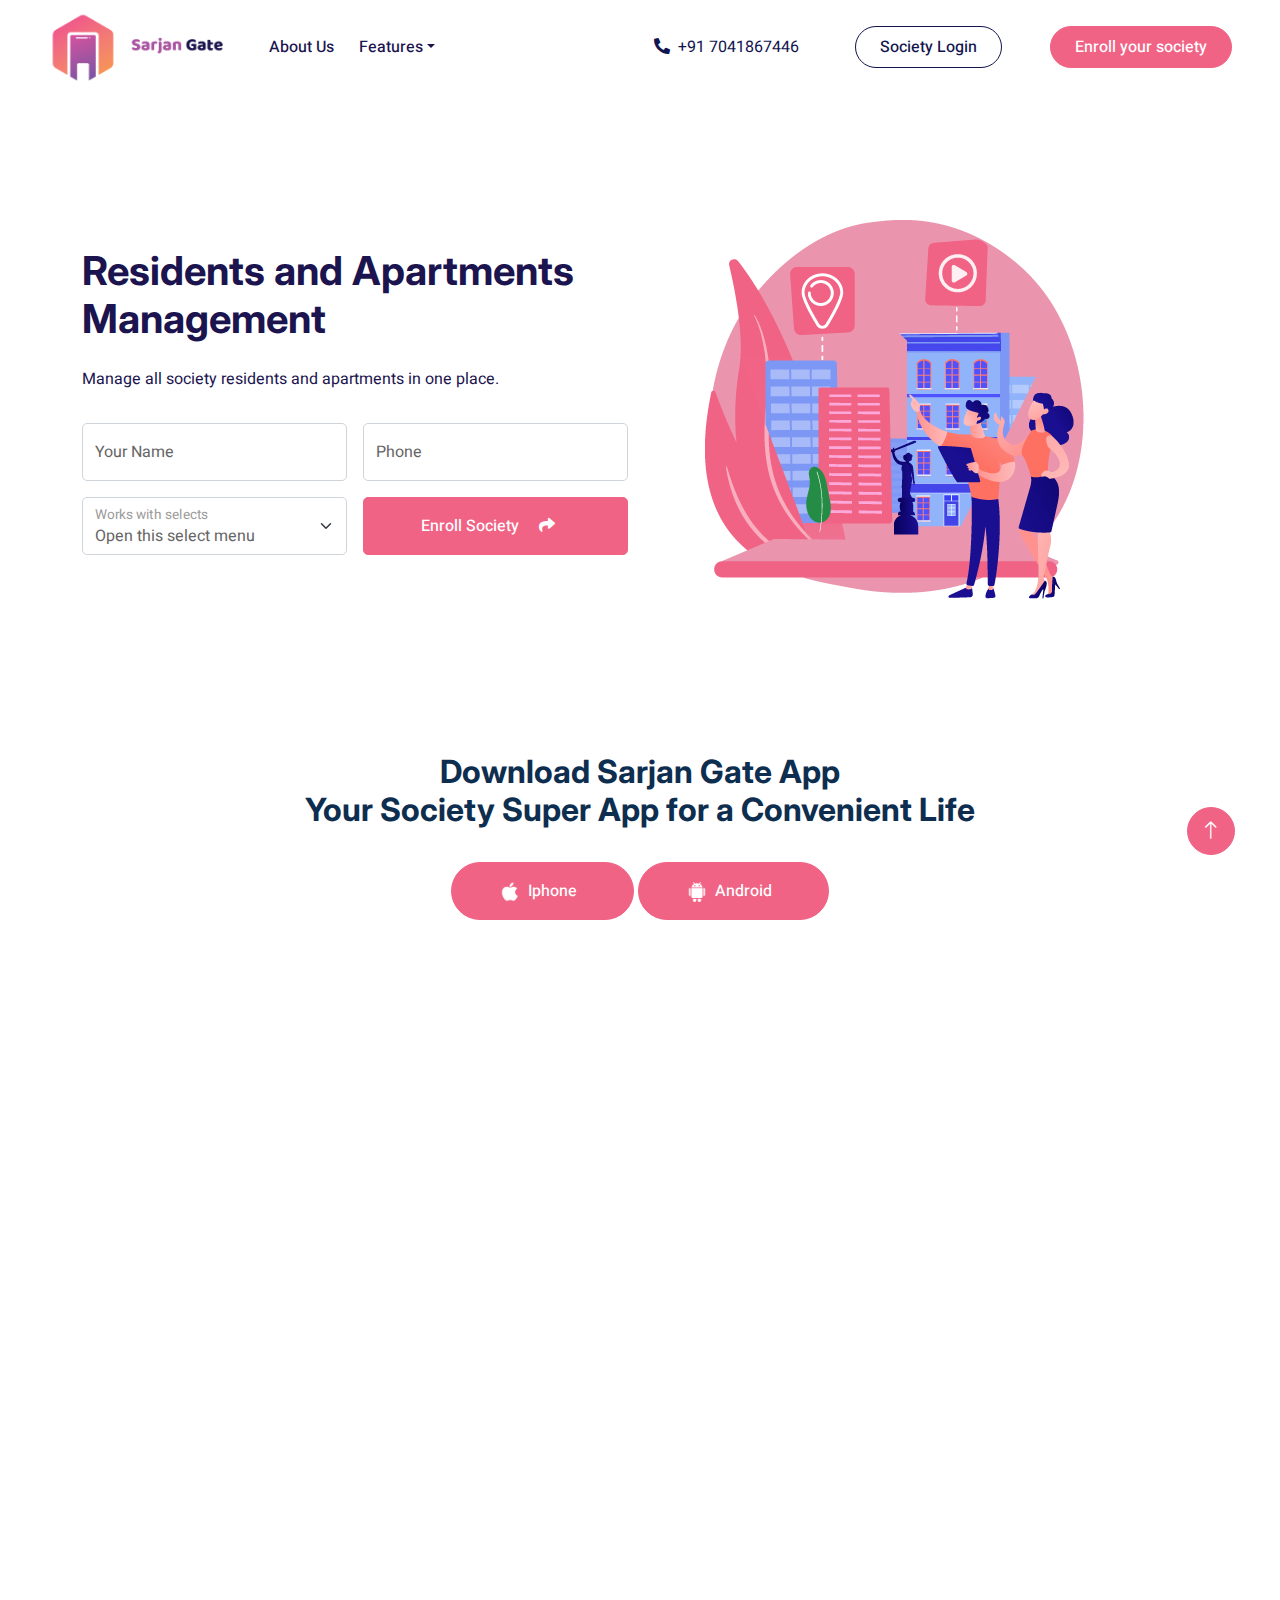
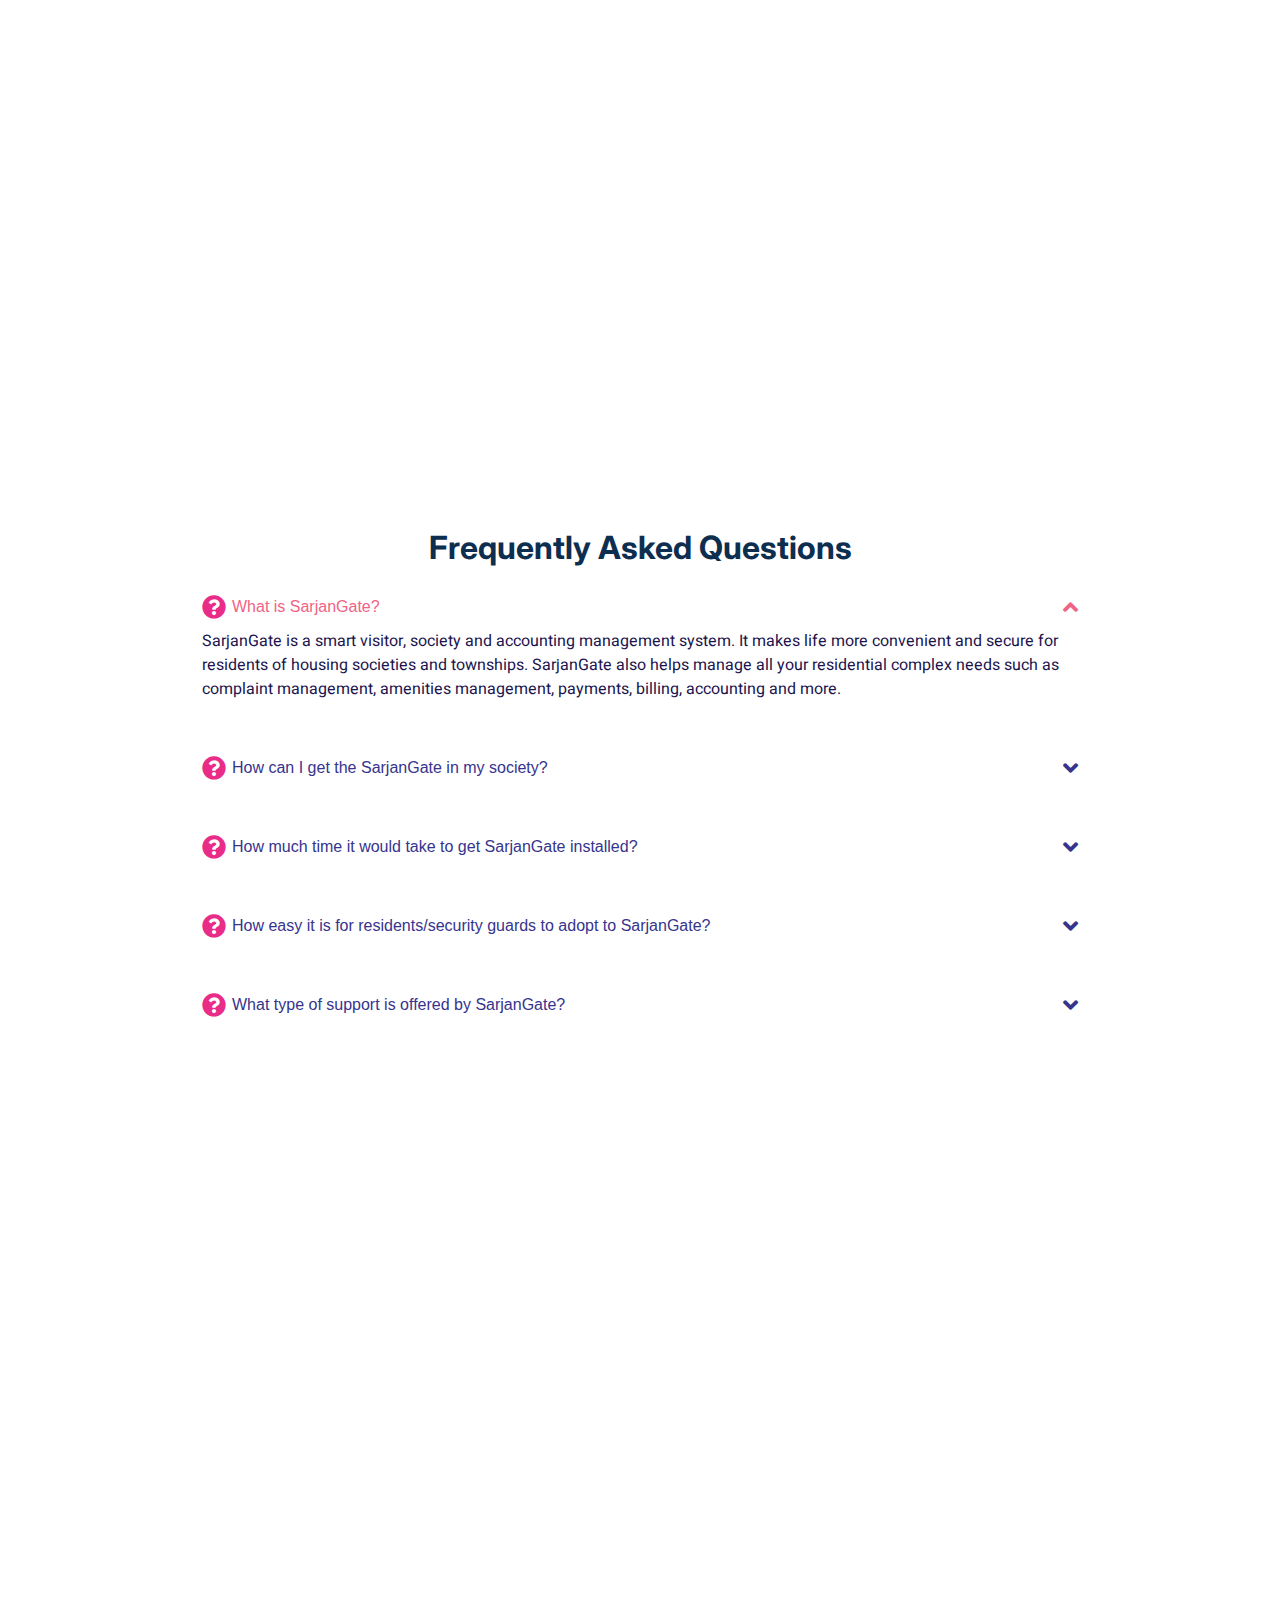
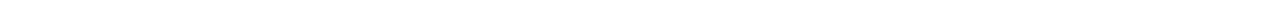
<file: flat-management.html>
<!DOCTYPE html>
<html lang="en">

<head>
    <meta charset="utf-8">
    <title>SarjanGate - Society Security Guard</title>
    <meta content="width=device-width, initial-scale=1.0" name="viewport">
    <meta content name="keywords">
    <meta content name="description">

    <!-- Favicon -->
    <link href="img/favicon.png" rel="icon">



    <!-- Google Web Fonts -->
    <link rel="preconnect" href="https://fonts.googleapis.com">
    <link rel="preconnect" href="https://fonts.gstatic.com" crossorigin>
    <link href="https://fonts.googleapis.com/css2?family=Heebo:wght@400;500;600&family=Inter:wght@700;800&display=swap"
        rel="stylesheet">

    <!-- Icon Font Stylesheet -->
    <link href="https://cdnjs.cloudflare.com/ajax/libs/font-awesome/5.10.0/css/all.min.css" rel="stylesheet">
    <link href="https://cdn.jsdelivr.net/npm/bootstrap-icons@1.4.1/font/bootstrap-icons.css" rel="stylesheet">

    <!-- Libraries Stylesheet -->
    <link href="lib/animate/animate.min.css" rel="stylesheet">
    <link href="lib/owlcarousel/assets/owl.carousel.min.css" rel="stylesheet">

    <!-- Customized Bootstrap Stylesheet -->
    <link href="css/bootstrap.min.css" rel="stylesheet">

    <!-- Template Stylesheet -->
    <link href="css/style.css" rel="stylesheet">
</head>

<body>
    <div class="container-xxl bg-white p-0">
        <!-- Spinner Start -->
        <div id="spinner"
            class="show bg-white position-fixed translate-middle w-100 vh-100 top-50 start-50 d-flex align-items-center justify-content-center">
            <div class="spinner-border text-primary" style="width: 3rem; height: 3rem;" role="status">
                <span class="sr-only">Loading...</span>
            </div>
        </div>
        <!-- Spinner End -->

        <!-- Navbar & Hero Start -->
        <div class="container-xxl position-relative p-0">
            <nav class="navbar navbar-expand-lg navbar-light px-4 px-lg-5 py-3 py-lg-0">
                <a href="index.html" class="navbar-brand p-0">
                    <img src="img/sarjanGate.png" width="100%" height="200px">
                    <!-- <img src="img/logo.png" alt="Logo"> -->
                </a>
                <button class="navbar-toggler" type="button" data-bs-toggle="collapse" data-bs-target="#navbarCollapse">
                    <span class="fa fa-bars"></span>
                </button>
                <div class="collapse navbar-collapse" id="navbarCollapse">
                    <div class="navbar-nav me-auto py-0">

                        <a href="about.html" class="nav-item nav-link">About Us</a>

                        <!-- <div class="nav-item dropdown">
                            <a href="#" class="nav-link dropdown-toggle" data-bs-toggle="dropdown">Features</a>
                            <div class="dropdown-menu m-0">
                                <li><a href="#" class="dropdown-item dropdown-toggle" data-bs-toggle="dropdown">Resident</a>
                                    <ul class="dropdown-menu" data-bs-toggle="dropdown">
                                        <li>home</li>
                                    </ul>
                                  
                                    
                                </li>
                                <a href="#" class="dropdown-item">Management</a>
                                <a href="#" class="dropdown-item">Security Guard</a>
                                
                            </div>
                        </div> -->
                        <li class="nav-item dropdown active">
                            <a class="nav-link dropdown-toggle" href="#" data-bs-toggle="dropdown" data-bs-auto-close="outside">Features</a>
                            <ul class="dropdown-menu shadow">
                              
                              <!-- <li class="dropstart">
                                <a href="#" class="dropdown-item dropdown-toggle" data-bs-toggle="dropdown">Submenu Left</a>
                                <ul class="dropdown-menu submenu-first shadow">
                                  <li><a class="dropdown-item" href=""> Third level 1</a></li>
                                  <li><a class="dropdown-item" href=""> Third level 2</a></li>
                                  <li><a class="dropdown-item" href=""> Third level 3</a></li>
                                  <li><a class="dropdown-item" href=""> Third level 4</a></li>
                                  <li><a class="dropdown-item" href=""> Third level 5</a></li>
                                </ul>
                              </li> -->
                              <li class="dropend">
                                <a href="index.html" class="dropdown-item dropdown" data-bs-toggle="dropdown" data-bs-auto-close="outside">Resident <i class="fas fa-caret-down mx-2"></i></a>
                                <ul class="dropdown-menu submenu-first shadow">
                                  <li><a class="dropdown-item" href="guest.html">Visitor Management System</a></li>
                                  <li><a class="dropdown-item" href="domestic-staff-management.html"> Domestic Staff Management</a></li>
                                  <li><a class="dropdown-item" href="communication-management.html"> Communication Management</a></li>
                                  <li><a class="dropdown-item" href="maintenance-and-utility-bill-payment.html"> Maintenance and Utility Bill Payment</a></li>
                                  <li><a class="dropdown-item" href="sos.html"> Safety</a></li>
                                  <li><a class="dropdown-item" href="ComplaintManagement.html"> Complaint Management</a></li>
                                </ul>
                              </li>
                              <!-- <li><hr class="dropdown-divider"></li> -->
                              <li class="dropend">
                                <a href="#" class="dropdown-item dropdown" data-bs-toggle="dropdown" data-bs-auto-close="outside">Management<i class="fas fa-caret-down mx-2"></i></a>
                                <ul class="dropdown-menu submenu-first shadow">
                                  <!-- <li><a class="dropdown-item" href="">Accounting and Billing Solution</a></li> -->
                                  <li><a class="dropdown-item" href="bill-maintain.html"> Maintenance and Utility Bill Payments</a></li>
                                  <li><a class="dropdown-item" href="flat-management.html"> Residents and Apartments Management</a></li>
                                  <li><a class="dropdown-item" href=""> Digitised Communication</a></li>
                                  <li><a class="dropdown-item" href=""> Manage Staff and Vendors</a></li>
                                  <li><a class="dropdown-item" href=""> Amenities Management</a></li>
                                  <li><a class="dropdown-item" href=""> Admin App</a></li>
                                  
                                </ul>
                              </li>
                              <li class="dropend">
                                <a href="#" class="dropdown-item dropdown" data-bs-toggle="dropdown" data-bs-auto-close="outside">Security Guard <i class="fas fa-caret-down mx-2"></i></a>
                                <ul class="dropdown-menu submenu-first shadow">
                                  <li><a class="dropdown-item" href="">Visitor Management</a></li>
                                  <li><a class="dropdown-item" href=""> Services and Staff Entries/Exits</a></li>
                                  <li><a class="dropdown-item" href=""> User-friendly and Intuitive Guard App</a></li>
                                 
                                </ul>
                              </li>
                              
                            </ul>
                          </li>

                    </div>
                    <a href="tel:7041867446" class="contact-info"
                        style="color: #11144e !important;border-color: #11144e;background-color: #fff;"><i
                            class="fas fa-phone-alt"></i><span class="mx-2">+91 7041867446</span></a>
                    <a href class="btn btn-light rounded-pill   py-2 px-4 ms-lg-5" data-bs-toggle="modal"
                        data-bs-target="#exampleModal"
                        style="color: #11144e !important;border-color: #11144e;background-color: #fff;">Society
                        Login
                    </a>
                    <a href class="btn btn-light rounded-pill text-primary py-2 px-4 ms-lg-5" data-bs-toggle="modal"
                        data-bs-target="#exampleModal1"
                        style="color: #fff !important;border-color: #f16385;background-color: #f16385;">
                        Enroll your society</a>
                </div>

            </nav>
            <div class="modal fade" id="exampleModal" tabindex="-1" aria-labelledby="exampleModalLabel"
                aria-hidden="true">
                <div class="container">
                    <div class="modal-dialog">
                        <div class="modal-content">
                            <div class="modal-header">

                                <button type="button" class="btn-close" data-bs-dismiss="modal"
                                    aria-label="Close"></button>

                            </div>

                            <div class="modal-body">
                                <img src="img/sarjanGate.png" class="text-center">
                                <h5 class="modal-title hero-title" id="exampleModalLabel"> Society Login</h5>
                                <p class=" hero-para pb-3">Log in to access your society dashboard
                                </p>

                                <div class="row g-2">
                                    <div class="col-md">
                                        <div class="form-floating ">
                                            <input type="email" class="form-control" id="floatingInputGrid"
                                                placeholder="name@example.com" value="" required>
                                            <label for="floatingInputGrid">Email address</label>
                                        </div>
                                    </div>
                                    <div class="col-md">
                                        <div class="form-floating">

                                            <input type="password" class="form-control" id="floatingInputGrid1"
                                                placeholder="password" value="" required>
                                            <label for="floatingInputGrid1">Password</label>
                                            <p class="mx-1 mt-1"><a href="#">Forgate Password?</a></p>
                                        </div>
                                    </div>

                                    <div class="row">
                                        <div class="col-lg-3"></div>
                                        <div class="col-lg-6 text-center">
                                            <a href class="btn btn-light rounded-pill text-primary"
                                                style="color: #fff !important;border-color: #f16385;background-color: #f16385;">
                                                Login <i class="fas fa-sign-in-alt mx-2"></i></a>
                                        </div>
                                        <div class="col-lg-3"></div>
                                    </div>

                                </div>

                            </div>
                            <!-- <div class="modal-footer">
                                <button type="button" class="btn btn-secondary" data-bs-dismiss="modal">Close</button>
                                <button type="button" class="btn btn-primary">Save changes</button>
                            </div> -->
                        </div>
                    </div>
                </div>

            </div>
            <div class="modal fade" id="exampleModal1" tabindex="-1" aria-labelledby="exampleModalLabel"
                aria-hidden="true">
                <div class="container">
                    <div class="modal-dialog">
                        <div class="modal-content">
                            <div class="modal-header">

                                <button type="button" class="btn-close" data-bs-dismiss="modal"
                                    aria-label="Close"></button>

                            </div>

                            <div class="modal-body">
                                <!-- <img src="img/sarjanGate.png" class="text-center"> -->
                                <h5 class="modal-title hero-title" id="exampleModalLabel">Experience The SarjanGate
                                    Difference!</h5>
                                <p class=" hero-para pb-3">Set up a demo for the entire community
                                </p>

                                <div class="row g-2">
                                    <div class="col-md">
                                        <div class="form-floating ">
                                            <input type="name" class="form-control" id="floatingInputGrid"
                                                placeholder="enter your name" value="" required>
                                            <label for="floatingInputGrid">Enter Name</label>
                                        </div>
                                    </div>
                                    <div class="col-md">
                                        <div class="form-floating ">
                                            <input type="email" class="form-control" id="floatingInputGrid"
                                                placeholder="name@example.com" value="" required>
                                            <label for="floatingInputGrid">Email address</label>
                                        </div>
                                    </div>




                                </div>
                                <div class="row g-2 mt-2">
                                    <div class="col-md">
                                        <div class="form-floating">

                                            <input type="number" class="form-control" id="floatingInputGrid1"
                                                placeholder="phone" value="" required>
                                            <label for="floatingInputGrid1">Phone number</label>

                                        </div>
                                    </div>
                                    <div class="col-md">
                                        <div class="form-floating">

                                            <input type="name" class="form-control" id="floatingInputGrid1"
                                                placeholder="name" value="" required>
                                            <label for="floatingInputGrid1">Society name</label>

                                        </div>
                                    </div>

                                    <!-- <div class="row">
                                        <div class="col-lg-3"></div>
                                        <div class="col-lg-6 text-center">
                                            <a href class="btn btn-light rounded-pill text-primary"
                                                style="color: #fff !important;border-color: #f16385;background-color: #f16385;">
                                                Login <i class="fas fa-sign-in-alt mx-2"></i></a>
                                        </div>
                                        <div class="col-lg-3"></div>
                                    </div> -->

                                </div>
                                <div class="row g-2 mt-2">
                                    <div class="col-md">
                                        <div class="form-floating">
                                            <select class="form-select" id="floatingSelect"
                                                aria-label="Floating label select example">
                                                <option value="1">Select Reason</option>
                                                <option value="2">Interested For Demo</option>
                                                <option value="3">Existing NoBrokerHood User</option>
                                               
                                            </select>
                                            <label for="floatingSelect">SarjanGate</label>
                                        </div>
                                    </div>
                                   

                                    <div class="row mt-2">
                                        <div class="col-lg-3"></div>
                                        <div class="col-lg-6 text-center">
                                            <a href class="btn btn-light rounded-pill text-primary"
                                                style="color: #fff !important;border-color: #f16385;background-color: #f16385;">
                                                Enroll Your Society <i class="fas fa-sign-in-alt mx-2"></i></a>
                                        </div>
                                        <div class="col-lg-3"></div>
                                    </div>

                                </div>

                            </div>
                            <!-- <div class="modal-footer">
                                <button type="button" class="btn btn-secondary" data-bs-dismiss="modal">Close</button>
                                <button type="button" class="btn btn-primary">Save changes</button>
                            </div> -->
                        </div>
                    </div>
                </div>

            </div>

            <div class="container-xxl bg-white hero-header">
                <div class="container">
                    <div class="row  align-items-center">
                        <div class="col-lg-6 text-center text-lg-start">
                            <!-- <h1><span class="badge rounded-pill animated zoomIn" style="color: #fff !important;border-color: #f16385;background-color: #f16385;">New</span></h1> -->
                            <h1 class="hero-title mb-4 animated zoomIn">Residents and Apartments Management</h1>
                            <p class=" hero-para pb-3 animated zoomIn">Manage all society residents and apartments in one place.</p>

                            <div class="row justify-content-center">
                                <div class="col-lg-12 wow fadeInUp" data-wow-delay="0.3s">

                                    <form>
                                        <div class="row g-3">
                                            <div class="col-md-6">
                                                <div class="form-floating">
                                                    <input type="text" class="form-control" id="name"
                                                        placeholder="Your Name">
                                                    <label for="name">Your Name</label>
                                                </div>
                                            </div>
                                            <div class="col-md-6">
                                                <div class="form-floating">
                                                    <input type="number" class="form-control" id="phone"
                                                        placeholder="Phone">
                                                    <label for="phone">Phone </label>
                                                </div>
                                            </div>
                                            <div class="col-6">
                                                <div class="form-floating">
                                                    <select class="form-select" id="floatingSelect"
                                                        aria-label="Floating label select example">
                                                        <option selected>Open this select menu</option>
                                                        <option value="1">One</option>
                                                        <option value="2">Two</option>
                                                        <option value="3">Three</option>
                                                    </select>
                                                    <label for="floatingSelect">Works with selects</label>
                                                </div>
                                            </div>

                                            <div class="col-6">
                                                <button class="btn btn-primary w-100 py-3" type="submit"
                                                    style="color: #fff !important;border-color: #f16385;background-color: #f16385;">Enroll
                                                    Society <i class="fas fa-share mx-3"></i></button>
                                            </div>
                                        </div>
                                    </form>
                                </div>
                            </div>

                        </div>
                        <div class="col-lg-6 text-center text-lg-start">
                            <img class="img-fluid animated zoomIn" src="img/flat.png " alt>
                        </div>
                    </div>
                </div>
            </div>
        </div>
        <!-- Navbar & Hero End -->


        <!-- Download start -->
        <div class="container-xxl">
            <div class="container">
                <div class="row g-5 align-items-center text-center">

                    <div class="col-lg-12 wow fadeInUp" data-wow-delay="0.1s">

                        <h2 class="mb-4">Download Sarjan Gate App<br />
                            Your Society Super App for a Convenient Life</h2>


                        <a class="btn btn-primary rounded-pill py-3 px-5 mt-2"
                            style="color: #fff !important;border-color: #f16385;background-color: #f16385;" href>
                            <img src="img/apple.png" alt="iphone" width="20" class="src"><span
                                class="mx-2">Iphone</span></a>
                        <a class="btn btn-primary rounded-pill py-3 px-5 mt-2"
                            style="color: #fff !important;border-color: #f16385;background-color: #f16385;" href><img
                                src="img/android.png" width="20" alt="iphone" width="20" class="src"><span
                                class="mx-2">Android</span></a>
                    </div>
                </div>
            </div>
        </div>
        <!-- Download End -->
        <!-- About Start -->
        <!-- <div class="container-xxl py-6">
            <div class="container">
                <div class="row g-5 align-items-center">
                    <div class="col-lg-6 wow zoomIn" data-wow-delay="0.1s">
                        <img class="img-fluid" src="img/about.png">
                    </div>
                    <div class="col-lg-6 wow fadeInUp" data-wow-delay="0.1s">
                        <div class="d-inline-block border rounded-pill text-primary px-4 mb-3">About
                            Us</div>
                        <h2 class="mb-4">Award Wining Consultancy Agency For
                            Your Business</h2>
                        <p class="mb-4">Tempor erat elitr rebum at clita.
                            Diam dolor diam ipsum et tempor sit. Aliqu diam
                            amet diam et eos labore. Clita erat ipsum et
                            lorem et sit, sed stet no labore lorem sit.
                            Sanctus clita duo justo et tempor eirmod</p>
                        <div class="row g-3 mb-4">
                            <div class="col-12 d-flex">
                                <div class="flex-shrink-0 btn-lg-square rounded-circle bg-primary">
                                    <i class="fa fa-user-tie text-white"></i>
                                </div>
                                <div class="ms-4">
                                    <h6>Business Planning</h6>
                                    <span>Tempor erat elitr rebum at clita.
                                        Diam dolor ipsum amet eos erat ipsum
                                        lorem et sit sed stet lorem sit
                                        clita duo</span>
                                </div>
                            </div>
                            <div class="col-12 d-flex">
                                <div class="flex-shrink-0 btn-lg-square rounded-circle bg-primary">
                                    <i class="fa fa-chart-line text-white"></i>
                                </div>
                                <div class="ms-4">
                                    <h6>Financial Analaysis</h6>
                                    <span>Tempor erat elitr rebum at clita.
                                        Diam dolor ipsum amet eos erat ipsum
                                        lorem et sit sed stet lorem sit
                                        clita duo</span>
                                </div>
                            </div>
                        </div>
                        <a class="btn btn-primary rounded-pill py-3 px-5 mt-2" href>Read More</a>
                    </div>
                </div>
            </div>
        </div> -->
        <!-- About End -->

       

        <!-- Service Start -->
        <div class="container-xxl py-6">
            <div class="container">
                <div class="mx-auto text-center wow fadeInUp" data-wow-delay="0.1s" style="max-width: 600px;">
                    <!-- <div class="d-inline-block border rounded-pill text-primary px-4 mb-3">Residents</div> -->
                    <h2 class="mb-5">Features of Residents and Flats Management</h2>
                    <!-- <p class="hero-para mb-4">Improve the security standards of your gated community with our technologically
                        advanced and in-house engineered security and community management tool. We offer numerous
                        innovative features that are sure to simplify your everyday chores.</p> -->
                </div>
                <div class="row g-4">
                    <div class="col-lg-4 col-md-6 wow fadeInUp" data-wow-delay="0.1s">
                        <div class="service-item rounded h-100">
                            <div class="row">
                                <div class="col-lg-12 text-center">
                                    <div class="row">
                                        <div class="col-2">
                                        </div>
                                        <div class="col-8">
                                            <div class="d-flex justify-content-between text-center">
                                               
                                                <img src="img/main-2.png " class="src">
                                            </div>
                                        </div>
                                        <div class="col-2">
                                        </div>
                                    </div>

                                </div>
                            </div>

                            <div class="p-5 text-left">
                                <h5 class="mb-1">Generate all society bills</h5>
                                <span>Generate all society bills in seconds. Residents get to view and pay all bills directly from the app.</span>

                            </div>


                        </div>
                    </div>
                    <div class="col-lg-4 col-md-6 wow fadeInUp" data-wow-delay="0.3s">
                        <div class="service-item rounded h-100">
                            <div class="row">
                                <div class="col-lg-12 text-center">
                                    <div class="row">
                                        <div class="col-2">
                                        </div>
                                        <div class="col-8">
                                            <div class="d-flex justify-content-between text-center">

                                                <img src="img/flat-2.png" class="src">
                                            </div>
                                        </div>
                                        <div class="col-2">
                                        </div>
                                    </div>

                                </div>
                            </div>

                            <div class="p-5 text-left">
                                <h5 class="mb-1">Manage Apartments</h5>
                                <span>Keep a track of flats, apartments and their current legal owners, occupants, sq ft, the number of bedrooms and documents related to each house.</span>

                            </div>


                        </div>
                    </div>
                    <div class="col-lg-4 col-md-6 wow fadeInUp" data-wow-delay="0.6s">
                        <div class="service-item rounded h-100">
                            <div class="row">
                                <div class="col-lg-12 text-center">
                                    <div class="row">
                                        <div class="col-2">
                                        </div>
                                        <div class="col-8">
                                            <div class="d-flex justify-content-between text-center">

                                                <img src="img/flat-3.png " class="src">
                                            </div>
                                        </div>
                                        <div class="col-2">
                                        </div>
                                    </div>

                                </div>
                            </div>

                            <div class="p-5 text-left">
                                <h5 class="mb-1">Online Visitor Management</h5>
                                <span>Track all the visitors (staff/ guests/vendors) visiting your society through SarjanGate making your society more secure./span>

                            </div>


                        </div>
                    </div>

                    <div class="col-lg-4 col-md-6 wow fadeInUp" data-wow-delay="0.1s">
                        <div class="service-item rounded h-100">
                            <div class="row">
                                <div class="col-lg-12 text-center">
                                    <div class="row">
                                        <div class="col-2">
                                        </div>
                                        <div class="col-8">
                                            <div class="d-flex justify-content-between text-center">

                                                <img src="img/flat-4.png" alt="" class="src">
                                            </div>
                                        </div>
                                        <div class="col-2">
                                        </div>
                                    </div>

                                </div>
                            </div>

                            <div class="p-5 text-left">
                                <h5 class="mb-1">Parking Management</h5>
                                <span>Reduce parking hassles by managing vehicle information online and reach out to the right owner when needed.</span>

                            </div>


                        </div>
                    </div>
                    <!-- <div class="col-lg-4 col-md-6 wow fadeInUp" data-wow-delay="0.1s">
                        <div class="service-item rounded h-100">
                            <div class="row">
                                <div class="col-lg-12 text-center">
                                    <div class="row">
                                        <div class="col-2">
                                        </div>
                                        <div class="col-8">
                                            <div class="d-flex justify-content-between text-center">

                                                <img src="img/p4.png" alt="" class="src">
                                            </div>
                                        </div>
                                        <div class="col-2">
                                        </div>
                                    </div>

                                </div>
                            </div>

                            <div class="p-5 text-left">
                                <h5 class="mb-1">Maintenance and Utility Bill Payments</h5>
                                <span>Make and track payments all in one place. You can also check your next payment due
                                    date and view payment history.</span>

                            </div>


                        </div>
                    </div>
                    <div class="col-lg-4 col-md-6 wow fadeInUp" data-wow-delay="0.3s">
                        <div class="service-item rounded h-100">
                            <div class="row">
                                <div class="col-lg-12 text-center">
                                    <div class="row">
                                        <div class="col-2">
                                        </div>
                                        <div class="col-8">
                                            <div class="d-flex justify-content-between text-center">

                                                <img src="img/p5.png" alt="" class="src">
                                            </div>
                                        </div>
                                        <div class="col-2">
                                        </div>
                                    </div>

                                </div>
                            </div>

                            <div class="p-5 text-left">
                                <h5 class="mb-1">Safety Management</h5>
                                <span>Digital tracking of entry and exit times to keep your society safe and secure.
                                    Moreover, a special SOS button in the resident app alerts on-duty guards to come to
                                    your aid during an emergency.</span>

                            </div>


                        </div>
                    </div>
                    <div class="col-lg-4 col-md-6 wow fadeInUp" data-wow-delay="0.6s">
                        <div class="service-item rounded h-100">
                            <div class="row">
                                <div class="col-lg-12 text-center">
                                    <div class="row">
                                        <div class="col-2">
                                        </div>
                                        <div class="col-8">
                                            <div class="d-flex justify-content-between text-center">

                                                <img src="img/p6.png" alt="" class="src">
                                            </div>
                                        </div>
                                        <div class="col-2">
                                        </div>
                                    </div>

                                </div>
                            </div>

                            <div class="p-5 text-left">
                                <h5 class="mb-1">Complaint Management</h5>
                                <span>Get your complaints resolved lightning fast! All you need to do is raise a
                                    complaint here. The committee members will be notified instantly, and you can track
                                    your complaint status at any time.</span>

                            </div>


                        </div>
                    </div> -->
                </div>
            </div>
        </div>
        <!-- Service End -->    
        <!-- Features Start -->
        <!-- <div class="container-xxl py-6">
            <div class="container">
                <div class="row g-5">
                    <div class="col-lg-5 wow fadeInUp" data-wow-delay="0.1s">
                        <div class="d-inline-block border rounded-pill text-primary px-4 mb-3">Management</div>
                        <h2 class="mb-4">Why People Choose Us? We Are
                            Trusted & Award Wining Agency</h2>
                        <p>Clita nonumy sanctus nonumy et clita tempor, et
                            sea amet ut et sadipscing rebum amet takimata
                            amet, sed accusam eos eos dolores dolore et. Et
                            ea ea dolor rebum invidunt clita eos. Sea
                            accusam stet stet ipsum, sit ipsum et ipsum
                            kasd</p>
                        <p>Et ea ea dolor rebum invidunt clita eos. Sea
                            accusam stet stet ipsum, sit ipsum et ipsum
                            kasd</p>
                        <a class="btn btn-primary rounded-pill py-3 px-5 mt-2" href>Read More</a>
                    </div>
                    <div class="col-lg-7">
                        <div class="row g-5">
                            <div class="col-sm-6 wow fadeIn" data-wow-delay="0.1s">
                                <div class="d-flex align-items-center mb-3">
                                    <div class="flex-shrink-0 btn-square bg-primary rounded-circle me-3">
                                        <i class="fa fa-cubes text-white"></i>
                                    </div>
                                    <h6 class="mb-0">Best In Industry</h6>
                                </div>
                                <span>Magna sea eos sit dolor, ipsum amet
                                    ipsum lorem diam eos diam dolor</span>
                            </div>
                            <div class="col-sm-6 wow fadeIn" data-wow-delay="0.2s">
                                <div class="d-flex align-items-center mb-3">
                                    <div class="flex-shrink-0 btn-square bg-primary rounded-circle me-3">
                                        <i class="fa fa-percent text-white"></i>
                                    </div>
                                    <h6 class="mb-0">99% Success Rate</h6>
                                </div>
                                <span>Magna sea eos sit dolor, ipsum amet
                                    ipsum lorem diam eos diam dolor</span>
                            </div>
                            <div class="col-sm-6 wow fadeIn" data-wow-delay="0.3s">
                                <div class="d-flex align-items-center mb-3">
                                    <div class="flex-shrink-0 btn-square bg-primary rounded-circle me-3">
                                        <i class="fa fa-award text-white"></i>
                                    </div>
                                    <h6 class="mb-0">Award Winning</h6>
                                </div>
                                <span>Magna sea eos sit dolor, ipsum amet
                                    ipsum lorem diam eos diam dolor</span>
                            </div>
                            <div class="col-sm-6 wow fadeIn" data-wow-delay="0.4s">
                                <div class="d-flex align-items-center mb-3">
                                    <div class="flex-shrink-0 btn-square bg-primary rounded-circle me-3">
                                        <i class="fa fa-smile-beam text-white"></i>
                                    </div>
                                    <h6 class="mb-0">100% Happy Client</h6>
                                </div>
                                <span>Magna sea eos sit dolor, ipsum amet
                                    ipsum lorem diam eos diam dolor</span>
                            </div>
                            <div class="col-sm-6 wow fadeIn" data-wow-delay="0.5s">
                                <div class="d-flex align-items-center mb-3">
                                    <div class="flex-shrink-0 btn-square bg-primary rounded-circle me-3">
                                        <i class="fa fa-user-tie text-white"></i>
                                    </div>
                                    <h6 class="mb-0">Professional
                                        Advisors</h6>
                                </div>
                                <span>Magna sea eos sit dolor, ipsum amet
                                    ipsum lorem diam eos diam dolor</span>
                            </div>
                            <div class="col-sm-6 wow fadeIn" data-wow-delay="0.6s">
                                <div class="d-flex align-items-center mb-3">
                                    <div class="flex-shrink-0 btn-square bg-primary rounded-circle me-3">
                                        <i class="fa fa-headset text-white"></i>
                                    </div>
                                    <h6 class="mb-0">24/7 Customer
                                        Support</h6>
                                </div>
                                <span>Magna sea eos sit dolor, ipsum amet
                                    ipsum lorem diam eos diam dolor</span>
                            </div>
                        </div>
                    </div>
                </div>
            </div>
        </div> -->
        <!-- Features End -->

        <!-- Client Start -->
        <!-- <div class="container-xxl bg-primary my-6 py-5 wow fadeInUp" data-wow-delay="0.1s">
            <div class="container">
                <div class="owl-carousel client-carousel">
                    <a href="#"><img class="img-fluid" src="img/logo-1.png" alt></a>
                    <a href="#"><img class="img-fluid" src="img/logo-2.png" alt></a>
                    <a href="#"><img class="img-fluid" src="img/logo-3.png" alt></a>
                    <a href="#"><img class="img-fluid" src="img/logo-4.png" alt></a>
                    <a href="#"><img class="img-fluid" src="img/logo-5.png" alt></a>
                    <a href="#"><img class="img-fluid" src="img/logo-6.png" alt></a>
                    <a href="#"><img class="img-fluid" src="img/logo-7.png" alt></a>
                    <a href="#"><img class="img-fluid" src="img/logo-8.png" alt></a>
                </div>
            </div>
        </div> -->
        <!-- Client End -->

        <!-- Testimonial Start -->
        <!-- <div class="container-xxl py-6">
            <div class="container">
                <div class="mx-auto text-center wow fadeInUp" data-wow-delay="0.1s" style="max-width: 600px;">
                    <div class="d-inline-block border rounded-pill text-primary px-4 mb-3">Testimonial</div>
                    <h2 class="mb-5">Why Choose Sarjan Gate?</h2>
                </div>
                <div class="owl-carousel testimonial-carousel wow fadeInUp" data-wow-delay="0.1s">
                    <div class="row">
                        <div class="col-lg-12">
                            <div class="testimonial-item rounded p-4">
                                <div class="row">
                                    <div class="col-lg-6">
                                        <div class="d-flex align-items-center">
                                            <img class="img-fluid flex-shrink-0 rounded-circle" src="img/t1.png">
            
                                        </div>
                                    </div>
                                    <div class="col-lg-6">
                                        <div class="ps-3">
                                            <h6 class="mb-1">Client Name</h6>
                                            <small>Profession</small>
                                        </div>
                                        <p>Dolor et eos labore, stet justo sed est sed. Diam
                                            sed sed dolor stet amet eirmod eos labore
                                            diam</p>
                                    </div>
                                    
                                </div>
                                
                            </div>
                           
                        </div>
                    </div>
                    
                   
                    
                </div>
            </div>
        </div> -->
        <!-- Testimonial End -->

        <section id="faq" class="faq container-xxl">
            <div class="container">
                <div style="text-align:center;">
                    <h2>Frequently Asked Questions</h2>
                </div>

                <div class="faq-list">
                    <ul>
                        <li>
                            <i class="fa fa-question-circle icon-help" aria-hidden="true"></i> <a
                                data-bs-toggle="collapse" class="collapse" data-bs-target="#faq-list-1">What is
                                SarjanGate?<i class="fa fa-sm fa-angle-down icon-show" aria-hidden="true"></i><i
                                    class="fa fa-sm fa-angle-up icon-close"></i></a>
                            <div id="faq-list-1" class="collapse show" data-bs-parent=".faq-list">
                                <p class="hero-para">
                                    SarjanGate is a smart visitor, society and accounting management system. It makes
                                    life more convenient and secure for residents of housing societies and townships.
                                    SarjanGate also helps manage all your residential complex needs such as complaint
                                    management, amenities management, payments, billing, accounting and more.
                                </p>
                            </div>
                        </li>

                        <li>
                            <i class="fa fa-question-circle icon-help" aria-hidden="true"></i> <a
                                data-bs-toggle="collapse" data-bs-target="#faq-list-2" class="collapsed">How can I get
                                the SarjanGate in my society?<i class="fa fa-sm fa-angle-down icon-show"
                                    aria-hidden="true"></i><i class="fa fa-sm fa-angle-up icon-close"></i></a>
                            <div id="faq-list-2" class="collapse" data-bs-parent=".faq-list">
                                <p class="hero-para">
                                    To use SarjanGate in your society, your society management committee needs to sign
                                    up with us. Connect with us on +91 7041867446 or email us on hello@SarjanGate.com
                                    for demo and to sign up.
                                </p>
                            </div>
                        </li>

                        <li>
                            <i class="fa fa-question-circle icon-help" aria-hidden="true"></i> <a
                                data-bs-toggle="collapse" data-bs-target="#faq-list-3" class="collapsed">How much time
                                it would take to get SarjanGate installed?<i class="fa fa-sm fa-angle-down icon-show"
                                    aria-hidden="true"></i><i class="fa fa-sm fa-angle-up icon-close"></i></a>
                            <div id="faq-list-3" class="collapse" data-bs-parent=".faq-list">
                                <p class="hero-para">
                                    The entire SarjanGate module can be deployed within 2 days of formally signing up.
                                    We will create the backend database of security guards and service staff. Residents
                                    can simply download and use the app after the society is onboarded.
                                </p>
                            </div>
                        </li>

                        <li>
                            <i class="fa fa-question-circle icon-help" aria-hidden="true"></i> <a
                                data-bs-toggle="collapse" data-bs-target="#faq-list-4" class="collapsed">How easy it is
                                for residents/security guards to adopt to SarjanGate?<i
                                    class="fa fa-sm fa-angle-down icon-show" aria-hidden="true"></i><i
                                    class="fa fa-sm fa-angle-up icon-close"></i></a>
                            <div id="faq-list-4" class="collapse" data-bs-parent=".faq-list">
                                <p class="hero-para">
                                    The resident app, as well as the Guard app is very intuitive and has very simple
                                    navigation. The guard app is also available in multiple languages making it really
                                    easy to use.
                                </p>
                            </div>
                        </li>

                        <li>
                            <i class="fa fa-question-circle icon-help" aria-hidden="true"></i> <a
                                data-bs-toggle="collapse" data-bs-target="#faq-list-5" class="collapsed">What type of
                                support is offered by SarjanGate?<i class="fa fa-sm fa-angle-down icon-show"
                                    aria-hidden="true"></i><i class="fa fa-sm fa-angle-up icon-close"></i></a>
                            <div id="faq-list-5" class="collapse" data-bs-parent=".faq-list">
                                <p class="hero-para">
                                    With SarjanGate you get exceptional support. Support includes onboarding of the
                                    entire society, training of the security team and staff members, to addressing
                                    resident queries at any time. Every society is assigned a direct operational person
                                    to cater to and address any issues or queries.
                                </p>
                            </div>
                        </li>



                    </ul>
                </div>

            </div>
        </section>

        <!-- Team Start -->
        <!-- <div class="container-xxl py-6">
            <div class="container">
                <div class="mx-auto text-center wow fadeInUp" data-wow-delay="0.1s" style="max-width: 600px;">
                    <div class="d-inline-block border rounded-pill text-primary px-4 mb-3">Our
                        Team</div>
                    <h2 class="mb-5">Meet Our Team Members</h2>
                </div>
                <div class="row g-4">
                    <div class="col-lg-3 col-md-6 wow fadeInUp" data-wow-delay="0.1s">
                        <div class="team-item">
                            <h5>Full Name</h5>
                            <p class="mb-4">Designation</p>
                            <img class="img-fluid rounded-circle w-100 mb-4" src="img/team-1.jpg" alt>
                            <div class="d-flex justify-content-center">
                                <a class="btn btn-square text-primary bg-white m-1" href><i
                                        class="fab fa-facebook-f"></i></a>
                                <a class="btn btn-square text-primary bg-white m-1" href><i
                                        class="fab fa-twitter"></i></a>
                                <a class="btn btn-square text-primary bg-white m-1" href><i
                                        class="fab fa-linkedin-in"></i></a>
                            </div>
                        </div>
                    </div>
                    <div class="col-lg-3 col-md-6 wow fadeInUp" data-wow-delay="0.3s">
                        <div class="team-item">
                            <h5>Full Name</h5>
                            <p class="mb-4">Designation</p>
                            <img class="img-fluid rounded-circle w-100 mb-4" src="img/team-2.jpg" alt>
                            <div class="d-flex justify-content-center">
                                <a class="btn btn-square text-primary bg-white m-1" href><i
                                        class="fab fa-facebook-f"></i></a>
                                <a class="btn btn-square text-primary bg-white m-1" href><i
                                        class="fab fa-twitter"></i></a>
                                <a class="btn btn-square text-primary bg-white m-1" href><i
                                        class="fab fa-linkedin-in"></i></a>
                            </div>
                        </div>
                    </div>
                    <div class="col-lg-3 col-md-6 wow fadeInUp" data-wow-delay="0.5s">
                        <div class="team-item">
                            <h5>Full Name</h5>
                            <p class="mb-4">Designation</p>
                            <img class="img-fluid rounded-circle w-100 mb-4" src="img/team-3.jpg" alt>
                            <div class="d-flex justify-content-center">
                                <a class="btn btn-square text-primary bg-white m-1" href><i
                                        class="fab fa-facebook-f"></i></a>
                                <a class="btn btn-square text-primary bg-white m-1" href><i
                                        class="fab fa-twitter"></i></a>
                                <a class="btn btn-square text-primary bg-white m-1" href><i
                                        class="fab fa-linkedin-in"></i></a>
                            </div>
                        </div>
                    </div>
                    <div class="col-lg-3 col-md-6 wow fadeInUp" data-wow-delay="0.7s">
                        <div class="team-item">
                            <h5>Full Name</h5>
                            <p class="mb-4">Designation</p>
                            <img class="img-fluid rounded-circle w-100 mb-4" src="img/team-4.jpg" alt>
                            <div class="d-flex justify-content-center">
                                <a class="btn btn-square text-primary bg-white m-1" href><i
                                        class="fab fa-facebook-f"></i></a>
                                <a class="btn btn-square text-primary bg-white m-1" href><i
                                        class="fab fa-twitter"></i></a>
                                <a class="btn btn-square text-primary bg-white m-1" href><i
                                        class="fab fa-linkedin-in"></i></a>
                            </div>
                        </div>
                    </div>
                </div>
            </div>
        </div> -->
        <!-- Team End -->




        <!-- Footer Start -->
        <div class="container-fluid bg-dark text-light footer pt-5 wow fadeIn" data-wow-delay="0.1s"
            style="margin-top: 6rem;">
            <div class="container py-5">
                <div class="row g-5">
                    <div class="col-md-6 col-lg-3">
                        <h5 class="text-white mb-4">SarjanGate</h5>
                        <p><i class="fa fa-map-marker-alt me-3"></i>Ahemdabad</p>
                        <p ><i class="fa fa-phone-alt me-3"></i><a href="tel:7041867446" class="text-white">7041867446</a></p>
                        <p><i class="fa fa-envelope me-3"></i>info@example.com</p>
                        <div class="d-flex pt-2">
                            <a class="btn btn-outline-light btn-social" href><i class="fab fa-twitter"></i></a>
                            <a class="btn btn-outline-light btn-social" href><i class="fab fa-facebook-f"></i></a>
                            <a class="btn btn-outline-light btn-social" href><i class="fab fa-youtube"></i></a>
                            <a class="btn btn-outline-light btn-social" href><i class="fab fa-instagram"></i></a>
                            <a class="btn btn-outline-light btn-social" href><i class="fab fa-linkedin-in"></i></a>
                        </div>
                    </div>
                    <div class="col-md-6 col-lg-3">
                        <h5 class="text-white mb-4">Quick Link</h5>
                        <a class="btn btn-link" href>About Us</a>
                        <a class="btn btn-link" href>Contact Us</a>
                        <a class="btn btn-link" href>Privacy Policy</a>
                        <a class="btn btn-link" href>Terms & Condition</a>
                        <a class="btn btn-link" href>Career</a>
                    </div>
                    <div class="col-md-6 col-lg-3">
                        <h5 class="text-white mb-4">Popular Link</h5>
                        <a class="btn btn-link" href>About Us</a>
                        <a class="btn btn-link" href>Contact Us</a>
                        <a class="btn btn-link" href>Privacy Policy</a>
                        <a class="btn btn-link" href>Terms & Condition</a>
                        <a class="btn btn-link" href>Career</a>
                    </div>
                    <div class="col-md-6 col-lg-3">
                        <h5 class="text-white mb-4">Newsletter</h5>
                        <p>Lorem ipsum dolor sit amet elit. Phasellus nec
                            pretium mi. Curabitur facilisis ornare velit non
                            vulpu</p>
                        <div class="position-relative w-100 mt-3">
                            <input class="form-control border-0 rounded-pill w-100 ps-4 pe-5" type="text"
                                placeholder="Your Email" style="height: 48px;">
                            <button type="button" class="btn shadow-none position-absolute top-0 end-0 mt-1 me-2"><i
                                    class="fa fa-paper-plane text-primary fs-4"></i></button>
                        </div>
                    </div>
                </div>
            </div>
            <div class="container">
                <div class="copyright">
                    <div class="row">
                        <div class="col-md-6 text-center text-md-start mb-3 mb-md-0">
                            &copy; <a class="border-bottom" href="#">SarjanGate</a>, All Right Reserved.

                            <!--/*** This template is free as long as you keep the footer author’s credit link/attribution link/backlink. If you'd like to use the template without the footer author’s credit link/attribution link/backlink, you can purchase the Credit Removal License from "https://htmlcodex.com/credit-removal". Thank you for your support. ***/-->
                            Designed By <a class="border-bottom" href="#">Hackberry Softech</a>
                            <br>Distributed By: <a class="border-bottom" href="#" target="_blank">Sarjan Homes</a>
                        </div>
                        <div class="col-md-6 text-center text-md-end">
                            <div class="footer-menu">
                                <a href>Home</a>
                                <a href>Cookies</a>
                                <a href>Help</a>
                                <a href>FQAs</a>
                            </div>
                        </div>
                    </div>
                </div>
            </div>
        </div>
        <!-- Footer End -->

        <!-- Back to Top -->
        <a href="#" class="btn btn-lg btn-primary btn-lg-square back-to-top"
            style="color: #fff !important;border-color: #f16385;background-color: #f16385;"><i
                class="bi bi-arrow-up"></i></a>
    </div>

    <!-- JavaScript Libraries -->
    <script src="https://code.jquery.com/jquery-3.4.1.min.js"></script>
    <script src="https://cdn.jsdelivr.net/npm/bootstrap@5.0.0/dist/js/bootstrap.bundle.min.js"></script>
    <script src="lib/wow/wow.min.js"></script>
    <script src="lib/easing/easing.min.js"></script>
    <script src="lib/waypoints/waypoints.min.js"></script>
    <script src="lib/owlcarousel/owl.carousel.min.js"></script>









    <!-- Template Javascript -->
    <script src="js/main.js"></script>
</body>

</html>
</file>
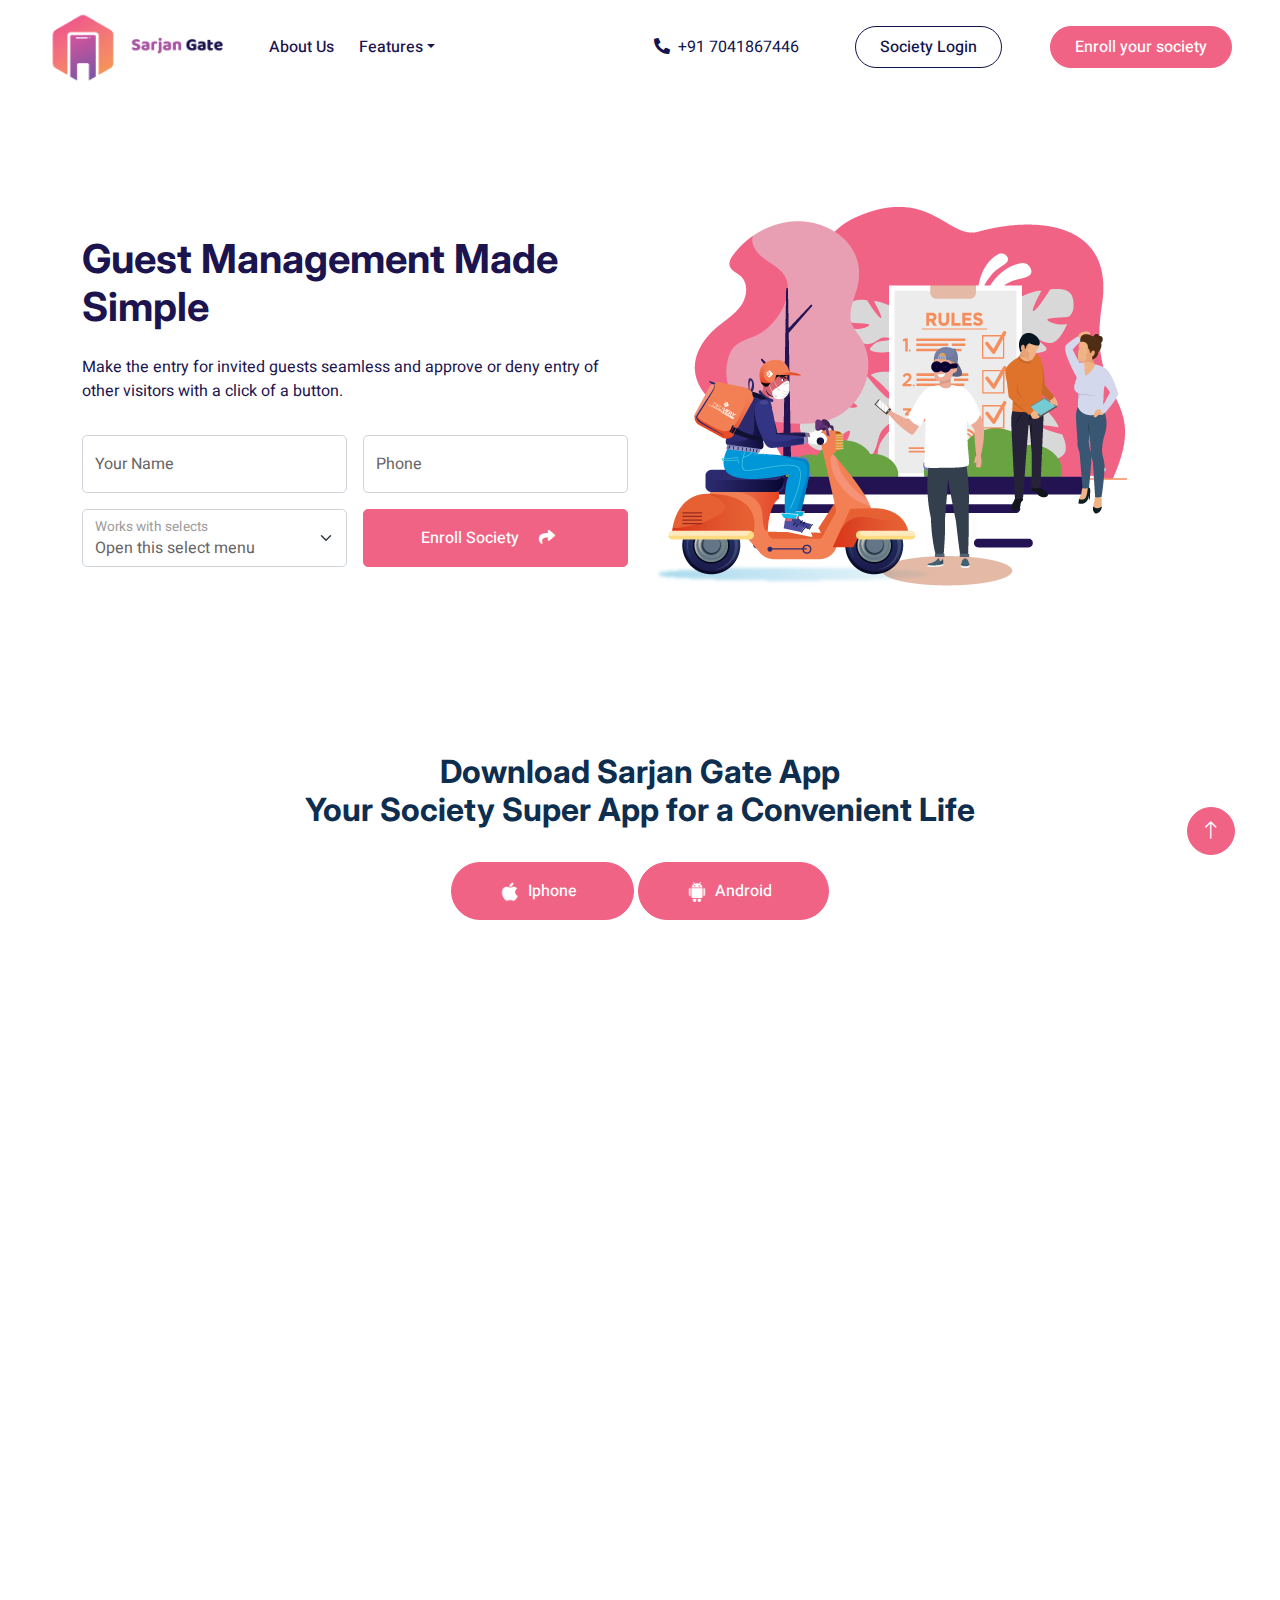
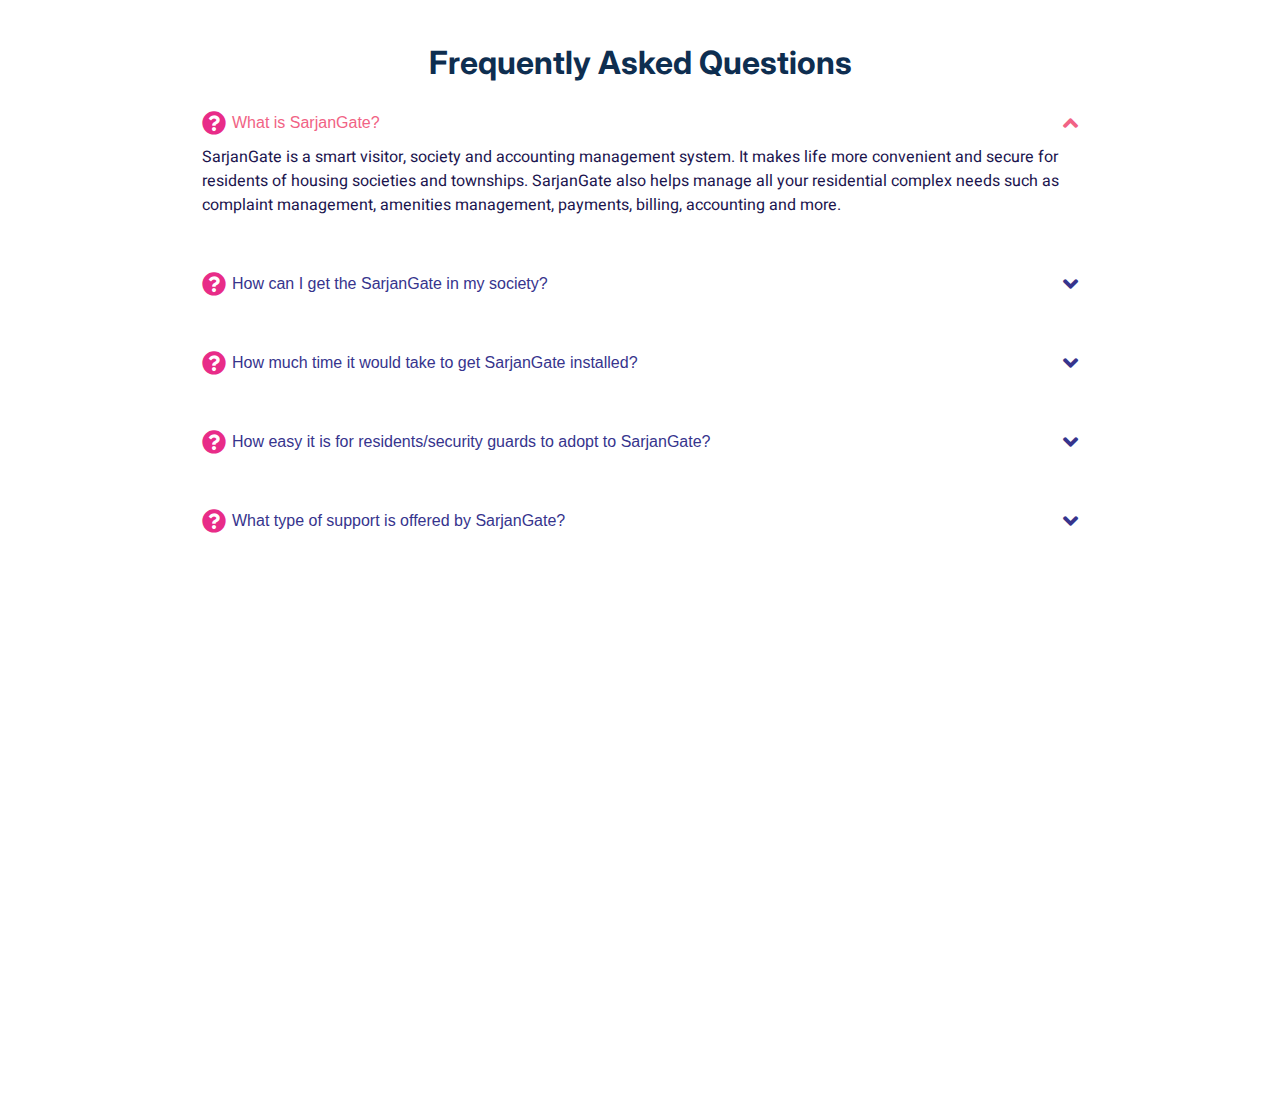
<file: guest.html>
<!DOCTYPE html>
<html lang="en">

<head>
    <meta charset="utf-8">
    <title>SarjanGate - Society Security Guard</title>
    <meta content="width=device-width, initial-scale=1.0" name="viewport">
    <meta content name="keywords">
    <meta content name="description">

    <!-- Favicon -->
    <link href="img/favicon.png" rel="icon">



    <!-- Google Web Fonts -->
    <link rel="preconnect" href="https://fonts.googleapis.com">
    <link rel="preconnect" href="https://fonts.gstatic.com" crossorigin>
    <link href="https://fonts.googleapis.com/css2?family=Heebo:wght@400;500;600&family=Inter:wght@700;800&display=swap"
        rel="stylesheet">

    <!-- Icon Font Stylesheet -->
    <link href="https://cdnjs.cloudflare.com/ajax/libs/font-awesome/5.10.0/css/all.min.css" rel="stylesheet">
    <link href="https://cdn.jsdelivr.net/npm/bootstrap-icons@1.4.1/font/bootstrap-icons.css" rel="stylesheet">

    <!-- Libraries Stylesheet -->
    <link href="lib/animate/animate.min.css" rel="stylesheet">
    <link href="lib/owlcarousel/assets/owl.carousel.min.css" rel="stylesheet">

    <!-- Customized Bootstrap Stylesheet -->
    <link href="css/bootstrap.min.css" rel="stylesheet">

    <!-- Template Stylesheet -->
    <link href="css/style.css" rel="stylesheet">
</head>

<body>
    <div class="container-xxl bg-white p-0">
        <!-- Spinner Start -->
        <div id="spinner"
            class="show bg-white position-fixed translate-middle w-100 vh-100 top-50 start-50 d-flex align-items-center justify-content-center">
            <div class="spinner-border text-primary" style="width: 3rem; height: 3rem;" role="status">
                <span class="sr-only">Loading...</span>
            </div>
        </div>
        <!-- Spinner End -->

        <!-- Navbar & Hero Start -->
        <div class="container-xxl position-relative p-0">
            <nav class="navbar navbar-expand-lg navbar-light px-4 px-lg-5 py-3 py-lg-0">
                <a href="index.html" class="navbar-brand p-0">
                    <img src="img/sarjanGate.png" width="100%" height="200px">
                    <!-- <img src="img/logo.png" alt="Logo"> -->
                </a>
                <button class="navbar-toggler" type="button" data-bs-toggle="collapse" data-bs-target="#navbarCollapse">
                    <span class="fa fa-bars"></span>
                </button>
                <div class="collapse navbar-collapse" id="navbarCollapse">
                    <div class="navbar-nav me-auto py-0">

                        <a href="about.html" class="nav-item nav-link">About Us</a>

                        <li class="nav-item dropdown">
                            <a class="nav-link dropdown-toggle" href="#" data-bs-toggle="dropdown" data-bs-auto-close="outside">Features</a>
                            <ul class="dropdown-menu shadow">
                              
                              <!-- <li class="dropstart">
                                <a href="#" class="dropdown-item dropdown-toggle" data-bs-toggle="dropdown">Submenu Left</a>
                                <ul class="dropdown-menu submenu-first shadow">
                                  <li><a class="dropdown-item" href=""> Third level 1</a></li>
                                  <li><a class="dropdown-item" href=""> Third level 2</a></li>
                                  <li><a class="dropdown-item" href=""> Third level 3</a></li>
                                  <li><a class="dropdown-item" href=""> Third level 4</a></li>
                                  <li><a class="dropdown-item" href=""> Third level 5</a></li>
                                </ul>
                              </li> -->
                              <li class="dropend">
                                <a href="index.html" class="dropdown-item dropdown" data-bs-toggle="dropdown" data-bs-auto-close="outside">Resident <i class="fas fa-caret-down mx-2"></i></a>
                                <ul class="dropdown-menu submenu-first shadow">
                                  <li><a class="dropdown-item" href="guest.html">Visitor Management System</a></li>
                                  <li><a class="dropdown-item" href="domestic-staff-management.html"> Domestic Staff Management</a></li>
                                  <li><a class="dropdown-item" href="communication-management.html"> Communication Management</a></li>
                                  <li><a class="dropdown-item" href="maintenance-and-utility-bill-payment.html"> Maintenance and Utility Bill Payment</a></li>
                                  <li><a class="dropdown-item" href="sos.html"> Safety</a></li>
                                  <li><a class="dropdown-item" href="ComplaintManagement.html"> Complaint Management</a></li>
                                </ul>
                              </li>
                              <!-- <li><hr class="dropdown-divider"></li> -->
                              <li class="dropend">
                                <a href="#" class="dropdown-item dropdown" data-bs-toggle="dropdown" data-bs-auto-close="outside">Management<i class="fas fa-caret-down mx-2"></i></a>
                                <ul class="dropdown-menu submenu-first shadow">
                                  <!-- <li><a class="dropdown-item" href="erp.html">Accounting and Billing Solution</a></li> -->
                                  <li><a class="dropdown-item" href="bill-maintain.html"> Maintenance and Utility Bill Payments</a></li>
                                  <li><a class="dropdown-item" href="flat-management.html"> Residents and Apartments Management</a></li>
                                  <!-- <li><a class="dropdown-item" href=""> Complaint Management</a></li> -->
                                  <li><a class="dropdown-item" href=""> Digitised Communication</a></li>
                                  <li><a class="dropdown-item" href=""> Manage Staff and Vendors</a></li>
                                  <li><a class="dropdown-item" href=""> Amenities Management</a></li>
                                  <li><a class="dropdown-item" href=""> Admin App</a></li>
                                  
                                </ul>
                              </li>
                              <li class="dropend">
                                <a href="#" class="dropdown-item dropdown" data-bs-toggle="dropdown" data-bs-auto-close="outside">Security Guard <i class="fas fa-caret-down mx-2"></i></a>
                                <ul class="dropdown-menu submenu-first shadow">
                                  <li><a class="dropdown-item" href="">Visitor Management</a></li>
                                  <li><a class="dropdown-item" href=""> Services and Staff Entries/Exits</a></li>
                                  <li><a class="dropdown-item" href=""> User-friendly and Intuitive Guard App</a></li>
                                 
                                </ul>
                              </li>
                              
                            </ul>
                          </li>

                    </div>
                    <a href="tel:7041867446" class="contact-info"
                        style="color: #11144e !important;border-color: #11144e;background-color: #fff;"><i
                            class="fas fa-phone-alt"></i><span class="mx-2">+91 7041867446</span></a>
                    <a href class="btn btn-light rounded-pill   py-2 px-4 ms-lg-5" data-bs-toggle="modal"
                        data-bs-target="#exampleModal"
                        style="color: #11144e !important;border-color: #11144e;background-color: #fff;">Society
                        Login
                    </a>
                    <a href class="btn btn-light rounded-pill text-primary py-2 px-4 ms-lg-5" data-bs-toggle="modal"
                        data-bs-target="#exampleModal1"
                        style="color: #fff !important;border-color: #f16385;background-color: #f16385;">
                        Enroll your society</a>
                </div>

            </nav>
            <div class="modal fade" id="exampleModal" tabindex="-1" aria-labelledby="exampleModalLabel"
                aria-hidden="true">
                <div class="container">
                    <div class="modal-dialog">
                        <div class="modal-content">
                            <div class="modal-header">

                                <button type="button" class="btn-close" data-bs-dismiss="modal"
                                    aria-label="Close"></button>

                            </div>

                            <div class="modal-body">
                                <img src="img/sarjanGate.png" class="text-center">
                                <h5 class="modal-title hero-title" id="exampleModalLabel"> Society Login</h5>
                                <p class=" hero-para pb-3">Log in to access your society dashboard
                                </p>

                                <div class="row g-2">
                                    <div class="col-md">
                                        <div class="form-floating ">
                                            <input type="email" class="form-control" id="floatingInputGrid"
                                                placeholder="name@example.com" value="" required>
                                            <label for="floatingInputGrid">Email address</label>
                                        </div>
                                    </div>
                                    <div class="col-md">
                                        <div class="form-floating">

                                            <input type="password" class="form-control" id="floatingInputGrid1"
                                                placeholder="password" value="" required>
                                            <label for="floatingInputGrid1">Password</label>
                                            <p class="mx-1 mt-1"><a href="#">Forgate Password?</a></p>
                                        </div>
                                    </div>

                                    <div class="row">
                                        <div class="col-lg-3"></div>
                                        <div class="col-lg-6 text-center">
                                            <a href class="btn btn-light rounded-pill text-primary"
                                                style="color: #fff !important;border-color: #f16385;background-color: #f16385;">
                                                Login <i class="fas fa-sign-in-alt mx-2"></i></a>
                                        </div>
                                        <div class="col-lg-3"></div>
                                    </div>

                                </div>

                            </div>
                            <!-- <div class="modal-footer">
                                <button type="button" class="btn btn-secondary" data-bs-dismiss="modal">Close</button>
                                <button type="button" class="btn btn-primary">Save changes</button>
                            </div> -->
                        </div>
                    </div>
                </div>

            </div>
            <div class="modal fade" id="exampleModal1" tabindex="-1" aria-labelledby="exampleModalLabel"
                aria-hidden="true">
                <div class="container">
                    <div class="modal-dialog">
                        <div class="modal-content">
                            <div class="modal-header">

                                <button type="button" class="btn-close" data-bs-dismiss="modal"
                                    aria-label="Close"></button>

                            </div>

                            <div class="modal-body">
                                <!-- <img src="img/sarjanGate.png" class="text-center"> -->
                                <h5 class="modal-title hero-title" id="exampleModalLabel">Experience The SarjanGate
                                    Difference!</h5>
                                <p class=" hero-para pb-3">Set up a demo for the entire community
                                </p>

                                <div class="row g-2">
                                    <div class="col-md">
                                        <div class="form-floating ">
                                            <input type="name" class="form-control" id="floatingInputGrid"
                                                placeholder="enter your name" value="" required>
                                            <label for="floatingInputGrid">Enter Name</label>
                                        </div>
                                    </div>
                                    <div class="col-md">
                                        <div class="form-floating ">
                                            <input type="email" class="form-control" id="floatingInputGrid"
                                                placeholder="name@example.com" value="" required>
                                            <label for="floatingInputGrid">Email address</label>
                                        </div>
                                    </div>




                                </div>
                                <div class="row g-2 mt-2">
                                    <div class="col-md">
                                        <div class="form-floating">

                                            <input type="number" class="form-control" id="floatingInputGrid1"
                                                placeholder="phone" value="" required>
                                            <label for="floatingInputGrid1">Phone number</label>

                                        </div>
                                    </div>
                                    <div class="col-md">
                                        <div class="form-floating">

                                            <input type="name" class="form-control" id="floatingInputGrid1"
                                                placeholder="name" value="" required>
                                            <label for="floatingInputGrid1">Society name</label>

                                        </div>
                                    </div>

                                    <!-- <div class="row">
                                        <div class="col-lg-3"></div>
                                        <div class="col-lg-6 text-center">
                                            <a href class="btn btn-light rounded-pill text-primary"
                                                style="color: #fff !important;border-color: #f16385;background-color: #f16385;">
                                                Login <i class="fas fa-sign-in-alt mx-2"></i></a>
                                        </div>
                                        <div class="col-lg-3"></div>
                                    </div> -->

                                </div>
                                <div class="row g-2 mt-2">
                                    <div class="col-md">
                                        <div class="form-floating">
                                            <select class="form-select" id="floatingSelect"
                                                aria-label="Floating label select example">
                                                <option value="1">Select Reason</option>
                                                <option value="2">Interested For Demo</option>
                                                <option value="3">Existing NoBrokerHood User</option>
                                               
                                            </select>
                                            <label for="floatingSelect">SarjanGate</label>
                                        </div>
                                    </div>
                                   

                                    <div class="row mt-2">
                                        <div class="col-lg-3"></div>
                                        <div class="col-lg-6 text-center">
                                            <a href class="btn btn-light rounded-pill text-primary"
                                                style="color: #fff !important;border-color: #f16385;background-color: #f16385;">
                                                Enroll Your Society <i class="fas fa-sign-in-alt mx-2"></i></a>
                                        </div>
                                        <div class="col-lg-3"></div>
                                    </div>

                                </div>

                            </div>
                            <!-- <div class="modal-footer">
                                <button type="button" class="btn btn-secondary" data-bs-dismiss="modal">Close</button>
                                <button type="button" class="btn btn-primary">Save changes</button>
                            </div> -->
                        </div>
                    </div>
                </div>

            </div>

            <div class="container-xxl bg-white hero-header">
                <div class="container">
                    <div class="row  align-items-center">
                        <div class="col-lg-6 text-center text-lg-start">
                            <h1 class="hero-title mb-4 animated zoomIn">Guest Management Made Simple</h1>
                            <p class=" hero-para pb-3 animated zoomIn">Make the entry for invited guests seamless and approve or deny entry of other visitors with a click of a button.</p>

                            <div class="row justify-content-center">
                                <div class="col-lg-12 wow fadeInUp" data-wow-delay="0.3s">

                                    <form>
                                        <div class="row g-3">
                                            <div class="col-md-6">
                                                <div class="form-floating">
                                                    <input type="text" class="form-control" id="name"
                                                        placeholder="Your Name">
                                                    <label for="name">Your Name</label>
                                                </div>
                                            </div>
                                            <div class="col-md-6">
                                                <div class="form-floating">
                                                    <input type="number" class="form-control" id="phone"
                                                        placeholder="Phone">
                                                    <label for="phone">Phone </label>
                                                </div>
                                            </div>
                                            <div class="col-6">
                                                <div class="form-floating">
                                                    <select class="form-select" id="floatingSelect"
                                                        aria-label="Floating label select example">
                                                        <option selected>Open this select menu</option>
                                                        <option value="1">One</option>
                                                        <option value="2">Two</option>
                                                        <option value="3">Three</option>
                                                    </select>
                                                    <label for="floatingSelect">Works with selects</label>
                                                </div>
                                            </div>

                                            <div class="col-6">
                                                <button class="btn btn-primary w-100 py-3" type="submit"
                                                    style="color: #fff !important;border-color: #f16385;background-color: #f16385;">Enroll
                                                    Society <i class="fas fa-share mx-3"></i></button>
                                            </div>
                                        </div>
                                    </form>
                                </div>
                            </div>

                        </div>
                        <div class="col-lg-6 text-center text-lg-start">
                            <img class="img-fluid animated zoomIn" src="img/new-hero2.png" alt>
                        </div>
                    </div>
                </div>
            </div>
        </div>
        <!-- Navbar & Hero End -->


        <!-- Download start -->
         <div class="container-xxl">
            <div class="container">
                <div class="row g-5 align-items-center text-center">

                    <div class="col-lg-12 wow fadeInUp" data-wow-delay="0.1s">

                        <h2 class="mb-4">Download Sarjan Gate App<br />
                            Your Society Super App for a Convenient Life</h2>


                        <a class="btn btn-primary rounded-pill py-3 px-5 mt-2"
                            style="color: #fff !important;border-color: #f16385;background-color: #f16385;" href>
                            <img src="img/apple.png" alt="iphone" width="20" class="src"><span
                                class="mx-2">Iphone</span></a>
                        <a class="btn btn-primary rounded-pill py-3 px-5 mt-2"
                            style="color: #fff !important;border-color: #f16385;background-color: #f16385;" href><img
                                src="img/android.png" width="20" alt="iphone" width="20" class="src"><span
                                class="mx-2">Android</span></a>
                    </div>
                </div>
            </div>
        </div> 
        <!-- Download End -->
        <!-- About Start -->
        <!-- <div class="container-xxl py-6">
            <div class="container">
                <div class="row g-5 align-items-center">
                    <div class="col-lg-6 wow zoomIn" data-wow-delay="0.1s">
                        <img class="img-fluid" src="img/about.png">
                    </div>
                    <div class="col-lg-6 wow fadeInUp" data-wow-delay="0.1s">
                        <div class="d-inline-block border rounded-pill text-primary px-4 mb-3">About
                            Us</div>
                        <h2 class="mb-4">Award Wining Consultancy Agency For
                            Your Business</h2>
                        <p class="mb-4">Tempor erat elitr rebum at clita.
                            Diam dolor diam ipsum et tempor sit. Aliqu diam
                            amet diam et eos labore. Clita erat ipsum et
                            lorem et sit, sed stet no labore lorem sit.
                            Sanctus clita duo justo et tempor eirmod</p>
                        <div class="row g-3 mb-4">
                            <div class="col-12 d-flex">
                                <div class="flex-shrink-0 btn-lg-square rounded-circle bg-primary">
                                    <i class="fa fa-user-tie text-white"></i>
                                </div>
                                <div class="ms-4">
                                    <h6>Business Planning</h6>
                                    <span>Tempor erat elitr rebum at clita.
                                        Diam dolor ipsum amet eos erat ipsum
                                        lorem et sit sed stet lorem sit
                                        clita duo</span>
                                </div>
                            </div>
                            <div class="col-12 d-flex">
                                <div class="flex-shrink-0 btn-lg-square rounded-circle bg-primary">
                                    <i class="fa fa-chart-line text-white"></i>
                                </div>
                                <div class="ms-4">
                                    <h6>Financial Analaysis</h6>
                                    <span>Tempor erat elitr rebum at clita.
                                        Diam dolor ipsum amet eos erat ipsum
                                        lorem et sit sed stet lorem sit
                                        clita duo</span>
                                </div>
                            </div>
                        </div>
                        <a class="btn btn-primary rounded-pill py-3 px-5 mt-2" href>Read More</a>
                    </div>
                </div>
            </div>
        </div> -->
        <!-- About End -->

        <!-- Newsletter Start -->
        <!-- <div class="container-xxl bg-primary my-6 wow fadeInUp" data-wow-delay="0.1s">
            <div class="container px-lg-5">
                <div class="row align-items-center" style="height: 250px;">
                    <div class="col-12 col-md-6">
                        <h3 class="text-white">Ready to get started</h3>
                        <small class="text-white">Diam elitr est dolore at
                            sanctus nonumy.</small>
                        <div class="position-relative w-100 mt-3">
                            <input class="form-control border-0 rounded-pill w-100 ps-4 pe-5" type="text"
                                placeholder="Enter Your Email" style="height: 48px;">
                            <button type="button" class="btn shadow-none position-absolute top-0 end-0 mt-1 me-2"><i
                                    class="fa fa-paper-plane text-primary fs-4"></i></button>
                        </div>
                    </div>
                    <div class="col-md-6 text-center mb-n5 d-none d-md-block">
                        <img class="img-fluid mt-5" style="max-height: 250px;" src="img/sub.png">
                    </div>
                </div>
            </div>
        </div> -->
        <!-- Newsletter End -->

        <!-- Service Start -->
        <div class="container-xxl py-6">
            <div class="container">
                <div class="mx-auto text-center wow fadeInUp" data-wow-delay="0.1s" style="max-width: 600px;">
                    <!-- <div class="d-inline-block border rounded-pill text-primary px-4 mb-3">Residents</div> -->
                    <h2 class="mb-5">Features of Visitor Management</h2>
                    <!-- <p class="hero-para mb-4">Improve the security standards of your gated community with our technologically
                        advanced and in-house engineered security and community management tool. We offer numerous
                        innovative features that are sure to simplify your everyday chores.</p> -->
                </div>
                <div class="row g-4">
                    <div class="col-lg-4 col-md-6 wow fadeInUp" data-wow-delay="0.1s">
                        <div class="service-item rounded h-100">
                            <div class="row">
                                <div class="col-lg-12 text-center">
                                    <div class="row">
                                        <div class="col-2">
                                        </div>
                                        <div class="col-8">
                                            <div class="d-flex justify-content-between text-center">
                                               
                                                <img src="img/guest1.png" alt="" class="src">
                                            </div>
                                        </div>
                                        <div class="col-2">
                                        </div>
                                    </div>

                                </div>
                            </div>

                            <div class="p-5 text-left">
                                <h5 class="mb-1">Invite Visitors with a Click</h5>
                                <span>Invite guests using the app to allow them instant entry at the gate, no more long waits.</span>

                            </div>


                        </div>
                    </div>
                    <div class="col-lg-4 col-md-6 wow fadeInUp" data-wow-delay="0.3s">
                        <div class="service-item rounded h-100">
                            <div class="row">
                                <div class="col-lg-12 text-center">
                                    <div class="row">
                                        <div class="col-2">
                                        </div>
                                        <div class="col-8">
                                            <div class="d-flex justify-content-between text-center">

                                                <img src="img/guest2.png" alt="" class="src">
                                            </div>
                                        </div>
                                        <div class="col-2">
                                        </div>
                                    </div>

                                </div>
                            </div>

                            <div class="p-5 text-left">
                                <h5 class="mb-1">Approve Guests with a Click</h5>
                                <span>Have a guest unexpectedly drop in? No problem, get an alert from the gate and allow or deny entry, directly from the app.</span>

                            </div>


                        </div>
                    </div>
                    <div class="col-lg-4 col-md-6 wow fadeInUp" data-wow-delay="0.6s">
                        <div class="service-item rounded h-100">
                            <div class="row">
                                <div class="col-lg-12 text-center">
                                    <div class="row">
                                        <div class="col-2">
                                        </div>
                                        <div class="col-8">
                                            <div class="d-flex justify-content-between text-center">

                                                <img src="img/guest3.png" alt="" class="src">
                                            </div>
                                        </div>
                                        <div class="col-2">
                                        </div>
                                    </div>

                                </div>
                            </div>

                            <div class="p-5 text-left">
                                <h5 class="mb-1">Access All Visitor Records</h5>
                                <span>Wondering when your delivery or visitor arrived? Check your visitor records to find out their entry/exit time and date.</span>

                            </div>


                        </div>
                    </div>
                    <!-- <div class="col-lg-4 col-md-6 wow fadeInUp" data-wow-delay="0.1s">
                        <div class="service-item rounded h-100">
                            <div class="row">
                                <div class="col-lg-12 text-center">
                                    <div class="row">
                                        <div class="col-2">
                                        </div>
                                        <div class="col-8">
                                            <div class="d-flex justify-content-between text-center">

                                                <img src="img/p4.png" alt="" class="src">
                                            </div>
                                        </div>
                                        <div class="col-2">
                                        </div>
                                    </div>

                                </div>
                            </div>

                            <div class="p-5 text-left">
                                <h5 class="mb-1">Maintenance and Utility Bill Payments</h5>
                                <span>Make and track payments all in one place. You can also check your next payment due
                                    date and view payment history.</span>

                            </div>


                        </div>
                    </div>
                    <div class="col-lg-4 col-md-6 wow fadeInUp" data-wow-delay="0.3s">
                        <div class="service-item rounded h-100">
                            <div class="row">
                                <div class="col-lg-12 text-center">
                                    <div class="row">
                                        <div class="col-2">
                                        </div>
                                        <div class="col-8">
                                            <div class="d-flex justify-content-between text-center">

                                                <img src="img/p5.png" alt="" class="src">
                                            </div>
                                        </div>
                                        <div class="col-2">
                                        </div>
                                    </div>

                                </div>
                            </div>

                            <div class="p-5 text-left">
                                <h5 class="mb-1">Safety Management</h5>
                                <span>Digital tracking of entry and exit times to keep your society safe and secure.
                                    Moreover, a special SOS button in the resident app alerts on-duty guards to come to
                                    your aid during an emergency.</span>

                            </div>


                        </div>
                    </div>
                    <div class="col-lg-4 col-md-6 wow fadeInUp" data-wow-delay="0.6s">
                        <div class="service-item rounded h-100">
                            <div class="row">
                                <div class="col-lg-12 text-center">
                                    <div class="row">
                                        <div class="col-2">
                                        </div>
                                        <div class="col-8">
                                            <div class="d-flex justify-content-between text-center">

                                                <img src="img/p6.png" alt="" class="src">
                                            </div>
                                        </div>
                                        <div class="col-2">
                                        </div>
                                    </div>

                                </div>
                            </div>

                            <div class="p-5 text-left">
                                <h5 class="mb-1">Complaint Management</h5>
                                <span>Get your complaints resolved lightning fast! All you need to do is raise a
                                    complaint here. The committee members will be notified instantly, and you can track
                                    your complaint status at any time.</span>

                            </div>


                        </div>
                    </div> -->
                </div>
            </div>
        </div>
        <!-- Service End -->                                                                                                                                                                                                                           

        <!-- Features Start -->
        <!-- <div class="container-xxl py-6">
            <div class="container">
                <div class="row g-5">
                    <div class="col-lg-5 wow fadeInUp" data-wow-delay="0.1s">
                        <div class="d-inline-block border rounded-pill text-primary px-4 mb-3">Management</div>
                        <h2 class="mb-4">Why People Choose Us? We Are
                            Trusted & Award Wining Agency</h2>
                        <p>Clita nonumy sanctus nonumy et clita tempor, et
                            sea amet ut et sadipscing rebum amet takimata
                            amet, sed accusam eos eos dolores dolore et. Et
                            ea ea dolor rebum invidunt clita eos. Sea
                            accusam stet stet ipsum, sit ipsum et ipsum
                            kasd</p>
                        <p>Et ea ea dolor rebum invidunt clita eos. Sea
                            accusam stet stet ipsum, sit ipsum et ipsum
                            kasd</p>
                        <a class="btn btn-primary rounded-pill py-3 px-5 mt-2" href>Read More</a>
                    </div>
                    <div class="col-lg-7">
                        <div class="row g-5">
                            <div class="col-sm-6 wow fadeIn" data-wow-delay="0.1s">
                                <div class="d-flex align-items-center mb-3">
                                    <div class="flex-shrink-0 btn-square bg-primary rounded-circle me-3">
                                        <i class="fa fa-cubes text-white"></i>
                                    </div>
                                    <h6 class="mb-0">Best In Industry</h6>
                                </div>
                                <span>Magna sea eos sit dolor, ipsum amet
                                    ipsum lorem diam eos diam dolor</span>
                            </div>
                            <div class="col-sm-6 wow fadeIn" data-wow-delay="0.2s">
                                <div class="d-flex align-items-center mb-3">
                                    <div class="flex-shrink-0 btn-square bg-primary rounded-circle me-3">
                                        <i class="fa fa-percent text-white"></i>
                                    </div>
                                    <h6 class="mb-0">99% Success Rate</h6>
                                </div>
                                <span>Magna sea eos sit dolor, ipsum amet
                                    ipsum lorem diam eos diam dolor</span>
                            </div>
                            <div class="col-sm-6 wow fadeIn" data-wow-delay="0.3s">
                                <div class="d-flex align-items-center mb-3">
                                    <div class="flex-shrink-0 btn-square bg-primary rounded-circle me-3">
                                        <i class="fa fa-award text-white"></i>
                                    </div>
                                    <h6 class="mb-0">Award Winning</h6>
                                </div>
                                <span>Magna sea eos sit dolor, ipsum amet
                                    ipsum lorem diam eos diam dolor</span>
                            </div>
                            <div class="col-sm-6 wow fadeIn" data-wow-delay="0.4s">
                                <div class="d-flex align-items-center mb-3">
                                    <div class="flex-shrink-0 btn-square bg-primary rounded-circle me-3">
                                        <i class="fa fa-smile-beam text-white"></i>
                                    </div>
                                    <h6 class="mb-0">100% Happy Client</h6>
                                </div>
                                <span>Magna sea eos sit dolor, ipsum amet
                                    ipsum lorem diam eos diam dolor</span>
                            </div>
                            <div class="col-sm-6 wow fadeIn" data-wow-delay="0.5s">
                                <div class="d-flex align-items-center mb-3">
                                    <div class="flex-shrink-0 btn-square bg-primary rounded-circle me-3">
                                        <i class="fa fa-user-tie text-white"></i>
                                    </div>
                                    <h6 class="mb-0">Professional
                                        Advisors</h6>
                                </div>
                                <span>Magna sea eos sit dolor, ipsum amet
                                    ipsum lorem diam eos diam dolor</span>
                            </div>
                            <div class="col-sm-6 wow fadeIn" data-wow-delay="0.6s">
                                <div class="d-flex align-items-center mb-3">
                                    <div class="flex-shrink-0 btn-square bg-primary rounded-circle me-3">
                                        <i class="fa fa-headset text-white"></i>
                                    </div>
                                    <h6 class="mb-0">24/7 Customer
                                        Support</h6>
                                </div>
                                <span>Magna sea eos sit dolor, ipsum amet
                                    ipsum lorem diam eos diam dolor</span>
                            </div>
                        </div>
                    </div>
                </div>
            </div>
        </div> -->
        <!-- Features End -->

        <!-- Client Start -->
        <!-- <div class="container-xxl bg-primary my-6 py-5 wow fadeInUp" data-wow-delay="0.1s">
            <div class="container">
                <div class="owl-carousel client-carousel">
                    <a href="#"><img class="img-fluid" src="img/logo-1.png" alt></a>
                    <a href="#"><img class="img-fluid" src="img/logo-2.png" alt></a>
                    <a href="#"><img class="img-fluid" src="img/logo-3.png" alt></a>
                    <a href="#"><img class="img-fluid" src="img/logo-4.png" alt></a>
                    <a href="#"><img class="img-fluid" src="img/logo-5.png" alt></a>
                    <a href="#"><img class="img-fluid" src="img/logo-6.png" alt></a>
                    <a href="#"><img class="img-fluid" src="img/logo-7.png" alt></a>
                    <a href="#"><img class="img-fluid" src="img/logo-8.png" alt></a>
                </div>
            </div>
        </div> -->
        <!-- Client End -->

        <!-- Testimonial Start -->
        <!-- <div class="container-xxl py-6">
            <div class="container">
                <div class="mx-auto text-center wow fadeInUp" data-wow-delay="0.1s" style="max-width: 600px;">
                    <div class="d-inline-block border rounded-pill text-primary px-4 mb-3">Testimonial</div>
                    <h2 class="mb-5">Why Choose Sarjan Gate?</h2>
                </div>
                <div class="owl-carousel testimonial-carousel wow fadeInUp" data-wow-delay="0.1s">
                    <div class="row">
                        <div class="col-lg-12">
                            <div class="testimonial-item rounded p-4">
                                <div class="row">
                                    <div class="col-lg-6">
                                        <div class="d-flex align-items-center">
                                            <img class="img-fluid flex-shrink-0 rounded-circle" src="img/t1.png">
            
                                        </div>
                                    </div>
                                    <div class="col-lg-6">
                                        <div class="ps-3">
                                            <h6 class="mb-1">Client Name</h6>
                                            <small>Profession</small>
                                        </div>
                                        <p>Dolor et eos labore, stet justo sed est sed. Diam
                                            sed sed dolor stet amet eirmod eos labore
                                            diam</p>
                                    </div>
                                    
                                </div>
                                
                            </div>
                           
                        </div>
                    </div>
                    
                   
                    
                </div>
            </div>
        </div> -->
        <!-- Testimonial End -->

        <section id="faq" class="faq  container-xxl">
            <div class="container">
                <div style="text-align:center;">
                    <h2>Frequently Asked Questions</h2>
                </div>

                <div class="faq-list">
                    <ul>
                        <li>
                            <i class="fa fa-question-circle icon-help" aria-hidden="true"></i> <a
                                data-bs-toggle="collapse" class="collapse" data-bs-target="#faq-list-1">What is
                                SarjanGate?<i class="fa fa-sm fa-angle-down icon-show" aria-hidden="true"></i><i
                                    class="fa fa-sm fa-angle-up icon-close"></i></a>
                            <div id="faq-list-1" class="collapse show" data-bs-parent=".faq-list">
                                <p class="hero-para">
                                    SarjanGate is a smart visitor, society and accounting management system. It makes
                                    life more convenient and secure for residents of housing societies and townships.
                                    SarjanGate also helps manage all your residential complex needs such as complaint
                                    management, amenities management, payments, billing, accounting and more.
                                </p>
                            </div>
                        </li>

                        <li>
                            <i class="fa fa-question-circle icon-help" aria-hidden="true"></i> <a
                                data-bs-toggle="collapse" data-bs-target="#faq-list-2" class="collapsed">How can I get
                                the SarjanGate in my society?<i class="fa fa-sm fa-angle-down icon-show"
                                    aria-hidden="true"></i><i class="fa fa-sm fa-angle-up icon-close"></i></a>
                            <div id="faq-list-2" class="collapse" data-bs-parent=".faq-list">
                                <p class="hero-para">
                                    To use SarjanGate in your society, your society management committee needs to sign
                                    up with us. Connect with us on +91 7041867446 or email us on hello@SarjanGate.com
                                    for demo and to sign up.
                                </p>
                            </div>
                        </li>

                        <li>
                            <i class="fa fa-question-circle icon-help" aria-hidden="true"></i> <a
                                data-bs-toggle="collapse" data-bs-target="#faq-list-3" class="collapsed">How much time
                                it would take to get SarjanGate installed?<i class="fa fa-sm fa-angle-down icon-show"
                                    aria-hidden="true"></i><i class="fa fa-sm fa-angle-up icon-close"></i></a>
                            <div id="faq-list-3" class="collapse" data-bs-parent=".faq-list">
                                <p class="hero-para">
                                    The entire SarjanGate module can be deployed within 2 days of formally signing up.
                                    We will create the backend database of security guards and service staff. Residents
                                    can simply download and use the app after the society is onboarded.
                                </p>
                            </div>
                        </li>

                        <li>
                            <i class="fa fa-question-circle icon-help" aria-hidden="true"></i> <a
                                data-bs-toggle="collapse" data-bs-target="#faq-list-4" class="collapsed">How easy it is
                                for residents/security guards to adopt to SarjanGate?<i
                                    class="fa fa-sm fa-angle-down icon-show" aria-hidden="true"></i><i
                                    class="fa fa-sm fa-angle-up icon-close"></i></a>
                            <div id="faq-list-4" class="collapse" data-bs-parent=".faq-list">
                                <p class="hero-para">
                                    The resident app, as well as the Guard app is very intuitive and has very simple
                                    navigation. The guard app is also available in multiple languages making it really
                                    easy to use.
                                </p>
                            </div>
                        </li>

                        <li>
                            <i class="fa fa-question-circle icon-help" aria-hidden="true"></i> <a
                                data-bs-toggle="collapse" data-bs-target="#faq-list-5" class="collapsed">What type of
                                support is offered by SarjanGate?<i class="fa fa-sm fa-angle-down icon-show"
                                    aria-hidden="true"></i><i class="fa fa-sm fa-angle-up icon-close"></i></a>
                            <div id="faq-list-5" class="collapse" data-bs-parent=".faq-list">
                                <p class="hero-para">
                                    With SarjanGate you get exceptional support. Support includes onboarding of the
                                    entire society, training of the security team and staff members, to addressing
                                    resident queries at any time. Every society is assigned a direct operational person
                                    to cater to and address any issues or queries.
                                </p>
                            </div>
                        </li>



                    </ul>
                </div>

            </div>
        </section>

        <!-- Team Start -->
        <!-- <div class="container-xxl py-6">
            <div class="container">
                <div class="mx-auto text-center wow fadeInUp" data-wow-delay="0.1s" style="max-width: 600px;">
                    <div class="d-inline-block border rounded-pill text-primary px-4 mb-3">Our
                        Team</div>
                    <h2 class="mb-5">Meet Our Team Members</h2>
                </div>
                <div class="row g-4">
                    <div class="col-lg-3 col-md-6 wow fadeInUp" data-wow-delay="0.1s">
                        <div class="team-item">
                            <h5>Full Name</h5>
                            <p class="mb-4">Designation</p>
                            <img class="img-fluid rounded-circle w-100 mb-4" src="img/team-1.jpg" alt>
                            <div class="d-flex justify-content-center">
                                <a class="btn btn-square text-primary bg-white m-1" href><i
                                        class="fab fa-facebook-f"></i></a>
                                <a class="btn btn-square text-primary bg-white m-1" href><i
                                        class="fab fa-twitter"></i></a>
                                <a class="btn btn-square text-primary bg-white m-1" href><i
                                        class="fab fa-linkedin-in"></i></a>
                            </div>
                        </div>
                    </div>
                    <div class="col-lg-3 col-md-6 wow fadeInUp" data-wow-delay="0.3s">
                        <div class="team-item">
                            <h5>Full Name</h5>
                            <p class="mb-4">Designation</p>
                            <img class="img-fluid rounded-circle w-100 mb-4" src="img/team-2.jpg" alt>
                            <div class="d-flex justify-content-center">
                                <a class="btn btn-square text-primary bg-white m-1" href><i
                                        class="fab fa-facebook-f"></i></a>
                                <a class="btn btn-square text-primary bg-white m-1" href><i
                                        class="fab fa-twitter"></i></a>
                                <a class="btn btn-square text-primary bg-white m-1" href><i
                                        class="fab fa-linkedin-in"></i></a>
                            </div>
                        </div>
                    </div>
                    <div class="col-lg-3 col-md-6 wow fadeInUp" data-wow-delay="0.5s">
                        <div class="team-item">
                            <h5>Full Name</h5>
                            <p class="mb-4">Designation</p>
                            <img class="img-fluid rounded-circle w-100 mb-4" src="img/team-3.jpg" alt>
                            <div class="d-flex justify-content-center">
                                <a class="btn btn-square text-primary bg-white m-1" href><i
                                        class="fab fa-facebook-f"></i></a>
                                <a class="btn btn-square text-primary bg-white m-1" href><i
                                        class="fab fa-twitter"></i></a>
                                <a class="btn btn-square text-primary bg-white m-1" href><i
                                        class="fab fa-linkedin-in"></i></a>
                            </div>
                        </div>
                    </div>
                    <div class="col-lg-3 col-md-6 wow fadeInUp" data-wow-delay="0.7s">
                        <div class="team-item">
                            <h5>Full Name</h5>
                            <p class="mb-4">Designation</p>
                            <img class="img-fluid rounded-circle w-100 mb-4" src="img/team-4.jpg" alt>
                            <div class="d-flex justify-content-center">
                                <a class="btn btn-square text-primary bg-white m-1" href><i
                                        class="fab fa-facebook-f"></i></a>
                                <a class="btn btn-square text-primary bg-white m-1" href><i
                                        class="fab fa-twitter"></i></a>
                                <a class="btn btn-square text-primary bg-white m-1" href><i
                                        class="fab fa-linkedin-in"></i></a>
                            </div>
                        </div>
                    </div>
                </div>
            </div>
        </div> -->
        <!-- Team End -->




        <!-- Footer Start -->
        <div class="container-fluid bg-dark text-light footer pt-5 wow fadeIn" data-wow-delay="0.1s"
            style="margin-top: 6rem;">
            <div class="container py-5">
                <div class="row g-5">
                    <div class="col-md-6 col-lg-3">
                        <h5 class="text-white mb-4">SarjanGate</h5>
                        <p><i class="fa fa-map-marker-alt me-3"></i>Ahemdabad</p>
                        <p ><i class="fa fa-phone-alt me-3"></i><a href="tel:7041867446" class="text-white">7041867446</a></p>
                        <p><i class="fa fa-envelope me-3"></i>info@example.com</p>
                        <div class="d-flex pt-2">
                            <a class="btn btn-outline-light btn-social" href><i class="fab fa-twitter"></i></a>
                            <a class="btn btn-outline-light btn-social" href><i class="fab fa-facebook-f"></i></a>
                            <a class="btn btn-outline-light btn-social" href><i class="fab fa-youtube"></i></a>
                            <a class="btn btn-outline-light btn-social" href><i class="fab fa-instagram"></i></a>
                            <a class="btn btn-outline-light btn-social" href><i class="fab fa-linkedin-in"></i></a>
                        </div>
                    </div>
                    <div class="col-md-6 col-lg-3">
                        <h5 class="text-white mb-4">Quick Link</h5>
                        <a class="btn btn-link" href>About Us</a>
                        <a class="btn btn-link" href>Contact Us</a>
                        <a class="btn btn-link" href>Privacy Policy</a>
                        <a class="btn btn-link" href>Terms & Condition</a>
                        <a class="btn btn-link" href>Career</a>
                    </div>
                    <div class="col-md-6 col-lg-3">
                        <h5 class="text-white mb-4">Popular Link</h5>
                        <a class="btn btn-link" href>About Us</a>
                        <a class="btn btn-link" href>Contact Us</a>
                        <a class="btn btn-link" href>Privacy Policy</a>
                        <a class="btn btn-link" href>Terms & Condition</a>
                        <a class="btn btn-link" href>Career</a>
                    </div>
                    <div class="col-md-6 col-lg-3">
                        <h5 class="text-white mb-4">Newsletter</h5>
                        <p>Lorem ipsum dolor sit amet elit. Phasellus nec
                            pretium mi. Curabitur facilisis ornare velit non
                            vulpu</p>
                        <div class="position-relative w-100 mt-3">
                            <input class="form-control border-0 rounded-pill w-100 ps-4 pe-5" type="text"
                                placeholder="Your Email" style="height: 48px;">
                            <button type="button" class="btn shadow-none position-absolute top-0 end-0 mt-1 me-2"><i
                                    class="fa fa-paper-plane text-primary fs-4"></i></button>
                        </div>
                    </div>
                </div>
            </div>
            <div class="container">
                <div class="copyright">
                    <div class="row">
                        <div class="col-md-6 text-center text-md-start mb-3 mb-md-0">
                            &copy; <a class="border-bottom" href="#">SarjanGate</a>, All Right Reserved.

                            <!--/*** This template is free as long as you keep the footer author’s credit link/attribution link/backlink. If you'd like to use the template without the footer author’s credit link/attribution link/backlink, you can purchase the Credit Removal License from "https://htmlcodex.com/credit-removal". Thank you for your support. ***/-->
                            Designed By <a class="border-bottom" href="#">Hackberry Softech</a>
                            <br>Distributed By: <a class="border-bottom" href="#" target="_blank">Sarjan Homes</a>
                        </div>
                        <div class="col-md-6 text-center text-md-end">
                            <div class="footer-menu">
                                <a href>Home</a>
                                <a href>Cookies</a>
                                <a href>Help</a>
                                <a href>FQAs</a>
                            </div>
                        </div>
                    </div>
                </div>
            </div>
        </div>
        <!-- Footer End -->

        <!-- Back to Top -->
        <a href="#" class="btn btn-lg btn-primary btn-lg-square back-to-top"
            style="color: #fff !important;border-color: #f16385;background-color: #f16385;"><i
                class="bi bi-arrow-up"></i></a>
    </div>

    <!-- JavaScript Libraries -->
    <script src="https://code.jquery.com/jquery-3.4.1.min.js"></script>
    <script src="https://cdn.jsdelivr.net/npm/bootstrap@5.0.0/dist/js/bootstrap.bundle.min.js"></script>
    <script src="lib/wow/wow.min.js"></script>
    <script src="lib/easing/easing.min.js"></script>
    <script src="lib/waypoints/waypoints.min.js"></script>
    <script src="lib/owlcarousel/owl.carousel.min.js"></script>









    <!-- Template Javascript -->
    <script src="js/main.js"></script>
</body>

</html>
</file>
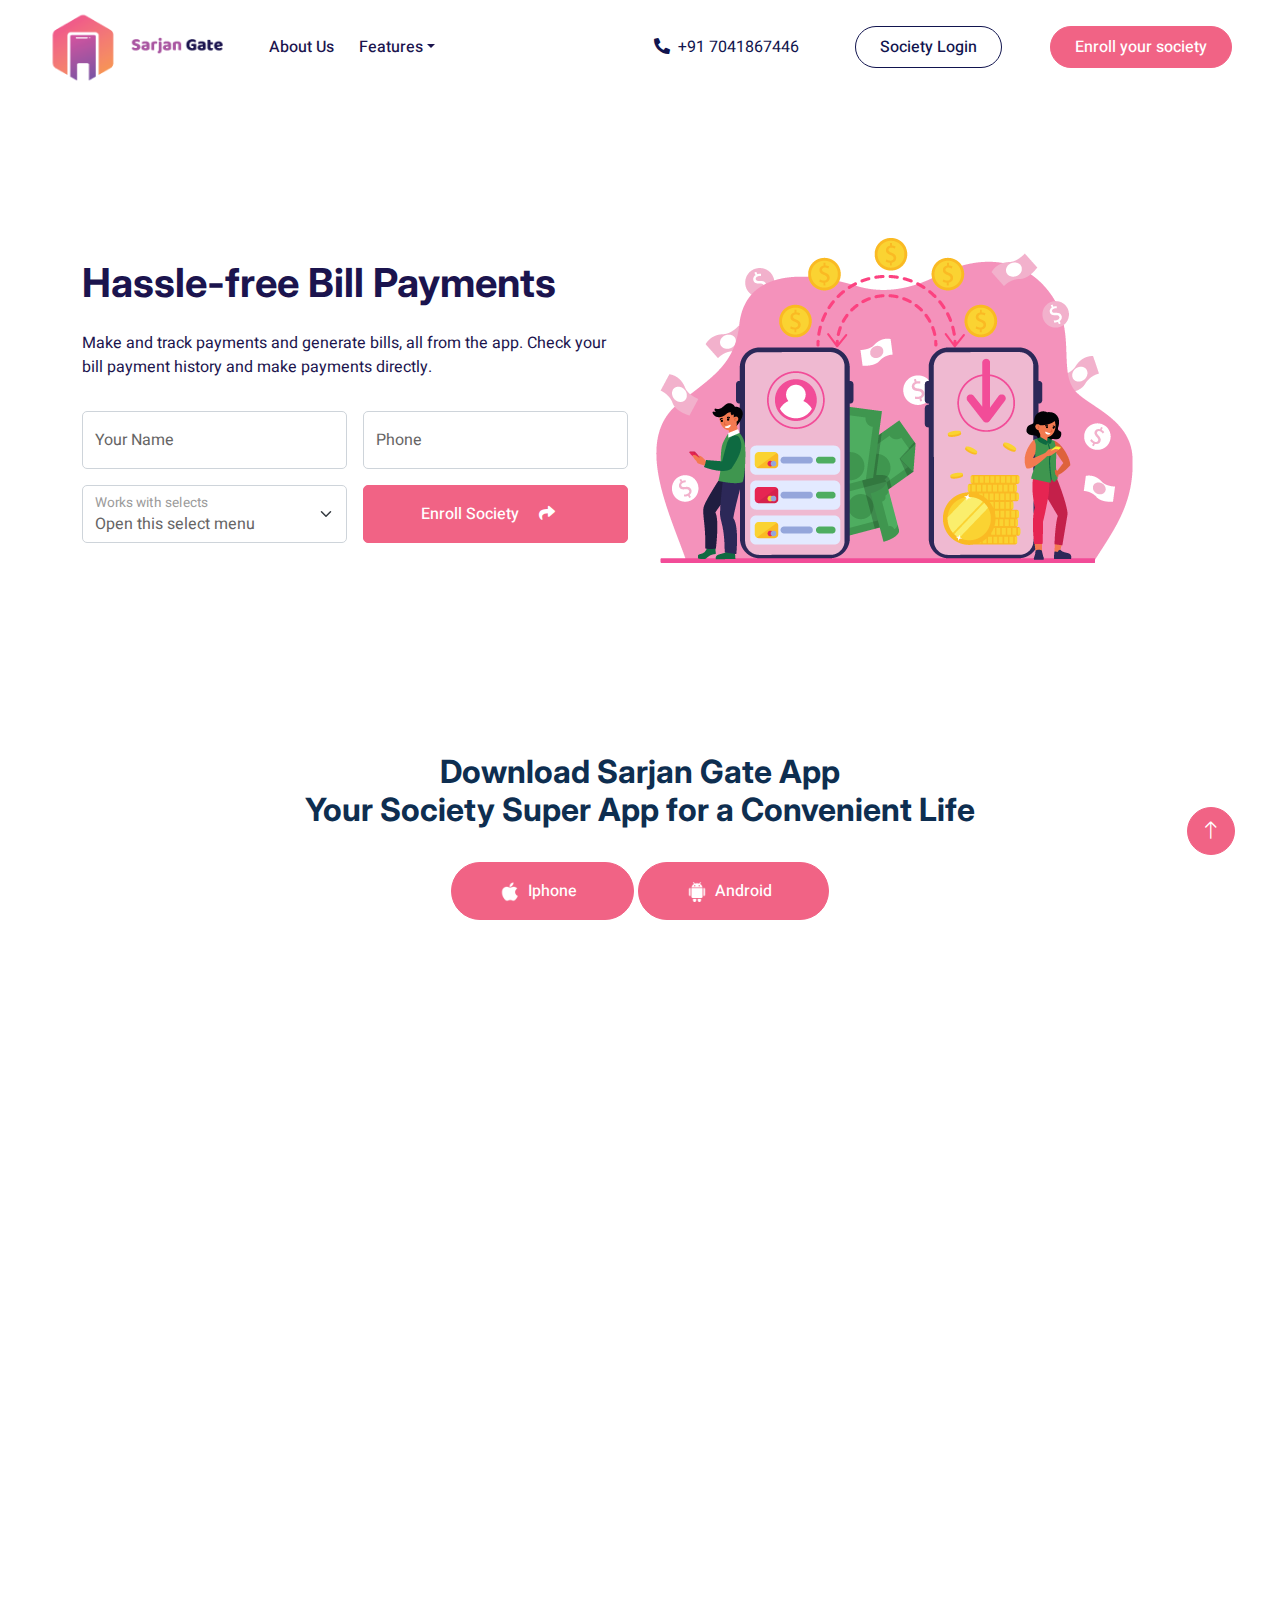
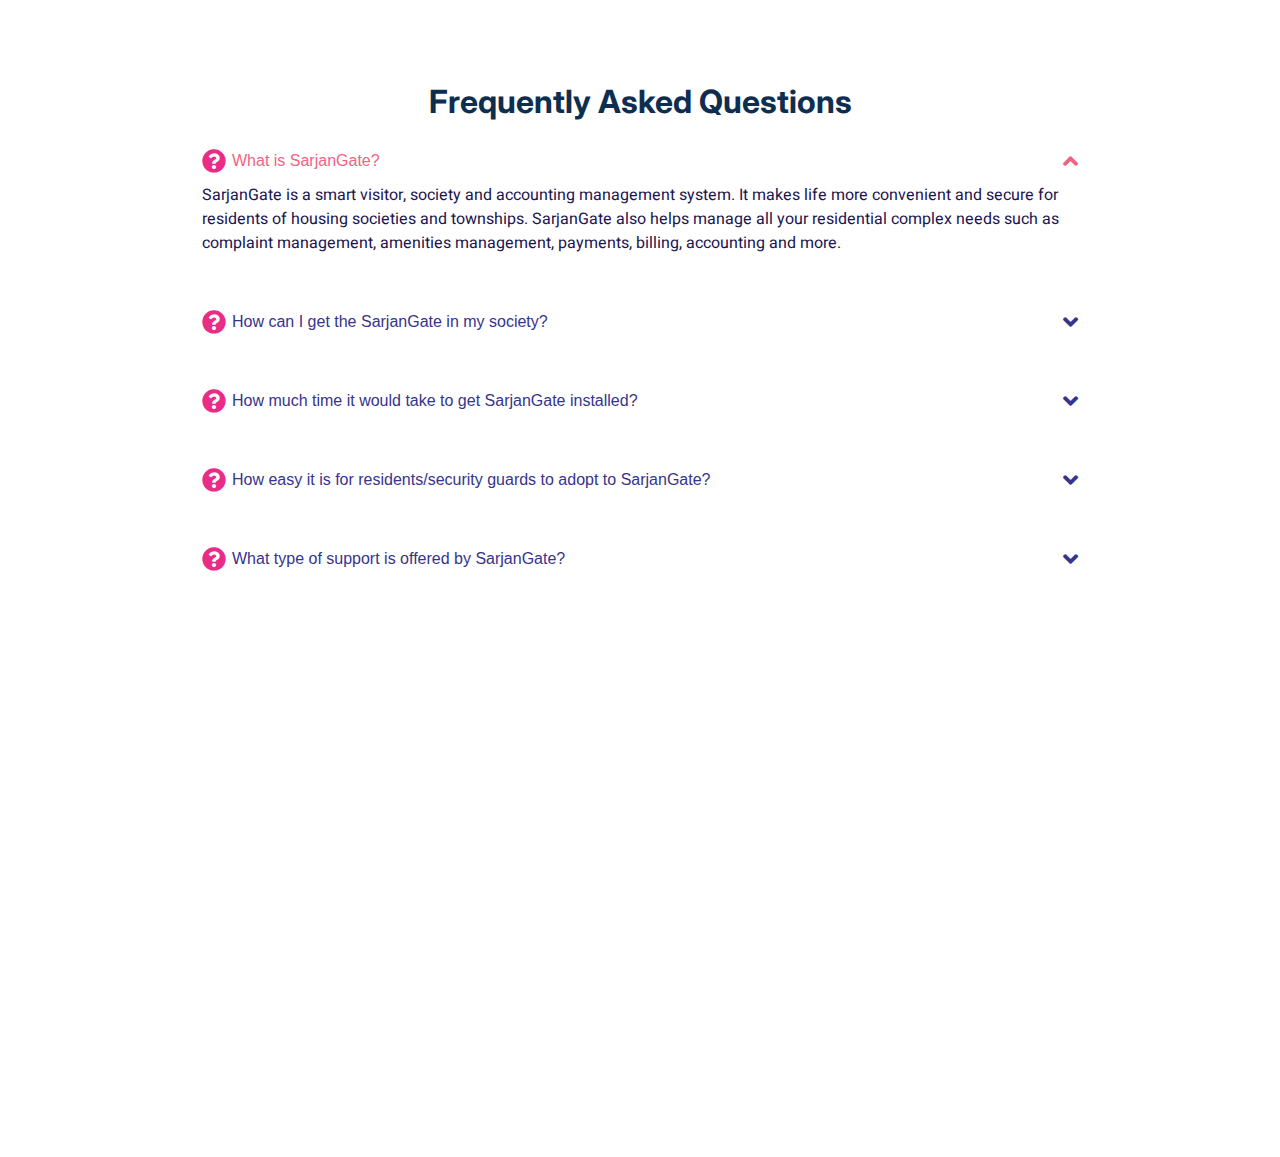
<file: maintenance-and-utility-bill-payment.html>
<!DOCTYPE html>
<html lang="en">

<head>
    <meta charset="utf-8">
    <title>SarjanGate - Society Security Guard</title>
    <meta content="width=device-width, initial-scale=1.0" name="viewport">
    <meta content name="keywords">
    <meta content name="description">

    <!-- Favicon -->
    <link href="img/favicon.png" rel="icon">



    <!-- Google Web Fonts -->
    <link rel="preconnect" href="https://fonts.googleapis.com">
    <link rel="preconnect" href="https://fonts.gstatic.com" crossorigin>
    <link href="https://fonts.googleapis.com/css2?family=Heebo:wght@400;500;600&family=Inter:wght@700;800&display=swap"
        rel="stylesheet">

    <!-- Icon Font Stylesheet -->
    <link href="https://cdnjs.cloudflare.com/ajax/libs/font-awesome/5.10.0/css/all.min.css" rel="stylesheet">
    <link href="https://cdn.jsdelivr.net/npm/bootstrap-icons@1.4.1/font/bootstrap-icons.css" rel="stylesheet">

    <!-- Libraries Stylesheet -->
    <link href="lib/animate/animate.min.css" rel="stylesheet">
    <link href="lib/owlcarousel/assets/owl.carousel.min.css" rel="stylesheet">

    <!-- Customized Bootstrap Stylesheet -->
    <link href="css/bootstrap.min.css" rel="stylesheet">

    <!-- Template Stylesheet -->
    <link href="css/style.css" rel="stylesheet">
</head>

<body>
    <div class="container-xxl bg-white p-0">
        <!-- Spinner Start -->
        <div id="spinner"
            class="show bg-white position-fixed translate-middle w-100 vh-100 top-50 start-50 d-flex align-items-center justify-content-center">
            <div class="spinner-border text-primary" style="width: 3rem; height: 3rem;" role="status">
                <span class="sr-only">Loading...</span>
            </div>
        </div>
        <!-- Spinner End -->

        <!-- Navbar & Hero Start -->
        <div class="container-xxl position-relative p-0">
            <nav class="navbar navbar-expand-lg navbar-light px-4 px-lg-5 py-3 py-lg-0">
                <a href="index.html" class="navbar-brand p-0">
                    <img src="img/sarjanGate.png" width="100%" height="200px">
                    <!-- <img src="img/logo.png" alt="Logo"> -->
                </a>
                <button class="navbar-toggler" type="button" data-bs-toggle="collapse" data-bs-target="#navbarCollapse">
                    <span class="fa fa-bars"></span>
                </button>
                <div class="collapse navbar-collapse" id="navbarCollapse">
                    <div class="navbar-nav me-auto py-0">

                        <a href="about.html" class="nav-item nav-link">About Us</a>

                        <!-- <div class="nav-item dropdown">
                            <a href="#" class="nav-link dropdown-toggle" data-bs-toggle="dropdown">Features</a>
                            <div class="dropdown-menu m-0">
                                <li><a href="#" class="dropdown-item dropdown-toggle" data-bs-toggle="dropdown">Resident</a>
                                    <ul class="dropdown-menu" data-bs-toggle="dropdown">
                                        <li>home</li>
                                    </ul>
                                  
                                    
                                </li>
                                <a href="#" class="dropdown-item">Management</a>
                                <a href="#" class="dropdown-item">Security Guard</a>
                                
                            </div>
                        </div> -->
                        <li class="nav-item dropdown active">
                            <a class="nav-link dropdown-toggle" href="#" data-bs-toggle="dropdown" data-bs-auto-close="outside">Features</a>
                            <ul class="dropdown-menu shadow">
                              
                              <!-- <li class="dropstart">
                                <a href="#" class="dropdown-item dropdown-toggle" data-bs-toggle="dropdown">Submenu Left</a>
                                <ul class="dropdown-menu submenu-first shadow">
                                  <li><a class="dropdown-item" href=""> Third level 1</a></li>
                                  <li><a class="dropdown-item" href=""> Third level 2</a></li>
                                  <li><a class="dropdown-item" href=""> Third level 3</a></li>
                                  <li><a class="dropdown-item" href=""> Third level 4</a></li>
                                  <li><a class="dropdown-item" href=""> Third level 5</a></li>
                                </ul>
                              </li> -->
                              <li class="dropend">
                                <a href="index.html" class="dropdown-item dropdown" data-bs-toggle="dropdown" data-bs-auto-close="outside">Resident <i class="fas fa-caret-down mx-2"></i></a>
                                <ul class="dropdown-menu submenu-first shadow">
                                  <li><a class="dropdown-item" href="guest.html">Visitor Management System</a></li>
                                  <li><a class="dropdown-item" href="domestic-staff-management.html"> Domestic Staff Management</a></li>
                                  <li><a class="dropdown-item" href="communication-management.html"> Communication Management</a></li>
                                  <li><a class="dropdown-item" href="maintenance-and-utility-bill-payment.html"> Maintenance and Utility Bill Payment</a></li>
                                  <li><a class="dropdown-item" href="sos.html"> Safety</a></li>
                                  <li><a class="dropdown-item" href="ComplaintManagement.html"> Complaint Management</a></li>
                                </ul>
                              </li>
                              <!-- <li><hr class="dropdown-divider"></li> -->
                              <li class="dropend">
                                <a href="#" class="dropdown-item dropdown" data-bs-toggle="dropdown" data-bs-auto-close="outside">Management<i class="fas fa-caret-down mx-2"></i></a>
                                <ul class="dropdown-menu submenu-first shadow">
                                  <!-- <li><a class="dropdown-item" href="erp.html">Accounting and Billing Solution</a></li> -->
                                  <li><a class="dropdown-item" href="bill-maintain.html"> Maintenance and Utility Bill Payments</a></li>
                                  <li><a class="dropdown-item" href="flat-management.html"> Residents and Apartments Management</a></li>
                                  <!-- <li><a class="dropdown-item" href=""> Complaint Management</a></li> -->
                                  <li><a class="dropdown-item" href=""> Digitised Communication</a></li>
                                  <li><a class="dropdown-item" href=""> Manage Staff and Vendors</a></li>
                                  <li><a class="dropdown-item" href=""> Amenities Management</a></li>
                                  <li><a class="dropdown-item" href=""> Admin App</a></li>
                                  
                                </ul>
                              </li>
                              <li class="dropend">
                                <a href="#" class="dropdown-item dropdown" data-bs-toggle="dropdown" data-bs-auto-close="outside">Security Guard <i class="fas fa-caret-down mx-2"></i></a>
                                <ul class="dropdown-menu submenu-first shadow">
                                  <li><a class="dropdown-item" href="">Visitor Management</a></li>
                                  <li><a class="dropdown-item" href=""> Services and Staff Entries/Exits</a></li>
                                  <li><a class="dropdown-item" href=""> User-friendly and Intuitive Guard App</a></li>
                                 
                                </ul>
                              </li>
                              
                            </ul>
                          </li>

                    </div>
                    <a href="tel:7041867446" class="contact-info"
                        style="color: #11144e !important;border-color: #11144e;background-color: #fff;"><i
                            class="fas fa-phone-alt"></i><span class="mx-2">+91 7041867446</span></a>
                    <a href class="btn btn-light rounded-pill   py-2 px-4 ms-lg-5" data-bs-toggle="modal"
                        data-bs-target="#exampleModal"
                        style="color: #11144e !important;border-color: #11144e;background-color: #fff;">Society
                        Login
                    </a>
                    <a href class="btn btn-light rounded-pill text-primary py-2 px-4 ms-lg-5" data-bs-toggle="modal"
                        data-bs-target="#exampleModal1"
                        style="color: #fff !important;border-color: #f16385;background-color: #f16385;">
                        Enroll your society</a>
                </div>

            </nav>
            <div class="modal fade" id="exampleModal" tabindex="-1" aria-labelledby="exampleModalLabel"
                aria-hidden="true">
                <div class="container">
                    <div class="modal-dialog">
                        <div class="modal-content">
                            <div class="modal-header">

                                <button type="button" class="btn-close" data-bs-dismiss="modal"
                                    aria-label="Close"></button>

                            </div>

                            <div class="modal-body">
                                <img src="img/sarjanGate.png" class="text-center">
                                <h5 class="modal-title hero-title" id="exampleModalLabel"> Society Login</h5>
                                <p class=" hero-para pb-3">Log in to access your society dashboard
                                </p>

                                <div class="row g-2">
                                    <div class="col-md">
                                        <div class="form-floating ">
                                            <input type="email" class="form-control" id="floatingInputGrid"
                                                placeholder="name@example.com" value="" required>
                                            <label for="floatingInputGrid">Email address</label>
                                        </div>
                                    </div>
                                    <div class="col-md">
                                        <div class="form-floating">

                                            <input type="password" class="form-control" id="floatingInputGrid1"
                                                placeholder="password" value="" required>
                                            <label for="floatingInputGrid1">Password</label>
                                            <p class="mx-1 mt-1"><a href="#">Forgate Password?</a></p>
                                        </div>
                                    </div>

                                    <div class="row">
                                        <div class="col-lg-3"></div>
                                        <div class="col-lg-6 text-center">
                                            <a href class="btn btn-light rounded-pill text-primary"
                                                style="color: #fff !important;border-color: #f16385;background-color: #f16385;">
                                                Login <i class="fas fa-sign-in-alt mx-2"></i></a>
                                        </div>
                                        <div class="col-lg-3"></div>
                                    </div>

                                </div>

                            </div>
                            <!-- <div class="modal-footer">
                                <button type="button" class="btn btn-secondary" data-bs-dismiss="modal">Close</button>
                                <button type="button" class="btn btn-primary">Save changes</button>
                            </div> -->
                        </div>
                    </div>
                </div>

            </div>
            <div class="modal fade" id="exampleModal1" tabindex="-1" aria-labelledby="exampleModalLabel"
                aria-hidden="true">
                <div class="container">
                    <div class="modal-dialog">
                        <div class="modal-content">
                            <div class="modal-header">

                                <button type="button" class="btn-close" data-bs-dismiss="modal"
                                    aria-label="Close"></button>

                            </div>

                            <div class="modal-body">
                                <!-- <img src="img/sarjanGate.png" class="text-center"> -->
                                <h5 class="modal-title hero-title" id="exampleModalLabel">Experience The SarjanGate
                                    Difference!</h5>
                                <p class=" hero-para pb-3">Set up a demo for the entire community
                                </p>

                                <div class="row g-2">
                                    <div class="col-md">
                                        <div class="form-floating ">
                                            <input type="name" class="form-control" id="floatingInputGrid"
                                                placeholder="enter your name" value="" required>
                                            <label for="floatingInputGrid">Enter Name</label>
                                        </div>
                                    </div>
                                    <div class="col-md">
                                        <div class="form-floating ">
                                            <input type="email" class="form-control" id="floatingInputGrid"
                                                placeholder="name@example.com" value="" required>
                                            <label for="floatingInputGrid">Email address</label>
                                        </div>
                                    </div>




                                </div>
                                <div class="row g-2 mt-2">
                                    <div class="col-md">
                                        <div class="form-floating">

                                            <input type="number" class="form-control" id="floatingInputGrid1"
                                                placeholder="phone" value="" required>
                                            <label for="floatingInputGrid1">Phone number</label>

                                        </div>
                                    </div>
                                    <div class="col-md">
                                        <div class="form-floating">

                                            <input type="name" class="form-control" id="floatingInputGrid1"
                                                placeholder="name" value="" required>
                                            <label for="floatingInputGrid1">Society name</label>

                                        </div>
                                    </div>

                                    <!-- <div class="row">
                                        <div class="col-lg-3"></div>
                                        <div class="col-lg-6 text-center">
                                            <a href class="btn btn-light rounded-pill text-primary"
                                                style="color: #fff !important;border-color: #f16385;background-color: #f16385;">
                                                Login <i class="fas fa-sign-in-alt mx-2"></i></a>
                                        </div>
                                        <div class="col-lg-3"></div>
                                    </div> -->

                                </div>
                                <div class="row g-2 mt-2">
                                    <div class="col-md">
                                        <div class="form-floating">
                                            <select class="form-select" id="floatingSelect"
                                                aria-label="Floating label select example">
                                                <option value="1">Select Reason</option>
                                                <option value="2">Interested For Demo</option>
                                                <option value="3">Existing NoBrokerHood User</option>
                                               
                                            </select>
                                            <label for="floatingSelect">SarjanGate</label>
                                        </div>
                                    </div>
                                   

                                    <div class="row mt-2">
                                        <div class="col-lg-3"></div>
                                        <div class="col-lg-6 text-center">
                                            <a href class="btn btn-light rounded-pill text-primary"
                                                style="color: #fff !important;border-color: #f16385;background-color: #f16385;">
                                                Enroll Your Society <i class="fas fa-sign-in-alt mx-2"></i></a>
                                        </div>
                                        <div class="col-lg-3"></div>
                                    </div>

                                </div>

                            </div>
                            <!-- <div class="modal-footer">
                                <button type="button" class="btn btn-secondary" data-bs-dismiss="modal">Close</button>
                                <button type="button" class="btn btn-primary">Save changes</button>
                            </div> -->
                        </div>
                    </div>
                </div>

            </div>

            <div class="container-xxl bg-white hero-header">
                <div class="container">
                    <div class="row  align-items-center">
                        <div class="col-lg-6 text-center text-lg-start">
                            <h1 class="hero-title mb-4 animated zoomIn">Hassle-free Bill Payments</h1>
                            <p class=" hero-para pb-3 animated zoomIn">Make and track payments and generate bills, all from the app. Check your bill payment history and make payments directly.</p>

                            <div class="row justify-content-center">
                                <div class="col-lg-12 wow fadeInUp" data-wow-delay="0.3s">

                                    <form>
                                        <div class="row g-3">
                                            <div class="col-md-6">
                                                <div class="form-floating">
                                                    <input type="text" class="form-control" id="name"
                                                        placeholder="Your Name">
                                                    <label for="name">Your Name</label>
                                                </div>
                                            </div>
                                            <div class="col-md-6">
                                                <div class="form-floating">
                                                    <input type="number" class="form-control" id="phone"
                                                        placeholder="Phone">
                                                    <label for="phone">Phone </label>
                                                </div>
                                            </div>
                                            <div class="col-6">
                                                <div class="form-floating">
                                                    <select class="form-select" id="floatingSelect"
                                                        aria-label="Floating label select example">
                                                        <option selected>Open this select menu</option>
                                                        <option value="1">One</option>
                                                        <option value="2">Two</option>
                                                        <option value="3">Three</option>
                                                    </select>
                                                    <label for="floatingSelect">Works with selects</label>
                                                </div>
                                            </div>

                                            <div class="col-6">
                                                <button class="btn btn-primary w-100 py-3" type="submit"
                                                    style="color: #fff !important;border-color: #f16385;background-color: #f16385;">Enroll
                                                    Society <i class="fas fa-share mx-3"></i></button>
                                            </div>
                                        </div>
                                    </form>
                                </div>
                            </div>

                        </div>
                        <div class="col-lg-6 text-center text-lg-start">
                            <img class="img-fluid animated zoomIn" src="img/maintenance-1.png " alt>
                        </div>
                    </div>
                </div>
            </div>
        </div>
        <!-- Navbar & Hero End -->


        <!-- Download start -->
        <div class="container-xxl">
            <div class="container">
                <div class="row g-5 align-items-center text-center">

                    <div class="col-lg-12 wow fadeInUp" data-wow-delay="0.1s">

                        <h2 class="mb-4">Download Sarjan Gate App<br />
                            Your Society Super App for a Convenient Life</h2>


                        <a class="btn btn-primary rounded-pill py-3 px-5 mt-2"
                            style="color: #fff !important;border-color: #f16385;background-color: #f16385;" href>
                            <img src="img/apple.png" alt="iphone" width="20" class="src"><span
                                class="mx-2">Iphone</span></a>
                        <a class="btn btn-primary rounded-pill py-3 px-5 mt-2"
                            style="color: #fff !important;border-color: #f16385;background-color: #f16385;" href><img
                                src="img/android.png" width="20" alt="iphone" width="20" class="src"><span
                                class="mx-2">Android</span></a>
                    </div>
                </div>
            </div>
        </div>
        <!-- Download End -->
        <!-- About Start -->
        <!-- <div class="container-xxl py-6">
            <div class="container">
                <div class="row g-5 align-items-center">
                    <div class="col-lg-6 wow zoomIn" data-wow-delay="0.1s">
                        <img class="img-fluid" src="img/about.png">
                    </div>
                    <div class="col-lg-6 wow fadeInUp" data-wow-delay="0.1s">
                        <div class="d-inline-block border rounded-pill text-primary px-4 mb-3">About
                            Us</div>
                        <h2 class="mb-4">Award Wining Consultancy Agency For
                            Your Business</h2>
                        <p class="mb-4">Tempor erat elitr rebum at clita.
                            Diam dolor diam ipsum et tempor sit. Aliqu diam
                            amet diam et eos labore. Clita erat ipsum et
                            lorem et sit, sed stet no labore lorem sit.
                            Sanctus clita duo justo et tempor eirmod</p>
                        <div class="row g-3 mb-4">
                            <div class="col-12 d-flex">
                                <div class="flex-shrink-0 btn-lg-square rounded-circle bg-primary">
                                    <i class="fa fa-user-tie text-white"></i>
                                </div>
                                <div class="ms-4">
                                    <h6>Business Planning</h6>
                                    <span>Tempor erat elitr rebum at clita.
                                        Diam dolor ipsum amet eos erat ipsum
                                        lorem et sit sed stet lorem sit
                                        clita duo</span>
                                </div>
                            </div>
                            <div class="col-12 d-flex">
                                <div class="flex-shrink-0 btn-lg-square rounded-circle bg-primary">
                                    <i class="fa fa-chart-line text-white"></i>
                                </div>
                                <div class="ms-4">
                                    <h6>Financial Analaysis</h6>
                                    <span>Tempor erat elitr rebum at clita.
                                        Diam dolor ipsum amet eos erat ipsum
                                        lorem et sit sed stet lorem sit
                                        clita duo</span>
                                </div>
                            </div>
                        </div>
                        <a class="btn btn-primary rounded-pill py-3 px-5 mt-2" href>Read More</a>
                    </div>
                </div>
            </div>
        </div> -->
        <!-- About End -->

       

        <!-- Service Start -->
        <div class="container-xxl py-6">
            <div class="container">
                <div class="mx-auto text-center wow fadeInUp" data-wow-delay="0.1s" style="max-width: 600px;">
                    <!-- <div class="d-inline-block border rounded-pill text-primary px-4 mb-3">Residents</div> -->
                    <h2 class="mb-5">Features of Maintenance and Utility Bill Payment</h2>
                    <!-- <p class="hero-para mb-4">Improve the security standards of your gated community with our technologically
                        advanced and in-house engineered security and community management tool. We offer numerous
                        innovative features that are sure to simplify your everyday chores.</p> -->
                </div>
                <div class="row g-4">
                    <div class="col-lg-4 col-md-6 wow fadeInUp" data-wow-delay="0.1s">
                        <div class="service-item rounded h-100">
                            <div class="row">
                                <div class="col-lg-12 text-center">
                                    <div class="row">
                                        <div class="col-2">
                                        </div>
                                        <div class="col-8">
                                            <div class="d-flex justify-content-between text-center">
                                               
                                                <img src="img/main-1.png" class="src">
                                            </div>
                                        </div>
                                        <div class="col-2">
                                        </div>
                                    </div>

                                </div>
                            </div>

                            <div class="p-5 text-left">
                                <h5 class="mb-1">Maintenance Management</h5>
                                <span>Collecting maintenance fee can be a hassle! Make your task easy by uploading it on the app and send payment reminder to all.</span>

                            </div>


                        </div>
                    </div>
                    <div class="col-lg-4 col-md-6 wow fadeInUp" data-wow-delay="0.3s">
                        <div class="service-item rounded h-100">
                            <div class="row">
                                <div class="col-lg-12 text-center">
                                    <div class="row">
                                        <div class="col-2">
                                        </div>
                                        <div class="col-8">
                                            <div class="d-flex justify-content-between text-center">

                                                <img src="img/main-2.png " class="src">
                                            </div>
                                        </div>
                                        <div class="col-2">
                                        </div>
                                    </div>

                                </div>
                            </div>

                            <div class="p-5 text-left">
                                <h5 class="mb-1">Maintenance and Utility Bill Payments</h5>
                                <span>Convenient online payment options for all society bills. Now, you will never miss paying society bills on time.</span>

                            </div>


                        </div>
                    </div>
                    <div class="col-lg-4 col-md-6 wow fadeInUp" data-wow-delay="0.6s">
                        <div class="service-item rounded h-100">
                            <div class="row">
                                <div class="col-lg-12 text-center">
                                    <div class="row">
                                        <div class="col-2">
                                        </div>
                                        <div class="col-8">
                                            <div class="d-flex justify-content-between text-center">

                                                <img src="img/main-3.png " class="src">
                                            </div>
                                        </div>
                                        <div class="col-2">
                                        </div>
                                    </div>

                                </div>
                            </div>

                            <div class="p-5 text-left">
                                <h5 class="mb-1">Easy Tracking of All Payments</h5>
                                <span>Common electricity, water, maintenance and other miscellaneous bills, you can track them all at one place.</span>

                            </div>


                        </div>
                    </div>
                    <!-- <div class="col-lg-4 col-md-6 wow fadeInUp" data-wow-delay="0.1s">
                        <div class="service-item rounded h-100">
                            <div class="row">
                                <div class="col-lg-12 text-center">
                                    <div class="row">
                                        <div class="col-2">
                                        </div>
                                        <div class="col-8">
                                            <div class="d-flex justify-content-between text-center">

                                                <img src="img/p4.png" alt="" class="src">
                                            </div>
                                        </div>
                                        <div class="col-2">
                                        </div>
                                    </div>

                                </div>
                            </div>

                            <div class="p-5 text-left">
                                <h5 class="mb-1">Maintenance and Utility Bill Payments</h5>
                                <span>Make and track payments all in one place. You can also check your next payment due
                                    date and view payment history.</span>

                            </div>


                        </div>
                    </div>
                    <div class="col-lg-4 col-md-6 wow fadeInUp" data-wow-delay="0.3s">
                        <div class="service-item rounded h-100">
                            <div class="row">
                                <div class="col-lg-12 text-center">
                                    <div class="row">
                                        <div class="col-2">
                                        </div>
                                        <div class="col-8">
                                            <div class="d-flex justify-content-between text-center">

                                                <img src="img/p5.png" alt="" class="src">
                                            </div>
                                        </div>
                                        <div class="col-2">
                                        </div>
                                    </div>

                                </div>
                            </div>

                            <div class="p-5 text-left">
                                <h5 class="mb-1">Safety Management</h5>
                                <span>Digital tracking of entry and exit times to keep your society safe and secure.
                                    Moreover, a special SOS button in the resident app alerts on-duty guards to come to
                                    your aid during an emergency.</span>

                            </div>


                        </div>
                    </div>
                    <div class="col-lg-4 col-md-6 wow fadeInUp" data-wow-delay="0.6s">
                        <div class="service-item rounded h-100">
                            <div class="row">
                                <div class="col-lg-12 text-center">
                                    <div class="row">
                                        <div class="col-2">
                                        </div>
                                        <div class="col-8">
                                            <div class="d-flex justify-content-between text-center">

                                                <img src="img/p6.png" alt="" class="src">
                                            </div>
                                        </div>
                                        <div class="col-2">
                                        </div>
                                    </div>

                                </div>
                            </div>

                            <div class="p-5 text-left">
                                <h5 class="mb-1">Complaint Management</h5>
                                <span>Get your complaints resolved lightning fast! All you need to do is raise a
                                    complaint here. The committee members will be notified instantly, and you can track
                                    your complaint status at any time.</span>

                            </div>


                        </div>
                    </div> -->
                </div>
            </div>
        </div>
        <!-- Service End -->    
        <!-- Features Start -->
        <!-- <div class="container-xxl py-6">
            <div class="container">
                <div class="row g-5">
                    <div class="col-lg-5 wow fadeInUp" data-wow-delay="0.1s">
                        <div class="d-inline-block border rounded-pill text-primary px-4 mb-3">Management</div>
                        <h2 class="mb-4">Why People Choose Us? We Are
                            Trusted & Award Wining Agency</h2>
                        <p>Clita nonumy sanctus nonumy et clita tempor, et
                            sea amet ut et sadipscing rebum amet takimata
                            amet, sed accusam eos eos dolores dolore et. Et
                            ea ea dolor rebum invidunt clita eos. Sea
                            accusam stet stet ipsum, sit ipsum et ipsum
                            kasd</p>
                        <p>Et ea ea dolor rebum invidunt clita eos. Sea
                            accusam stet stet ipsum, sit ipsum et ipsum
                            kasd</p>
                        <a class="btn btn-primary rounded-pill py-3 px-5 mt-2" href>Read More</a>
                    </div>
                    <div class="col-lg-7">
                        <div class="row g-5">
                            <div class="col-sm-6 wow fadeIn" data-wow-delay="0.1s">
                                <div class="d-flex align-items-center mb-3">
                                    <div class="flex-shrink-0 btn-square bg-primary rounded-circle me-3">
                                        <i class="fa fa-cubes text-white"></i>
                                    </div>
                                    <h6 class="mb-0">Best In Industry</h6>
                                </div>
                                <span>Magna sea eos sit dolor, ipsum amet
                                    ipsum lorem diam eos diam dolor</span>
                            </div>
                            <div class="col-sm-6 wow fadeIn" data-wow-delay="0.2s">
                                <div class="d-flex align-items-center mb-3">
                                    <div class="flex-shrink-0 btn-square bg-primary rounded-circle me-3">
                                        <i class="fa fa-percent text-white"></i>
                                    </div>
                                    <h6 class="mb-0">99% Success Rate</h6>
                                </div>
                                <span>Magna sea eos sit dolor, ipsum amet
                                    ipsum lorem diam eos diam dolor</span>
                            </div>
                            <div class="col-sm-6 wow fadeIn" data-wow-delay="0.3s">
                                <div class="d-flex align-items-center mb-3">
                                    <div class="flex-shrink-0 btn-square bg-primary rounded-circle me-3">
                                        <i class="fa fa-award text-white"></i>
                                    </div>
                                    <h6 class="mb-0">Award Winning</h6>
                                </div>
                                <span>Magna sea eos sit dolor, ipsum amet
                                    ipsum lorem diam eos diam dolor</span>
                            </div>
                            <div class="col-sm-6 wow fadeIn" data-wow-delay="0.4s">
                                <div class="d-flex align-items-center mb-3">
                                    <div class="flex-shrink-0 btn-square bg-primary rounded-circle me-3">
                                        <i class="fa fa-smile-beam text-white"></i>
                                    </div>
                                    <h6 class="mb-0">100% Happy Client</h6>
                                </div>
                                <span>Magna sea eos sit dolor, ipsum amet
                                    ipsum lorem diam eos diam dolor</span>
                            </div>
                            <div class="col-sm-6 wow fadeIn" data-wow-delay="0.5s">
                                <div class="d-flex align-items-center mb-3">
                                    <div class="flex-shrink-0 btn-square bg-primary rounded-circle me-3">
                                        <i class="fa fa-user-tie text-white"></i>
                                    </div>
                                    <h6 class="mb-0">Professional
                                        Advisors</h6>
                                </div>
                                <span>Magna sea eos sit dolor, ipsum amet
                                    ipsum lorem diam eos diam dolor</span>
                            </div>
                            <div class="col-sm-6 wow fadeIn" data-wow-delay="0.6s">
                                <div class="d-flex align-items-center mb-3">
                                    <div class="flex-shrink-0 btn-square bg-primary rounded-circle me-3">
                                        <i class="fa fa-headset text-white"></i>
                                    </div>
                                    <h6 class="mb-0">24/7 Customer
                                        Support</h6>
                                </div>
                                <span>Magna sea eos sit dolor, ipsum amet
                                    ipsum lorem diam eos diam dolor</span>
                            </div>
                        </div>
                    </div>
                </div>
            </div>
        </div> -->
        <!-- Features End -->

        <!-- Client Start -->
        <!-- <div class="container-xxl bg-primary my-6 py-5 wow fadeInUp" data-wow-delay="0.1s">
            <div class="container">
                <div class="owl-carousel client-carousel">
                    <a href="#"><img class="img-fluid" src="img/logo-1.png" alt></a>
                    <a href="#"><img class="img-fluid" src="img/logo-2.png" alt></a>
                    <a href="#"><img class="img-fluid" src="img/logo-3.png" alt></a>
                    <a href="#"><img class="img-fluid" src="img/logo-4.png" alt></a>
                    <a href="#"><img class="img-fluid" src="img/logo-5.png" alt></a>
                    <a href="#"><img class="img-fluid" src="img/logo-6.png" alt></a>
                    <a href="#"><img class="img-fluid" src="img/logo-7.png" alt></a>
                    <a href="#"><img class="img-fluid" src="img/logo-8.png" alt></a>
                </div>
            </div>
        </div> -->
        <!-- Client End -->

        <!-- Testimonial Start -->
        <!-- <div class="container-xxl py-6">
            <div class="container">
                <div class="mx-auto text-center wow fadeInUp" data-wow-delay="0.1s" style="max-width: 600px;">
                    <div class="d-inline-block border rounded-pill text-primary px-4 mb-3">Testimonial</div>
                    <h2 class="mb-5">Why Choose Sarjan Gate?</h2>
                </div>
                <div class="owl-carousel testimonial-carousel wow fadeInUp" data-wow-delay="0.1s">
                    <div class="row">
                        <div class="col-lg-12">
                            <div class="testimonial-item rounded p-4">
                                <div class="row">
                                    <div class="col-lg-6">
                                        <div class="d-flex align-items-center">
                                            <img class="img-fluid flex-shrink-0 rounded-circle" src="img/t1.png">
            
                                        </div>
                                    </div>
                                    <div class="col-lg-6">
                                        <div class="ps-3">
                                            <h6 class="mb-1">Client Name</h6>
                                            <small>Profession</small>
                                        </div>
                                        <p>Dolor et eos labore, stet justo sed est sed. Diam
                                            sed sed dolor stet amet eirmod eos labore
                                            diam</p>
                                    </div>
                                    
                                </div>
                                
                            </div>
                           
                        </div>
                    </div>
                    
                   
                    
                </div>
            </div>
        </div> -->
        <!-- Testimonial End -->

        <section id="faq" class="faq container-xxl">
            <div class="container">
                <div style="text-align:center;">
                    <h2>Frequently Asked Questions</h2>
                </div>

                <div class="faq-list">
                    <ul>
                        <li>
                            <i class="fa fa-question-circle icon-help" aria-hidden="true"></i> <a
                                data-bs-toggle="collapse" class="collapse" data-bs-target="#faq-list-1">What is
                                SarjanGate?<i class="fa fa-sm fa-angle-down icon-show" aria-hidden="true"></i><i
                                    class="fa fa-sm fa-angle-up icon-close"></i></a>
                            <div id="faq-list-1" class="collapse show" data-bs-parent=".faq-list">
                                <p class="hero-para">
                                    SarjanGate is a smart visitor, society and accounting management system. It makes
                                    life more convenient and secure for residents of housing societies and townships.
                                    SarjanGate also helps manage all your residential complex needs such as complaint
                                    management, amenities management, payments, billing, accounting and more.
                                </p>
                            </div>
                        </li>

                        <li>
                            <i class="fa fa-question-circle icon-help" aria-hidden="true"></i> <a
                                data-bs-toggle="collapse" data-bs-target="#faq-list-2" class="collapsed">How can I get
                                the SarjanGate in my society?<i class="fa fa-sm fa-angle-down icon-show"
                                    aria-hidden="true"></i><i class="fa fa-sm fa-angle-up icon-close"></i></a>
                            <div id="faq-list-2" class="collapse" data-bs-parent=".faq-list">
                                <p class="hero-para">
                                    To use SarjanGate in your society, your society management committee needs to sign
                                    up with us. Connect with us on +91 7041867446 or email us on hello@SarjanGate.com
                                    for demo and to sign up.
                                </p>
                            </div>
                        </li>

                        <li>
                            <i class="fa fa-question-circle icon-help" aria-hidden="true"></i> <a
                                data-bs-toggle="collapse" data-bs-target="#faq-list-3" class="collapsed">How much time
                                it would take to get SarjanGate installed?<i class="fa fa-sm fa-angle-down icon-show"
                                    aria-hidden="true"></i><i class="fa fa-sm fa-angle-up icon-close"></i></a>
                            <div id="faq-list-3" class="collapse" data-bs-parent=".faq-list">
                                <p class="hero-para">
                                    The entire SarjanGate module can be deployed within 2 days of formally signing up.
                                    We will create the backend database of security guards and service staff. Residents
                                    can simply download and use the app after the society is onboarded.
                                </p>
                            </div>
                        </li>

                        <li>
                            <i class="fa fa-question-circle icon-help" aria-hidden="true"></i> <a
                                data-bs-toggle="collapse" data-bs-target="#faq-list-4" class="collapsed">How easy it is
                                for residents/security guards to adopt to SarjanGate?<i
                                    class="fa fa-sm fa-angle-down icon-show" aria-hidden="true"></i><i
                                    class="fa fa-sm fa-angle-up icon-close"></i></a>
                            <div id="faq-list-4" class="collapse" data-bs-parent=".faq-list">
                                <p class="hero-para">
                                    The resident app, as well as the Guard app is very intuitive and has very simple
                                    navigation. The guard app is also available in multiple languages making it really
                                    easy to use.
                                </p>
                            </div>
                        </li>

                        <li>
                            <i class="fa fa-question-circle icon-help" aria-hidden="true"></i> <a
                                data-bs-toggle="collapse" data-bs-target="#faq-list-5" class="collapsed">What type of
                                support is offered by SarjanGate?<i class="fa fa-sm fa-angle-down icon-show"
                                    aria-hidden="true"></i><i class="fa fa-sm fa-angle-up icon-close"></i></a>
                            <div id="faq-list-5" class="collapse" data-bs-parent=".faq-list">
                                <p class="hero-para">
                                    With SarjanGate you get exceptional support. Support includes onboarding of the
                                    entire society, training of the security team and staff members, to addressing
                                    resident queries at any time. Every society is assigned a direct operational person
                                    to cater to and address any issues or queries.
                                </p>
                            </div>
                        </li>



                    </ul>
                </div>

            </div>
        </section>

        <!-- Team Start -->
        <!-- <div class="container-xxl py-6">
            <div class="container">
                <div class="mx-auto text-center wow fadeInUp" data-wow-delay="0.1s" style="max-width: 600px;">
                    <div class="d-inline-block border rounded-pill text-primary px-4 mb-3">Our
                        Team</div>
                    <h2 class="mb-5">Meet Our Team Members</h2>
                </div>
                <div class="row g-4">
                    <div class="col-lg-3 col-md-6 wow fadeInUp" data-wow-delay="0.1s">
                        <div class="team-item">
                            <h5>Full Name</h5>
                            <p class="mb-4">Designation</p>
                            <img class="img-fluid rounded-circle w-100 mb-4" src="img/team-1.jpg" alt>
                            <div class="d-flex justify-content-center">
                                <a class="btn btn-square text-primary bg-white m-1" href><i
                                        class="fab fa-facebook-f"></i></a>
                                <a class="btn btn-square text-primary bg-white m-1" href><i
                                        class="fab fa-twitter"></i></a>
                                <a class="btn btn-square text-primary bg-white m-1" href><i
                                        class="fab fa-linkedin-in"></i></a>
                            </div>
                        </div>
                    </div>
                    <div class="col-lg-3 col-md-6 wow fadeInUp" data-wow-delay="0.3s">
                        <div class="team-item">
                            <h5>Full Name</h5>
                            <p class="mb-4">Designation</p>
                            <img class="img-fluid rounded-circle w-100 mb-4" src="img/team-2.jpg" alt>
                            <div class="d-flex justify-content-center">
                                <a class="btn btn-square text-primary bg-white m-1" href><i
                                        class="fab fa-facebook-f"></i></a>
                                <a class="btn btn-square text-primary bg-white m-1" href><i
                                        class="fab fa-twitter"></i></a>
                                <a class="btn btn-square text-primary bg-white m-1" href><i
                                        class="fab fa-linkedin-in"></i></a>
                            </div>
                        </div>
                    </div>
                    <div class="col-lg-3 col-md-6 wow fadeInUp" data-wow-delay="0.5s">
                        <div class="team-item">
                            <h5>Full Name</h5>
                            <p class="mb-4">Designation</p>
                            <img class="img-fluid rounded-circle w-100 mb-4" src="img/team-3.jpg" alt>
                            <div class="d-flex justify-content-center">
                                <a class="btn btn-square text-primary bg-white m-1" href><i
                                        class="fab fa-facebook-f"></i></a>
                                <a class="btn btn-square text-primary bg-white m-1" href><i
                                        class="fab fa-twitter"></i></a>
                                <a class="btn btn-square text-primary bg-white m-1" href><i
                                        class="fab fa-linkedin-in"></i></a>
                            </div>
                        </div>
                    </div>
                    <div class="col-lg-3 col-md-6 wow fadeInUp" data-wow-delay="0.7s">
                        <div class="team-item">
                            <h5>Full Name</h5>
                            <p class="mb-4">Designation</p>
                            <img class="img-fluid rounded-circle w-100 mb-4" src="img/team-4.jpg" alt>
                            <div class="d-flex justify-content-center">
                                <a class="btn btn-square text-primary bg-white m-1" href><i
                                        class="fab fa-facebook-f"></i></a>
                                <a class="btn btn-square text-primary bg-white m-1" href><i
                                        class="fab fa-twitter"></i></a>
                                <a class="btn btn-square text-primary bg-white m-1" href><i
                                        class="fab fa-linkedin-in"></i></a>
                            </div>
                        </div>
                    </div>
                </div>
            </div>
        </div> -->
        <!-- Team End -->




        <!-- Footer Start -->
        <div class="container-fluid bg-dark text-light footer pt-5 wow fadeIn" data-wow-delay="0.1s"
            style="margin-top: 6rem;">
            <div class="container py-5">
                <div class="row g-5">
                    <div class="col-md-6 col-lg-3">
                        <h5 class="text-white mb-4">SarjanGate</h5>
                        <p><i class="fa fa-map-marker-alt me-3"></i>Ahemdabad</p>
                        <p ><i class="fa fa-phone-alt me-3"></i><a href="tel:7041867446" class="text-white">7041867446</a></p>
                        <p><i class="fa fa-envelope me-3"></i>info@example.com</p>
                        <div class="d-flex pt-2">
                            <a class="btn btn-outline-light btn-social" href><i class="fab fa-twitter"></i></a>
                            <a class="btn btn-outline-light btn-social" href><i class="fab fa-facebook-f"></i></a>
                            <a class="btn btn-outline-light btn-social" href><i class="fab fa-youtube"></i></a>
                            <a class="btn btn-outline-light btn-social" href><i class="fab fa-instagram"></i></a>
                            <a class="btn btn-outline-light btn-social" href><i class="fab fa-linkedin-in"></i></a>
                        </div>
                    </div>
                    <div class="col-md-6 col-lg-3">
                        <h5 class="text-white mb-4">Quick Link</h5>
                        <a class="btn btn-link" href>About Us</a>
                        <a class="btn btn-link" href>Contact Us</a>
                        <a class="btn btn-link" href>Privacy Policy</a>
                        <a class="btn btn-link" href>Terms & Condition</a>
                        <a class="btn btn-link" href>Career</a>
                    </div>
                    <div class="col-md-6 col-lg-3">
                        <h5 class="text-white mb-4">Popular Link</h5>
                        <a class="btn btn-link" href>About Us</a>
                        <a class="btn btn-link" href>Contact Us</a>
                        <a class="btn btn-link" href>Privacy Policy</a>
                        <a class="btn btn-link" href>Terms & Condition</a>
                        <a class="btn btn-link" href>Career</a>
                    </div>
                    <div class="col-md-6 col-lg-3">
                        <h5 class="text-white mb-4">Newsletter</h5>
                        <p>Lorem ipsum dolor sit amet elit. Phasellus nec
                            pretium mi. Curabitur facilisis ornare velit non
                            vulpu</p>
                        <div class="position-relative w-100 mt-3">
                            <input class="form-control border-0 rounded-pill w-100 ps-4 pe-5" type="text"
                                placeholder="Your Email" style="height: 48px;">
                            <button type="button" class="btn shadow-none position-absolute top-0 end-0 mt-1 me-2"><i
                                    class="fa fa-paper-plane text-primary fs-4"></i></button>
                        </div>
                    </div>
                </div>
            </div>
            <div class="container">
                <div class="copyright">
                    <div class="row">
                        <div class="col-md-6 text-center text-md-start mb-3 mb-md-0">
                            &copy; <a class="border-bottom" href="#">SarjanGate</a>, All Right Reserved.

                            <!--/*** This template is free as long as you keep the footer author’s credit link/attribution link/backlink. If you'd like to use the template without the footer author’s credit link/attribution link/backlink, you can purchase the Credit Removal License from "https://htmlcodex.com/credit-removal". Thank you for your support. ***/-->
                            Designed By <a class="border-bottom" href="#">Hackberry Softech</a>
                            <br>Distributed By: <a class="border-bottom" href="#" target="_blank">Sarjan Homes</a>
                        </div>
                        <div class="col-md-6 text-center text-md-end">
                            <div class="footer-menu">
                                <a href>Home</a>
                                <a href>Cookies</a>
                                <a href>Help</a>
                                <a href>FQAs</a>
                            </div>
                        </div>
                    </div>
                </div>
            </div>
        </div>
        <!-- Footer End -->

        <!-- Back to Top -->
        <a href="#" class="btn btn-lg btn-primary btn-lg-square back-to-top"
            style="color: #fff !important;border-color: #f16385;background-color: #f16385;"><i
                class="bi bi-arrow-up"></i></a>
    </div>

    <!-- JavaScript Libraries -->
    <script src="https://code.jquery.com/jquery-3.4.1.min.js"></script>
    <script src="https://cdn.jsdelivr.net/npm/bootstrap@5.0.0/dist/js/bootstrap.bundle.min.js"></script>
    <script src="lib/wow/wow.min.js"></script>
    <script src="lib/easing/easing.min.js"></script>
    <script src="lib/waypoints/waypoints.min.js"></script>
    <script src="lib/owlcarousel/owl.carousel.min.js"></script>









    <!-- Template Javascript -->
    <script src="js/main.js"></script>
</body>

</html>
</file>
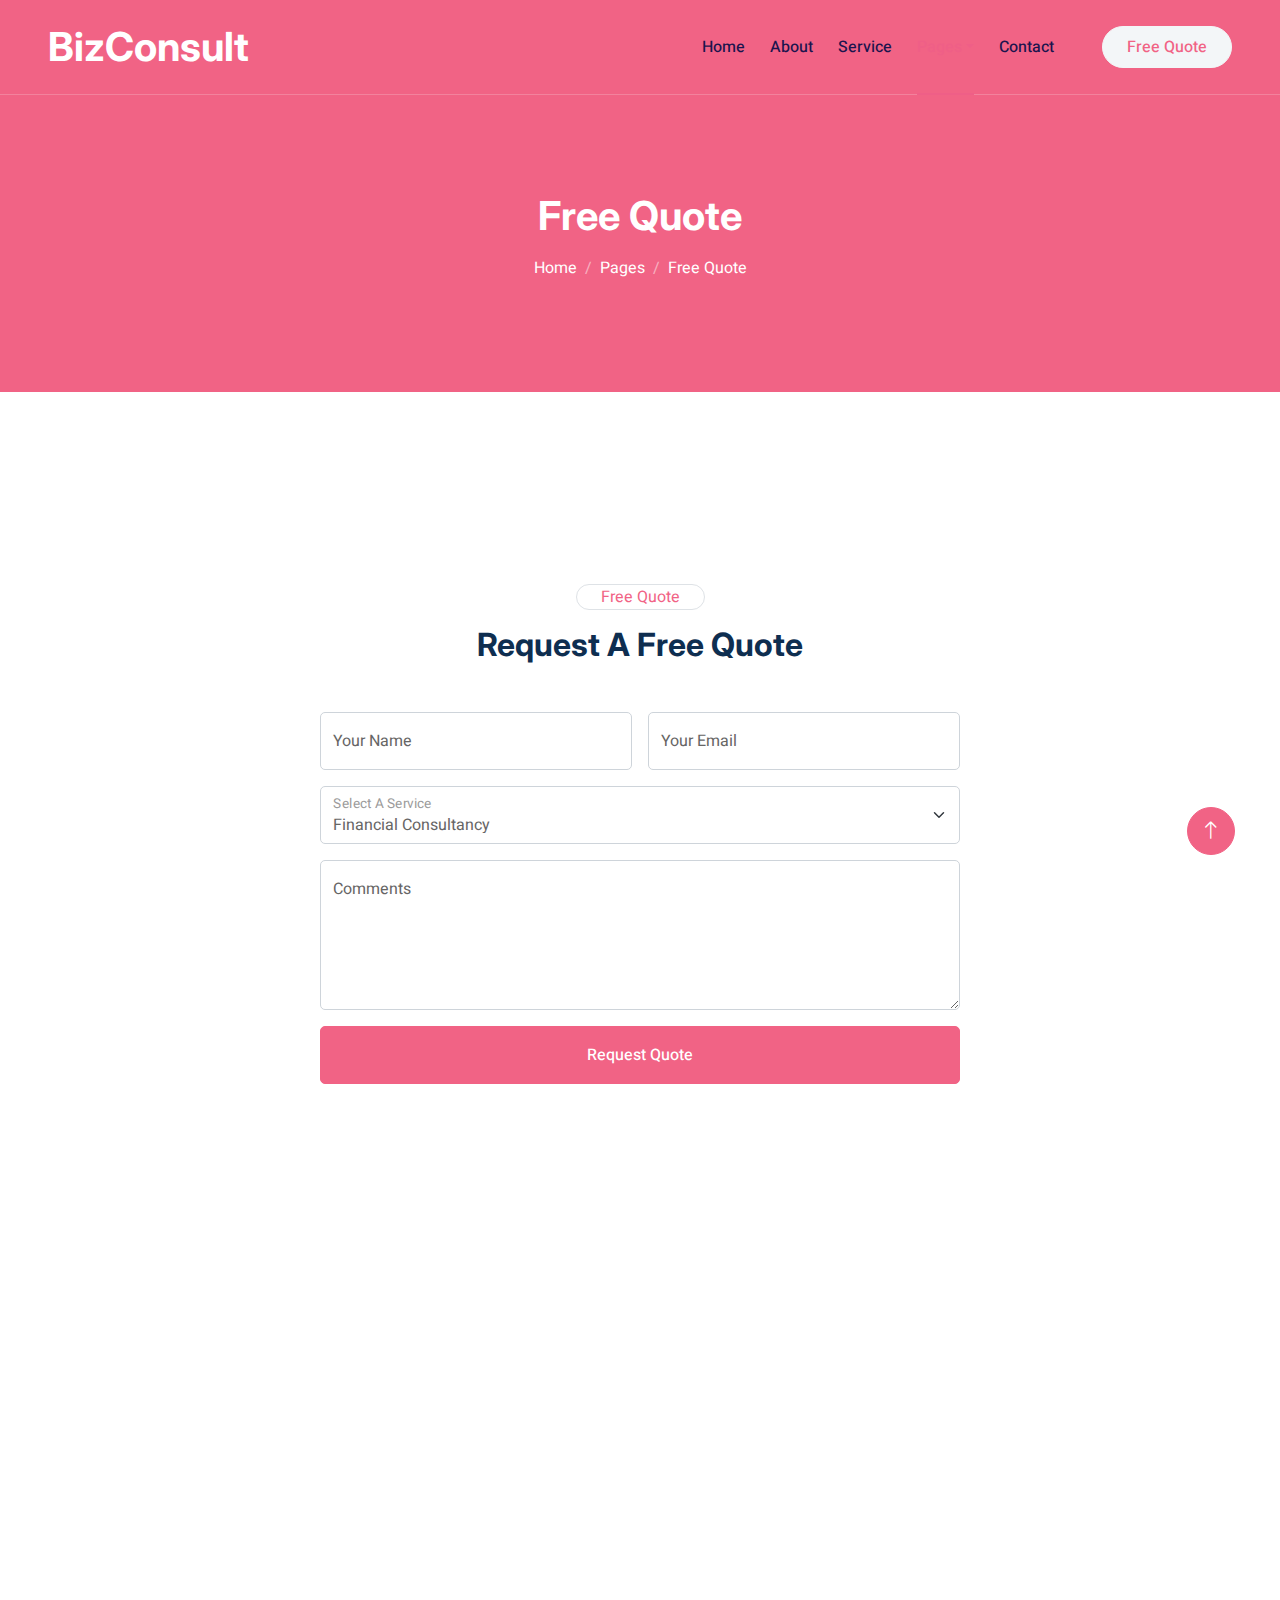
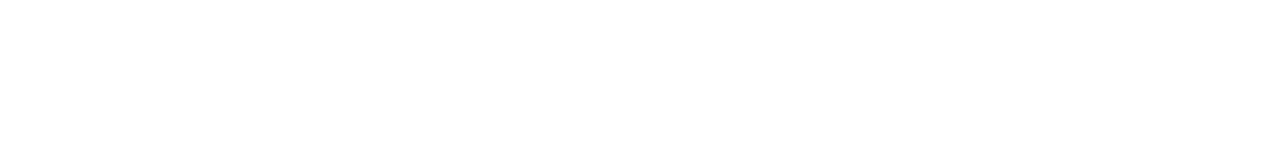
<file: quote.html>
<!DOCTYPE html>
<html lang="en">

<head>
    <meta charset="utf-8">
    <title>BizConsult - Consulting HTML Template</title>
    <meta content="width=device-width, initial-scale=1.0" name="viewport">
    <meta content="" name="keywords">
    <meta content="" name="description">

    <!-- Favicon -->
    <link href="img/favicon.ico" rel="icon">

    <!-- Google Web Fonts -->
    <link rel="preconnect" href="https://fonts.googleapis.com">
    <link rel="preconnect" href="https://fonts.gstatic.com" crossorigin>
    <link href="https://fonts.googleapis.com/css2?family=Heebo:wght@400;500;600&family=Inter:wght@700;800&display=swap" rel="stylesheet"> 

    <!-- Icon Font Stylesheet -->
    <link href="https://cdnjs.cloudflare.com/ajax/libs/font-awesome/5.10.0/css/all.min.css" rel="stylesheet">
    <link href="https://cdn.jsdelivr.net/npm/bootstrap-icons@1.4.1/font/bootstrap-icons.css" rel="stylesheet">

    <!-- Libraries Stylesheet -->
    <link href="lib/animate/animate.min.css" rel="stylesheet">
    <link href="lib/owlcarousel/assets/owl.carousel.min.css" rel="stylesheet">

    <!-- Customized Bootstrap Stylesheet -->
    <link href="css/bootstrap.min.css" rel="stylesheet">

    <!-- Template Stylesheet -->
    <link href="css/style.css" rel="stylesheet">
</head>

<body>
    <div class="container-xxl bg-white p-0">
        <!-- Spinner Start -->
        <div id="spinner" class="show bg-white position-fixed translate-middle w-100 vh-100 top-50 start-50 d-flex align-items-center justify-content-center">
            <div class="spinner-border text-primary" style="width: 3rem; height: 3rem;" role="status">
                <span class="sr-only">Loading...</span>
            </div>
        </div>
        <!-- Spinner End -->


        <!-- Navbar & Hero Start -->
        <div class="container-xxl position-relative p-0">
            <nav class="navbar navbar-expand-lg navbar-light px-4 px-lg-5 py-3 py-lg-0">
                <a href="index.html" class="navbar-brand p-0">
                    <h1 class="m-0">BizConsult</h1>
                    <!-- <img src="img/logo.png" alt="Logo"> -->
                </a>
                <button class="navbar-toggler" type="button" data-bs-toggle="collapse" data-bs-target="#navbarCollapse">
                    <span class="fa fa-bars"></span>
                </button>
                <div class="collapse navbar-collapse" id="navbarCollapse">
                    <div class="navbar-nav ms-auto py-0">
                        <a href="index.html" class="nav-item nav-link">Home</a>
                        <a href="about.html" class="nav-item nav-link">About</a>
                        <a href="service.html" class="nav-item nav-link">Service</a>
                        <div class="nav-item dropdown">
                            <a href="#" class="nav-link dropdown-toggle active" data-bs-toggle="dropdown">Pages</a>
                            <div class="dropdown-menu m-0">
                                <a href="feature.html" class="dropdown-item">Features</a>
                                <a href="quote.html" class="dropdown-item active">Free Quote</a>
                                <a href="team.html" class="dropdown-item">Our Team</a>
                                <a href="testimonial.html" class="dropdown-item">Testimonial</a>
                                <a href="404.html" class="dropdown-item">404 Page</a>
                            </div>
                        </div>
                        <a href="contact.html" class="nav-item nav-link">Contact</a>
                    </div>
                    <a href="" class="btn btn-light rounded-pill text-primary py-2 px-4 ms-lg-5">Free Quote</a>
                </div>
            </nav>

            <div class="container-xxl bg-primary page-header">
                <div class="container text-center">
                    <h1 class="text-white animated zoomIn mb-3">Free Quote</h1>
                    <nav aria-label="breadcrumb">
                        <ol class="breadcrumb justify-content-center">
                            <li class="breadcrumb-item"><a class="text-white" href="#">Home</a></li>
                            <li class="breadcrumb-item"><a class="text-white" href="#">Pages</a></li>
                            <li class="breadcrumb-item text-white active" aria-current="page">Free Quote</li>
                        </ol>
                    </nav>
                </div>
            </div>
        </div>
        <!-- Navbar & Hero End -->


        <!-- Quote Start -->
        <div class="container-xxl py-6">
            <div class="container">
                <div class="mx-auto text-center wow fadeInUp" data-wow-delay="0.1s" style="max-width: 600px;">
                    <div class="d-inline-block border rounded-pill text-primary px-4 mb-3">Free Quote</div>
                    <h2 class="mb-5">Request A Free Quote</h2>
                </div>
                <div class="row justify-content-center">
                    <div class="col-lg-7 wow fadeInUp" data-wow-delay="0.3s">
                        <form>
                            <div class="row g-3">
                                <div class="col-md-6">
                                    <div class="form-floating">
                                        <input type="text" class="form-control" id="name" placeholder="Your Name">
                                        <label for="name">Your Name</label>
                                    </div>
                                </div>
                                <div class="col-md-6">
                                    <div class="form-floating">
                                        <input type="email" class="form-control" id="email" placeholder="Your Email">
                                        <label for="email">Your Email</label>
                                    </div>
                                </div>
                                <div class="col-12">
                                    <div class="form-floating">
                                        <select class="form-select" id="floatingSelect" aria-label="Financial Consultancy">
                                            <option selected="">Financial Consultancy</option>
                                            <option value="1">Strategy Consultancy</option>
                                            <option value="2">Tax Consultancy</option>
                                        </select>
                                        <label for="floatingSelect">Select A Service</label>
                                    </div>
                                </div>
                                <div class="col-12">
                                    <div class="form-floating">
                                        <textarea class="form-control" placeholder="Leave a message here" id="message" style="height: 150px"></textarea>
                                        <label for="message">Comments</label>
                                    </div>
                                </div>
                                <div class="col-12">
                                    <button class="btn btn-primary w-100 py-3" type="submit">Request Quote</button>
                                </div>
                            </div>
                        </form>
                    </div>
                </div>
            </div>
        </div>
        <!-- Quote End -->
        

        <!-- Footer Start -->
        <div class="container-fluid bg-dark text-light footer pt-5 wow fadeIn" data-wow-delay="0.1s" style="margin-top: 6rem;">
            <div class="container py-5">
                <div class="row g-5">
                    <div class="col-md-6 col-lg-3">
                        <h5 class="text-white mb-4">Get In Touch</h5>
                        <p><i class="fa fa-map-marker-alt me-3"></i>123 Street, New York, USA</p>
                        <p><i class="fa fa-phone-alt me-3"></i>+012 345 67890</p>
                        <p><i class="fa fa-envelope me-3"></i>info@example.com</p>
                        <div class="d-flex pt-2">
                            <a class="btn btn-outline-light btn-social" href=""><i class="fab fa-twitter"></i></a>
                            <a class="btn btn-outline-light btn-social" href=""><i class="fab fa-facebook-f"></i></a>
                            <a class="btn btn-outline-light btn-social" href=""><i class="fab fa-youtube"></i></a>
                            <a class="btn btn-outline-light btn-social" href=""><i class="fab fa-instagram"></i></a>
                            <a class="btn btn-outline-light btn-social" href=""><i class="fab fa-linkedin-in"></i></a>
                        </div>
                    </div>
                    <div class="col-md-6 col-lg-3">
                        <h5 class="text-white mb-4">Quick Link</h5>
                        <a class="btn btn-link" href="">About Us</a>
                        <a class="btn btn-link" href="">Contact Us</a>
                        <a class="btn btn-link" href="">Privacy Policy</a>
                        <a class="btn btn-link" href="">Terms & Condition</a>
                        <a class="btn btn-link" href="">Career</a>
                    </div>
                    <div class="col-md-6 col-lg-3">
                        <h5 class="text-white mb-4">Popular Link</h5>
                        <a class="btn btn-link" href="">About Us</a>
                        <a class="btn btn-link" href="">Contact Us</a>
                        <a class="btn btn-link" href="">Privacy Policy</a>
                        <a class="btn btn-link" href="">Terms & Condition</a>
                        <a class="btn btn-link" href="">Career</a>
                    </div>
                    <div class="col-md-6 col-lg-3">
                        <h5 class="text-white mb-4">Newsletter</h5>
                        <p>Lorem ipsum dolor sit amet elit. Phasellus nec pretium mi. Curabitur facilisis ornare velit non vulpu</p>
                        <div class="position-relative w-100 mt-3">
                            <input class="form-control border-0 rounded-pill w-100 ps-4 pe-5" type="text" placeholder="Your Email" style="height: 48px;">
                            <button type="button" class="btn shadow-none position-absolute top-0 end-0 mt-1 me-2"><i class="fa fa-paper-plane text-primary fs-4"></i></button>
                        </div>
                    </div>
                </div>
            </div>
            <div class="container">
                <div class="copyright">
                    <div class="row">
                        <div class="col-md-6 text-center text-md-start mb-3 mb-md-0">
                            &copy; <a class="border-bottom" href="#">Your Site Name</a>, All Right Reserved. 
							
							<!--/*** This template is free as long as you keep the footer author’s credit link/attribution link/backlink. If you'd like to use the template without the footer author’s credit link/attribution link/backlink, you can purchase the Credit Removal License from "https://htmlcodex.com/credit-removal". Thank you for your support. ***/-->
							Designed By <a class="border-bottom" href="https://htmlcodex.com">HTML Codex</a>
                            <br>Distributed By: <a class="border-bottom" href="https://themewagon.com" target="_blank">ThemeWagon</a>
                        </div>
                        <div class="col-md-6 text-center text-md-end">
                            <div class="footer-menu">
                                <a href="">Home</a>
                                <a href="">Cookies</a>
                                <a href="">Help</a>
                                <a href="">FQAs</a>
                            </div>
                        </div>
                    </div>
                </div>
            </div>
        </div>
        <!-- Footer End -->


        <!-- Back to Top -->
        <a href="#" class="btn btn-lg btn-primary btn-lg-square back-to-top"><i class="bi bi-arrow-up"></i></a>
    </div>

    <!-- JavaScript Libraries -->
    <script src="https://code.jquery.com/jquery-3.4.1.min.js"></script>
    <script src="https://cdn.jsdelivr.net/npm/bootstrap@5.0.0/dist/js/bootstrap.bundle.min.js"></script>
    <script src="lib/wow/wow.min.js"></script>
    <script src="lib/easing/easing.min.js"></script>
    <script src="lib/waypoints/waypoints.min.js"></script>
    <script src="lib/owlcarousel/owl.carousel.min.js"></script>

    <!-- Template Javascript -->
    <script src="js/main.js"></script>
</body>

</html>
</file>
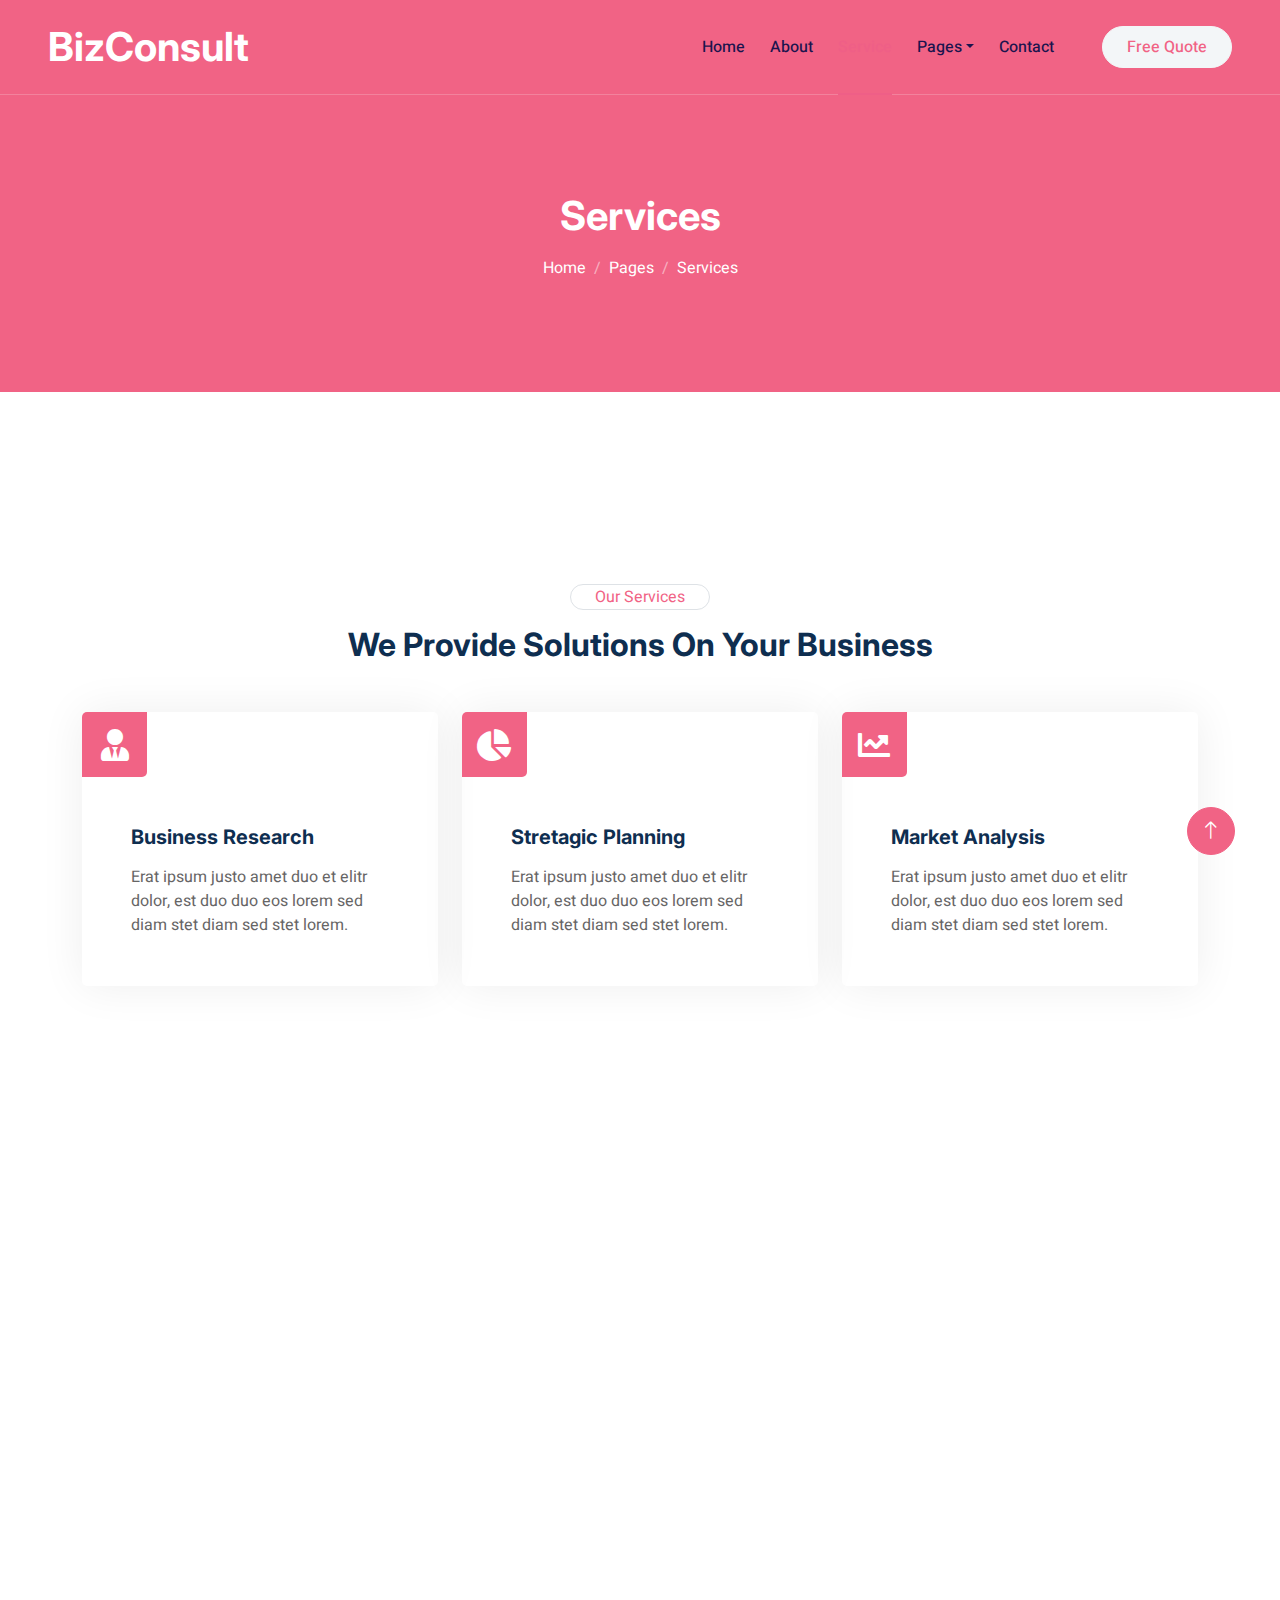
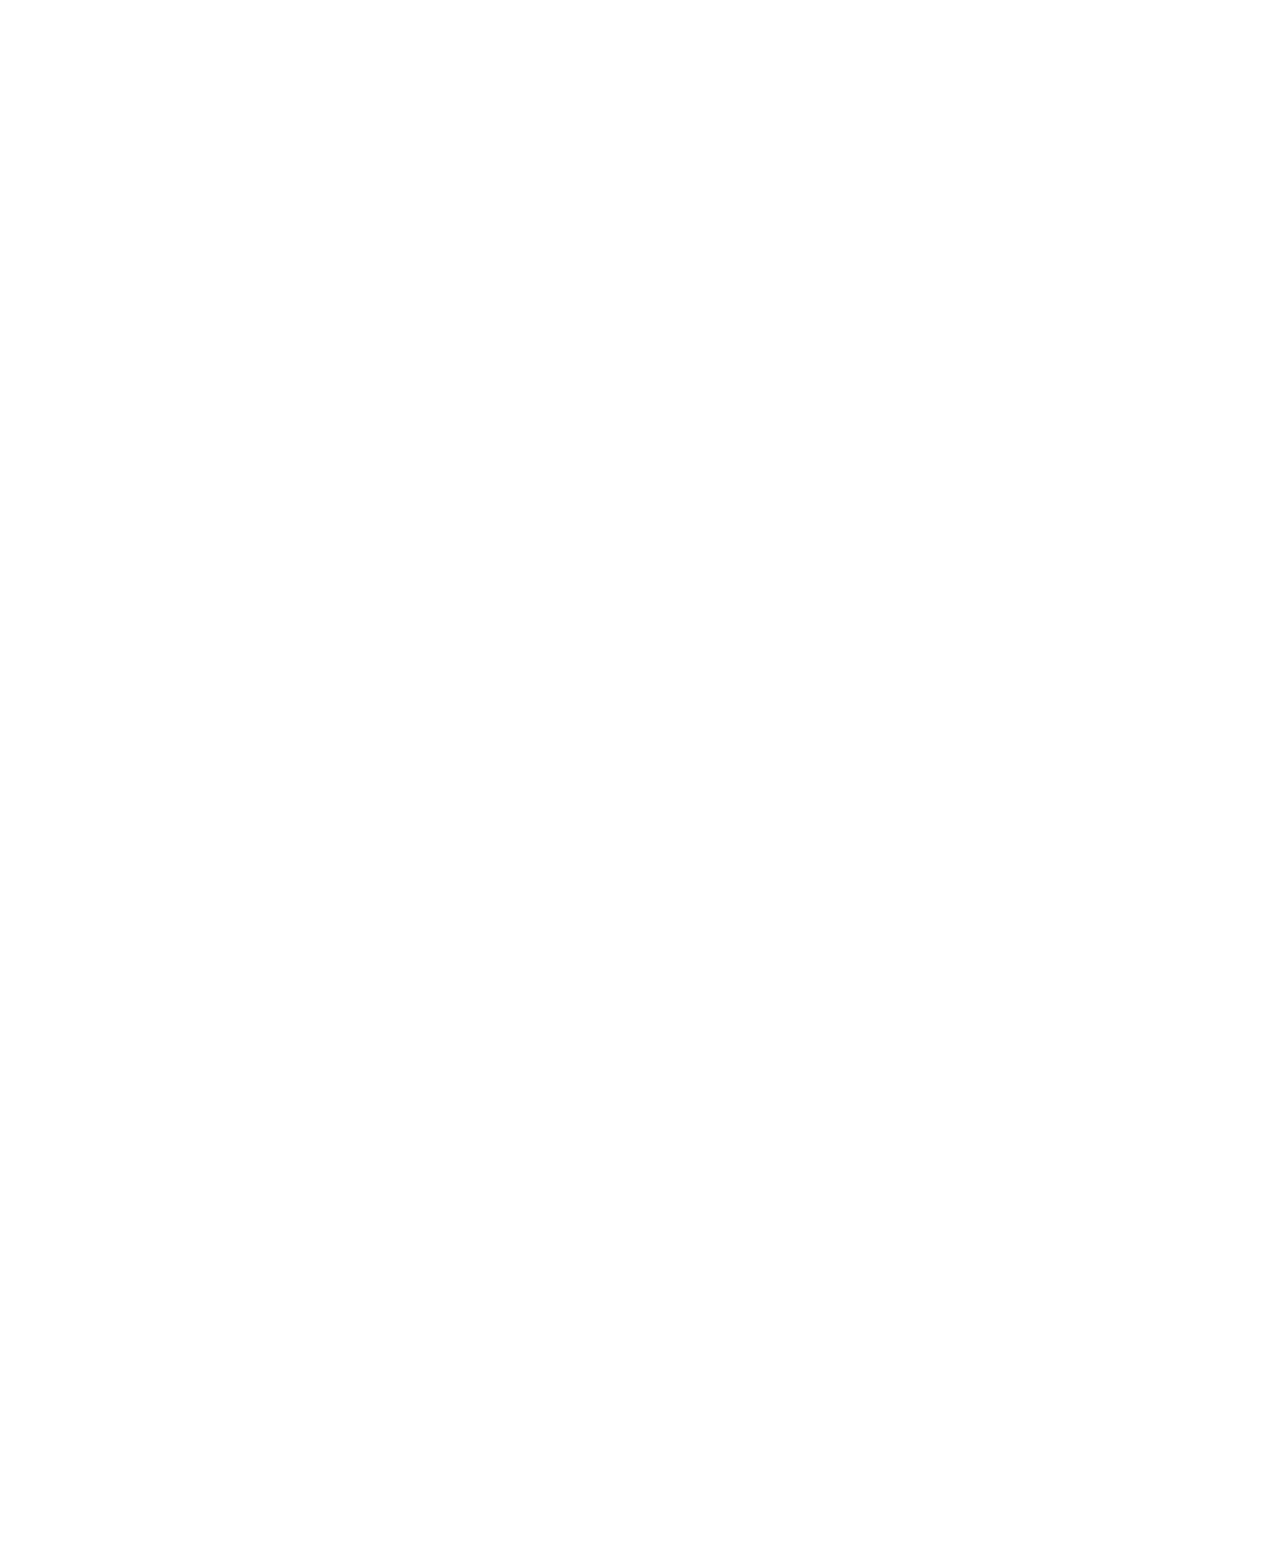
<file: service.html>
<!DOCTYPE html>
<html lang="en">

<head>
    <meta charset="utf-8">
    <title>BizConsult - Consulting HTML Template</title>
    <meta content="width=device-width, initial-scale=1.0" name="viewport">
    <meta content="" name="keywords">
    <meta content="" name="description">

    <!-- Favicon -->
    <link href="img/favicon.ico" rel="icon">

    <!-- Google Web Fonts -->
    <link rel="preconnect" href="https://fonts.googleapis.com">
    <link rel="preconnect" href="https://fonts.gstatic.com" crossorigin>
    <link href="https://fonts.googleapis.com/css2?family=Heebo:wght@400;500;600&family=Inter:wght@700;800&display=swap" rel="stylesheet"> 

    <!-- Icon Font Stylesheet -->
    <link href="https://cdnjs.cloudflare.com/ajax/libs/font-awesome/5.10.0/css/all.min.css" rel="stylesheet">
    <link href="https://cdn.jsdelivr.net/npm/bootstrap-icons@1.4.1/font/bootstrap-icons.css" rel="stylesheet">

    <!-- Libraries Stylesheet -->
    <link href="lib/animate/animate.min.css" rel="stylesheet">
    <link href="lib/owlcarousel/assets/owl.carousel.min.css" rel="stylesheet">

    <!-- Customized Bootstrap Stylesheet -->
    <link href="css/bootstrap.min.css" rel="stylesheet">

    <!-- Template Stylesheet -->
    <link href="css/style.css" rel="stylesheet">
</head>

<body>
    <div class="container-xxl bg-white p-0">
        <!-- Spinner Start -->
        <div id="spinner" class="show bg-white position-fixed translate-middle w-100 vh-100 top-50 start-50 d-flex align-items-center justify-content-center">
            <div class="spinner-border text-primary" style="width: 3rem; height: 3rem;" role="status">
                <span class="sr-only">Loading...</span>
            </div>
        </div>
        <!-- Spinner End -->


        <!-- Navbar & Hero Start -->
        <div class="container-xxl position-relative p-0">
            <nav class="navbar navbar-expand-lg navbar-light px-4 px-lg-5 py-3 py-lg-0">
                <a href="index.html" class="navbar-brand p-0">
                    <h1 class="m-0">BizConsult</h1>
                    <!-- <img src="img/logo.png" alt="Logo"> -->
                </a>
                <button class="navbar-toggler" type="button" data-bs-toggle="collapse" data-bs-target="#navbarCollapse">
                    <span class="fa fa-bars"></span>
                </button>
                <div class="collapse navbar-collapse" id="navbarCollapse">
                    <div class="navbar-nav ms-auto py-0">
                        <a href="index.html" class="nav-item nav-link">Home</a>
                        <a href="about.html" class="nav-item nav-link">About</a>
                        <a href="service.html" class="nav-item nav-link active">Service</a>
                        <div class="nav-item dropdown">
                            <a href="#" class="nav-link dropdown-toggle" data-bs-toggle="dropdown">Pages</a>
                            <div class="dropdown-menu m-0">
                                <a href="feature.html" class="dropdown-item">Features</a>
                                <a href="quote.html" class="dropdown-item">Free Quote</a>
                                <a href="team.html" class="dropdown-item">Our Team</a>
                                <a href="testimonial.html" class="dropdown-item">Testimonial</a>
                                <a href="404.html" class="dropdown-item">404 Page</a>
                            </div>
                        </div>
                        <a href="contact.html" class="nav-item nav-link">Contact</a>
                    </div>
                    <a href="" class="btn btn-light rounded-pill text-primary py-2 px-4 ms-lg-5">Free Quote</a>
                </div>
            </nav>

            <div class="container-xxl bg-primary page-header">
                <div class="container text-center">
                    <h1 class="text-white animated zoomIn mb-3">Services</h1>
                    <nav aria-label="breadcrumb">
                        <ol class="breadcrumb justify-content-center">
                            <li class="breadcrumb-item"><a class="text-white" href="#">Home</a></li>
                            <li class="breadcrumb-item"><a class="text-white" href="#">Pages</a></li>
                            <li class="breadcrumb-item text-white active" aria-current="page">Services</li>
                        </ol>
                    </nav>
                </div>
            </div>
        </div>
        <!-- Navbar & Hero End -->


        <!-- Service Start -->
        <div class="container-xxl py-6">
            <div class="container">
                <div class="mx-auto text-center wow fadeInUp" data-wow-delay="0.1s" style="max-width: 600px;">
                    <div class="d-inline-block border rounded-pill text-primary px-4 mb-3">Our Services</div>
                    <h2 class="mb-5">We Provide Solutions On Your Business</h2>
                </div>
                <div class="row g-4">
                    <div class="col-lg-4 col-md-6 wow fadeInUp" data-wow-delay="0.1s">
                        <div class="service-item rounded h-100">
                            <div class="d-flex justify-content-between">
                                <div class="service-icon">
                                    <i class="fa fa-user-tie fa-2x"></i>
                                </div>
                                <a class="service-btn" href="">
                                    <i class="fa fa-link fa-2x"></i>
                                </a>
                            </div>
                            <div class="p-5">
                                <h5 class="mb-3">Business Research</h5>
                                <span>Erat ipsum justo amet duo et elitr dolor, est duo duo eos lorem sed diam stet diam sed stet lorem.</span>
                            </div>
                        </div>
                    </div>
                    <div class="col-lg-4 col-md-6 wow fadeInUp" data-wow-delay="0.3s">
                        <div class="service-item rounded h-100">
                            <div class="d-flex justify-content-between">
                                <div class="service-icon">
                                    <i class="fa fa-chart-pie fa-2x"></i>
                                </div>
                                <a class="service-btn" href="">
                                    <i class="fa fa-link fa-2x"></i>
                                </a>
                            </div>
                            <div class="p-5">
                                <h5 class="mb-3">Stretagic Planning</h5>
                                <span>Erat ipsum justo amet duo et elitr dolor, est duo duo eos lorem sed diam stet diam sed stet lorem.</span>
                            </div>
                        </div>
                    </div>
                    <div class="col-lg-4 col-md-6 wow fadeInUp" data-wow-delay="0.6s">
                        <div class="service-item rounded h-100">
                            <div class="d-flex justify-content-between">
                                <div class="service-icon">
                                    <i class="fa fa-chart-line fa-2x"></i>
                                </div>
                                <a class="service-btn" href="">
                                    <i class="fa fa-link fa-2x"></i>
                                </a>
                            </div>
                            <div class="p-5">
                                <h5 class="mb-3">Market Analysis</h5>
                                <span>Erat ipsum justo amet duo et elitr dolor, est duo duo eos lorem sed diam stet diam sed stet lorem.</span>
                            </div>
                        </div>
                    </div>
                    <div class="col-lg-4 col-md-6 wow fadeInUp" data-wow-delay="0.1s">
                        <div class="service-item rounded h-100">
                            <div class="d-flex justify-content-between">
                                <div class="service-icon">
                                    <i class="fa fa-chart-area fa-2x"></i>
                                </div>
                                <a class="service-btn" href="">
                                    <i class="fa fa-link fa-2x"></i>
                                </a>
                            </div>
                            <div class="p-5">
                                <h5 class="mb-3">Financial Analaysis</h5>
                                <span>Erat ipsum justo amet duo et elitr dolor, est duo duo eos lorem sed diam stet diam sed stet lorem.</span>
                            </div>
                        </div>
                    </div>
                    <div class="col-lg-4 col-md-6 wow fadeInUp" data-wow-delay="0.3s">
                        <div class="service-item rounded h-100">
                            <div class="d-flex justify-content-between">
                                <div class="service-icon">
                                    <i class="fa fa-balance-scale fa-2x"></i>
                                </div>
                                <a class="service-btn" href="">
                                    <i class="fa fa-link fa-2x"></i>
                                </a>
                            </div>
                            <div class="p-5">
                                <h5 class="mb-3">legal Advisory</h5>
                                <span>Erat ipsum justo amet duo et elitr dolor, est duo duo eos lorem sed diam stet diam sed stet lorem.</span>
                            </div>
                        </div>
                    </div>
                    <div class="col-lg-4 col-md-6 wow fadeInUp" data-wow-delay="0.6s">
                        <div class="service-item rounded h-100">
                            <div class="d-flex justify-content-between">
                                <div class="service-icon">
                                    <i class="fa fa-house-damage fa-2x"></i>
                                </div>
                                <a class="service-btn" href="">
                                    <i class="fa fa-link fa-2x"></i>
                                </a>
                            </div>
                            <div class="p-5">
                                <h5 class="mb-3">Tax & Insurance</h5>
                                <span>Erat ipsum justo amet duo et elitr dolor, est duo duo eos lorem sed diam stet diam sed stet lorem.</span>
                            </div>
                        </div>
                    </div>
                </div>
            </div>
        </div>
        <!-- Service End -->


        <!-- Testimonial Start -->
        <div class="container-xxl py-6">
            <div class="container">
                <div class="mx-auto text-center wow fadeInUp" data-wow-delay="0.1s" style="max-width: 600px;">
                    <div class="d-inline-block border rounded-pill text-primary px-4 mb-3">Testimonial</div>
                    <h2 class="mb-5">What Our Clients Say!</h2>
                </div>
                <div class="owl-carousel testimonial-carousel wow fadeInUp" data-wow-delay="0.1s">
                    <div class="testimonial-item rounded p-4">
                        <i class="fa fa-quote-left fa-2x text-primary mb-3"></i>
                        <p>Dolor et eos labore, stet justo sed est sed. Diam sed sed dolor stet amet eirmod eos labore diam</p>
                        <div class="d-flex align-items-center">
                            <img class="img-fluid flex-shrink-0 rounded-circle" src="img/testimonial-1.jpg">
                            <div class="ps-3">
                                <h6 class="mb-1">Client Name</h6>
                                <small>Profession</small>
                            </div>
                        </div>
                    </div>
                    <div class="testimonial-item rounded p-4">
                        <i class="fa fa-quote-left fa-2x text-primary mb-3"></i>
                        <p>Dolor et eos labore, stet justo sed est sed. Diam sed sed dolor stet amet eirmod eos labore diam</p>
                        <div class="d-flex align-items-center">
                            <img class="img-fluid flex-shrink-0 rounded-circle" src="img/testimonial-2.jpg">
                            <div class="ps-3">
                                <h6 class="mb-1">Client Name</h6>
                                <small>Profession</small>
                            </div>
                        </div>
                    </div>
                    <div class="testimonial-item rounded p-4">
                        <i class="fa fa-quote-left fa-2x text-primary mb-3"></i>
                        <p>Dolor et eos labore, stet justo sed est sed. Diam sed sed dolor stet amet eirmod eos labore diam</p>
                        <div class="d-flex align-items-center">
                            <img class="img-fluid flex-shrink-0 rounded-circle" src="img/testimonial-3.jpg">
                            <div class="ps-3">
                                <h6 class="mb-1">Client Name</h6>
                                <small>Profession</small>
                            </div>
                        </div>
                    </div>
                    <div class="testimonial-item rounded p-4">
                        <i class="fa fa-quote-left fa-2x text-primary mb-3"></i>
                        <p>Dolor et eos labore, stet justo sed est sed. Diam sed sed dolor stet amet eirmod eos labore diam</p>
                        <div class="d-flex align-items-center">
                            <img class="img-fluid flex-shrink-0 rounded-circle" src="img/testimonial-4.jpg">
                            <div class="ps-3">
                                <h6 class="mb-1">Client Name</h6>
                                <small>Profession</small>
                            </div>
                        </div>
                    </div>
                </div>
            </div>
        </div>
        <!-- Testimonial End -->
        

        <!-- Footer Start -->
        <div class="container-fluid bg-dark text-light footer pt-5 wow fadeIn" data-wow-delay="0.1s" style="margin-top: 6rem;">
            <div class="container py-5">
                <div class="row g-5">
                    <div class="col-md-6 col-lg-3">
                        <h5 class="text-white mb-4">Get In Touch</h5>
                        <p><i class="fa fa-map-marker-alt me-3"></i>123 Street, New York, USA</p>
                        <p><i class="fa fa-phone-alt me-3"></i>+012 345 67890</p>
                        <p><i class="fa fa-envelope me-3"></i>info@example.com</p>
                        <div class="d-flex pt-2">
                            <a class="btn btn-outline-light btn-social" href=""><i class="fab fa-twitter"></i></a>
                            <a class="btn btn-outline-light btn-social" href=""><i class="fab fa-facebook-f"></i></a>
                            <a class="btn btn-outline-light btn-social" href=""><i class="fab fa-youtube"></i></a>
                            <a class="btn btn-outline-light btn-social" href=""><i class="fab fa-instagram"></i></a>
                            <a class="btn btn-outline-light btn-social" href=""><i class="fab fa-linkedin-in"></i></a>
                        </div>
                    </div>
                    <div class="col-md-6 col-lg-3">
                        <h5 class="text-white mb-4">Quick Link</h5>
                        <a class="btn btn-link" href="">About Us</a>
                        <a class="btn btn-link" href="">Contact Us</a>
                        <a class="btn btn-link" href="">Privacy Policy</a>
                        <a class="btn btn-link" href="">Terms & Condition</a>
                        <a class="btn btn-link" href="">Career</a>
                    </div>
                    <div class="col-md-6 col-lg-3">
                        <h5 class="text-white mb-4">Popular Link</h5>
                        <a class="btn btn-link" href="">About Us</a>
                        <a class="btn btn-link" href="">Contact Us</a>
                        <a class="btn btn-link" href="">Privacy Policy</a>
                        <a class="btn btn-link" href="">Terms & Condition</a>
                        <a class="btn btn-link" href="">Career</a>
                    </div>
                    <div class="col-md-6 col-lg-3">
                        <h5 class="text-white mb-4">Newsletter</h5>
                        <p>Lorem ipsum dolor sit amet elit. Phasellus nec pretium mi. Curabitur facilisis ornare velit non vulpu</p>
                        <div class="position-relative w-100 mt-3">
                            <input class="form-control border-0 rounded-pill w-100 ps-4 pe-5" type="text" placeholder="Your Email" style="height: 48px;">
                            <button type="button" class="btn shadow-none position-absolute top-0 end-0 mt-1 me-2"><i class="fa fa-paper-plane text-primary fs-4"></i></button>
                        </div>
                    </div>
                </div>
            </div>
            <div class="container">
                <div class="copyright">
                    <div class="row">
                        <div class="col-md-6 text-center text-md-start mb-3 mb-md-0">
                            &copy; <a class="border-bottom" href="#">Your Site Name</a>, All Right Reserved. 
							
							<!--/*** This template is free as long as you keep the footer author’s credit link/attribution link/backlink. If you'd like to use the template without the footer author’s credit link/attribution link/backlink, you can purchase the Credit Removal License from "https://htmlcodex.com/credit-removal". Thank you for your support. ***/-->
							Designed By <a class="border-bottom" href="https://htmlcodex.com">HTML Codex</a>
                            <br>Distributed By: <a class="border-bottom" href="https://themewagon.com" target="_blank">ThemeWagon</a>
                        </div>
                        <div class="col-md-6 text-center text-md-end">
                            <div class="footer-menu">
                                <a href="">Home</a>
                                <a href="">Cookies</a>
                                <a href="">Help</a>
                                <a href="">FQAs</a>
                            </div>
                        </div>
                    </div>
                </div>
            </div>
        </div>
        <!-- Footer End -->


        <!-- Back to Top -->
        <a href="#" class="btn btn-lg btn-primary btn-lg-square back-to-top"><i class="bi bi-arrow-up"></i></a>
    </div>

    <!-- JavaScript Libraries -->
    <script src="https://code.jquery.com/jquery-3.4.1.min.js"></script>
    <script src="https://cdn.jsdelivr.net/npm/bootstrap@5.0.0/dist/js/bootstrap.bundle.min.js"></script>
    <script src="lib/wow/wow.min.js"></script>
    <script src="lib/easing/easing.min.js"></script>
    <script src="lib/waypoints/waypoints.min.js"></script>
    <script src="lib/owlcarousel/owl.carousel.min.js"></script>

    <!-- Template Javascript -->
    <script src="js/main.js"></script>
</body>

</html>
</file>
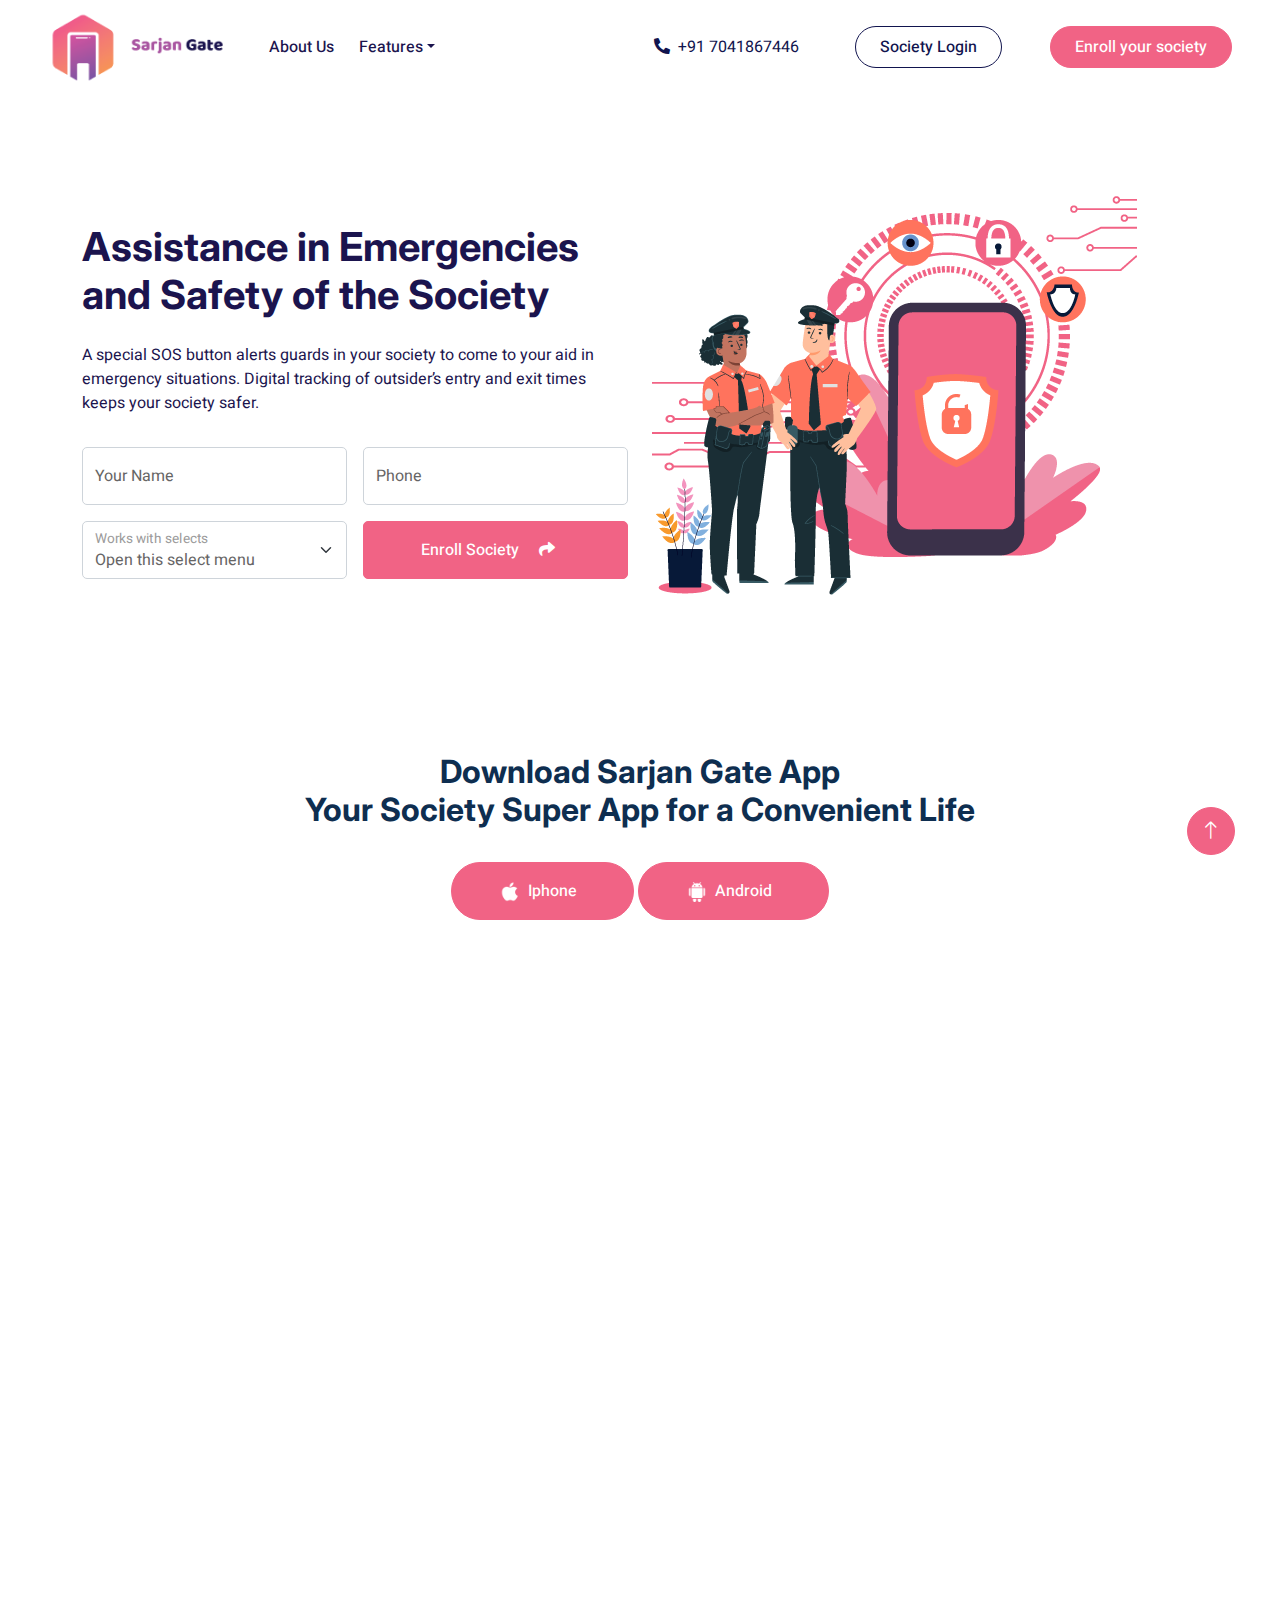
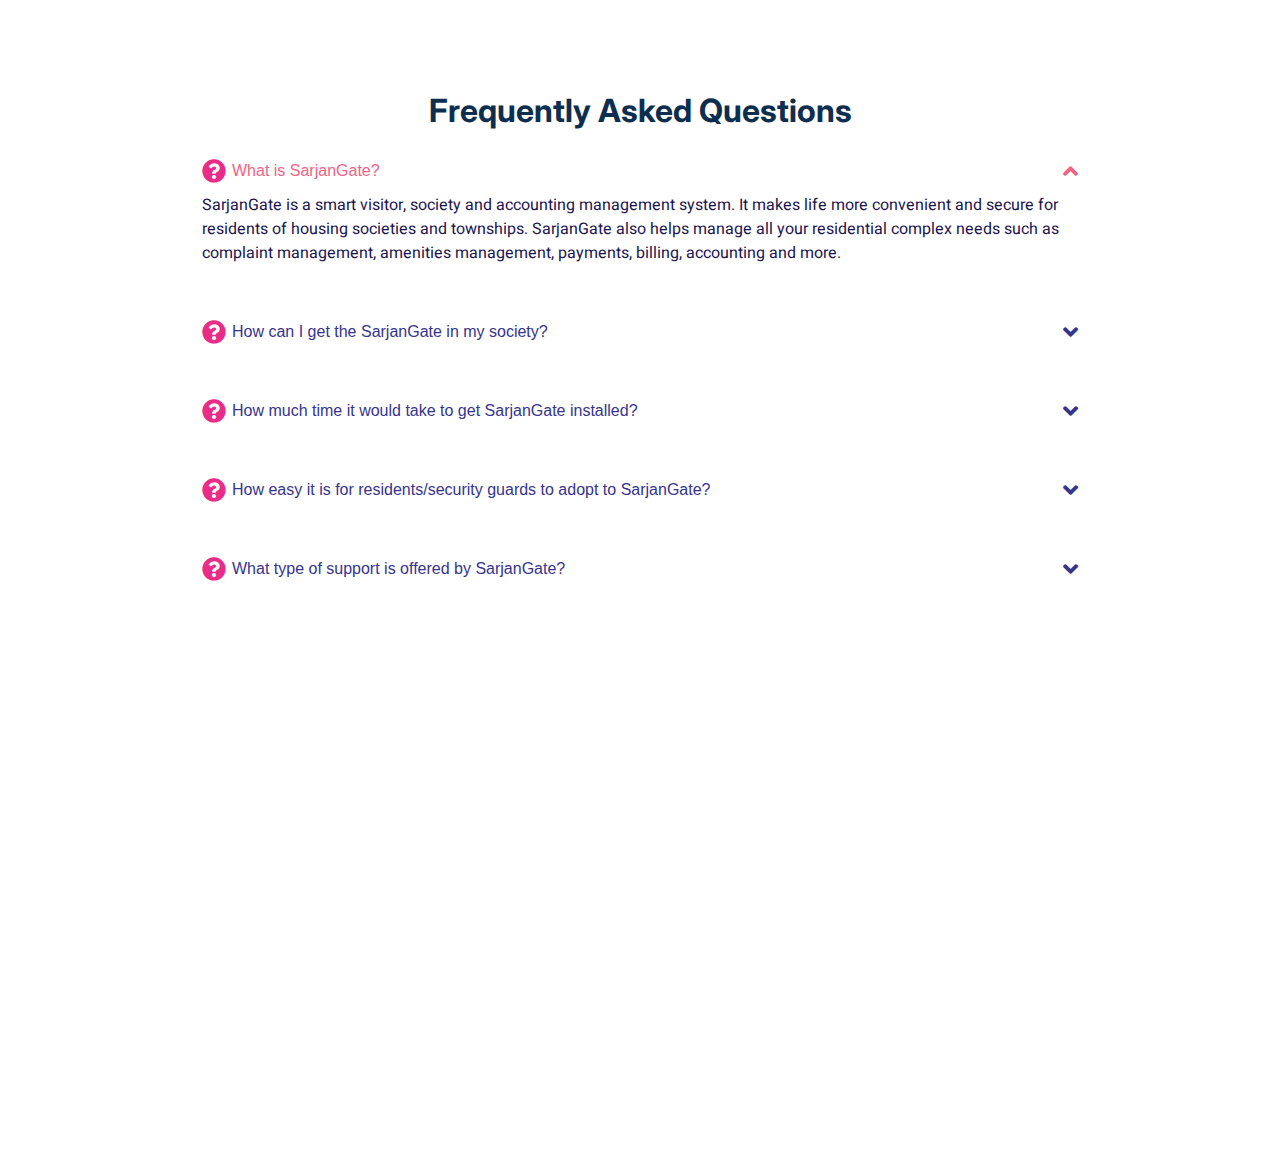
<file: sos.html>
<!DOCTYPE html>
<html lang="en">

<head>
    <meta charset="utf-8">
    <title>SarjanGate - Society Security Guard</title>
    <meta content="width=device-width, initial-scale=1.0" name="viewport">
    <meta content name="keywords">
    <meta content name="description">

    <!-- Favicon -->
    <link href="img/favicon.png" rel="icon">



    <!-- Google Web Fonts -->
    <link rel="preconnect" href="https://fonts.googleapis.com">
    <link rel="preconnect" href="https://fonts.gstatic.com" crossorigin>
    <link href="https://fonts.googleapis.com/css2?family=Heebo:wght@400;500;600&family=Inter:wght@700;800&display=swap"
        rel="stylesheet">

    <!-- Icon Font Stylesheet -->
    <link href="https://cdnjs.cloudflare.com/ajax/libs/font-awesome/5.10.0/css/all.min.css" rel="stylesheet">
    <link href="https://cdn.jsdelivr.net/npm/bootstrap-icons@1.4.1/font/bootstrap-icons.css" rel="stylesheet">

    <!-- Libraries Stylesheet -->
    <link href="lib/animate/animate.min.css" rel="stylesheet">
    <link href="lib/owlcarousel/assets/owl.carousel.min.css" rel="stylesheet">

    <!-- Customized Bootstrap Stylesheet -->
    <link href="css/bootstrap.min.css" rel="stylesheet">

    <!-- Template Stylesheet -->
    <link href="css/style.css" rel="stylesheet">
</head>

<body>
    <div class="container-xxl bg-white p-0">
        <!-- Spinner Start -->
        <div id="spinner"
            class="show bg-white position-fixed translate-middle w-100 vh-100 top-50 start-50 d-flex align-items-center justify-content-center">
            <div class="spinner-border text-primary" style="width: 3rem; height: 3rem;" role="status">
                <span class="sr-only">Loading...</span>
            </div>
        </div>
        <!-- Spinner End -->

        <!-- Navbar & Hero Start -->
        <div class="container-xxl position-relative p-0">
            <nav class="navbar navbar-expand-lg navbar-light px-4 px-lg-5 py-3 py-lg-0">
                <a href="index.html" class="navbar-brand p-0">
                    <img src="img/sarjanGate.png" width="100%" height="200px">
                    <!-- <img src="img/logo.png" alt="Logo"> -->
                </a>
                <button class="navbar-toggler" type="button" data-bs-toggle="collapse" data-bs-target="#navbarCollapse">
                    <span class="fa fa-bars"></span>
                </button>
                <div class="collapse navbar-collapse" id="navbarCollapse">
                    <div class="navbar-nav me-auto py-0">

                        <a href="about.html" class="nav-item nav-link">About Us</a>

                        <!-- <div class="nav-item dropdown">
                            <a href="#" class="nav-link dropdown-toggle" data-bs-toggle="dropdown">Features</a>
                            <div class="dropdown-menu m-0">
                                <li><a href="#" class="dropdown-item dropdown-toggle" data-bs-toggle="dropdown">Resident</a>
                                    <ul class="dropdown-menu" data-bs-toggle="dropdown">
                                        <li>home</li>
                                    </ul>
                                  
                                    
                                </li>
                                <a href="#" class="dropdown-item">Management</a>
                                <a href="#" class="dropdown-item">Security Guard</a>
                                
                            </div>
                        </div> -->
                        <li class="nav-item dropdown active">
                            <a class="nav-link dropdown-toggle" href="#" data-bs-toggle="dropdown" data-bs-auto-close="outside">Features</a>
                            <ul class="dropdown-menu shadow">
                              
                              <!-- <li class="dropstart">
                                <a href="#" class="dropdown-item dropdown-toggle" data-bs-toggle="dropdown">Submenu Left</a>
                                <ul class="dropdown-menu submenu-first shadow">
                                  <li><a class="dropdown-item" href=""> Third level 1</a></li>
                                  <li><a class="dropdown-item" href=""> Third level 2</a></li>
                                  <li><a class="dropdown-item" href=""> Third level 3</a></li>
                                  <li><a class="dropdown-item" href=""> Third level 4</a></li>
                                  <li><a class="dropdown-item" href=""> Third level 5</a></li>
                                </ul>
                              </li> -->
                              <li class="dropend">
                                <a href="index.html" class="dropdown-item dropdown" data-bs-toggle="dropdown" data-bs-auto-close="outside">Resident <i class="fas fa-caret-down mx-2"></i></a>
                                <ul class="dropdown-menu submenu-first shadow">
                                  <li><a class="dropdown-item" href="guest.html">Visitor Management System</a></li>
                                  <li><a class="dropdown-item" href="domestic-staff-management.html"> Domestic Staff Management</a></li>
                                  <li><a class="dropdown-item" href="communication-management.html"> Communication Management</a></li>
                                  <li><a class="dropdown-item" href="maintenance-and-utility-bill-payment.html"> Maintenance and Utility Bill Payment</a></li>
                                  <li><a class="dropdown-item" href="sos.html"> Safety</a></li>
                                  <li><a class="dropdown-item" href="ComplaintManagement.html"> Complaint Management</a></li>
                                </ul>
                              </li>
                              <!-- <li><hr class="dropdown-divider"></li> -->
                              <li class="dropend">
                                <a href="#" class="dropdown-item dropdown" data-bs-toggle="dropdown" data-bs-auto-close="outside">Management<i class="fas fa-caret-down mx-2"></i></a>
                                <ul class="dropdown-menu submenu-first shadow">
                                  <!-- <li><a class="dropdown-item" href="erp.html">Accounting and Billing Solution</a></li> -->
                                  <li><a class="dropdown-item" href="bill-maintain.html"> Maintenance and Utility Bill Payments</a></li>
                                  <li><a class="dropdown-item" href="flat-management.html"> Residents and Apartments Management</a></li>
                                  <!-- <li><a class="dropdown-item" href=""> Complaint Management</a></li> -->
                                  <li><a class="dropdown-item" href=""> Digitised Communication</a></li>
                                  <li><a class="dropdown-item" href=""> Manage Staff and Vendors</a></li>
                                  <li><a class="dropdown-item" href=""> Amenities Management</a></li>
                                  <li><a class="dropdown-item" href=""> Admin App</a></li>
                                  
                                </ul>
                              </li>
                              <li class="dropend">
                                <a href="#" class="dropdown-item dropdown" data-bs-toggle="dropdown" data-bs-auto-close="outside">Security Guard <i class="fas fa-caret-down mx-2"></i></a>
                                <ul class="dropdown-menu submenu-first shadow">
                                  <li><a class="dropdown-item" href="">Visitor Management</a></li>
                                  <li><a class="dropdown-item" href=""> Services and Staff Entries/Exits</a></li>
                                  <li><a class="dropdown-item" href=""> User-friendly and Intuitive Guard App</a></li>
                                 
                                </ul>
                              </li>
                              
                            </ul>
                          </li>

                    </div>
                    <a href="tel:7041867446" class="contact-info"
                        style="color: #11144e !important;border-color: #11144e;background-color: #fff;"><i
                            class="fas fa-phone-alt"></i><span class="mx-2">+91 7041867446</span></a>
                    <a href class="btn btn-light rounded-pill   py-2 px-4 ms-lg-5" data-bs-toggle="modal"
                        data-bs-target="#exampleModal"
                        style="color: #11144e !important;border-color: #11144e;background-color: #fff;">Society
                        Login
                    </a>
                    <a href class="btn btn-light rounded-pill text-primary py-2 px-4 ms-lg-5" data-bs-toggle="modal"
                        data-bs-target="#exampleModal1"
                        style="color: #fff !important;border-color: #f16385;background-color: #f16385;">
                        Enroll your society</a>
                </div>

            </nav>
            <div class="modal fade" id="exampleModal" tabindex="-1" aria-labelledby="exampleModalLabel"
                aria-hidden="true">
                <div class="container">
                    <div class="modal-dialog">
                        <div class="modal-content">
                            <div class="modal-header">

                                <button type="button" class="btn-close" data-bs-dismiss="modal"
                                    aria-label="Close"></button>

                            </div>

                            <div class="modal-body">
                                <img src="img/sarjanGate.png" class="text-center">
                                <h5 class="modal-title hero-title" id="exampleModalLabel"> Society Login</h5>
                                <p class=" hero-para pb-3">Log in to access your society dashboard
                                </p>

                                <div class="row g-2">
                                    <div class="col-md">
                                        <div class="form-floating ">
                                            <input type="email" class="form-control" id="floatingInputGrid"
                                                placeholder="name@example.com" value="" required>
                                            <label for="floatingInputGrid">Email address</label>
                                        </div>
                                    </div>
                                    <div class="col-md">
                                        <div class="form-floating">

                                            <input type="password" class="form-control" id="floatingInputGrid1"
                                                placeholder="password" value="" required>
                                            <label for="floatingInputGrid1">Password</label>
                                            <p class="mx-1 mt-1"><a href="#">Forgate Password?</a></p>
                                        </div>
                                    </div>

                                    <div class="row">
                                        <div class="col-lg-3"></div>
                                        <div class="col-lg-6 text-center">
                                            <a href class="btn btn-light rounded-pill text-primary"
                                                style="color: #fff !important;border-color: #f16385;background-color: #f16385;">
                                                Login <i class="fas fa-sign-in-alt mx-2"></i></a>
                                        </div>
                                        <div class="col-lg-3"></div>
                                    </div>

                                </div>

                            </div>
                            <!-- <div class="modal-footer">
                                <button type="button" class="btn btn-secondary" data-bs-dismiss="modal">Close</button>
                                <button type="button" class="btn btn-primary">Save changes</button>
                            </div> -->
                        </div>
                    </div>
                </div>

            </div>
            <div class="modal fade" id="exampleModal1" tabindex="-1" aria-labelledby="exampleModalLabel"
                aria-hidden="true">
                <div class="container">
                    <div class="modal-dialog">
                        <div class="modal-content">
                            <div class="modal-header">

                                <button type="button" class="btn-close" data-bs-dismiss="modal"
                                    aria-label="Close"></button>

                            </div>

                            <div class="modal-body">
                                <!-- <img src="img/sarjanGate.png" class="text-center"> -->
                                <h5 class="modal-title hero-title" id="exampleModalLabel">Experience The SarjanGate
                                    Difference!</h5>
                                <p class=" hero-para pb-3">Set up a demo for the entire community
                                </p>

                                <div class="row g-2">
                                    <div class="col-md">
                                        <div class="form-floating ">
                                            <input type="name" class="form-control" id="floatingInputGrid"
                                                placeholder="enter your name" value="" required>
                                            <label for="floatingInputGrid">Enter Name</label>
                                        </div>
                                    </div>
                                    <div class="col-md">
                                        <div class="form-floating ">
                                            <input type="email" class="form-control" id="floatingInputGrid"
                                                placeholder="name@example.com" value="" required>
                                            <label for="floatingInputGrid">Email address</label>
                                        </div>
                                    </div>




                                </div>
                                <div class="row g-2 mt-2">
                                    <div class="col-md">
                                        <div class="form-floating">

                                            <input type="number" class="form-control" id="floatingInputGrid1"
                                                placeholder="phone" value="" required>
                                            <label for="floatingInputGrid1">Phone number</label>

                                        </div>
                                    </div>
                                    <div class="col-md">
                                        <div class="form-floating">

                                            <input type="name" class="form-control" id="floatingInputGrid1"
                                                placeholder="name" value="" required>
                                            <label for="floatingInputGrid1">Society name</label>

                                        </div>
                                    </div>

                                    <!-- <div class="row">
                                        <div class="col-lg-3"></div>
                                        <div class="col-lg-6 text-center">
                                            <a href class="btn btn-light rounded-pill text-primary"
                                                style="color: #fff !important;border-color: #f16385;background-color: #f16385;">
                                                Login <i class="fas fa-sign-in-alt mx-2"></i></a>
                                        </div>
                                        <div class="col-lg-3"></div>
                                    </div> -->

                                </div>
                                <div class="row g-2 mt-2">
                                    <div class="col-md">
                                        <div class="form-floating">
                                            <select class="form-select" id="floatingSelect"
                                                aria-label="Floating label select example">
                                                <option value="1">Select Reason</option>
                                                <option value="2">Interested For Demo</option>
                                                <option value="3">Existing NoBrokerHood User</option>
                                               
                                            </select>
                                            <label for="floatingSelect">SarjanGate</label>
                                        </div>
                                    </div>
                                   

                                    <div class="row mt-2">
                                        <div class="col-lg-3"></div>
                                        <div class="col-lg-6 text-center">
                                            <a href class="btn btn-light rounded-pill text-primary"
                                                style="color: #fff !important;border-color: #f16385;background-color: #f16385;">
                                                Enroll Your Society <i class="fas fa-sign-in-alt mx-2"></i></a>
                                        </div>
                                        <div class="col-lg-3"></div>
                                    </div>

                                </div>

                            </div>
                            <!-- <div class="modal-footer">
                                <button type="button" class="btn btn-secondary" data-bs-dismiss="modal">Close</button>
                                <button type="button" class="btn btn-primary">Save changes</button>
                            </div> -->
                        </div>
                    </div>
                </div>

            </div>

            <div class="container-xxl bg-white hero-header">
                <div class="container">
                    <div class="row  align-items-center">
                        <div class="col-lg-6 text-center text-lg-start">
                            <h1 class="hero-title mb-4 animated zoomIn">Assistance in Emergencies and Safety of the Society</h1>
                            <p class=" hero-para pb-3 animated zoomIn">A special SOS button alerts guards in your society to come to your aid in emergency situations. Digital tracking of outsider’s entry and exit times keeps your society safer.</p>

                            <div class="row justify-content-center">
                                <div class="col-lg-12 wow fadeInUp" data-wow-delay="0.3s">

                                    <form>
                                        <div class="row g-3">
                                            <div class="col-md-6">
                                                <div class="form-floating">
                                                    <input type="text" class="form-control" id="name"
                                                        placeholder="Your Name">
                                                    <label for="name">Your Name</label>
                                                </div>
                                            </div>
                                            <div class="col-md-6">
                                                <div class="form-floating">
                                                    <input type="number" class="form-control" id="phone"
                                                        placeholder="Phone">
                                                    <label for="phone">Phone </label>
                                                </div>
                                            </div>
                                            <div class="col-6">
                                                <div class="form-floating">
                                                    <select class="form-select" id="floatingSelect"
                                                        aria-label="Floating label select example">
                                                        <option selected>Open this select menu</option>
                                                        <option value="1">One</option>
                                                        <option value="2">Two</option>
                                                        <option value="3">Three</option>
                                                    </select>
                                                    <label for="floatingSelect">Works with selects</label>
                                                </div>
                                            </div>

                                            <div class="col-6">
                                                <button class="btn btn-primary w-100 py-3" type="submit"
                                                    style="color: #fff !important;border-color: #f16385;background-color: #f16385;">Enroll
                                                    Society <i class="fas fa-share mx-3"></i></button>
                                            </div>
                                        </div>
                                    </form>
                                </div>
                            </div>

                        </div>
                        <div class="col-lg-6 text-center text-lg-start">
                            <img class="img-fluid animated zoomIn" src="img/sos.png" alt>
                        </div>
                    </div>
                </div>
            </div>
        </div>
        <!-- Navbar & Hero End -->


        <!-- Download start -->
        <div class="container-xxl">
            <div class="container">
                <div class="row g-5 align-items-center text-center">

                    <div class="col-lg-12 wow fadeInUp" data-wow-delay="0.1s">

                        <h2 class="mb-4">Download Sarjan Gate App<br />
                            Your Society Super App for a Convenient Life</h2>


                        <a class="btn btn-primary rounded-pill py-3 px-5 mt-2"
                            style="color: #fff !important;border-color: #f16385;background-color: #f16385;" href>
                            <img src="img/apple.png" alt="iphone" width="20" class="src"><span
                                class="mx-2">Iphone</span></a>
                        <a class="btn btn-primary rounded-pill py-3 px-5 mt-2"
                            style="color: #fff !important;border-color: #f16385;background-color: #f16385;" href><img
                                src="img/android.png" width="20" alt="iphone" width="20" class="src"><span
                                class="mx-2">Android</span></a>
                    </div>
                </div>
            </div>
        </div>
        <!-- Download End -->
        <!-- About Start -->
        <!-- <div class="container-xxl py-6">
            <div class="container">
                <div class="row g-5 align-items-center">
                    <div class="col-lg-6 wow zoomIn" data-wow-delay="0.1s">
                        <img class="img-fluid" src="img/about.png">
                    </div>
                    <div class="col-lg-6 wow fadeInUp" data-wow-delay="0.1s">
                        <div class="d-inline-block border rounded-pill text-primary px-4 mb-3">About
                            Us</div>
                        <h2 class="mb-4">Award Wining Consultancy Agency For
                            Your Business</h2>
                        <p class="mb-4">Tempor erat elitr rebum at clita.
                            Diam dolor diam ipsum et tempor sit. Aliqu diam
                            amet diam et eos labore. Clita erat ipsum et
                            lorem et sit, sed stet no labore lorem sit.
                            Sanctus clita duo justo et tempor eirmod</p>
                        <div class="row g-3 mb-4">
                            <div class="col-12 d-flex">
                                <div class="flex-shrink-0 btn-lg-square rounded-circle bg-primary">
                                    <i class="fa fa-user-tie text-white"></i>
                                </div>
                                <div class="ms-4">
                                    <h6>Business Planning</h6>
                                    <span>Tempor erat elitr rebum at clita.
                                        Diam dolor ipsum amet eos erat ipsum
                                        lorem et sit sed stet lorem sit
                                        clita duo</span>
                                </div>
                            </div>
                            <div class="col-12 d-flex">
                                <div class="flex-shrink-0 btn-lg-square rounded-circle bg-primary">
                                    <i class="fa fa-chart-line text-white"></i>
                                </div>
                                <div class="ms-4">
                                    <h6>Financial Analaysis</h6>
                                    <span>Tempor erat elitr rebum at clita.
                                        Diam dolor ipsum amet eos erat ipsum
                                        lorem et sit sed stet lorem sit
                                        clita duo</span>
                                </div>
                            </div>
                        </div>
                        <a class="btn btn-primary rounded-pill py-3 px-5 mt-2" href>Read More</a>
                    </div>
                </div>
            </div>
        </div> -->
        <!-- About End -->

       

        <!-- Service Start -->
        <div class="container-xxl py-6">
            <div class="container">
                <div class="mx-auto text-center wow fadeInUp" data-wow-delay="0.1s" style="max-width: 600px;">
                    <!-- <div class="d-inline-block border rounded-pill text-primary px-4 mb-3">Residents</div> -->
                    <h2 class="mb-5">Features of Safety Management</h2>
                    <!-- <p class="hero-para mb-4">Improve the security standards of your gated community with our technologically
                        advanced and in-house engineered security and community management tool. We offer numerous
                        innovative features that are sure to simplify your everyday chores.</p> -->
                </div>
                <div class="row g-4">
                    <div class="col-lg-4 col-md-6 wow fadeInUp" data-wow-delay="0.1s">
                        <div class="service-item rounded h-100">
                            <div class="row">
                                <div class="col-lg-12 text-center">
                                    <div class="row">
                                        <div class="col-2">
                                        </div>
                                        <div class="col-8">
                                            <div class="d-flex justify-content-between text-center">
                                               
                                                <img src="img/sos1.png " class="src">
                                            </div>
                                        </div>
                                        <div class="col-2">
                                        </div>
                                    </div>

                                </div>
                            </div>

                            <div class="p-5 text-left">
                                <h5 class="mb-1">In-app SOS Button</h5>
                                <span>In case of any emergency all you need to do is hit the SOS button on the app. This will immediately alert the security guards and you can get assistance faster.</span>

                            </div>


                        </div>
                    </div>
                    <div class="col-lg-4 col-md-6 wow fadeInUp" data-wow-delay="0.3s">
                        <div class="service-item rounded h-100">
                            <div class="row">
                                <div class="col-lg-12 text-center">
                                    <div class="row">
                                        <div class="col-2">
                                        </div>
                                        <div class="col-8">
                                            <div class="d-flex justify-content-between text-center">

                                                <img src="img/sos2.png " class="src">
                                            </div>
                                        </div>
                                        <div class="col-2">
                                        </div>
                                    </div>

                                </div>
                            </div>

                            <div class="p-5 text-left">
                                <h5 class="mb-1">Tracking of Every Entry and Exit</h5>
                                <span>There is no possible way that a person can enter your society without being approved. This means that your society is much safer, and you are always aware of visitors.</span>

                            </div>


                        </div>
                    </div>
                    <div class="col-lg-4 col-md-6 wow fadeInUp" data-wow-delay="0.6s">
                        <div class="service-item rounded h-100">
                            <div class="row">
                                <div class="col-lg-12 text-center">
                                    <div class="row">
                                        <div class="col-2">
                                        </div>
                                        <div class="col-8">
                                            <div class="d-flex justify-content-between text-center">

                                                <img src="img/sos3.png " class="src">
                                            </div>
                                        </div>
                                        <div class="col-2">
                                        </div>
                                    </div>

                                </div>
                            </div>

                            <div class="p-5 text-left">
                                <h5 class="mb-1">Digital Entries of All Visitors</h5>
                                <span>The staff is enrolled on the app through documents and photos. This ensures those coming to work, as well as guests are accounted for and can be tracked.</span>

                            </div>


                        </div>
                    </div>
                    <!-- <div class="col-lg-4 col-md-6 wow fadeInUp" data-wow-delay="0.1s">
                        <div class="service-item rounded h-100">
                            <div class="row">
                                <div class="col-lg-12 text-center">
                                    <div class="row">
                                        <div class="col-2">
                                        </div>
                                        <div class="col-8">
                                            <div class="d-flex justify-content-between text-center">

                                                <img src="img/p4.png" alt="" class="src">
                                            </div>
                                        </div>
                                        <div class="col-2">
                                        </div>
                                    </div>

                                </div>
                            </div>

                            <div class="p-5 text-left">
                                <h5 class="mb-1">Maintenance and Utility Bill Payments</h5>
                                <span>Make and track payments all in one place. You can also check your next payment due
                                    date and view payment history.</span>

                            </div>


                        </div>
                    </div>
                    <div class="col-lg-4 col-md-6 wow fadeInUp" data-wow-delay="0.3s">
                        <div class="service-item rounded h-100">
                            <div class="row">
                                <div class="col-lg-12 text-center">
                                    <div class="row">
                                        <div class="col-2">
                                        </div>
                                        <div class="col-8">
                                            <div class="d-flex justify-content-between text-center">

                                                <img src="img/p5.png" alt="" class="src">
                                            </div>
                                        </div>
                                        <div class="col-2">
                                        </div>
                                    </div>

                                </div>
                            </div>

                            <div class="p-5 text-left">
                                <h5 class="mb-1">Safety Management</h5>
                                <span>Digital tracking of entry and exit times to keep your society safe and secure.
                                    Moreover, a special SOS button in the resident app alerts on-duty guards to come to
                                    your aid during an emergency.</span>

                            </div>


                        </div>
                    </div>
                    <div class="col-lg-4 col-md-6 wow fadeInUp" data-wow-delay="0.6s">
                        <div class="service-item rounded h-100">
                            <div class="row">
                                <div class="col-lg-12 text-center">
                                    <div class="row">
                                        <div class="col-2">
                                        </div>
                                        <div class="col-8">
                                            <div class="d-flex justify-content-between text-center">

                                                <img src="img/p6.png" alt="" class="src">
                                            </div>
                                        </div>
                                        <div class="col-2">
                                        </div>
                                    </div>

                                </div>
                            </div>

                            <div class="p-5 text-left">
                                <h5 class="mb-1">Complaint Management</h5>
                                <span>Get your complaints resolved lightning fast! All you need to do is raise a
                                    complaint here. The committee members will be notified instantly, and you can track
                                    your complaint status at any time.</span>

                            </div>


                        </div>
                    </div> -->
                </div>
            </div>
        </div>
        <!-- Service End -->    
        <!-- Features Start -->
        <!-- <div class="container-xxl py-6">
            <div class="container">
                <div class="row g-5">
                    <div class="col-lg-5 wow fadeInUp" data-wow-delay="0.1s">
                        <div class="d-inline-block border rounded-pill text-primary px-4 mb-3">Management</div>
                        <h2 class="mb-4">Why People Choose Us? We Are
                            Trusted & Award Wining Agency</h2>
                        <p>Clita nonumy sanctus nonumy et clita tempor, et
                            sea amet ut et sadipscing rebum amet takimata
                            amet, sed accusam eos eos dolores dolore et. Et
                            ea ea dolor rebum invidunt clita eos. Sea
                            accusam stet stet ipsum, sit ipsum et ipsum
                            kasd</p>
                        <p>Et ea ea dolor rebum invidunt clita eos. Sea
                            accusam stet stet ipsum, sit ipsum et ipsum
                            kasd</p>
                        <a class="btn btn-primary rounded-pill py-3 px-5 mt-2" href>Read More</a>
                    </div>
                    <div class="col-lg-7">
                        <div class="row g-5">
                            <div class="col-sm-6 wow fadeIn" data-wow-delay="0.1s">
                                <div class="d-flex align-items-center mb-3">
                                    <div class="flex-shrink-0 btn-square bg-primary rounded-circle me-3">
                                        <i class="fa fa-cubes text-white"></i>
                                    </div>
                                    <h6 class="mb-0">Best In Industry</h6>
                                </div>
                                <span>Magna sea eos sit dolor, ipsum amet
                                    ipsum lorem diam eos diam dolor</span>
                            </div>
                            <div class="col-sm-6 wow fadeIn" data-wow-delay="0.2s">
                                <div class="d-flex align-items-center mb-3">
                                    <div class="flex-shrink-0 btn-square bg-primary rounded-circle me-3">
                                        <i class="fa fa-percent text-white"></i>
                                    </div>
                                    <h6 class="mb-0">99% Success Rate</h6>
                                </div>
                                <span>Magna sea eos sit dolor, ipsum amet
                                    ipsum lorem diam eos diam dolor</span>
                            </div>
                            <div class="col-sm-6 wow fadeIn" data-wow-delay="0.3s">
                                <div class="d-flex align-items-center mb-3">
                                    <div class="flex-shrink-0 btn-square bg-primary rounded-circle me-3">
                                        <i class="fa fa-award text-white"></i>
                                    </div>
                                    <h6 class="mb-0">Award Winning</h6>
                                </div>
                                <span>Magna sea eos sit dolor, ipsum amet
                                    ipsum lorem diam eos diam dolor</span>
                            </div>
                            <div class="col-sm-6 wow fadeIn" data-wow-delay="0.4s">
                                <div class="d-flex align-items-center mb-3">
                                    <div class="flex-shrink-0 btn-square bg-primary rounded-circle me-3">
                                        <i class="fa fa-smile-beam text-white"></i>
                                    </div>
                                    <h6 class="mb-0">100% Happy Client</h6>
                                </div>
                                <span>Magna sea eos sit dolor, ipsum amet
                                    ipsum lorem diam eos diam dolor</span>
                            </div>
                            <div class="col-sm-6 wow fadeIn" data-wow-delay="0.5s">
                                <div class="d-flex align-items-center mb-3">
                                    <div class="flex-shrink-0 btn-square bg-primary rounded-circle me-3">
                                        <i class="fa fa-user-tie text-white"></i>
                                    </div>
                                    <h6 class="mb-0">Professional
                                        Advisors</h6>
                                </div>
                                <span>Magna sea eos sit dolor, ipsum amet
                                    ipsum lorem diam eos diam dolor</span>
                            </div>
                            <div class="col-sm-6 wow fadeIn" data-wow-delay="0.6s">
                                <div class="d-flex align-items-center mb-3">
                                    <div class="flex-shrink-0 btn-square bg-primary rounded-circle me-3">
                                        <i class="fa fa-headset text-white"></i>
                                    </div>
                                    <h6 class="mb-0">24/7 Customer
                                        Support</h6>
                                </div>
                                <span>Magna sea eos sit dolor, ipsum amet
                                    ipsum lorem diam eos diam dolor</span>
                            </div>
                        </div>
                    </div>
                </div>
            </div>
        </div> -->
        <!-- Features End -->

        <!-- Client Start -->
        <!-- <div class="container-xxl bg-primary my-6 py-5 wow fadeInUp" data-wow-delay="0.1s">
            <div class="container">
                <div class="owl-carousel client-carousel">
                    <a href="#"><img class="img-fluid" src="img/logo-1.png" alt></a>
                    <a href="#"><img class="img-fluid" src="img/logo-2.png" alt></a>
                    <a href="#"><img class="img-fluid" src="img/logo-3.png" alt></a>
                    <a href="#"><img class="img-fluid" src="img/logo-4.png" alt></a>
                    <a href="#"><img class="img-fluid" src="img/logo-5.png" alt></a>
                    <a href="#"><img class="img-fluid" src="img/logo-6.png" alt></a>
                    <a href="#"><img class="img-fluid" src="img/logo-7.png" alt></a>
                    <a href="#"><img class="img-fluid" src="img/logo-8.png" alt></a>
                </div>
            </div>
        </div> -->
        <!-- Client End -->

        <!-- Testimonial Start -->
        <!-- <div class="container-xxl py-6">
            <div class="container">
                <div class="mx-auto text-center wow fadeInUp" data-wow-delay="0.1s" style="max-width: 600px;">
                    <div class="d-inline-block border rounded-pill text-primary px-4 mb-3">Testimonial</div>
                    <h2 class="mb-5">Why Choose Sarjan Gate?</h2>
                </div>
                <div class="owl-carousel testimonial-carousel wow fadeInUp" data-wow-delay="0.1s">
                    <div class="row">
                        <div class="col-lg-12">
                            <div class="testimonial-item rounded p-4">
                                <div class="row">
                                    <div class="col-lg-6">
                                        <div class="d-flex align-items-center">
                                            <img class="img-fluid flex-shrink-0 rounded-circle" src="img/t1.png">
            
                                        </div>
                                    </div>
                                    <div class="col-lg-6">
                                        <div class="ps-3">
                                            <h6 class="mb-1">Client Name</h6>
                                            <small>Profession</small>
                                        </div>
                                        <p>Dolor et eos labore, stet justo sed est sed. Diam
                                            sed sed dolor stet amet eirmod eos labore
                                            diam</p>
                                    </div>
                                    
                                </div>
                                
                            </div>
                           
                        </div>
                    </div>
                    
                   
                    
                </div>
            </div>
        </div> -->
        <!-- Testimonial End -->

        <section id="faq" class="faq container-xxl">
            <div class="container">
                <div style="text-align:center;">
                    <h2>Frequently Asked Questions</h2>
                </div>

                <div class="faq-list">
                    <ul>
                        <li>
                            <i class="fa fa-question-circle icon-help" aria-hidden="true"></i> <a
                                data-bs-toggle="collapse" class="collapse" data-bs-target="#faq-list-1">What is
                                SarjanGate?<i class="fa fa-sm fa-angle-down icon-show" aria-hidden="true"></i><i
                                    class="fa fa-sm fa-angle-up icon-close"></i></a>
                            <div id="faq-list-1" class="collapse show" data-bs-parent=".faq-list">
                                <p class="hero-para">
                                    SarjanGate is a smart visitor, society and accounting management system. It makes
                                    life more convenient and secure for residents of housing societies and townships.
                                    SarjanGate also helps manage all your residential complex needs such as complaint
                                    management, amenities management, payments, billing, accounting and more.
                                </p>
                            </div>
                        </li>

                        <li>
                            <i class="fa fa-question-circle icon-help" aria-hidden="true"></i> <a
                                data-bs-toggle="collapse" data-bs-target="#faq-list-2" class="collapsed">How can I get
                                the SarjanGate in my society?<i class="fa fa-sm fa-angle-down icon-show"
                                    aria-hidden="true"></i><i class="fa fa-sm fa-angle-up icon-close"></i></a>
                            <div id="faq-list-2" class="collapse" data-bs-parent=".faq-list">
                                <p class="hero-para">
                                    To use SarjanGate in your society, your society management committee needs to sign
                                    up with us. Connect with us on +91 7041867446 or email us on hello@SarjanGate.com
                                    for demo and to sign up.
                                </p>
                            </div>
                        </li>

                        <li>
                            <i class="fa fa-question-circle icon-help" aria-hidden="true"></i> <a
                                data-bs-toggle="collapse" data-bs-target="#faq-list-3" class="collapsed">How much time
                                it would take to get SarjanGate installed?<i class="fa fa-sm fa-angle-down icon-show"
                                    aria-hidden="true"></i><i class="fa fa-sm fa-angle-up icon-close"></i></a>
                            <div id="faq-list-3" class="collapse" data-bs-parent=".faq-list">
                                <p class="hero-para">
                                    The entire SarjanGate module can be deployed within 2 days of formally signing up.
                                    We will create the backend database of security guards and service staff. Residents
                                    can simply download and use the app after the society is onboarded.
                                </p>
                            </div>
                        </li>

                        <li>
                            <i class="fa fa-question-circle icon-help" aria-hidden="true"></i> <a
                                data-bs-toggle="collapse" data-bs-target="#faq-list-4" class="collapsed">How easy it is
                                for residents/security guards to adopt to SarjanGate?<i
                                    class="fa fa-sm fa-angle-down icon-show" aria-hidden="true"></i><i
                                    class="fa fa-sm fa-angle-up icon-close"></i></a>
                            <div id="faq-list-4" class="collapse" data-bs-parent=".faq-list">
                                <p class="hero-para">
                                    The resident app, as well as the Guard app is very intuitive and has very simple
                                    navigation. The guard app is also available in multiple languages making it really
                                    easy to use.
                                </p>
                            </div>
                        </li>

                        <li>
                            <i class="fa fa-question-circle icon-help" aria-hidden="true"></i> <a
                                data-bs-toggle="collapse" data-bs-target="#faq-list-5" class="collapsed">What type of
                                support is offered by SarjanGate?<i class="fa fa-sm fa-angle-down icon-show"
                                    aria-hidden="true"></i><i class="fa fa-sm fa-angle-up icon-close"></i></a>
                            <div id="faq-list-5" class="collapse" data-bs-parent=".faq-list">
                                <p class="hero-para">
                                    With SarjanGate you get exceptional support. Support includes onboarding of the
                                    entire society, training of the security team and staff members, to addressing
                                    resident queries at any time. Every society is assigned a direct operational person
                                    to cater to and address any issues or queries.
                                </p>
                            </div>
                        </li>



                    </ul>
                </div>

            </div>
        </section>

        <!-- Team Start -->
        <!-- <div class="container-xxl py-6">
            <div class="container">
                <div class="mx-auto text-center wow fadeInUp" data-wow-delay="0.1s" style="max-width: 600px;">
                    <div class="d-inline-block border rounded-pill text-primary px-4 mb-3">Our
                        Team</div>
                    <h2 class="mb-5">Meet Our Team Members</h2>
                </div>
                <div class="row g-4">
                    <div class="col-lg-3 col-md-6 wow fadeInUp" data-wow-delay="0.1s">
                        <div class="team-item">
                            <h5>Full Name</h5>
                            <p class="mb-4">Designation</p>
                            <img class="img-fluid rounded-circle w-100 mb-4" src="img/team-1.jpg" alt>
                            <div class="d-flex justify-content-center">
                                <a class="btn btn-square text-primary bg-white m-1" href><i
                                        class="fab fa-facebook-f"></i></a>
                                <a class="btn btn-square text-primary bg-white m-1" href><i
                                        class="fab fa-twitter"></i></a>
                                <a class="btn btn-square text-primary bg-white m-1" href><i
                                        class="fab fa-linkedin-in"></i></a>
                            </div>
                        </div>
                    </div>
                    <div class="col-lg-3 col-md-6 wow fadeInUp" data-wow-delay="0.3s">
                        <div class="team-item">
                            <h5>Full Name</h5>
                            <p class="mb-4">Designation</p>
                            <img class="img-fluid rounded-circle w-100 mb-4" src="img/team-2.jpg" alt>
                            <div class="d-flex justify-content-center">
                                <a class="btn btn-square text-primary bg-white m-1" href><i
                                        class="fab fa-facebook-f"></i></a>
                                <a class="btn btn-square text-primary bg-white m-1" href><i
                                        class="fab fa-twitter"></i></a>
                                <a class="btn btn-square text-primary bg-white m-1" href><i
                                        class="fab fa-linkedin-in"></i></a>
                            </div>
                        </div>
                    </div>
                    <div class="col-lg-3 col-md-6 wow fadeInUp" data-wow-delay="0.5s">
                        <div class="team-item">
                            <h5>Full Name</h5>
                            <p class="mb-4">Designation</p>
                            <img class="img-fluid rounded-circle w-100 mb-4" src="img/team-3.jpg" alt>
                            <div class="d-flex justify-content-center">
                                <a class="btn btn-square text-primary bg-white m-1" href><i
                                        class="fab fa-facebook-f"></i></a>
                                <a class="btn btn-square text-primary bg-white m-1" href><i
                                        class="fab fa-twitter"></i></a>
                                <a class="btn btn-square text-primary bg-white m-1" href><i
                                        class="fab fa-linkedin-in"></i></a>
                            </div>
                        </div>
                    </div>
                    <div class="col-lg-3 col-md-6 wow fadeInUp" data-wow-delay="0.7s">
                        <div class="team-item">
                            <h5>Full Name</h5>
                            <p class="mb-4">Designation</p>
                            <img class="img-fluid rounded-circle w-100 mb-4" src="img/team-4.jpg" alt>
                            <div class="d-flex justify-content-center">
                                <a class="btn btn-square text-primary bg-white m-1" href><i
                                        class="fab fa-facebook-f"></i></a>
                                <a class="btn btn-square text-primary bg-white m-1" href><i
                                        class="fab fa-twitter"></i></a>
                                <a class="btn btn-square text-primary bg-white m-1" href><i
                                        class="fab fa-linkedin-in"></i></a>
                            </div>
                        </div>
                    </div>
                </div>
            </div>
        </div> -->
        <!-- Team End -->




        <!-- Footer Start -->
        <div class="container-fluid bg-dark text-light footer pt-5 wow fadeIn" data-wow-delay="0.1s"
            style="margin-top: 6rem;">
            <div class="container py-5">
                <div class="row g-5">
                    <div class="col-md-6 col-lg-3">
                        <h5 class="text-white mb-4">SarjanGate</h5>
                        <p><i class="fa fa-map-marker-alt me-3"></i>Ahemdabad</p>
                        <p ><i class="fa fa-phone-alt me-3"></i><a href="tel:7041867446" class="text-white">7041867446</a></p>
                        <p><i class="fa fa-envelope me-3"></i>info@example.com</p>
                        <div class="d-flex pt-2">
                            <a class="btn btn-outline-light btn-social" href><i class="fab fa-twitter"></i></a>
                            <a class="btn btn-outline-light btn-social" href><i class="fab fa-facebook-f"></i></a>
                            <a class="btn btn-outline-light btn-social" href><i class="fab fa-youtube"></i></a>
                            <a class="btn btn-outline-light btn-social" href><i class="fab fa-instagram"></i></a>
                            <a class="btn btn-outline-light btn-social" href><i class="fab fa-linkedin-in"></i></a>
                        </div>
                    </div>
                    <div class="col-md-6 col-lg-3">
                        <h5 class="text-white mb-4">Quick Link</h5>
                        <a class="btn btn-link" href>About Us</a>
                        <a class="btn btn-link" href>Contact Us</a>
                        <a class="btn btn-link" href>Privacy Policy</a>
                        <a class="btn btn-link" href>Terms & Condition</a>
                        <a class="btn btn-link" href>Career</a>
                    </div>
                    <div class="col-md-6 col-lg-3">
                        <h5 class="text-white mb-4">Popular Link</h5>
                        <a class="btn btn-link" href>About Us</a>
                        <a class="btn btn-link" href>Contact Us</a>
                        <a class="btn btn-link" href>Privacy Policy</a>
                        <a class="btn btn-link" href>Terms & Condition</a>
                        <a class="btn btn-link" href>Career</a>
                    </div>
                    <div class="col-md-6 col-lg-3">
                        <h5 class="text-white mb-4">Newsletter</h5>
                        <p>Lorem ipsum dolor sit amet elit. Phasellus nec
                            pretium mi. Curabitur facilisis ornare velit non
                            vulpu</p>
                        <div class="position-relative w-100 mt-3">
                            <input class="form-control border-0 rounded-pill w-100 ps-4 pe-5" type="text"
                                placeholder="Your Email" style="height: 48px;">
                            <button type="button" class="btn shadow-none position-absolute top-0 end-0 mt-1 me-2"><i
                                    class="fa fa-paper-plane text-primary fs-4"></i></button>
                        </div>
                    </div>
                </div>
            </div>
            <div class="container">
                <div class="copyright">
                    <div class="row">
                        <div class="col-md-6 text-center text-md-start mb-3 mb-md-0">
                            &copy; <a class="border-bottom" href="#">SarjanGate</a>, All Right Reserved.

                            <!--/*** This template is free as long as you keep the footer author’s credit link/attribution link/backlink. If you'd like to use the template without the footer author’s credit link/attribution link/backlink, you can purchase the Credit Removal License from "https://htmlcodex.com/credit-removal". Thank you for your support. ***/-->
                            Designed By <a class="border-bottom" href="#">Hackberry Softech</a>
                            <br>Distributed By: <a class="border-bottom" href="#" target="_blank">Sarjan Homes</a>
                        </div>
                        <div class="col-md-6 text-center text-md-end">
                            <div class="footer-menu">
                                <a href>Home</a>
                                <a href>Cookies</a>
                                <a href>Help</a>
                                <a href>FQAs</a>
                            </div>
                        </div>
                    </div>
                </div>
            </div>
        </div>
        <!-- Footer End -->

        <!-- Back to Top -->
        <a href="#" class="btn btn-lg btn-primary btn-lg-square back-to-top"
            style="color: #fff !important;border-color: #f16385;background-color: #f16385;"><i
                class="bi bi-arrow-up"></i></a>
    </div>

    <!-- JavaScript Libraries -->
    <script src="https://code.jquery.com/jquery-3.4.1.min.js"></script>
    <script src="https://cdn.jsdelivr.net/npm/bootstrap@5.0.0/dist/js/bootstrap.bundle.min.js"></script>
    <script src="lib/wow/wow.min.js"></script>
    <script src="lib/easing/easing.min.js"></script>
    <script src="lib/waypoints/waypoints.min.js"></script>
    <script src="lib/owlcarousel/owl.carousel.min.js"></script>









    <!-- Template Javascript -->
    <script src="js/main.js"></script>
</body>

</html>
</file>
<file: css/style.css>
/********** Template CSS **********/
:root {
    --primary: #f16385 !important;
    --light: #F3F6F8;
    --dark: #0E2E50;
}


/*** Spinner ***/
#spinner {
    opacity: 0;
    visibility: hidden;
    transition: opacity .5s ease-out, visibility 0s linear .5s;
    z-index: 99999;
}

#spinner.show {
    transition: opacity .5s ease-out, visibility 0s linear 0s;
    visibility: visible;
    opacity: 1;
}

.back-to-top {
    position: fixed;
    display: none;
    right: 45px;
    bottom: 45px;
    z-index: 99;
}

.my-6 {
    margin-top: 6rem;
    margin-bottom: 6rem;
}

.py-6 {
    padding-top: 6rem;
    padding-bottom: 6rem;
}


/*** Button ***/
.btn {
    font-weight: 500;
    transition: .5s;
}

.btn.btn-primary,
.btn.btn-outline-primary:hover {
    color: #FFFFFF;
}

.btn-square {
    width: 38px;
    height: 38px;
}

.btn-sm-square {
    width: 32px;
    height: 32px;
}

.btn-lg-square {
    width: 48px;
    height: 48px;
}

.btn-square,
.btn-sm-square,
.btn-lg-square {
    padding: 0;
    display: flex;
    align-items: center;
    justify-content: center;
    font-weight: normal;
    border-radius: 50px;
}


/*** Navbar ***/
.navbar .navbar-nav .nav-link {
    position: relative;
    margin-left: 25px;
    padding: 35px 0;
    color: #1b144e;
    font-weight: 500;
    outline: none;
    transition: .5s;
}

.navbar .navbar-nav .nav-link:hover,
.navbar .navbar-nav .nav-link.active {
    color: rgb(239 95 135);
}

.sticky-top.navbar .navbar-nav .nav-link {
    /* padding: 20px 0; */
    color: var(--dark);
}

.sticky-top.navbar .navbar-nav .nav-link:hover,
.sticky-top.navbar .navbar-nav .nav-link.active {
    color: rgb(239 95 135);
}
.hero-title{
    color: #1b144e;
}
.hero-para{
    color: #1b144e;
}

.navbar .navbar-brand h1 {
    color: #FFFFFF;
}

.navbar .navbar-brand img {
    max-height: 90px;
    transition: .5s;
}

.sticky-top.navbar .navbar-brand img {
    max-height: 100px;
}

@media (max-width: 991.98px) {
    .sticky-top.navbar {
        position: relative;
        background: #FFFFFF;
    }

    .navbar .navbar-collapse {
        margin-top: 15px;
        border-top: 1px solid #DDDDDD;
    }

    .navbar .navbar-nav .nav-link,
    .sticky-top.navbar .navbar-nav .nav-link {
        padding: 10px 0;
        margin-left: 0;
        color: var(--dark);
    }

    .navbar .navbar-nav .nav-link:hover,
    .navbar .navbar-nav .nav-link.active {
        color: var(--primary);
    }

    .navbar .navbar-brand h1 {
        color: var(--primary);
    }

    .navbar .navbar-brand img {
        max-height: 100px;
    }
}

@media (min-width: 992px) {
    .navbar {
        position: absolute;
        width: 100%;
        top: 0;
        left: 0;
        border-bottom: 1px solid rgba(256, 256, 256, .2);
        z-index: 999;
    }
    
    .sticky-top.navbar {
        position: fixed;
        background: #FFFFFF;
    }

    .navbar .navbar-nav .nav-link::before {
        position: absolute;
        content: "";
        width: 100%;
        height: 2px;
        bottom: 10px;
        left: 0;
        background:  rgb(239 95 135);
        opacity: 0;
        transition: .5s;
    }

    .sticky-top.navbar .navbar-nav .nav-link::before {
        background: var(--primary);
    }

    .navbar .navbar-nav .nav-link:hover::before,
    .navbar .navbar-nav .nav-link.active::before {
        bottom: -1px;
        left: 0;
        opacity: 1;
    }

    .navbar .navbar-nav .nav-link.nav-contact::before {
        display: none;
    }

    .sticky-top.navbar .navbar-brand h1 {
        color: var(--primary);
    }

    

    /* .navbar .nav-item .dropdown-menu {
        display: block;
        visibility: hidden;
        top: 100%;
        transform: rotateX(-75deg);
        transform-origin: 0% 0%;
        transition: .5s;
        opacity: 0;
    }

    .navbar .nav-item:hover .dropdown-menu {
        transform: rotateX(0deg);
        visibility: visible;
        transition: .5s;
        opacity: 1;
    } */
}
/* .dropdown-submenu{
    left: 160px;
} */


/*** Hero Header ***/
.hero-header {
    
    padding: 12rem 0 9rem 0;
    background: url(../img/shape-bottom.png) center bottom no-repeat;
}

.page-header {
    margin-bottom: 6rem;
    padding: 12rem 0 6rem 0;
}

@media (max-width: 991.98px) {
    .hero-header {
        padding: 6rem 0 9rem 0;
    }

    .page-header {
        padding: 6rem 0;
    }
}

.page-header .breadcrumb-item+.breadcrumb-item::before {
    color: rgba(256, 256, 256, .5);
}


/*** Service ***/
.service-item {
    box-shadow: 0 0 45px rgba(0, 0, 0, .07);
    border: 1px solid transparent;
    transition: .5s;
}

.service-item:hover {
    box-shadow: none;
    border-color: var(--primary);
}

.service-item .service-icon,
.service-item .service-btn {
    margin: -1px 0 0 -1px;
    width: 65px;
    height: 65px;
    display: flex;
    align-items: center;
    justify-content: center;
    color: #FFFFFF;
    background: var(--primary);
    border-radius: 5px 0;
    transition: .5s;
}

.service-item .service-btn {
    margin: -1px -1px 0 0;
    border-radius: 0 5px;
    opacity: 0;
}

.service-item:hover .service-btn {
    opacity: 1;
}


/*** Testimonial ***/
.testimonial-carousel .owl-item .testimonial-item {
    box-shadow: 0 0 45px rgba(0, 0, 0, .07);
    border: 1px solid transparent;
    transform: scale(.85);
    transition: .5s;
}

.testimonial-carousel .owl-item.center .testimonial-item {
    box-shadow: none;
    border-color: var(--primary);
    transform: scale(1);
}

.testimonial-carousel .owl-item .testimonial-item img {
    width: 350px !important;
    height: 250px !important;
}

.testimonial-carousel .owl-nav {
    margin-top: 20px;
    display: flex;
    justify-content: center;
}

.testimonial-carousel .owl-nav .owl-prev,
.testimonial-carousel .owl-nav .owl-next {
    margin: 0 12px;
    width: 40px;
    height: 40px;
    display: flex;
    align-items: center;
    justify-content: center;
    color: var(--primary);
    border: 1px solid var(--primary);
    border-radius: 45px;
    transition: .5s;
}

.testimonial-carousel .owl-nav .owl-prev:hover,
.testimonial-carousel .owl-nav .owl-next:hover {
    color: #FFFFFF;
    background: var(--primary);
}


/*** Team ***/
.team-item {
    position: relative;
    padding: 30px;
    text-align: center;
    transition: .5s;
    z-index: 1;
}

.team-item::before,
.team-item::after {
    position: absolute;
    content: "";
    width: 100%;
    height: 40%;
    top: 0;
    left: 0;
    border-radius: 5px;
    background: #FFFFFF;
    box-shadow: 0 0 45px rgba(0, 0, 0, .07);
    transition: .5s;
    z-index: -1;
}

.team-item::after {
    top: auto;
    bottom: 0;
}

.team-item:hover::before,
.team-item:hover::after {
    background: var(--primary);
}

.team-item h5,
.team-item p {
    transition: .5s;
}

.team-item:hover h5,
.team-item:hover p {
    color: #FFFFFF;
}

.team-item img {
    padding: 15px;
    border: 1px solid var(--primary);
}


/*** Footer ***/
.footer{
    background-color: #1f1851 !important;
    
}
.footer .btn.btn-social {
    margin-right: 5px;
    width: 40px;
    height: 40px;
    display: flex;
    align-items: center;
    justify-content: center;
    color: var(--light);
    border: 1px solid rgba(256, 256, 256, .1);
    border-radius: 40px;
    transition: .3s;
}

.footer .btn.btn-social:hover {
    color: var(--primary);
}

.footer .btn.btn-link {
    display: block;
    margin-bottom: 10px;
    padding: 0;
    text-align: left;
    color: var(--light);
    font-weight: normal;
    transition: .3s;
}

.footer .btn.btn-link::before {
    position: relative;
    content: "\f105";
    font-family: "Font Awesome 5 Free";
    font-weight: 900;
    margin-right: 10px;
}

.footer .btn.btn-link:hover {
    letter-spacing: 1px;
    box-shadow: none;
}

.footer .copyright {
    padding: 25px 0;
    font-size: 14px;
    border-top: 1px solid rgba(256, 256, 256, .1);
}

.footer .copyright a {
    color: var(--light);
}

.footer .footer-menu a {
    margin-right: 15px;
    padding-right: 15px;
    border-right: 1px solid rgba(255, 255, 255, .1);
}

.footer .footer-menu a:last-child {
    margin-right: 0;
    padding-right: 0;
    border-right: none;
}

.faq .faq-list {
  padding: 0 100px;
}

.faq .faq-list ul {
  padding: 0;
  list-style: none;
}

.faq .faq-list li+li {
  margin-top: 15px;
}

.faq .faq-list li {
  padding: 20px;
  background: #fff;
  border-radius: 4px;
  position: relative;
}

.faq .faq-list a {
  display: block;
  position: relative;
  font-family: "Poppins", sans-serif;
  font-size: 16px;
  line-height: 24px;
  font-weight: 500;
  padding: 0 30px;
  outline: none;
  cursor: pointer;
  text-decoration: none;
}

.faq .faq-list .icon-help {
  font-size: 24px;
  position: absolute;
  right: 0;
  left: 20px;
  color: #e82c88;
}

.faq .faq-list .icon-show,
.faq .faq-list .icon-close {
  font-size: 24px;
  position: absolute;
  right: 0;
  top: 0;
}

.faq .faq-list p {
  margin-bottom: 0;
  padding: 10px 0 0 0;
}

.faq .faq-list .icon-show {
  display: none;
}

.faq .faq-list a.collapsed {
  color: #36348d;
  transition: 0.3s;
}

.faq .faq-list a.collapsed:hover {
  color: #e82c88;
}

.faq .faq-list a.collapsed .icon-show {
  display: inline-block;
}

.faq .faq-list a.collapsed .icon-close {
  display: none;
}

@media (max-width: 1200px) {
  .faq .faq-list {
    padding: 0;
  }
}
.owl-item{
    width: 672px !important;
}
.hero-bg{
    padding-left: 0.1px !important;
    padding-right: 0.1px !important;
    overflow: hidden !important;
    
}
/* .modal-content{
    background: url("../img/logbg.png");
    background-size: cover;
    background-repeat: no-repeat;
    
} */
.dropdown-menu.show {
    -webkit-animation: fadeIn 0.3s alternate;
    /* Safari 4.0 - 8.0 */
    animation: fadeIn 0.3s alternate;
  }
  .nav-item.dropdown{
    position: static;
  }
  .nav-item.dropdown .dropdown-menu {
    /* width: 90%; */
    top: auto;
    left: 25%;
  }
  .nav-item.dropdown .dropdown-menu .submenu-first{
    left: 100%;
  }
</file>
